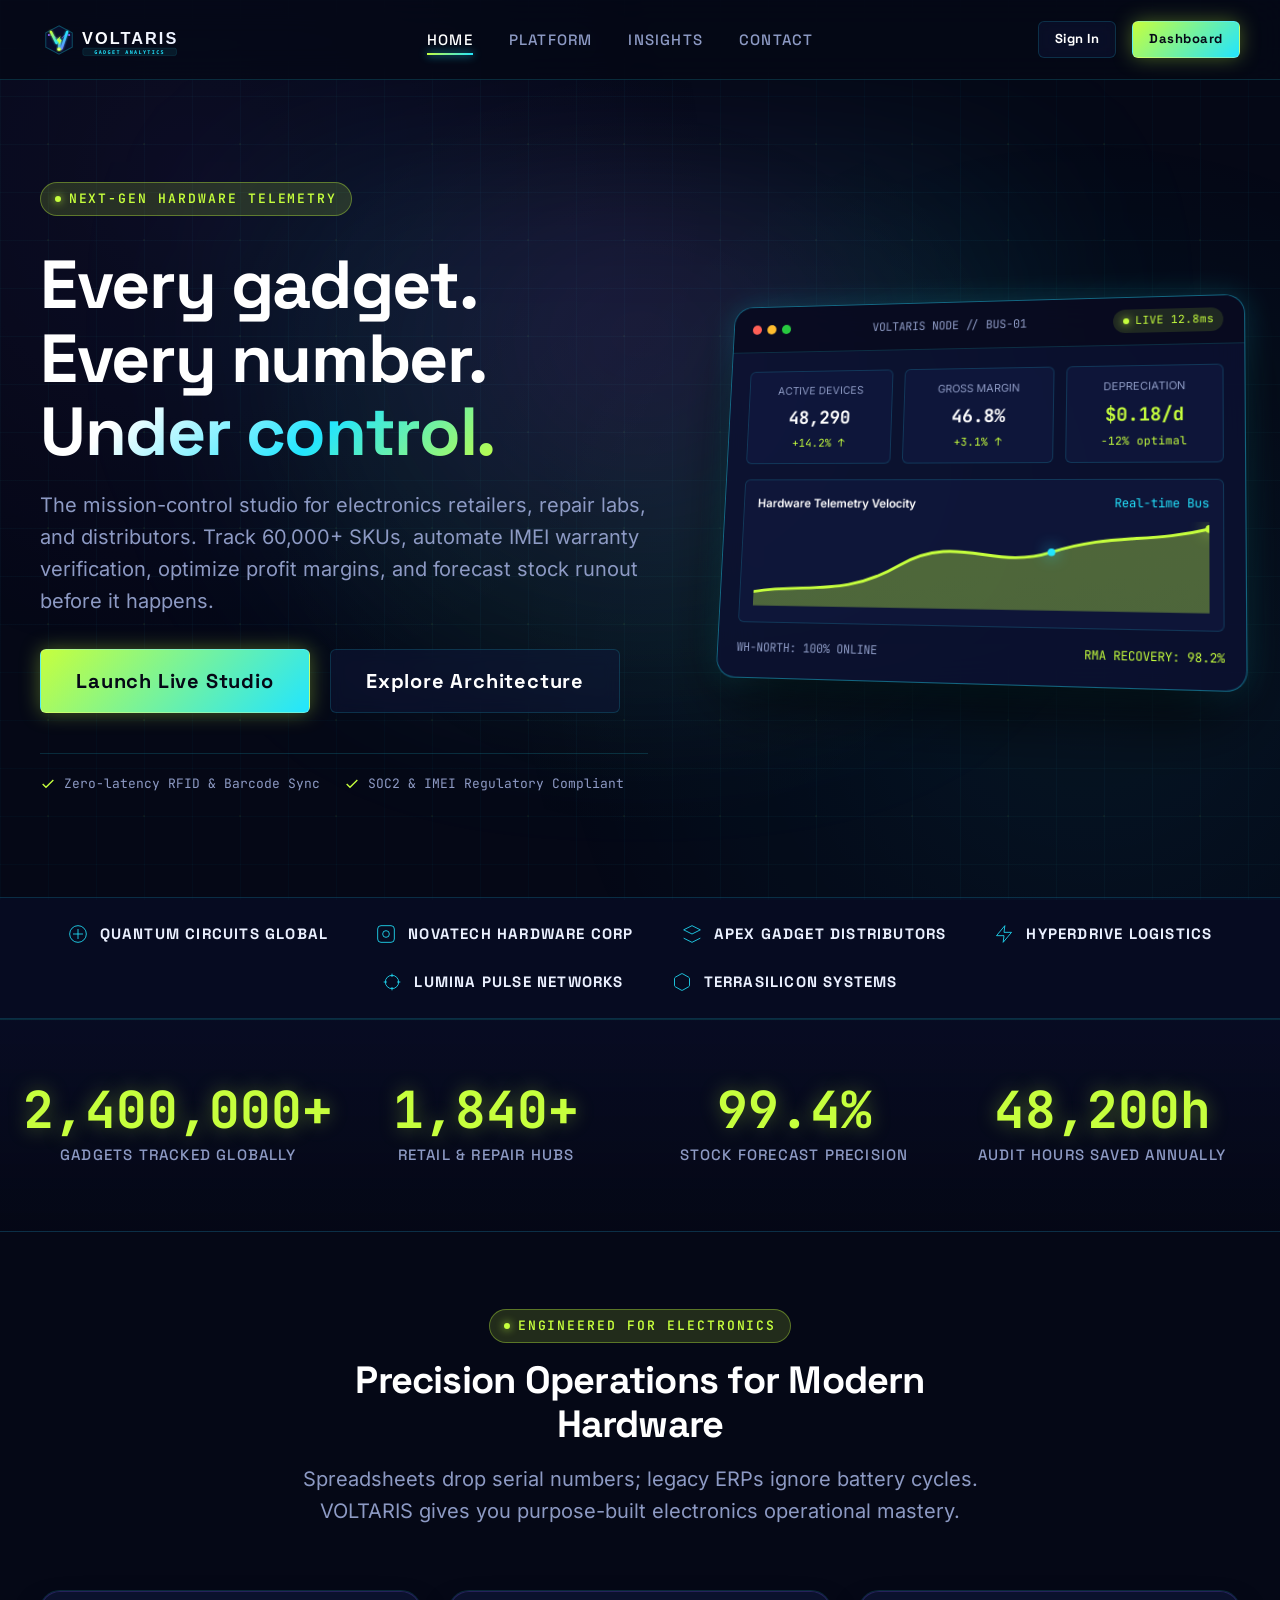
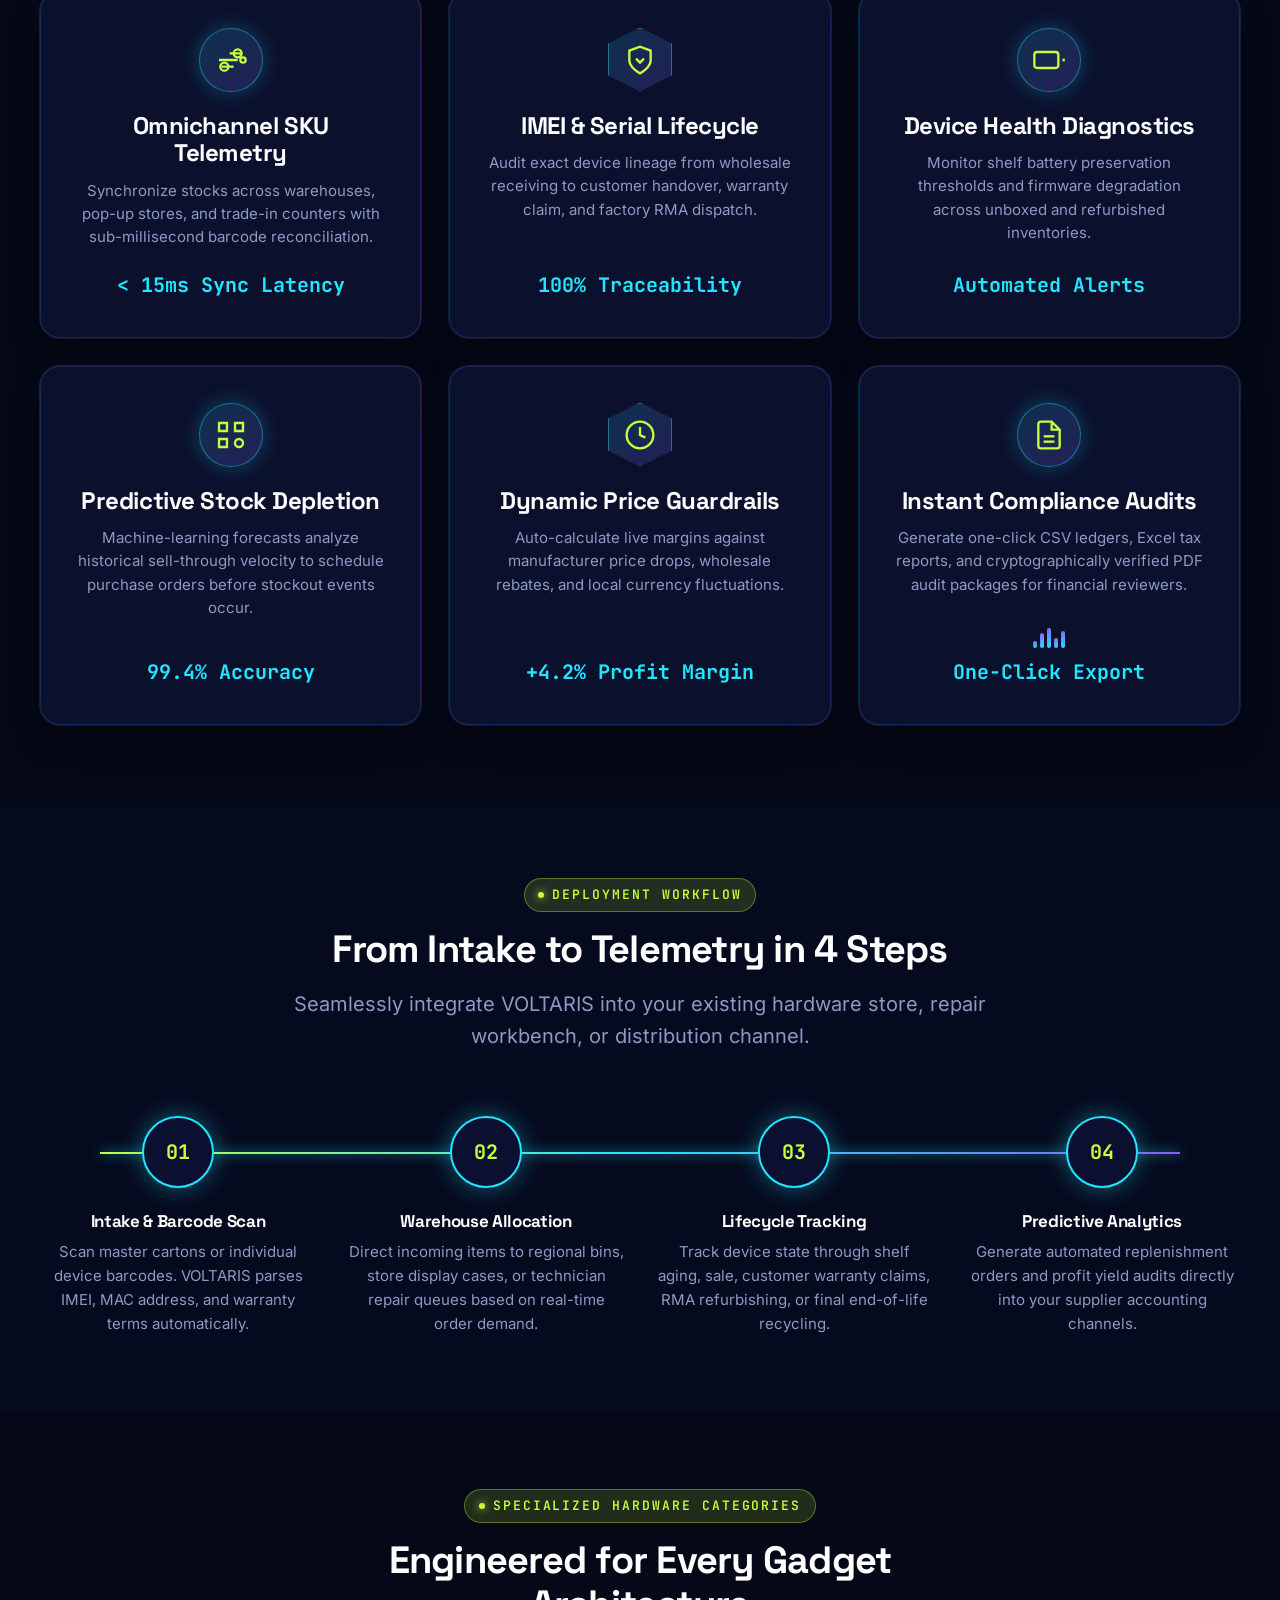
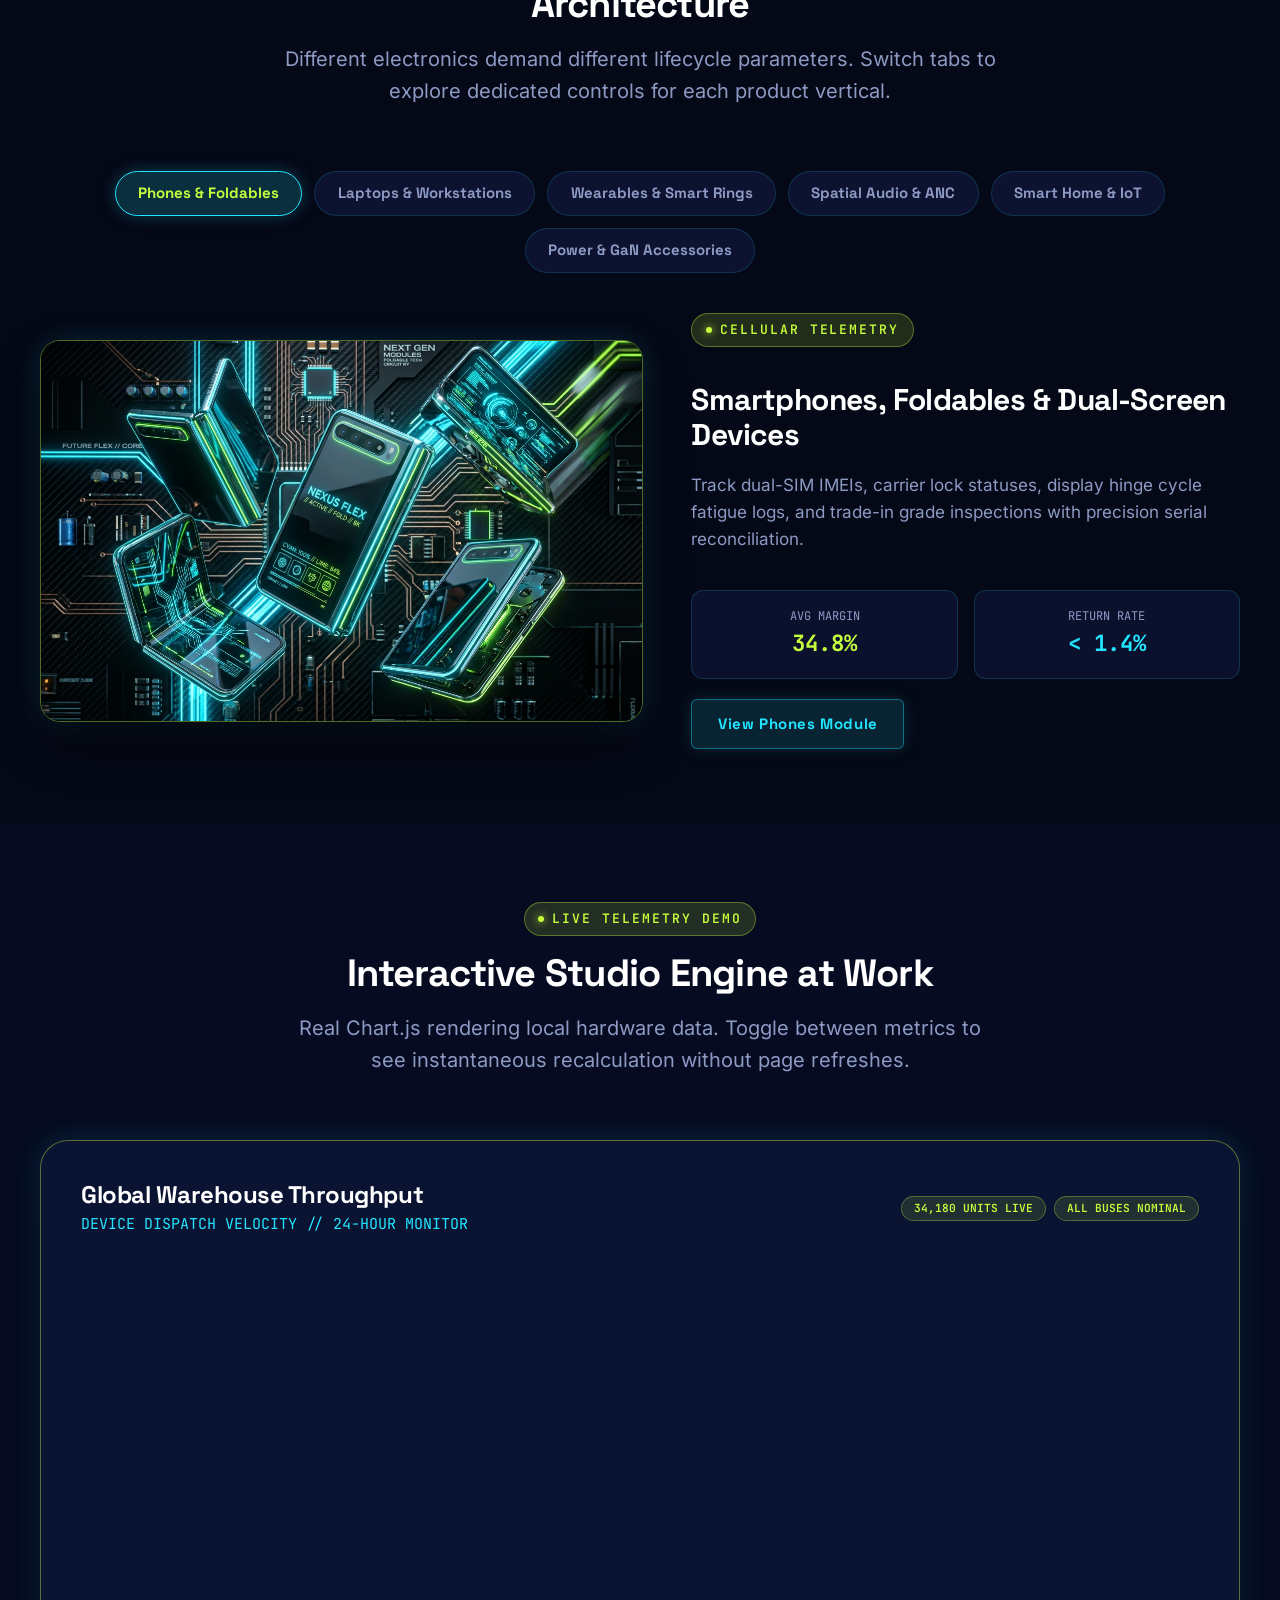
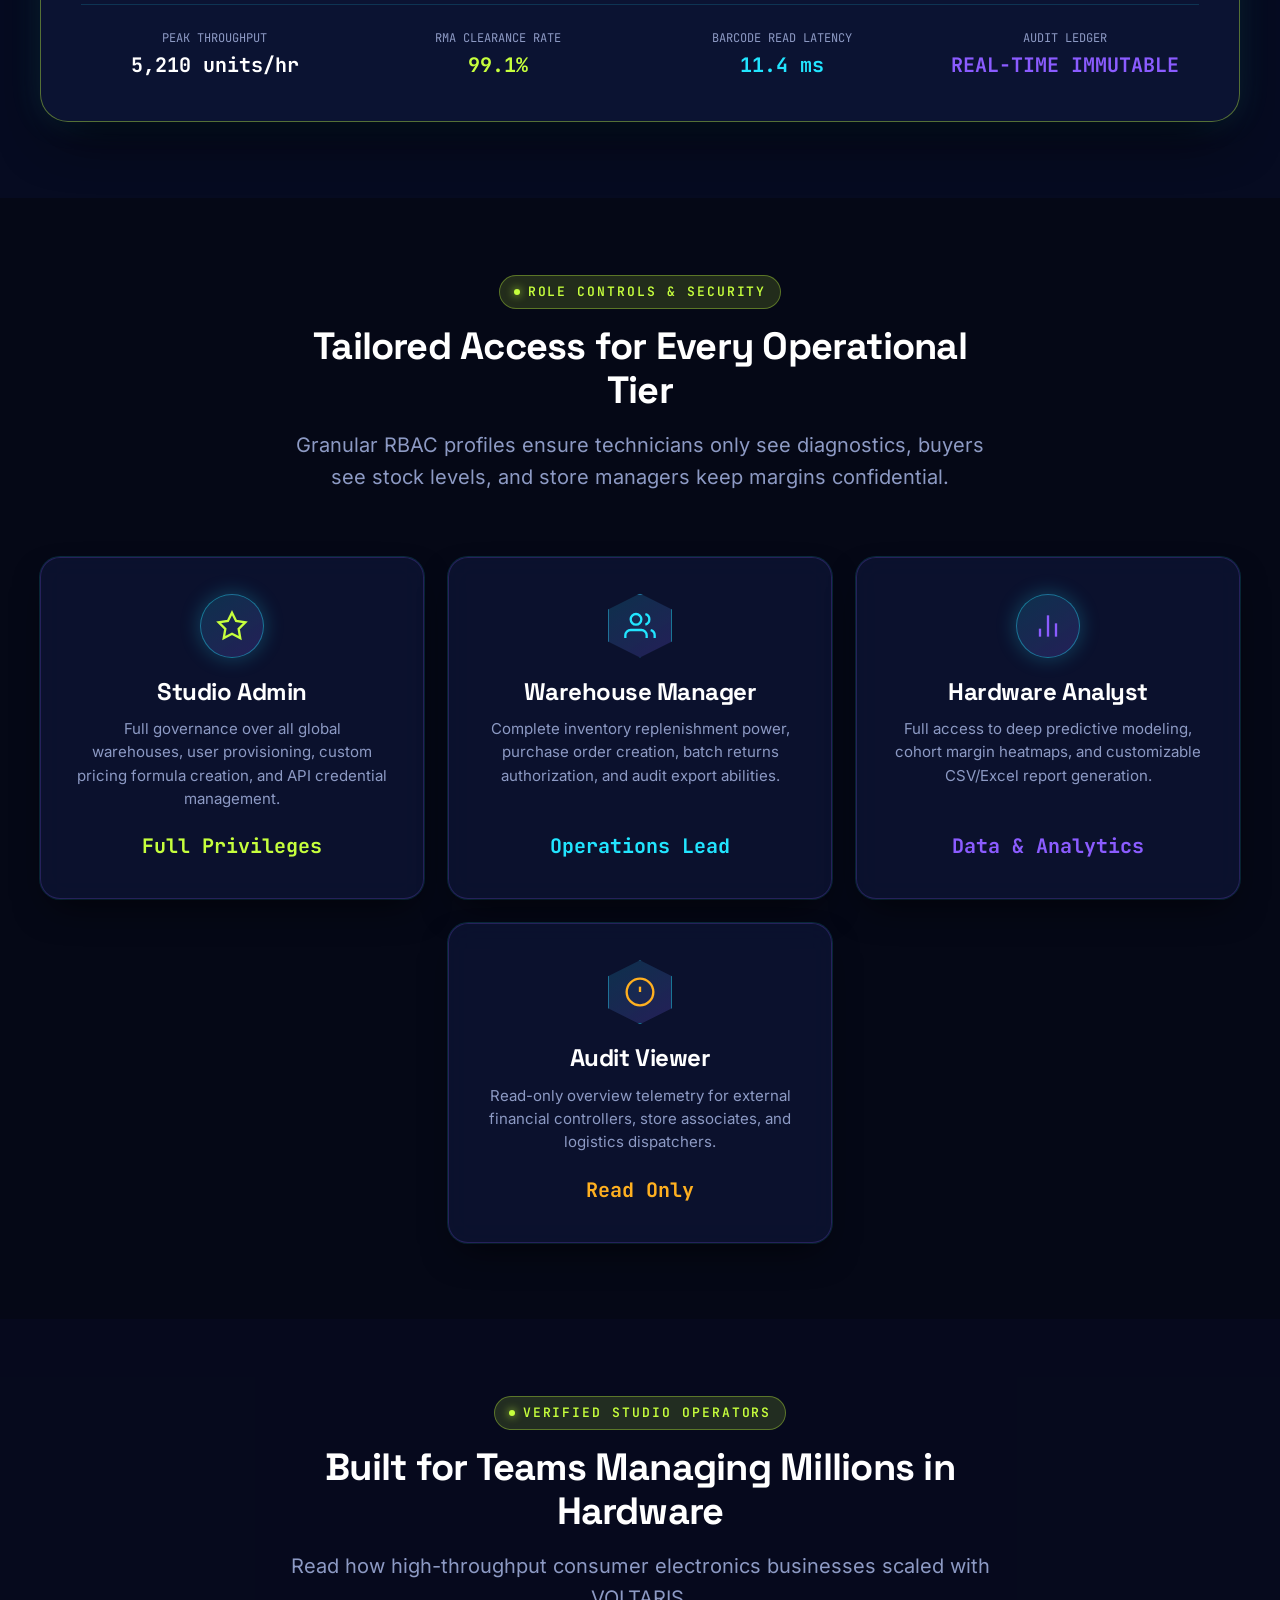
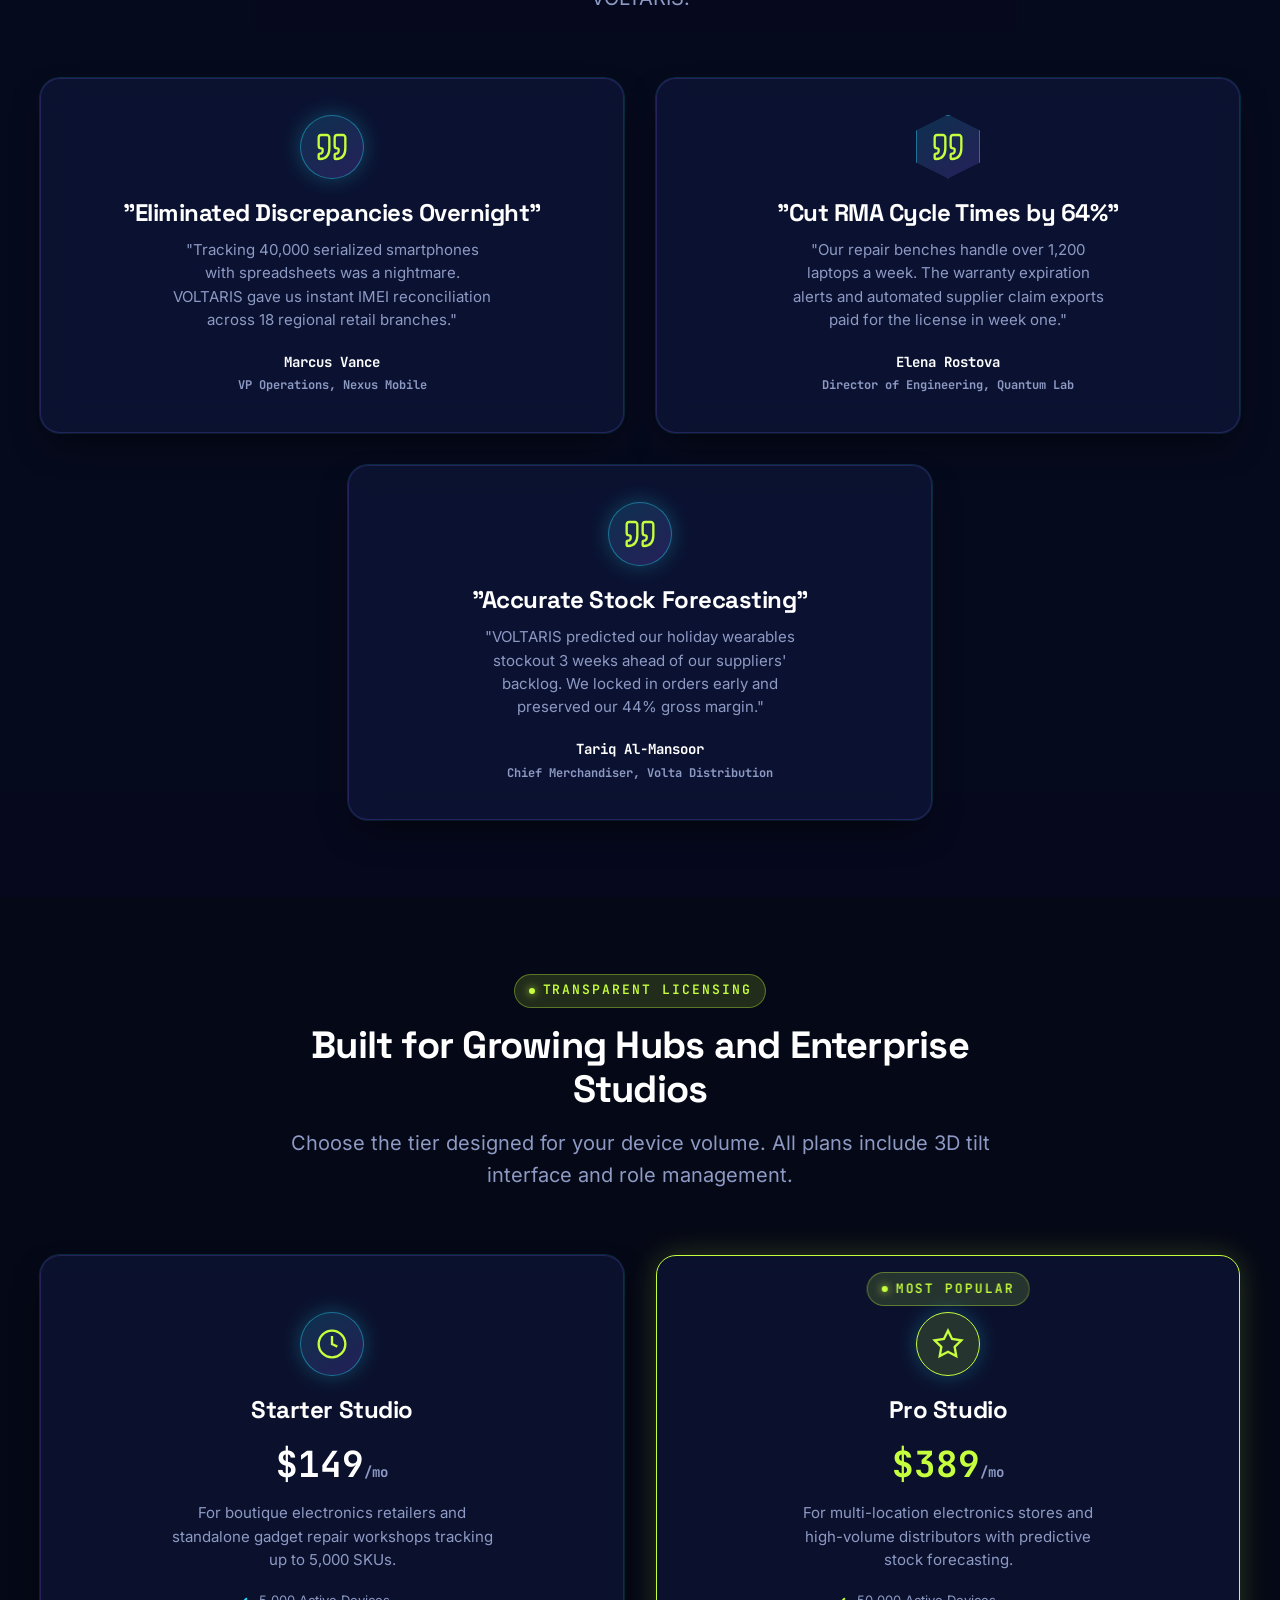
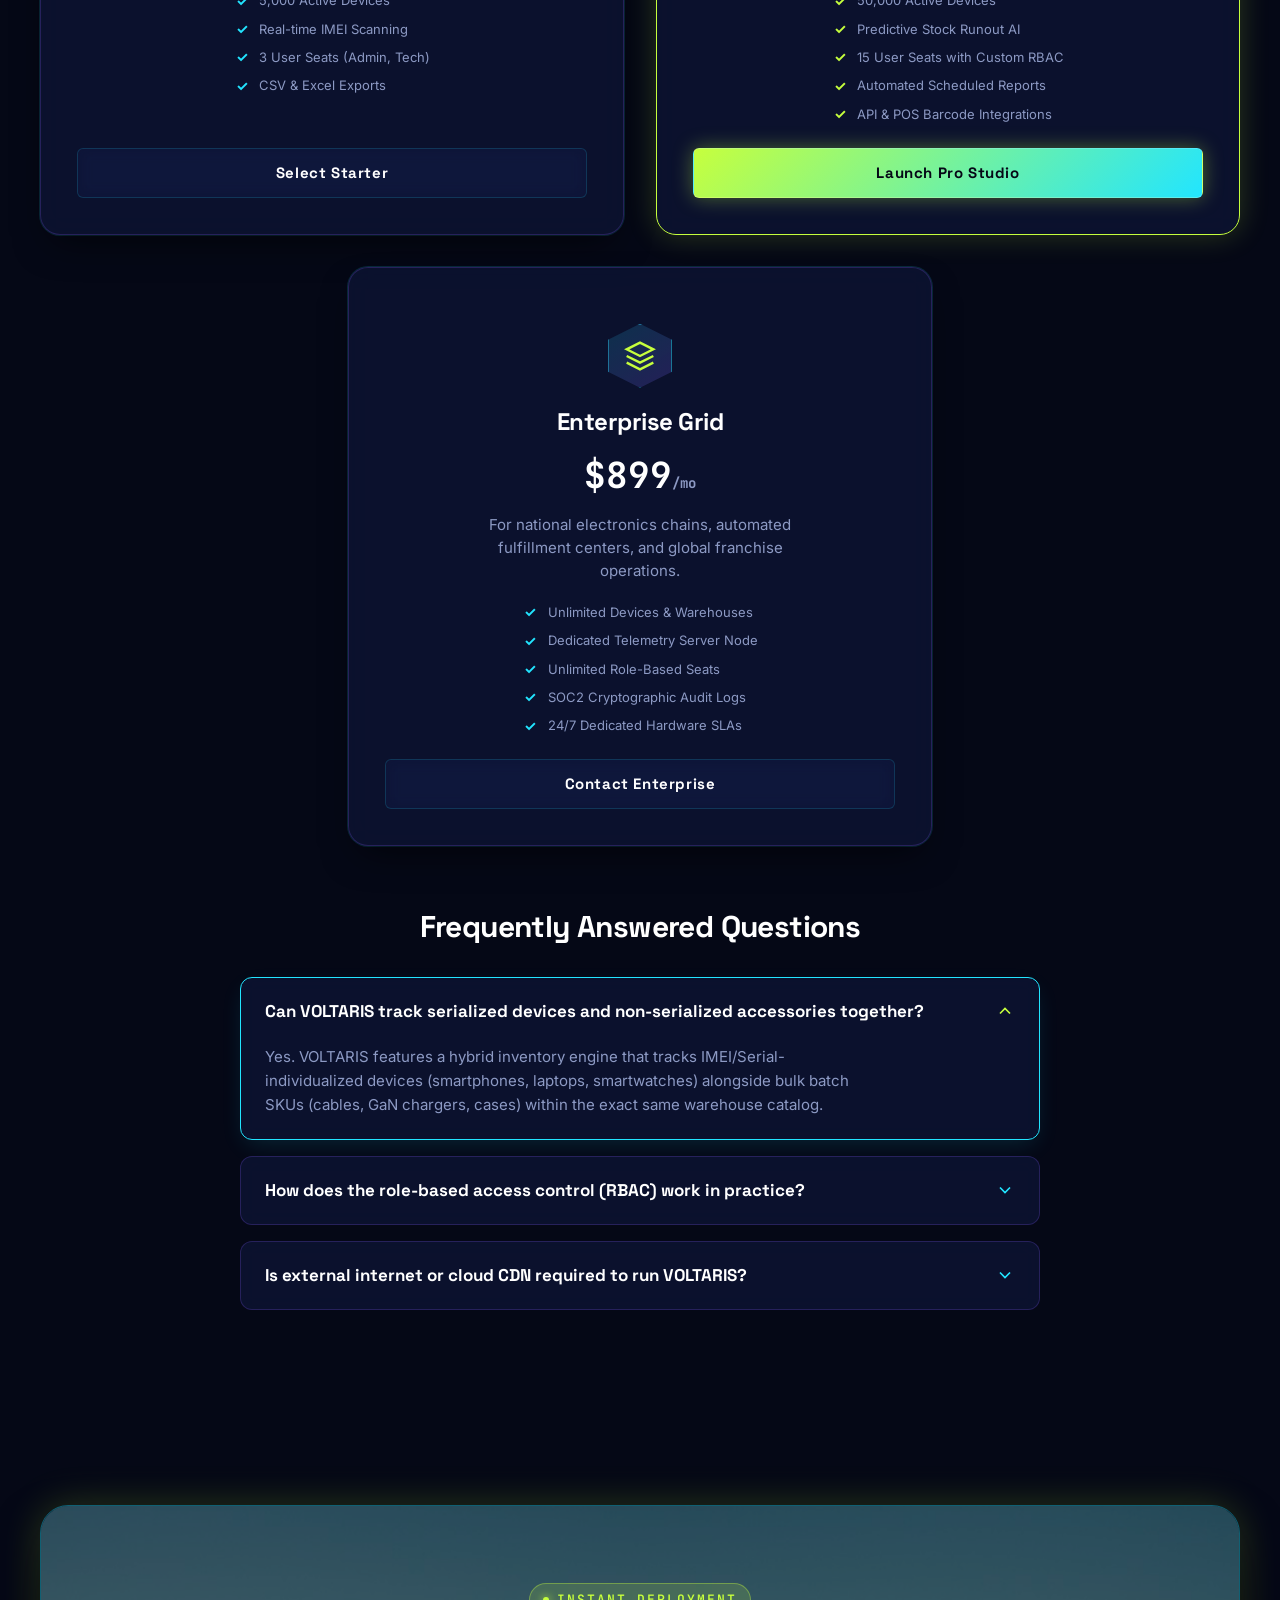
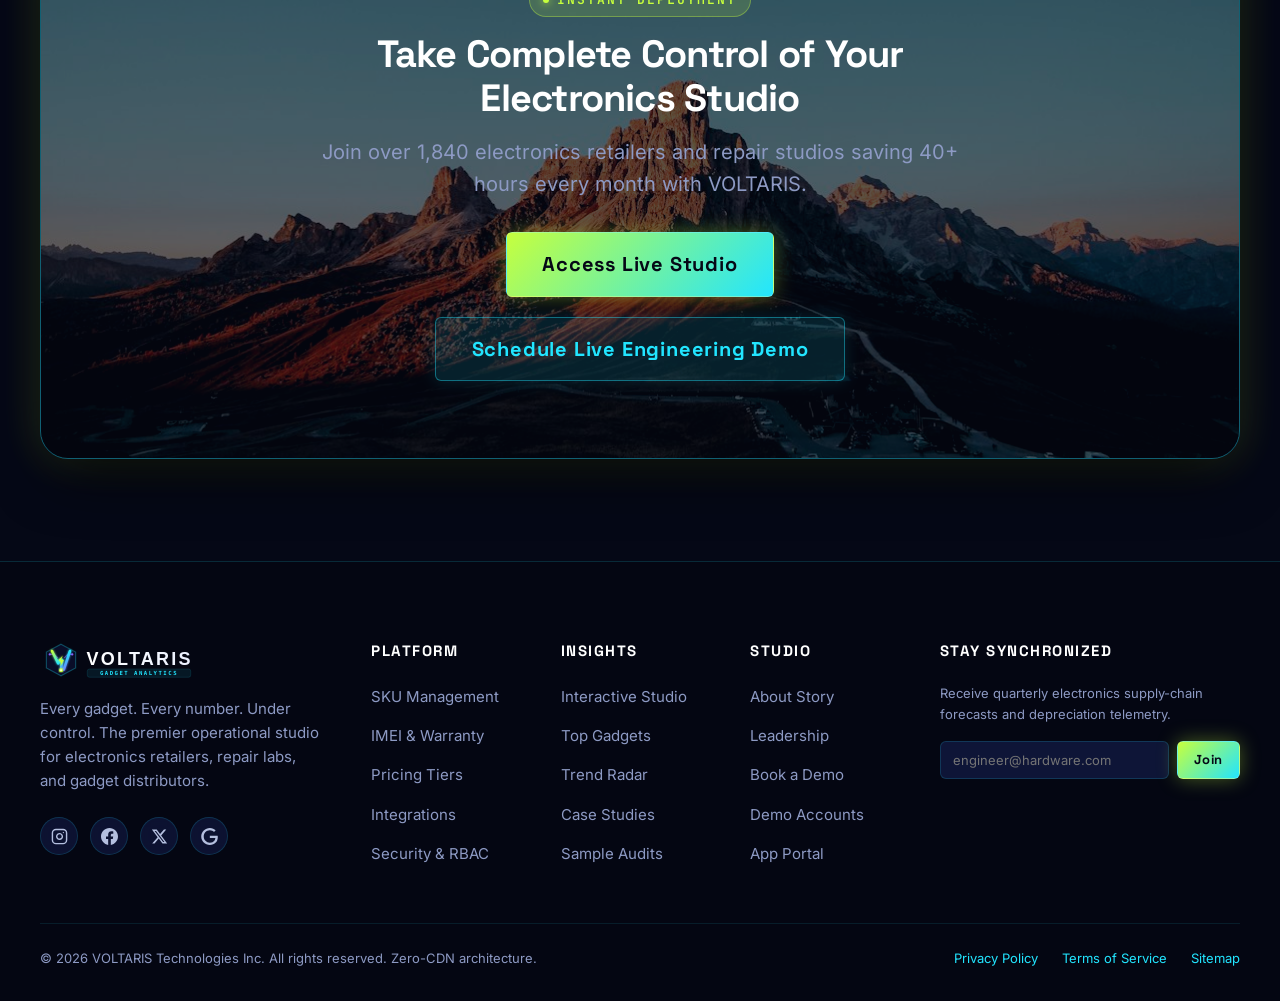
<file: index.html>
<!DOCTYPE html>
<html lang="en" data-theme="dark">
<head>
  <meta charset="UTF-8">
  <meta name="viewport" content="width=device-width, initial-scale=1.0">
  <title>VOLTARIS — Electronics Gadgets Management & Analytics Studio</title>
  <meta name="description" content="VOLTARIS is the premier management, warranty tracking, and predictive inventory analytics platform built specifically for high-velocity electronics retailers, repair studios, and gadget distributors.">
  <link rel="canonical" href="https://voltaris.studio/index.html">

  <!-- Open Graph / Twitter -->
  <meta property="og:type" content="website">
  <meta property="og:title" content="VOLTARIS — Every gadget. Every number. Under control.">
  <meta property="og:description" content="Manage inventory, track serial/IMEI device lifecycles, forecast stock run rates, and export itemized financial audits.">
  <meta property="og:image" content="images/hero/hero-gadgets-hologram.webp">
  <meta name="twitter:card" content="summary_large_image">

  <!-- Favicon -->
  <link rel="icon" type="image/svg+xml" href="images/brand/favicon.svg">

  <!-- Local Preloads -->
  <link rel="preload" href="assets/fonts/SpaceGrotesk-Bold.ttf" as="font" type="font/ttf" crossorigin>
  <link rel="preload" href="assets/fonts/Inter-Regular.ttf" as="font" type="font/ttf" crossorigin>
  <link rel="preload" href="assets/fonts/JetBrainsMono-Bold.ttf" as="font" type="font/ttf" crossorigin>

  <!-- Local Stylesheets -->
  <link rel="stylesheet" href="assets/css/tokens.css">
  <link rel="stylesheet" href="assets/css/base.css">
  <link rel="stylesheet" href="assets/css/components.css">
  <link rel="stylesheet" href="assets/css/pages.css">

  <!-- Structured Data (JSON-LD) -->
  <script type="application/ld+json">
  {
    "@context": "https://schema.org",
    "@type": "SoftwareApplication",
    "name": "VOLTARIS",
    "applicationCategory": "BusinessApplication",
    "operatingSystem": "All",
    "offers": {
      "@type": "Offer",
      "price": "149.00",
      "priceCurrency": "USD"
    },
    "description": "Electronics Gadgets Management & Analytics Studio for phones, laptops, wearables, audio, and smart devices."
  }
  </script>
</head>
<body>

  <!-- NAVIGATION BAR (STRICT: ONLY 4 LINKS: Home, Platform, Insights, Contact) -->
  <header class="site-header">
    <nav class="voltaris-nav" aria-label="Main Navigation">
      <div class="container nav-container">
        <a href="index.html" class="nav-brand" aria-label="Voltaris Home">
          <img src="images/brand/logo.svg" alt="VOLTARIS Logo" class="nav-logo-img" width="180" height="42">
        </a>

        <!-- STRICT: 4 LINKS ONLY -->
        <ul class="nav-links">
          <li><a href="index.html" class="nav-link active">Home</a></li>
          <li><a href="platform.html" class="nav-link">Platform</a></li>
          <li><a href="insights.html" class="nav-link">Insights</a></li>
          <li><a href="contact.html" class="nav-link">Contact</a></li>
        </ul>

        <!-- Right Side Nav Actions -->
        <div class="nav-actions">
          <a href="login.html" class="btn btn-ghost btn-sm">Sign In</a>
          <a href="dashboard.html" class="btn btn-volt btn-sm">Dashboard</a>
          <button class="mobile-nav-toggle" aria-label="Open Mobile Menu" type="button">
            <span></span>
            <span></span>
            <span></span>
          </button>
        </div>
      </div>
    </nav>
  </header>

  <!-- Mobile Drawer -->
  <div class="mobile-drawer" role="dialog" aria-modal="true">
    <img src="images/brand/logo.svg" alt="VOLTARIS" width="160" height="38" style="margin-bottom: 1rem;">
    <ul class="mobile-nav-links">
      <li><a href="index.html" class="nav-link active">Home</a></li>
      <li><a href="platform.html" class="nav-link">Platform</a></li>
      <li><a href="insights.html" class="nav-link">Insights</a></li>
      <li><a href="contact.html" class="nav-link">Contact</a></li>
    </ul>
    <div style="display:flex; gap:1rem; margin-top:1.5rem;">
      <a href="login.html" class="btn btn-ghost">Sign In</a>
      <a href="dashboard.html" class="btn btn-volt">Dashboard</a>
    </div>
  </div>

  <main id="main-content">

    <!-- SECTION 1: HERO -->
    <section class="hero-section" id="hero">
      <div class="hero-glow-bg"></div>
      <div class="container hero-grid">
        <div class="hero-content">
          <div class="section-tag">NEXT-GEN HARDWARE TELEMETRY</div>
          <h1 class="hero-title">
            Every gadget. Every number. <br>
            <span class="gradient-text">Under control.</span>
          </h1>
          <p class="hero-subtitle">
            The mission-control studio for electronics retailers, repair labs, and distributors. Track 60,000+ SKUs, automate IMEI warranty verification, optimize profit margins, and forecast stock runout before it happens.
          </p>
          <div class="hero-cta-group">
            <a href="dashboard.html" class="btn btn-volt btn-lg">Launch Live Studio</a>
            <a href="platform.html" class="btn btn-ghost btn-lg">Explore Architecture</a>
          </div>
          <div class="hero-trust-indicators">
            <div class="hero-trust-item">
              <svg viewBox="0 0 24 24" fill="none" stroke="currentColor" stroke-width="2"><polyline points="20 6 9 17 4 12"/></svg>
              <span>Zero-latency RFID & Barcode Sync</span>
            </div>
            <div class="hero-trust-item">
              <svg viewBox="0 0 24 24" fill="none" stroke="currentColor" stroke-width="2"><polyline points="20 6 9 17 4 12"/></svg>
              <span>SOC2 & IMEI Regulatory Compliant</span>
            </div>
          </div>
        </div>

        <!-- 3D Floating Dashboard Mock -->
        <div class="hero-mock-wrapper">
          <div class="mock-dashboard-shell">
            <div class="mock-topbar">
              <div class="mock-window-dots">
                <span class="mock-dot red"></span>
                <span class="mock-dot yellow"></span>
                <span class="mock-dot green"></span>
              </div>
              <div style="font-family:var(--font-mono); font-size:0.75rem; color:var(--muted);">VOLTARIS NODE // BUS-01</div>
              <div class="mock-live-pill">LIVE 12.8ms</div>
            </div>
            <div class="mock-body">
              <div class="mock-kpi-row">
                <div class="mock-kpi-chip">
                  <div class="mock-kpi-title">Active Devices</div>
                  <div class="mock-kpi-value" data-counter="48290">48,290</div>
                  <div class="mock-kpi-delta">+14.2% ↑</div>
                </div>
                <div class="mock-kpi-chip">
                  <div class="mock-kpi-title">Gross Margin</div>
                  <div class="mock-kpi-value">46.8%</div>
                  <div class="mock-kpi-delta">+3.1% ↑</div>
                </div>
                <div class="mock-kpi-chip">
                  <div class="mock-kpi-title">Depreciation</div>
                  <div class="mock-kpi-value" style="color:var(--volt);">$0.18/d</div>
                  <div class="mock-kpi-delta">-12% optimal</div>
                </div>
              </div>
              <div class="mock-chart-panel">
                <div style="display:flex; justify-content:space-between; margin-bottom:0.5rem; font-size:0.75rem;">
                  <span style="color:var(--text-pure); font-weight:600;">Hardware Telemetry Velocity</span>
                  <span style="font-family:var(--font-mono); color:var(--signal);">Real-time Bus</span>
                </div>
                <!-- SVG Canvas Graphic for Mock -->
                <svg class="mock-chart-svg" viewBox="0 0 480 90" fill="none">
                  <path d="M0,75 C60,65 100,80 160,45 C220,10 260,50 320,30 C380,10 420,20 480,5 L480,90 L0,90 Z" fill="url(#heroMockGrad)" opacity="0.35"/>
                  <path d="M0,75 C60,65 100,80 160,45 C220,10 260,50 320,30 C380,10 420,20 480,5" stroke="#C6FF3D" stroke-width="3" stroke-linecap="round"/>
                  <circle cx="320" cy="30" r="4" fill="#22E5FF" filter="drop-shadow(0 0 8px #22E5FF)"/>
                  <circle cx="480" cy="5" r="4" fill="#C6FF3D" filter="drop-shadow(0 0 8px #C6FF3D)"/>
                  <defs>
                    <linearGradient id="heroMockGrad" x1="0" y1="0" x2="0" y2="90">
                      <stop offset="0%" stop-color="#C6FF3D"/>
                      <stop offset="100%" stop-color="#22E5FF" stop-opacity="0"/>
                    </linearGradient>
                  </defs>
                </svg>
              </div>
              <div style="display:flex; justify-content:space-between; font-size:0.75rem; color:var(--muted); font-family:var(--font-mono);">
                <span>WH-NORTH: 100% ONLINE</span>
                <span style="color:var(--volt);">RMA RECOVERY: 98.2%</span>
              </div>
            </div>
          </div>
        </div>
      </div>
    </section>

    <!-- SECTION 2: TRUSTED-BY SHOWCASE -->
    <div class="marquee-container" aria-label="Partner Electronics Distributors">
      <div class="marquee-track">
        <div class="marquee-item"><svg viewBox="0 0 24 24" fill="none" stroke="currentColor"><circle cx="12" cy="12" r="10"/><path d="M12 6v12M6 12h12"/></svg> QUANTUM CIRCUITS GLOBAL</div>
        <div class="marquee-item"><svg viewBox="0 0 24 24" fill="none" stroke="currentColor"><rect x="2" y="2" width="20" height="20" rx="4"/><circle cx="12" cy="12" r="4"/></svg> NOVATECH HARDWARE CORP</div>
        <div class="marquee-item"><svg viewBox="0 0 24 24" fill="none" stroke="currentColor"><polygon points="12 2 2 7 12 12 22 7 12 2"/><polyline points="2 17 12 22 22 17"/></svg> APEX GADGET DISTRIBUTORS</div>
        <div class="marquee-item"><svg viewBox="0 0 24 24" fill="none" stroke="currentColor"><path d="M13 2L3 14h9l-1 8 10-12h-9l1-8z"/></svg> HYPERDRIVE LOGISTICS</div>
        <div class="marquee-item"><svg viewBox="0 0 24 24" fill="none" stroke="currentColor"><circle cx="12" cy="12" r="8"/><path d="M12 2v4M12 18v4M2 12h4M18 12h4"/></svg> LUMINA PULSE NETWORKS</div>
        <div class="marquee-item"><svg viewBox="0 0 24 24" fill="none" stroke="currentColor"><path d="M21 16V8a2 2 0 0 0-1-1.73l-7-4a2 2 0 0 0-2 0l-7 4A2 2 0 0 0 3 8v8a2 2 0 0 0 1 1.73l7 4a2 2 0 0 0 2 0l7-4A2 2 0 0 0 21 16z"/></svg> TERRASILICON SYSTEMS</div>
      </div>
    </div>

    <!-- SECTION 3: ANIMATED STATS BAND -->
    <section class="stats-band" id="stats">
      <div class="container stats-grid">
        <div class="stat-item">
          <div class="stat-number" data-counter="2400000" data-suffix="+">2,400,000+</div>
          <div class="stat-label">Gadgets Tracked Globally</div>
        </div>
        <div class="stat-item">
          <div class="stat-number" data-counter="1840" data-suffix="+">1,840+</div>
          <div class="stat-label">Retail & Repair Hubs</div>
        </div>
        <div class="stat-item">
          <div class="stat-number" data-counter="99.4" data-suffix="%">99.4%</div>
          <div class="stat-label">Stock Forecast Precision</div>
        </div>
        <div class="stat-item">
          <div class="stat-number" data-counter="48200" data-suffix="h">48,200h</div>
          <div class="stat-label">Audit Hours Saved Annually</div>
        </div>
      </div>
    </section>

    <!-- SECTION 4: CORE CAPABILITIES (6 TILT CARDS WITH ROTATING ELECTRONICS ANIMATIONS & STRICT CENTER ALIGNMENT) -->
    <section id="capabilities">
      <div class="container">
        <div class="section-header">
          <div class="section-tag">ENGINEERED FOR ELECTRONICS</div>
          <h2>Precision Operations for Modern Hardware</h2>
          <p>Spreadsheets drop serial numbers; legacy ERPs ignore battery cycles. VOLTARIS gives you purpose-built electronics operational mastery.</p>
        </div>

        <div class="capabilities-grid" style="display:grid; grid-template-columns: repeat(auto-fit, minmax(min(100%, 300px), 1fr)); gap: 1.75rem;">
          
          <!-- Card 1: Circuit-Border animation -->
          <div class="tilt-card-wrapper" data-tilt>
            <div class="tilt-card anim-circuit-border">
              <div class="tilt-card-content">
                <div class="card-icon-badge">
                  <svg viewBox="0 0 24 24" fill="none" stroke="currentColor"><path d="M20 7h-9M14 17H5M17 12H3"/><circle cx="17" cy="7" r="3"/><circle cx="7" cy="17" r="3"/><circle cx="21" cy="12" r="2"/></svg>
                </div>
                <h3 class="tilt-card-title">Omnichannel SKU Telemetry</h3>
                <p class="tilt-card-desc">Synchronize stocks across warehouses, pop-up stores, and trade-in counters with sub-millisecond barcode reconciliation.</p>
                <div class="tilt-card-metric">&lt; 15ms Sync Latency</div>
              </div>
            </div>
          </div>

          <!-- Card 2: Signal-Ring animation -->
          <div class="tilt-card-wrapper" data-tilt>
            <div class="tilt-card anim-signal-ring">
              <div class="tilt-card-content">
                <div class="card-icon-badge badge-hex">
                  <svg viewBox="0 0 24 24" fill="none" stroke="currentColor"><path d="M12 22s8-4 8-10V5l-8-3-8 3v7c0 6 8 10 8 10z"/><polyline points="9 11 12 14 15 11"/></svg>
                </div>
                <h3 class="tilt-card-title">IMEI & Serial Lifecycle</h3>
                <p class="tilt-card-desc">Audit exact device lineage from wholesale receiving to customer handover, warranty claim, and factory RMA dispatch.</p>
                <div class="tilt-card-metric">100% Traceability</div>
              </div>
            </div>
          </div>

          <!-- Card 3: Battery-Bar animation -->
          <div class="tilt-card-wrapper" data-tilt>
            <div class="tilt-card anim-battery-bar">
              <div class="tilt-card-content">
                <div class="card-icon-badge">
                  <svg viewBox="0 0 24 24" fill="none" stroke="currentColor"><rect x="1" y="6" width="18" height="12" rx="2"/><line x1="23" y1="11" x2="23" y2="13"/></svg>
                </div>
                <h3 class="tilt-card-title">Device Health Diagnostics</h3>
                <p class="tilt-card-desc">Monitor shelf battery preservation thresholds and firmware degradation across unboxed and refurbished inventories.</p>
                <div class="tilt-card-metric">Automated Alerts</div>
              </div>
            </div>
          </div>

          <!-- Card 4: Laser-Scan animation -->
          <div class="tilt-card-wrapper" data-tilt>
            <div class="tilt-card anim-laser-scan">
              <div class="tilt-card-content">
                <div class="card-icon-badge">
                  <svg viewBox="0 0 24 24" fill="none" stroke="currentColor"><path d="M3 3h6v6H3zM15 3h6v6h-6zM3 15h6v6H3z"/><circle cx="18" cy="18" r="3"/></svg>
                </div>
                <h3 class="tilt-card-title">Predictive Stock Depletion</h3>
                <p class="tilt-card-desc">Machine-learning forecasts analyze historical sell-through velocity to schedule purchase orders before stockout events occur.</p>
                <div class="tilt-card-metric">99.4% Accuracy</div>
              </div>
            </div>
          </div>

          <!-- Card 5: Blinking-LED animation -->
          <div class="tilt-card-wrapper" data-tilt>
            <div class="tilt-card anim-blinking-led">
              <div class="tilt-card-content">
                <div class="card-icon-badge badge-hex">
                  <svg viewBox="0 0 24 24" fill="none" stroke="currentColor"><circle cx="12" cy="12" r="10"/><polyline points="12 6 12 12 16 14"/></svg>
                </div>
                <h3 class="tilt-card-title">Dynamic Price Guardrails</h3>
                <p class="tilt-card-desc">Auto-calculate live margins against manufacturer price drops, wholesale rebates, and local currency fluctuations.</p>
                <div class="tilt-card-metric">+4.2% Profit Margin</div>
              </div>
            </div>
          </div>

          <!-- Card 6: Equalizer-Bars animation -->
          <div class="tilt-card-wrapper" data-tilt>
            <div class="tilt-card anim-equalizer-bars">
              <div class="tilt-card-content">
                <div class="card-icon-badge">
                  <svg viewBox="0 0 24 24" fill="none" stroke="currentColor"><path d="M14 2H6a2 2 0 0 0-2 2v16a2 2 0 0 0 2 2h12a2 2 0 0 0 2-2V8z"/><polyline points="14 2 14 8 20 8"/><line x1="16" y1="13" x2="8" y2="13"/><line x1="16" y1="17" x2="8" y2="17"/></svg>
                </div>
                <h3 class="tilt-card-title">Instant Compliance Audits</h3>
                <p class="tilt-card-desc">Generate one-click CSV ledgers, Excel tax reports, and cryptographically verified PDF audit packages for financial reviewers.</p>
                <div class="equalizer-wrapper">
                  <div class="equalizer-bar"></div>
                  <div class="equalizer-bar"></div>
                  <div class="equalizer-bar"></div>
                  <div class="equalizer-bar"></div>
                  <div class="equalizer-bar"></div>
                </div>
                <div class="tilt-card-metric" style="margin-top:0.5rem;">One-Click Export</div>
              </div>
            </div>
          </div>

        </div>
      </div>
    </section>

    <!-- SECTION 5: HOW IT WORKS (4-STEP TIMELINE WITH CIRCUIT CONNECTOR) -->
    <section id="how-it-works" style="background: rgba(11, 16, 48, 0.35);">
      <div class="container">
        <div class="section-header">
          <div class="section-tag">DEPLOYMENT WORKFLOW</div>
          <h2>From Intake to Telemetry in 4 Steps</h2>
          <p>Seamlessly integrate VOLTARIS into your existing hardware store, repair workbench, or distribution channel.</p>
        </div>

        <div class="timeline-wrapper">
          <div class="timeline-connector"></div>
          <div class="timeline-grid">
            
            <div class="timeline-step-card">
              <div class="timeline-node">01</div>
              <h3 style="margin-bottom:0.5rem; font-size:var(--fs-base);">Intake & Barcode Scan</h3>
              <p style="font-size:var(--fs-sm);">Scan master cartons or individual device barcodes. VOLTARIS parses IMEI, MAC address, and warranty terms automatically.</p>
            </div>

            <div class="timeline-step-card">
              <div class="timeline-node">02</div>
              <h3 style="margin-bottom:0.5rem; font-size:var(--fs-base);">Warehouse Allocation</h3>
              <p style="font-size:var(--fs-sm);">Direct incoming items to regional bins, store display cases, or technician repair queues based on real-time order demand.</p>
            </div>

            <div class="timeline-step-card">
              <div class="timeline-node">03</div>
              <h3 style="margin-bottom:0.5rem; font-size:var(--fs-base);">Lifecycle Tracking</h3>
              <p style="font-size:var(--fs-sm);">Track device state through shelf aging, sale, customer warranty claims, RMA refurbishing, or final end-of-life recycling.</p>
            </div>

            <div class="timeline-step-card">
              <div class="timeline-node">04</div>
              <h3 style="margin-bottom:0.5rem; font-size:var(--fs-base);">Predictive Analytics</h3>
              <p style="font-size:var(--fs-sm);">Generate automated replenishment orders and profit yield audits directly into your supplier accounting channels.</p>
            </div>

          </div>
        </div>
      </div>
    </section>

    <!-- SECTION 6: PRODUCT CATEGORY EXPLORER (TABS WITH LOCAL WEBP IMAGES + KPIS) -->
    <section id="categories">
      <div class="container">
        <div class="section-header">
          <div class="section-tag">SPECIALIZED HARDWARE CATEGORIES</div>
          <h2>Engineered for Every Gadget Architecture</h2>
          <p>Different electronics demand different lifecycle parameters. Switch tabs to explore dedicated controls for each product vertical.</p>
        </div>

        <div class="category-tabs-nav">
          <button type="button" class="cat-tab-btn active" data-category="phones">Phones & Foldables</button>
          <button type="button" class="cat-tab-btn" data-category="laptops">Laptops & Workstations</button>
          <button type="button" class="cat-tab-btn" data-category="wearables">Wearables & Smart Rings</button>
          <button type="button" class="cat-tab-btn" data-category="audio">Spatial Audio & ANC</button>
          <button type="button" class="cat-tab-btn" data-category="smarthome">Smart Home & IoT</button>
          <button type="button" class="cat-tab-btn" data-category="accessories">Power & GaN Accessories</button>
        </div>

        <!-- Tab 1: Phones -->
        <div class="category-tab-pane active" data-category-pane="phones">
          <div class="cat-img-box">
            <img src="images/products/cat-phones.webp" alt="Next-generation foldable smartphones on circuit board with neon rim lighting" width="800" height="600" loading="lazy">
          </div>
          <div class="cat-info-box">
            <div class="section-tag">CELLULAR TELEMETRY</div>
            <h3>Smartphones, Foldables & Dual-Screen Devices</h3>
            <p>Track dual-SIM IMEIs, carrier lock statuses, display hinge cycle fatigue logs, and trade-in grade inspections with precision serial reconciliation.</p>
            <div class="cat-kpis-grid">
              <div class="cat-kpi-card">
                <div style="font-size:0.75rem; color:var(--muted); font-family:var(--font-mono);">AVG MARGIN</div>
                <div style="font-size:1.4rem; font-weight:700; color:var(--volt); font-family:var(--font-mono);">34.8%</div>
              </div>
              <div class="cat-kpi-card">
                <div style="font-size:0.75rem; color:var(--muted); font-family:var(--font-mono);">RETURN RATE</div>
                <div style="font-size:1.4rem; font-weight:700; color:var(--signal); font-family:var(--font-mono);">&lt; 1.4%</div>
              </div>
            </div>
            <a href="platform.html" class="btn btn-signal">View Phones Module</a>
          </div>
        </div>

        <!-- Tab 2: Laptops -->
        <div class="category-tab-pane" data-category-pane="laptops">
          <div class="cat-img-box">
            <img src="images/products/cat-laptops.webp" alt="Titanium slim workstation laptop with illuminated keyboard and holographic code" width="800" height="600" loading="lazy">
          </div>
          <div class="cat-info-box">
            <div class="section-tag">COMPUTE FLEET</div>
            <h3>Workstations, Ultrabooks & Gaming Laptops</h3>
            <p>Manage CPU/GPU specification variations, SSD health wear leveling, OEM extended warranties, and enterprise bulk deployment tagging.</p>
            <div class="cat-kpis-grid">
              <div class="cat-kpi-card">
                <div style="font-size:0.75rem; color:var(--muted); font-family:var(--font-mono);">AVG MARGIN</div>
                <div style="font-size:1.4rem; font-weight:700; color:var(--volt); font-family:var(--font-mono);">32.6%</div>
              </div>
              <div class="cat-kpi-card">
                <div style="font-size:0.75rem; color:var(--muted); font-family:var(--font-mono);">TURNOVER VELOCITY</div>
                <div style="font-size:1.4rem; font-weight:700; color:var(--signal); font-family:var(--font-mono);">21 Days</div>
              </div>
            </div>
            <a href="platform.html" class="btn btn-signal">View Laptops Module</a>
          </div>
        </div>

        <!-- Tab 3: Wearables -->
        <div class="category-tab-pane" data-category-pane="wearables">
          <div class="cat-img-box">
            <img src="images/products/cat-wearables.webp" alt="Titanium smartwatch with biometric holographic optical sensor and smart ring" width="800" height="600" loading="lazy">
          </div>
          <div class="cat-info-box">
            <div class="section-tag">BIOMETRIC HARDWARE</div>
            <h3>Smartwatches, Sports Trackers & Rings</h3>
            <p>Monitor optical sensor calibration batches, IP68 water resistance seals, skin-contact hygiene certifications, and micro-battery shelf maintenance.</p>
            <div class="cat-kpis-grid">
              <div class="cat-kpi-card">
                <div style="font-size:0.75rem; color:var(--muted); font-family:var(--font-mono);">AVG MARGIN</div>
                <div style="font-size:1.4rem; font-weight:700; color:var(--volt); font-family:var(--font-mono);">44.2%</div>
              </div>
              <div class="cat-kpi-card">
                <div style="font-size:0.75rem; color:var(--muted); font-family:var(--font-mono);">UNITS ACTIVE</div>
                <div style="font-size:1.4rem; font-weight:700; color:var(--signal); font-family:var(--font-mono);">82,400+</div>
              </div>
            </div>
            <a href="platform.html" class="btn btn-signal">View Wearables Module</a>
          </div>
        </div>

        <!-- Tab 4: Audio -->
        <div class="category-tab-pane" data-category-pane="audio">
          <div class="cat-img-box">
            <img src="images/products/cat-audio.webp" alt="High-fidelity noise-cancelling headphones and wireless earbuds with soundwave rings" width="800" height="600" loading="lazy">
          </div>
          <div class="cat-info-box">
            <div class="section-tag">ACOUSTIC ENGINEERING</div>
            <h3>ANC Headphones, Studio Pods & Soundbars</h3>
            <p>Track driver batch matching, Bluetooth BLE pairing serials, ear-cushion refurbishment inventory, and high-margin seasonal bundle sales.</p>
            <div class="cat-kpis-grid">
              <div class="cat-kpi-card">
                <div style="font-size:0.75rem; color:var(--muted); font-family:var(--font-mono);">AVG MARGIN</div>
                <div style="font-size:1.4rem; font-weight:700; color:var(--volt); font-family:var(--font-mono);">48.5%</div>
              </div>
              <div class="cat-kpi-card">
                <div style="font-size:0.75rem; color:var(--muted); font-family:var(--font-mono);">STOCK VELOCITY</div>
                <div style="font-size:1.4rem; font-weight:700; color:var(--signal); font-family:var(--font-mono);">410/mo</div>
              </div>
            </div>
            <a href="platform.html" class="btn btn-signal">View Audio Module</a>
          </div>
        </div>

        <!-- Tab 5: Smart Home -->
        <div class="category-tab-pane" data-category-pane="smarthome">
          <div class="cat-img-box">
            <img src="images/products/cat-smarthome.webp" alt="Smart home interactive glass touchscreen hub console and security telemetry" width="800" height="600" loading="lazy">
          </div>
          <div class="cat-info-box">
            <div class="section-tag">IOT ECOSYSTEMS</div>
            <h3>Control Hubs, AI Cameras & Environmental Nodes</h3>
            <p>Manage Matter protocol firmware variants, Wi-Fi 6E chipset lots, security camera MAC pairings, and home installer distribution channels.</p>
            <div class="cat-kpis-grid">
              <div class="cat-kpi-card">
                <div style="font-size:0.75rem; color:var(--muted); font-family:var(--font-mono);">AVG MARGIN</div>
                <div style="font-size:1.4rem; font-weight:700; color:var(--volt); font-family:var(--font-mono);">45.8%</div>
              </div>
              <div class="cat-kpi-card">
                <div style="font-size:0.75rem; color:var(--muted); font-family:var(--font-mono);">HUB COMPATIBILITY</div>
                <div style="font-size:1.4rem; font-weight:700; color:var(--signal); font-family:var(--font-mono);">100% Matter</div>
              </div>
            </div>
            <a href="platform.html" class="btn btn-signal">View Smart Home Module</a>
          </div>
        </div>

        <!-- Tab 6: Accessories -->
        <div class="category-tab-pane" data-category-pane="accessories">
          <div class="cat-img-box">
            <img src="images/products/cat-accessories.webp" alt="High-power GaN transparent magnetic charger and Thunderbolt docking station" width="800" height="600" loading="lazy">
          </div>
          <div class="cat-info-box">
            <div class="section-tag">POWER INFRASTRUCTURE</div>
            <h3>GaN Fast Chargers, Docks & Braided Cables</h3>
            <p>High-volume accessory replenishment algorithms, margin optimization on point-of-sale impulse purchases, and bulk packaging barcodes.</p>
            <div class="cat-kpis-grid">
              <div class="cat-kpi-card">
                <div style="font-size:0.75rem; color:var(--muted); font-family:var(--font-mono);">AVG MARGIN</div>
                <div style="font-size:1.4rem; font-weight:700; color:var(--volt); font-family:var(--font-mono);">58.4%</div>
              </div>
              <div class="cat-kpi-card">
                <div style="font-size:0.75rem; color:var(--muted); font-family:var(--font-mono);">TURNOVER TIME</div>
                <div style="font-size:1.4rem; font-weight:700; color:var(--signal); font-family:var(--font-mono);">9.5 Days</div>
              </div>
            </div>
            <a href="platform.html" class="btn btn-signal">View Accessories Module</a>
          </div>
        </div>

      </div>
    </section>

    <!-- SECTION 7: LIVE MINI-DASHBOARD PREVIEW -->
    <section id="preview" style="background: rgba(11, 16, 48, 0.45);">
      <div class="container">
        <div class="section-header">
          <div class="section-tag">LIVE TELEMETRY DEMO</div>
          <h2>Interactive Studio Engine at Work</h2>
          <p>Real Chart.js rendering local hardware data. Toggle between metrics to see instantaneous recalculation without page refreshes.</p>
        </div>

        <div style="background:var(--bg-card); border:1px solid var(--border-line-hover); border-radius:var(--radius-xl); padding:clamp(1.5rem, 4vw, 2.5rem); box-shadow:var(--shadow-elevated);">
          <div style="display:flex; justify-content:space-between; align-items:center; margin-bottom:1.5rem; flex-wrap:wrap; gap:1rem;">
            <div>
              <h3 style="font-size:var(--fs-lg); margin-bottom:0.25rem;">Global Warehouse Throughput</h3>
              <p style="font-size:var(--fs-sm); font-family:var(--font-mono); color:var(--signal);">DEVICE DISPATCH VELOCITY // 24-HOUR MONITOR</p>
            </div>
            <div style="display:flex; gap:0.5rem;">
              <span class="status-chip in-stock">34,180 UNITS LIVE</span>
              <span class="status-chip in-stock">ALL BUSES NOMINAL</span>
            </div>
          </div>
          
          <div style="position:relative; width:100%; height:320px;">
            <canvas id="homeMiniChart"></canvas>
          </div>
          
          <div style="display:grid; grid-template-columns:repeat(auto-fit, minmax(200px, 1fr)); gap:1rem; margin-top:1.5rem; padding-top:1.5rem; border-top:1px solid var(--border-line);">
            <div style="text-align:center;">
              <div style="font-size:0.75rem; color:var(--muted); font-family:var(--font-mono);">PEAK THROUGHPUT</div>
              <div style="font-size:1.25rem; font-weight:700; color:var(--text-pure); font-family:var(--font-mono);">5,210 units/hr</div>
            </div>
            <div style="text-align:center;">
              <div style="font-size:0.75rem; color:var(--muted); font-family:var(--font-mono);">RMA CLEARANCE RATE</div>
              <div style="font-size:1.25rem; font-weight:700; color:var(--volt); font-family:var(--font-mono);">99.1%</div>
            </div>
            <div style="text-align:center;">
              <div style="font-size:0.75rem; color:var(--muted); font-family:var(--font-mono);">BARCODE READ LATENCY</div>
              <div style="font-size:1.25rem; font-weight:700; color:var(--signal); font-family:var(--font-mono);">11.4 ms</div>
            </div>
            <div style="text-align:center;">
              <div style="font-size:0.75rem; color:var(--muted); font-family:var(--font-mono);">AUDIT LEDGER</div>
              <div style="font-size:1.25rem; font-weight:700; color:var(--plasma); font-family:var(--font-mono);">REAL-TIME IMMUTABLE</div>
            </div>
          </div>
        </div>
      </div>
    </section>

    <!-- SECTION 8: ROLE-BASED ACCESS TEASER -->
    <section id="rbac">
      <div class="container">
        <div class="section-header">
          <div class="section-tag">ROLE CONTROLS & SECURITY</div>
          <h2>Tailored Access for Every Operational Tier</h2>
          <p>Granular RBAC profiles ensure technicians only see diagnostics, buyers see stock levels, and store managers keep margins confidential.</p>
        </div>

        <div class="roles-grid" style="display:grid; grid-template-columns:repeat(auto-fit, minmax(260px, 1fr)); gap:1.5rem;">
          
          <!-- Role 1: Admin -->
          <div class="tilt-card-wrapper" data-tilt>
            <div class="tilt-card">
              <div class="tilt-card-content">
                <div class="card-icon-badge" style="color:var(--volt);">
                  <svg viewBox="0 0 24 24" fill="none" stroke="currentColor"><path d="M12 2l3.09 6.26L22 9.27l-5 4.87 1.18 6.88L12 17.77l-6.18 3.25L7 14.14 2 9.27l6.91-1.01L12 2z"/></svg>
                </div>
                <h3 class="tilt-card-title">Studio Admin</h3>
                <p class="tilt-card-desc">Full governance over all global warehouses, user provisioning, custom pricing formula creation, and API credential management.</p>
                <div class="tilt-card-metric" style="color:var(--volt);">Full Privileges</div>
              </div>
            </div>
          </div>

          <!-- Role 2: Manager -->
          <div class="tilt-card-wrapper" data-tilt>
            <div class="tilt-card">
              <div class="tilt-card-content">
                <div class="card-icon-badge badge-hex" style="color:var(--signal);">
                  <svg viewBox="0 0 24 24" fill="none" stroke="currentColor"><path d="M17 21v-2a4 4 0 0 0-4-4H5a4 4 0 0 0-4 4v2"/><circle cx="9" cy="7" r="4"/><path d="M23 21v-2a4 4 0 0 0-3-3.87"/><path d="M16 3.13a4 4 0 0 1 0 7.75"/></svg>
                </div>
                <h3 class="tilt-card-title">Warehouse Manager</h3>
                <p class="tilt-card-desc">Complete inventory replenishment power, purchase order creation, batch returns authorization, and audit export abilities.</p>
                <div class="tilt-card-metric" style="color:var(--signal);">Operations Lead</div>
              </div>
            </div>
          </div>

          <!-- Role 3: Analyst -->
          <div class="tilt-card-wrapper" data-tilt>
            <div class="tilt-card">
              <div class="tilt-card-content">
                <div class="card-icon-badge" style="color:var(--plasma);">
                  <svg viewBox="0 0 24 24" fill="none" stroke="currentColor"><line x1="18" y1="20" x2="18" y2="10"/><line x1="12" y1="20" x2="12" y2="4"/><line x1="6" y1="20" x2="6" y2="14"/></svg>
                </div>
                <h3 class="tilt-card-title">Hardware Analyst</h3>
                <p class="tilt-card-desc">Full access to deep predictive modeling, cohort margin heatmaps, and customizable CSV/Excel report generation.</p>
                <div class="tilt-card-metric" style="color:var(--plasma);">Data & Analytics</div>
              </div>
            </div>
          </div>

          <!-- Role 4: Viewer -->
          <div class="tilt-card-wrapper" data-tilt>
            <div class="tilt-card">
              <div class="tilt-card-content">
                <div class="card-icon-badge badge-hex" style="color:var(--amber);">
                  <svg viewBox="0 0 24 24" fill="none" stroke="currentColor"><circle cx="12" cy="12" r="10"/><line x1="12" y1="8" x2="12" y2="12"/><line x1="12" y1="16" x2="12.01" y2="16"/></svg>
                </div>
                <h3 class="tilt-card-title">Audit Viewer</h3>
                <p class="tilt-card-desc">Read-only overview telemetry for external financial controllers, store associates, and logistics dispatchers.</p>
                <div class="tilt-card-metric" style="color:var(--amber);">Read Only</div>
              </div>
            </div>
          </div>

        </div>
      </div>
    </section>

    <!-- SECTION 9: TESTIMONIALS (TILT-CARD CAROUSEL) -->
    <section id="testimonials" style="background: rgba(11, 16, 48, 0.3);">
      <div class="container">
        <div class="section-header">
          <div class="section-tag">VERIFIED STUDIO OPERATORS</div>
          <h2>Built for Teams Managing Millions in Hardware</h2>
          <p>Read how high-throughput consumer electronics businesses scaled with VOLTARIS.</p>
        </div>

        <div class="testimonials-grid" style="display:grid; grid-template-columns: repeat(auto-fit, minmax(min(100%, 300px), 1fr)); gap: 2rem;">
          
          <div class="tilt-card-wrapper" data-tilt>
            <div class="tilt-card">
              <div class="tilt-card-content">
                <div class="card-icon-badge">
                  <svg viewBox="0 0 24 24" fill="none" stroke="currentColor"><path d="M3 21c3 0 7-1 7-8V5c0-1.25-.756-2.017-2-2H4c-1.25 0-2 .75-2 1.972V11c0 1.25.75 2 2 2 1 0 1 0 1 1v1c0 1-1 2-2 2s-1 .008-1 1.031V20c0 1 0 1 1 1z"/><path d="M15 21c3 0 7-1 7-8V5c0-1.25-.757-2.017-2-2h-4c-1.25 0-2 .75-2 1.972V11c0 1.25.75 2 2 2 1 0 1 0 1 1v1c0 1-1 2-2 2s-1 .008-1 1.031V20c0 1 0 1 1 1z"/></svg>
                </div>
                <h3 class="tilt-card-title">"Eliminated Discrepancies Overnight"</h3>
                <p class="tilt-card-desc">"Tracking 40,000 serialized smartphones with spreadsheets was a nightmare. VOLTARIS gave us instant IMEI reconciliation across 18 regional retail branches."</p>
                <div class="tilt-card-metric" style="font-size:0.875rem;">
                  <strong style="color:var(--text-pure);">Marcus Vance</strong><br>
                  <span style="color:var(--muted); font-size:0.75rem;">VP Operations, Nexus Mobile</span>
                </div>
              </div>
            </div>
          </div>

          <div class="tilt-card-wrapper" data-tilt>
            <div class="tilt-card">
              <div class="tilt-card-content">
                <div class="card-icon-badge badge-hex">
                  <svg viewBox="0 0 24 24" fill="none" stroke="currentColor"><path d="M3 21c3 0 7-1 7-8V5c0-1.25-.756-2.017-2-2H4c-1.25 0-2 .75-2 1.972V11c0 1.25.75 2 2 2 1 0 1 0 1 1v1c0 1-1 2-2 2s-1 .008-1 1.031V20c0 1 0 1 1 1z"/><path d="M15 21c3 0 7-1 7-8V5c0-1.25-.757-2.017-2-2h-4c-1.25 0-2 .75-2 1.972V11c0 1.25.75 2 2 2 1 0 1 0 1 1v1c0 1-1 2-2 2s-1 .008-1 1.031V20c0 1 0 1 1 1z"/></svg>
                </div>
                <h3 class="tilt-card-title">"Cut RMA Cycle Times by 64%"</h3>
                <p class="tilt-card-desc">"Our repair benches handle over 1,200 laptops a week. The warranty expiration alerts and automated supplier claim exports paid for the license in week one."</p>
                <div class="tilt-card-metric" style="font-size:0.875rem;">
                  <strong style="color:var(--text-pure);">Elena Rostova</strong><br>
                  <span style="color:var(--muted); font-size:0.75rem;">Director of Engineering, Quantum Lab</span>
                </div>
              </div>
            </div>
          </div>

          <div class="tilt-card-wrapper" data-tilt>
            <div class="tilt-card">
              <div class="tilt-card-content">
                <div class="card-icon-badge">
                  <svg viewBox="0 0 24 24" fill="none" stroke="currentColor"><path d="M3 21c3 0 7-1 7-8V5c0-1.25-.756-2.017-2-2H4c-1.25 0-2 .75-2 1.972V11c0 1.25.75 2 2 2 1 0 1 0 1 1v1c0 1-1 2-2 2s-1 .008-1 1.031V20c0 1 0 1 1 1z"/><path d="M15 21c3 0 7-1 7-8V5c0-1.25-.757-2.017-2-2h-4c-1.25 0-2 .75-2 1.972V11c0 1.25.75 2 2 2 1 0 1 0 1 1v1c0 1-1 2-2 2s-1 .008-1 1.031V20c0 1 0 1 1 1z"/></svg>
                </div>
                <h3 class="tilt-card-title">"Accurate Stock Forecasting"</h3>
                <p class="tilt-card-desc">"VOLTARIS predicted our holiday wearables stockout 3 weeks ahead of our suppliers' backlog. We locked in orders early and preserved our 44% gross margin."</p>
                <div class="tilt-card-metric" style="font-size:0.875rem;">
                  <strong style="color:var(--text-pure);">Tariq Al-Mansoor</strong><br>
                  <span style="color:var(--muted); font-size:0.75rem;">Chief Merchandiser, Volta Distribution</span>
                </div>
              </div>
            </div>
          </div>

        </div>
      </div>
    </section>

    <!-- SECTION 10: PRICING TEASER & FAQ ACCORDION -->
    <section id="pricing-teaser">
      <div class="container">
        <div class="section-header">
          <div class="section-tag">TRANSPARENT LICENSING</div>
          <h2>Built for Growing Hubs and Enterprise Studios</h2>
          <p>Choose the tier designed for your device volume. All plans include 3D tilt interface and role management.</p>
        </div>

        <!-- 3 Pricing Cards -->
        <div class="pricing-grid" style="display:grid; grid-template-columns:repeat(auto-fit, minmax(300px, 1fr)); gap:2rem; margin-bottom:4rem;">
          
          <div class="tilt-card-wrapper" data-tilt>
            <div class="tilt-card">
              <div class="tilt-card-content">
                <div class="card-icon-badge">
                  <svg viewBox="0 0 24 24" fill="none" stroke="currentColor"><circle cx="12" cy="12" r="10"/><path d="M12 6v6l4 2"/></svg>
                </div>
                <h3 class="tilt-card-title">Starter Studio</h3>
                <div style="font-family:var(--font-mono); font-size:2.25rem; font-weight:700; color:var(--text-pure); margin-bottom:0.5rem;">$149<span style="font-size:0.875rem; color:var(--muted);">/mo</span></div>
                <p class="tilt-card-desc">For boutique electronics retailers and standalone gadget repair workshops tracking up to 5,000 SKUs.</p>
                <ul class="pricing-features">
                  <li><span class="pricing-tick">✓</span> <span>5,000 Active Devices</span></li>
                  <li><span class="pricing-tick">✓</span> <span>Real-time IMEI Scanning</span></li>
                  <li><span class="pricing-tick">✓</span> <span>3 User Seats (Admin, Tech)</span></li>
                  <li><span class="pricing-tick">✓</span> <span>CSV & Excel Exports</span></li>
                </ul>
                <a href="login.html" class="btn btn-ghost" style="width:100%;">Select Starter</a>
              </div>
            </div>
          </div>

          <!-- Featured Pro Card -->
          <div class="tilt-card-wrapper" data-tilt>
            <div class="tilt-card" style="border-color:var(--volt); box-shadow: 0 0 30px rgba(198, 255, 61, 0.2);">
              <div class="tilt-card-content">
                <div class="section-tag" style="margin-bottom:0.75rem;">MOST POPULAR</div>
                <div class="card-icon-badge" style="background:var(--volt-dim); color:var(--volt); border-color:var(--volt);">
                  <svg viewBox="0 0 24 24" fill="none" stroke="currentColor"><polygon points="12 2 15.09 8.26 22 9.27 17 14.14 18.18 21.02 12 17.77 5.82 21.02 7 14.14 2 9.27 8.91 8.26 12 2"/></svg>
                </div>
                <h3 class="tilt-card-title">Pro Studio</h3>
                <div style="font-family:var(--font-mono); font-size:2.25rem; font-weight:700; color:var(--volt); margin-bottom:0.5rem;">$389<span style="font-size:0.875rem; color:var(--muted);">/mo</span></div>
                <p class="tilt-card-desc">For multi-location electronics stores and high-volume distributors with predictive stock forecasting.</p>
                <ul class="pricing-features">
                  <li><span class="pricing-tick">✓</span> <span>50,000 Active Devices</span></li>
                  <li><span class="pricing-tick">✓</span> <span>Predictive Stock Runout AI</span></li>
                  <li><span class="pricing-tick">✓</span> <span>15 User Seats with Custom RBAC</span></li>
                  <li><span class="pricing-tick">✓</span> <span>Automated Scheduled Reports</span></li>
                  <li><span class="pricing-tick">✓</span> <span>API & POS Barcode Integrations</span></li>
                </ul>
                <a href="login.html" class="btn btn-volt" style="width:100%;">Launch Pro Studio</a>
              </div>
            </div>
          </div>

          <div class="tilt-card-wrapper" data-tilt>
            <div class="tilt-card">
              <div class="tilt-card-content">
                <div class="card-icon-badge badge-hex">
                  <svg viewBox="0 0 24 24" fill="none" stroke="currentColor"><path d="M12 2L2 7l10 5 10-5-10-5zM2 17l10 5 10-5M2 12l10 5 10-5"/></svg>
                </div>
                <h3 class="tilt-card-title">Enterprise Grid</h3>
                <div style="font-family:var(--font-mono); font-size:2.25rem; font-weight:700; color:var(--text-pure); margin-bottom:0.5rem;">$899<span style="font-size:0.875rem; color:var(--muted);">/mo</span></div>
                <p class="tilt-card-desc">For national electronics chains, automated fulfillment centers, and global franchise operations.</p>
                <ul class="pricing-features">
                  <li><span class="pricing-tick">✓</span> <span>Unlimited Devices & Warehouses</span></li>
                  <li><span class="pricing-tick">✓</span> <span>Dedicated Telemetry Server Node</span></li>
                  <li><span class="pricing-tick">✓</span> <span>Unlimited Role-Based Seats</span></li>
                  <li><span class="pricing-tick">✓</span> <span>SOC2 Cryptographic Audit Logs</span></li>
                  <li><span class="pricing-tick">✓</span> <span>24/7 Dedicated Hardware SLAs</span></li>
                </ul>
                <a href="contact.html" class="btn btn-ghost" style="width:100%;">Contact Enterprise</a>
              </div>
            </div>
          </div>

        </div>

        <!-- FAQ Accordion -->
        <div style="max-width:800px; margin-inline:auto;">
          <h3 style="text-align:center; font-size:var(--fs-xl); margin-bottom:2rem;">Frequently Answered Questions</h3>
          
          <div class="accordion-item active">
            <button class="accordion-header" type="button">
              <span>Can VOLTARIS track serialized devices and non-serialized accessories together?</span>
              <svg class="accordion-icon" viewBox="0 0 24 24" fill="none" stroke="currentColor" stroke-width="2"><polyline points="6 9 12 15 18 9"/></svg>
            </button>
            <div class="accordion-body">
              <p>Yes. VOLTARIS features a hybrid inventory engine that tracks IMEI/Serial-individualized devices (smartphones, laptops, smartwatches) alongside bulk batch SKUs (cables, GaN chargers, cases) within the exact same warehouse catalog.</p>
            </div>
          </div>

          <div class="accordion-item">
            <button class="accordion-header" type="button">
              <span>How does the role-based access control (RBAC) work in practice?</span>
              <svg class="accordion-icon" viewBox="0 0 24 24" fill="none" stroke="currentColor" stroke-width="2"><polyline points="6 9 12 15 18 9"/></svg>
            </button>
            <div class="accordion-body">
              <p>VOLTARIS provides 4 out-of-the-box role tiers: Admin, Manager, Analyst, and Viewer. In the Users tab, admins can selectively enable or disable permissions such as inventory modification, cost price visibility, and data exports in real time.</p>
            </div>
          </div>

          <div class="accordion-item">
            <button class="accordion-header" type="button">
              <span>Is external internet or cloud CDN required to run VOLTARIS?</span>
              <svg class="accordion-icon" viewBox="0 0 24 24" fill="none" stroke="currentColor" stroke-width="2"><polyline points="6 9 12 15 18 9"/></svg>
            </button>
            <div class="accordion-body">
              <p>No. VOLTARIS is built using zero-CDN architecture. All font files, charting libraries, and high-resolution assets are stored locally, making it ideal for air-gapped warehouse terminals and high-security defense or enterprise environments.</p>
            </div>
          </div>

        </div>
      </div>
    </section>

    <!-- SECTION 11: BIG CALL-TO-ACTION BANNER -->
    <section class="cta-banner-section" id="cta">
      <div class="container">
        <div class="cta-banner-box">
          <img src="images/ui/cta-neon-circuit.webp" alt="Convergence of neon electronic signal pathways across deep dark circuit landscape" class="cta-banner-bg" width="1200" height="675" loading="lazy">
          <div class="cta-banner-content">
            <div class="section-tag">INSTANT DEPLOYMENT</div>
            <h2>Take Complete Control of Your Electronics Studio</h2>
            <p>Join over 1,840 electronics retailers and repair studios saving 40+ hours every month with VOLTARIS.</p>
            <div class="cta-banner-actions">
              <a href="dashboard.html" class="btn btn-volt btn-lg">Access Live Studio</a>
              <a href="contact.html" class="btn btn-signal btn-lg">Schedule Live Engineering Demo</a>
            </div>
          </div>
        </div>
      </div>
    </section>

  </main>

  <!-- FOOTER (Global on all pages) -->
  <footer class="voltaris-footer">
    <div class="container">
      <div class="footer-grid">
        
        <div class="footer-brand">
          <img src="images/brand/logo.svg" alt="VOLTARIS" width="180" height="42">
          <p>Every gadget. Every number. Under control. The premier operational studio for electronics retailers, repair labs, and gadget distributors.</p>
          <div class="footer-socials" aria-label="Social Media Links">
            <a href="https://instagram.com" target="_blank" rel="noopener noreferrer" class="social-link" aria-label="Instagram">
              <svg width="18" height="18" viewBox="0 0 24 24" fill="none" stroke="currentColor" stroke-width="2" stroke-linecap="round" stroke-linejoin="round">
                <rect x="2" y="2" width="20" height="20" rx="5" ry="5"/>
                <path d="M16 11.37A4 4 0 1 1 12.63 8 4 4 0 0 1 16 11.37z"/>
                <line x1="17.5" y1="6.5" x2="17.51" y2="6.5"/>
              </svg>
            </a>
            <a href="https://facebook.com" target="_blank" rel="noopener noreferrer" class="social-link" aria-label="Facebook">
              <svg width="18" height="18" viewBox="0 0 24 24" fill="currentColor">
                <path d="M24 12.073c0-6.627-5.373-12-12-12s-12 5.373-12 12c0 5.99 4.388 10.954 10.125 11.854v-8.385H7.078v-3.47h3.047V9.43c0-3.007 1.792-4.669 4.533-4.669 1.312 0 2.686.235 2.686.235v2.953H15.83c-1.491 0-1.956.925-1.956 1.874v2.25h3.328l-.532 3.47h-2.796v8.385C19.612 23.027 24 18.062 24 12.073z"/>
              </svg>
            </a>
            <a href="https://x.com" target="_blank" rel="noopener noreferrer" class="social-link" aria-label="X (formerly Twitter)">
              <svg width="18" height="18" viewBox="0 0 24 24" fill="currentColor">
                <path d="M18.244 2.25h3.308l-7.227 8.26 8.502 11.24H16.17l-5.214-6.817L4.99 21.75H1.68l7.73-8.835L1.254 2.25H8.08l4.713 6.231zm-1.161 17.52h1.833L7.084 4.126H5.117z"/>
              </svg>
            </a>
            <a href="https://google.com" target="_blank" rel="noopener noreferrer" class="social-link" aria-label="Google">
              <svg width="18" height="18" viewBox="0 0 24 24" fill="currentColor">
                <path d="M12.48 10.92v3.28h7.84c-.24 1.84-.853 3.187-1.787 4.133-1.147 1.147-2.933 2.4-6.053 2.4-4.827 0-8.6-3.893-8.6-8.72s3.773-8.72 8.6-8.72c2.6 0 4.507 1.027 5.907 2.347l2.307-2.307C18.747 1.44 16.067 0 12.48 0 5.867 0 .307 5.387.307 12s5.56 12 12.173 12c3.573 0 6.267-1.173 8.373-3.36 2.16-2.16 2.84-5.213 2.84-7.667 0-.76-.053-1.467-.173-2.053H12.48z"/>
              </svg>
            </a>
          </div>
        </div>

        <div>
          <div class="footer-col-title">Platform</div>
          <ul class="footer-col-links">
            <li><a href="platform.html#features">SKU Management</a></li>
            <li><a href="platform.html#lifecycle">IMEI & Warranty</a></li>
            <li><a href="platform.html#pricing">Pricing Tiers</a></li>
            <li><a href="platform.html#integrations">Integrations</a></li>
            <li><a href="platform.html#security">Security & RBAC</a></li>
          </ul>
        </div>

        <div>
          <div class="footer-col-title">Insights</div>
          <ul class="footer-col-links">
            <li><a href="insights.html#studio">Interactive Studio</a></li>
            <li><a href="insights.html#leaderboard">Top Gadgets</a></li>
            <li><a href="insights.html#radar">Trend Radar</a></li>
            <li><a href="insights.html#case-studies">Case Studies</a></li>
            <li><a href="insights.html#reports">Sample Audits</a></li>
          </ul>
        </div>

        <div>
          <div class="footer-col-title">Studio</div>
          <ul class="footer-col-links">
            <li><a href="contact.html#about">About Story</a></li>
            <li><a href="contact.html#team">Leadership</a></li>
            <li><a href="contact.html#scheduler">Book a Demo</a></li>
            <li><a href="login.html">Demo Accounts</a></li>
            <li><a href="dashboard.html">App Portal</a></li>
          </ul>
        </div>

        <div>
          <div class="footer-col-title">Stay Synchronized</div>
          <p style="font-size:var(--fs-xs); color:var(--muted); margin-bottom:1rem;">Receive quarterly electronics supply-chain forecasts and depreciation telemetry.</p>
          <form style="display:flex; gap:0.5rem;" onsubmit="event.preventDefault(); alert('Subscribed to VOLTARIS Telemetry Brief.');">
            <input type="email" placeholder="engineer@hardware.com" required style="background:rgba(18,26,66,0.8); border:1px solid var(--border-line); border-radius:var(--radius-sm); padding:0.5rem 0.75rem; color:#fff; font-size:0.8125rem; flex:1;">
            <button type="submit" class="btn btn-volt btn-sm">Join</button>
          </form>
        </div>

      </div>

      <div class="footer-bottom">
        <div>&copy; 2026 VOLTARIS Technologies Inc. All rights reserved. Zero-CDN architecture.</div>
        <div class="footer-legal-links">
          <a href="privacy.html">Privacy Policy</a>
          <a href="terms.html">Terms of Service</a>
          <a href="sitemap.xml">Sitemap</a>
        </div>
      </div>
    </div>
  </footer>

  <!-- Scroll to Top Button -->
  <button type="button" class="scroll-up-btn" id="scrollUpBtn" aria-label="Scroll to top">
    <svg viewBox="0 0 24 24" fill="none" stroke="currentColor" stroke-width="2.5" stroke-linecap="round" stroke-linejoin="round">
      <path d="M18 15l-6-6-6 6"/>
    </svg>
  </button>

  <!-- Local Chart.js Vendor Script (No CDN) -->
  <script src="assets/js/vendor/chart.umd.js"></script>

  <!-- ES Modules Entrypoint -->
  <script type="module" src="assets/js/main.js"></script>
</body>
</html>
</file>
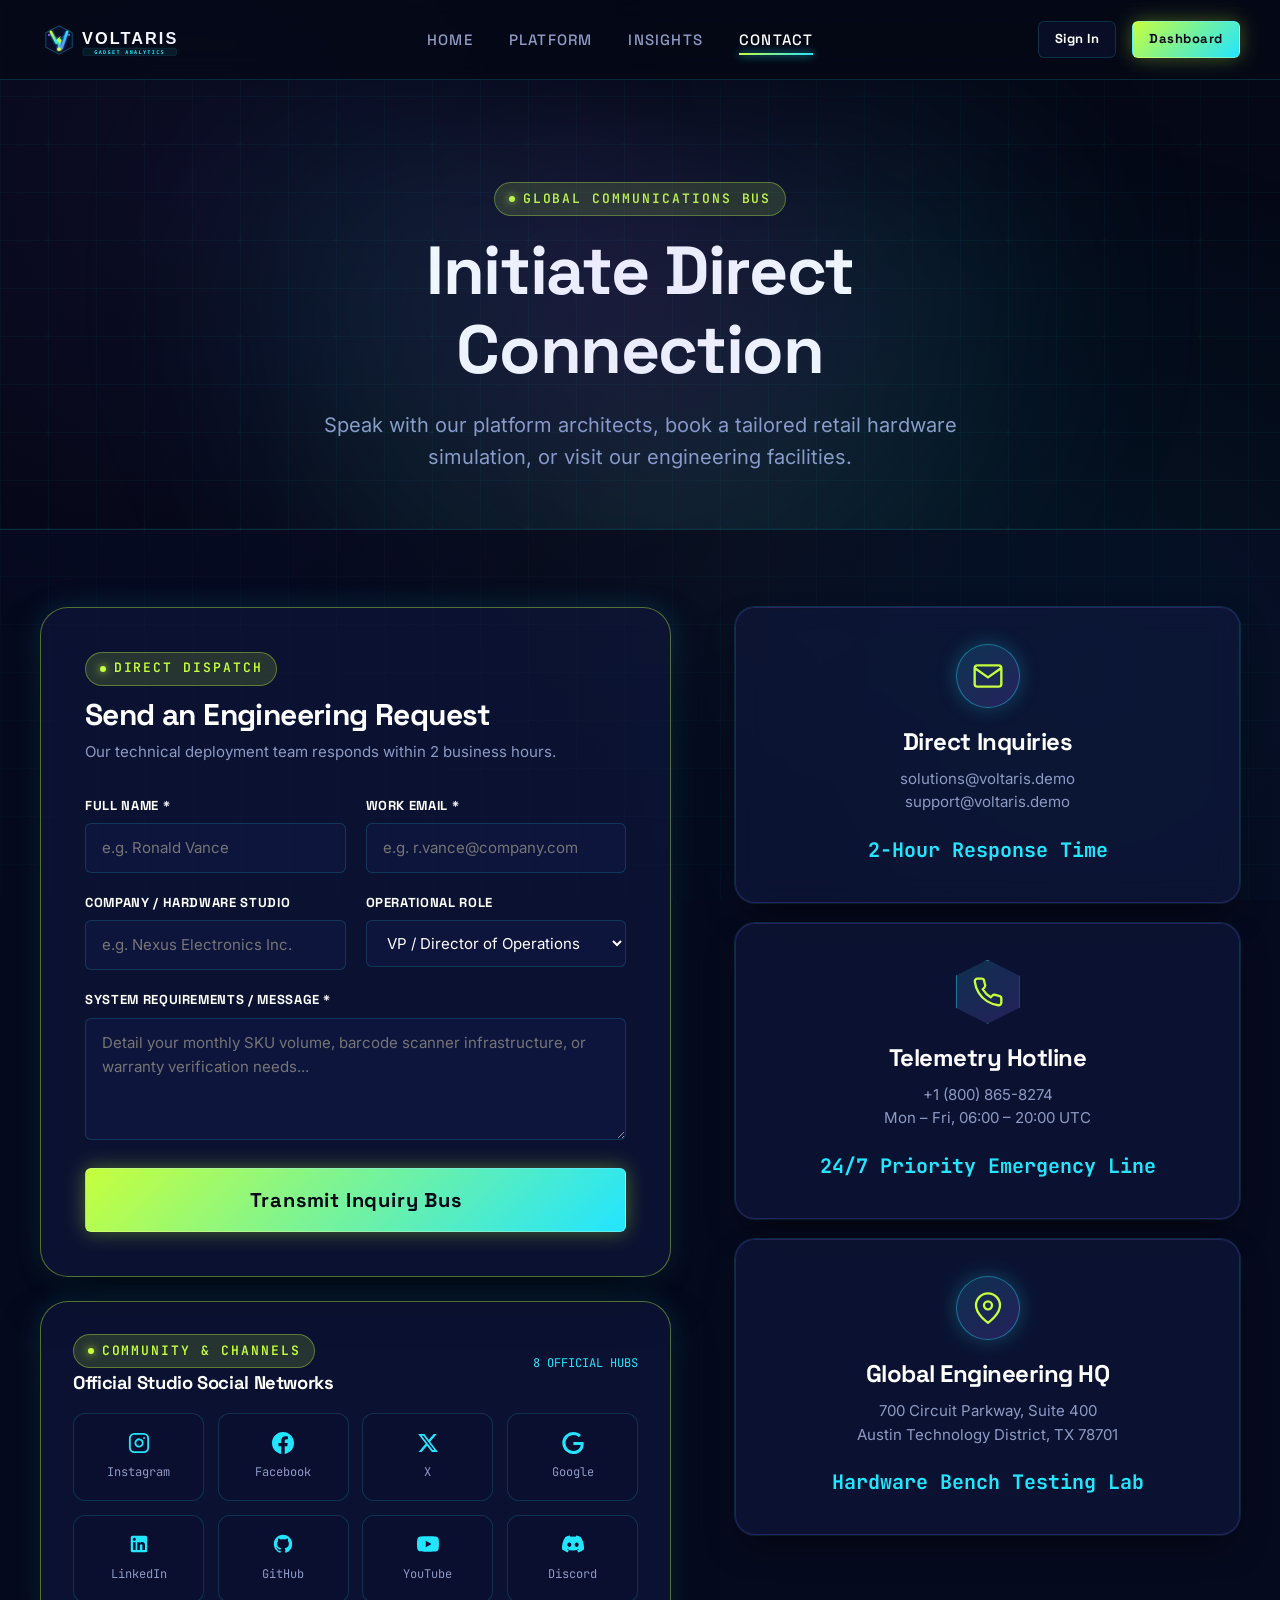
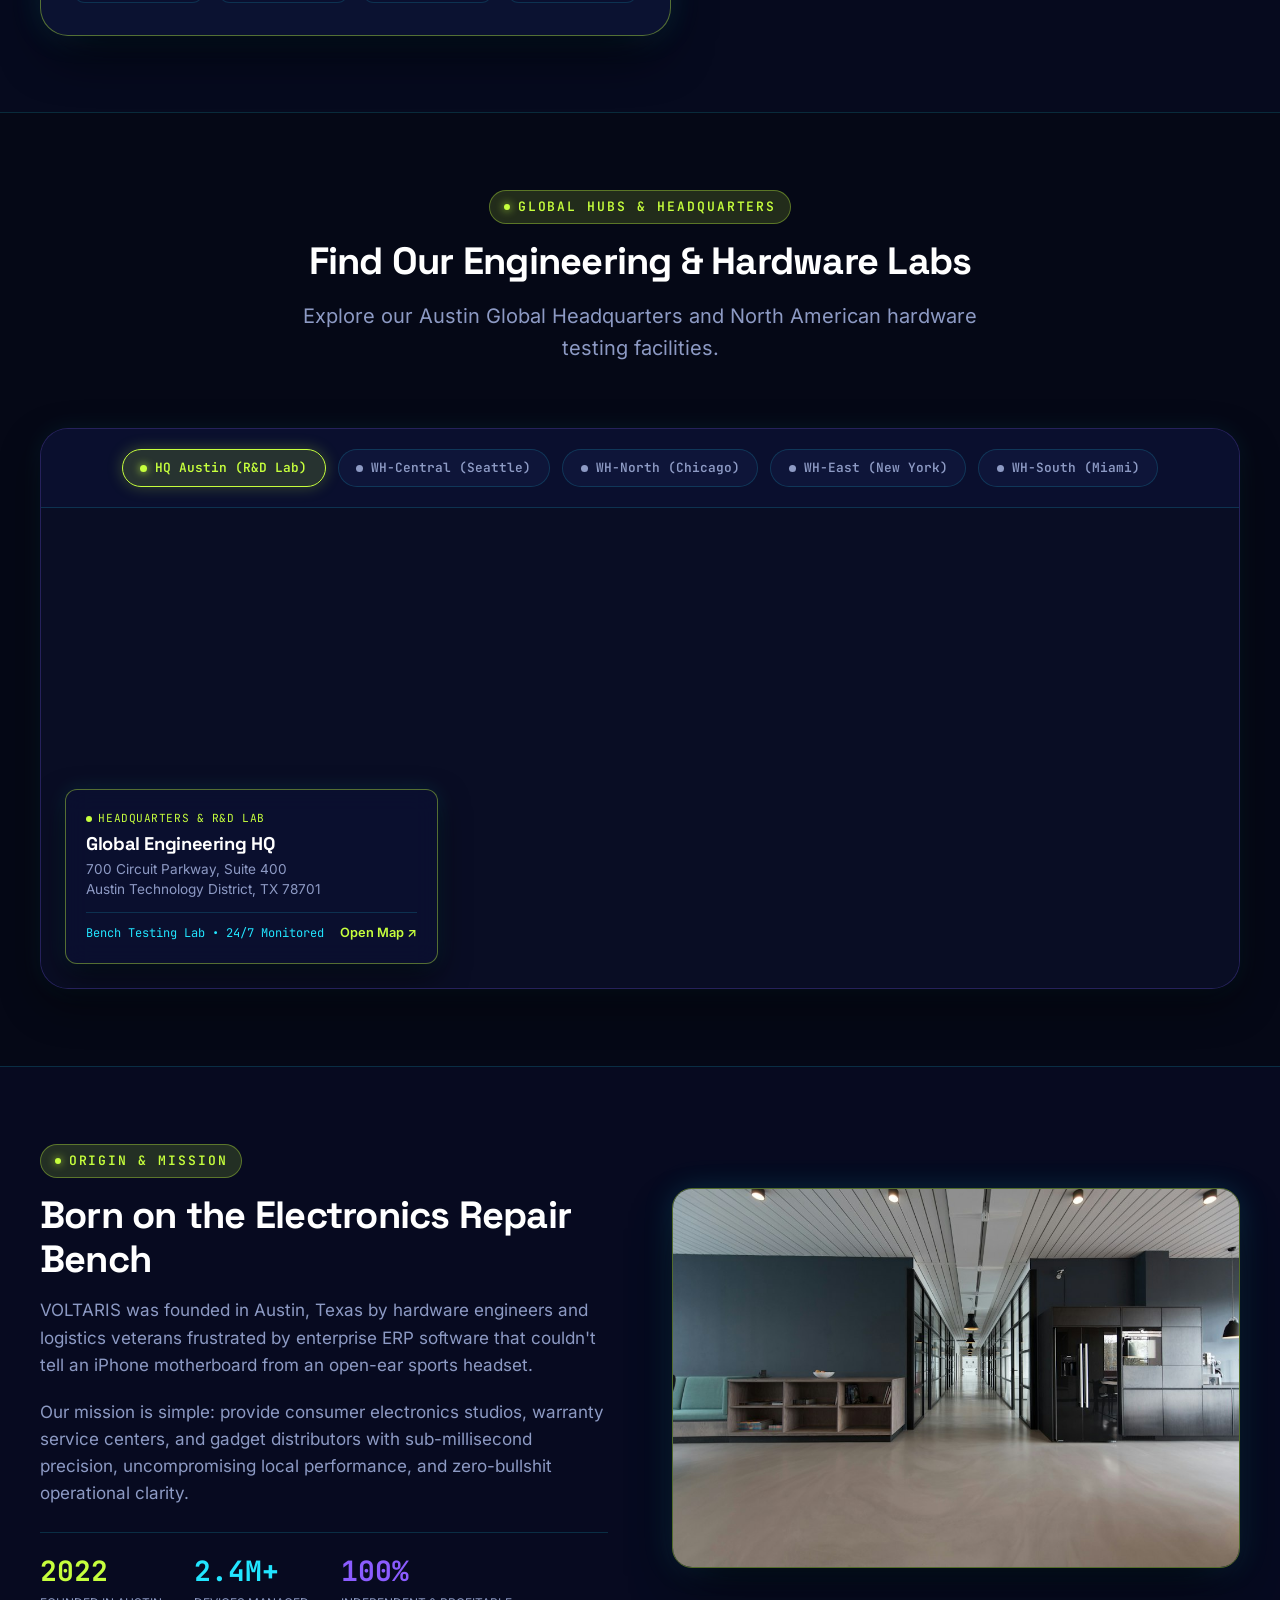
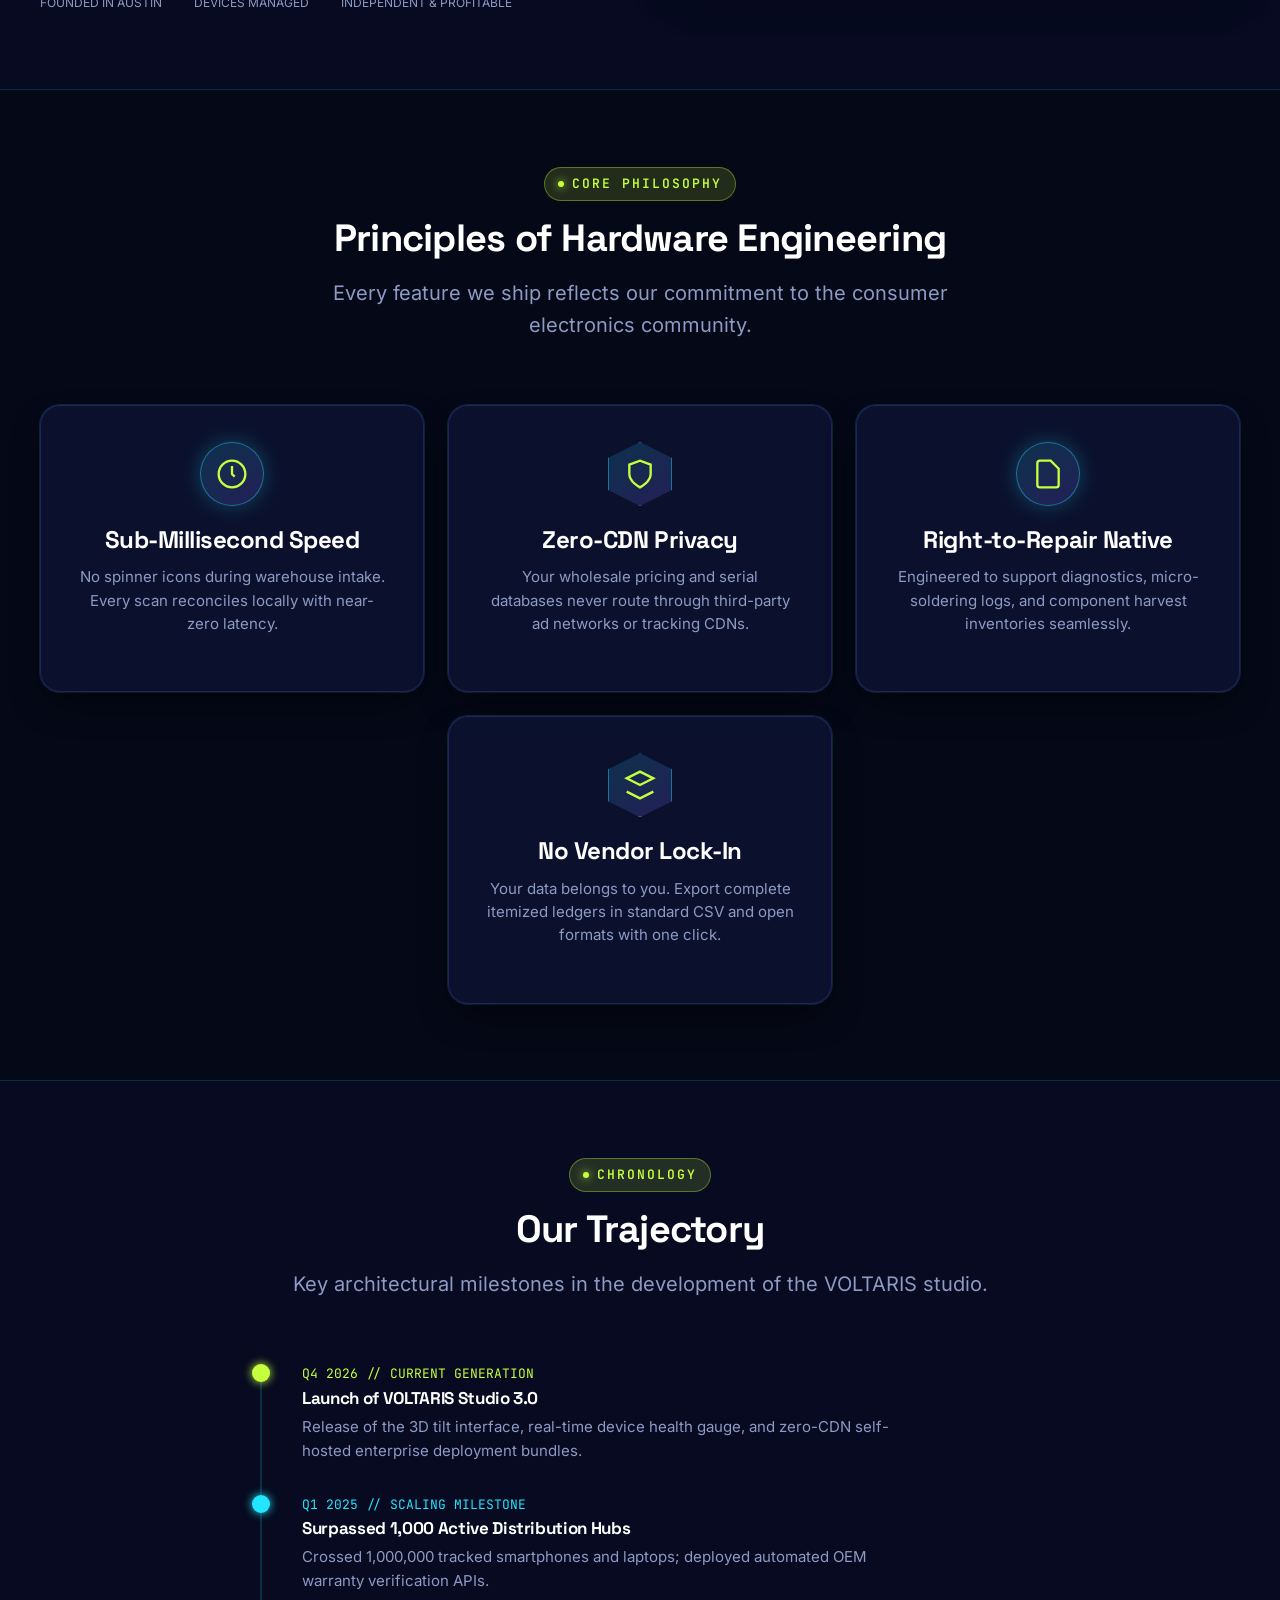
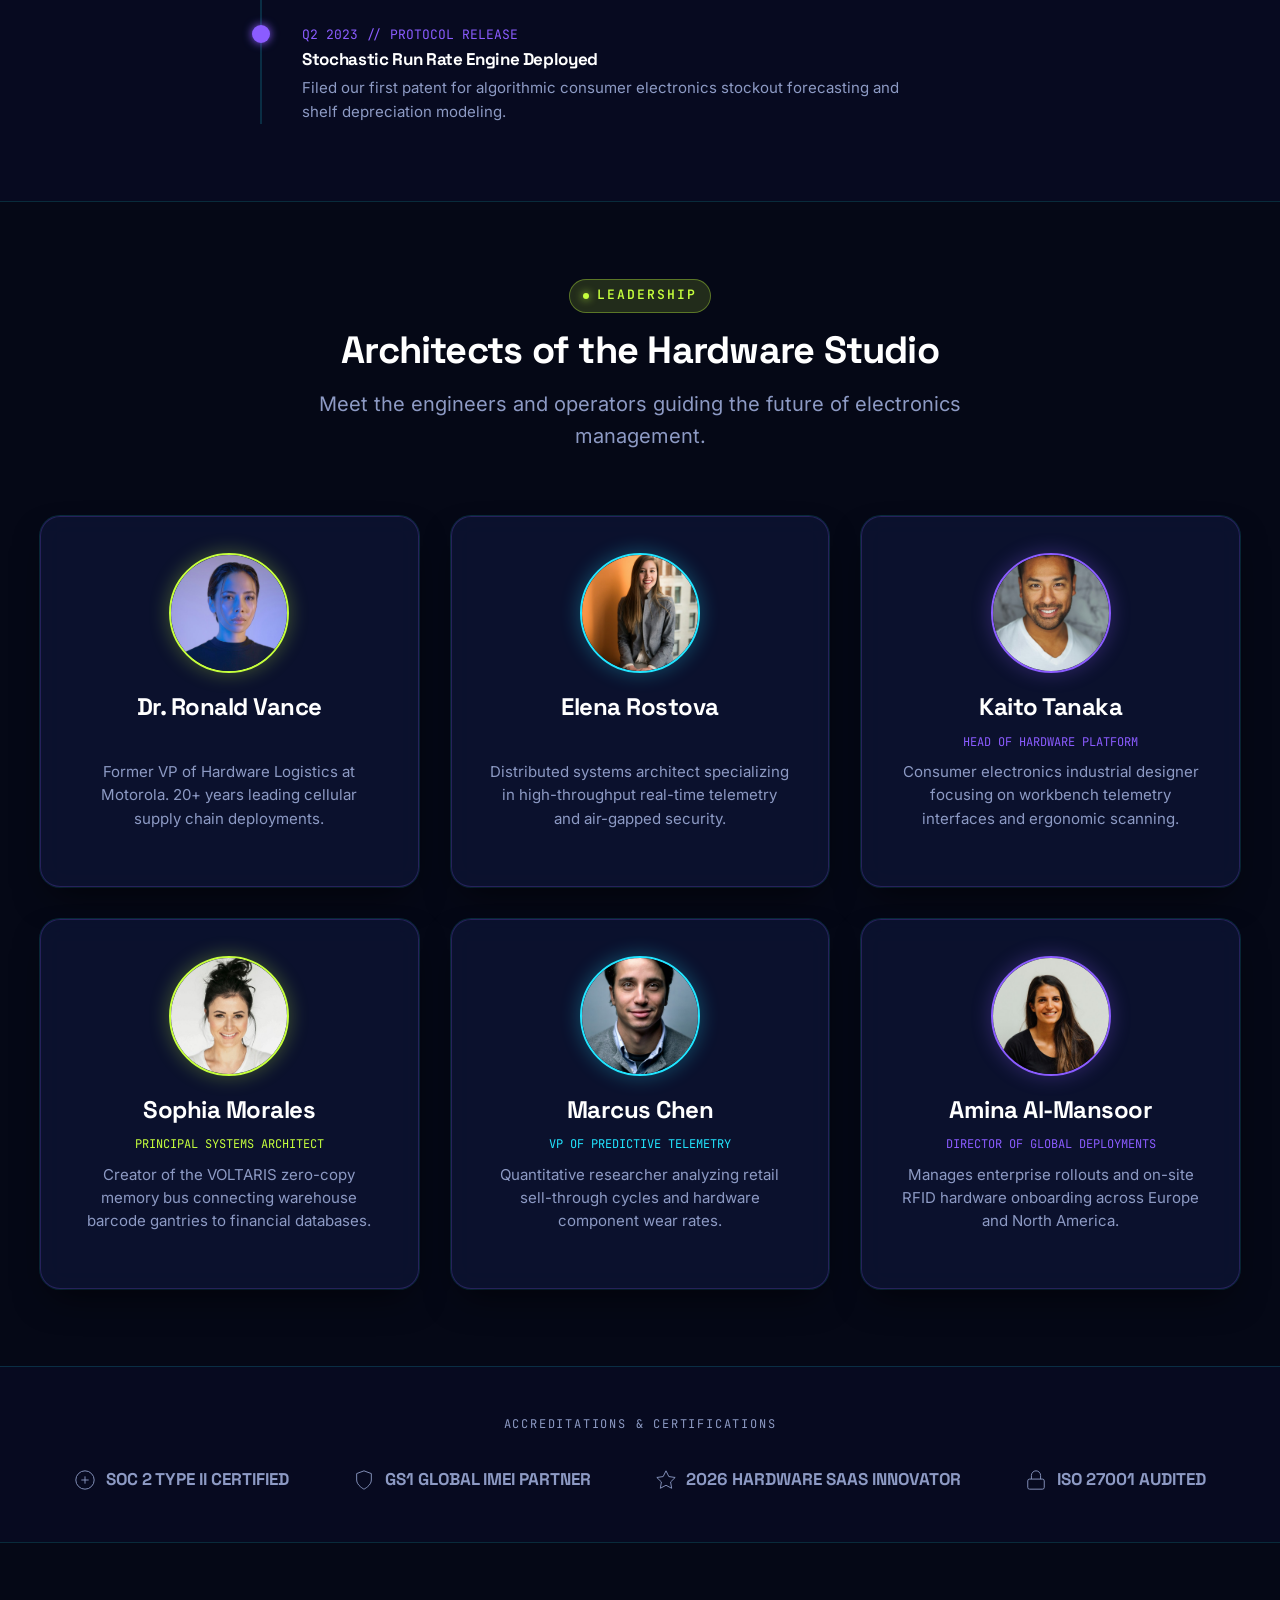
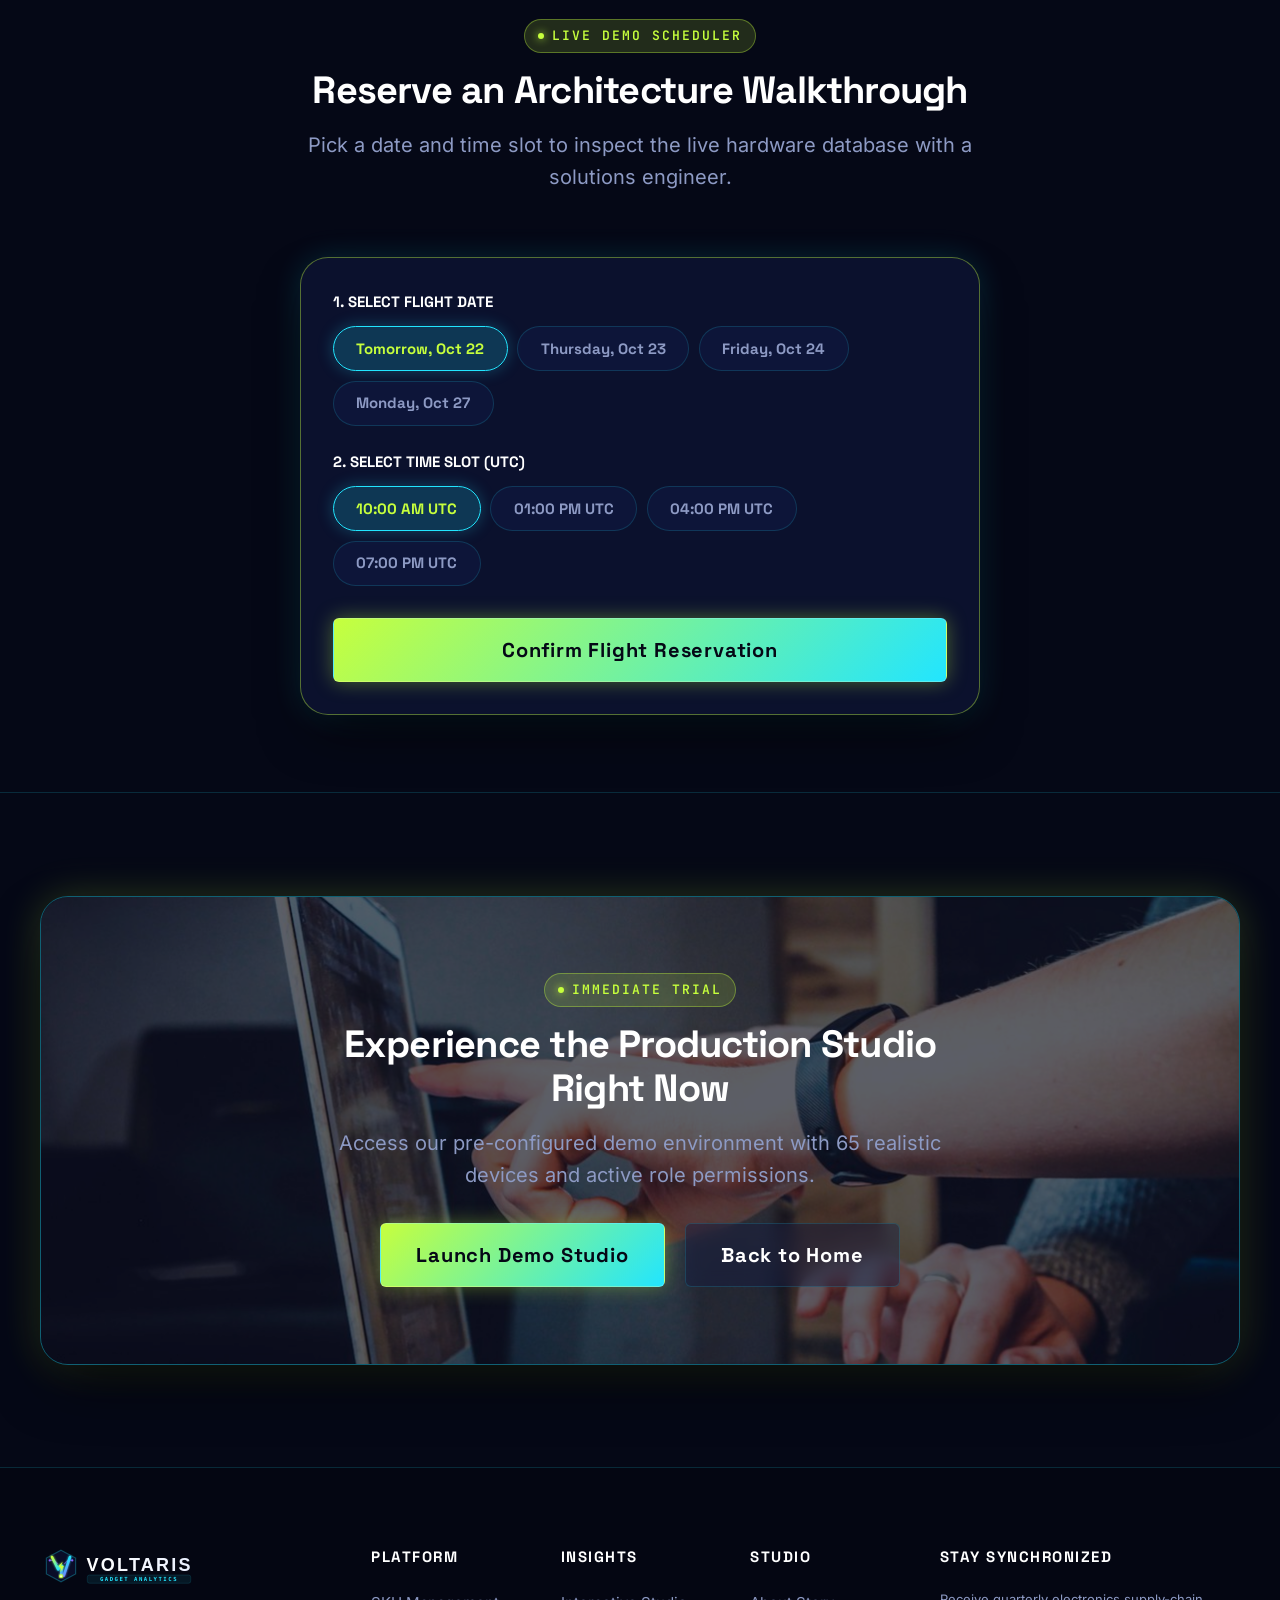
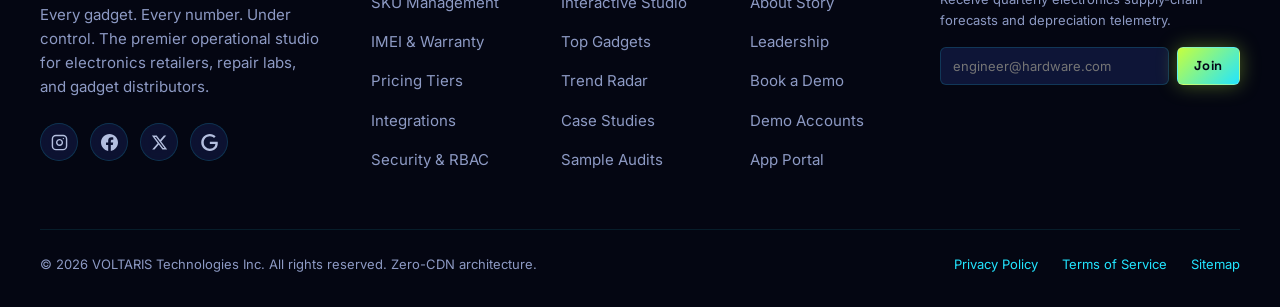
<file: contact.html>
<!DOCTYPE html>
<html lang="en" data-theme="dark">
<head>
  <meta charset="UTF-8">
  <meta name="viewport" content="width=device-width, initial-scale=1.0">
  <title>Contact & Studio Story — VOLTARIS</title>
  <meta name="description" content="Connect with the VOLTARIS hardware engineering team. Book a studio demo, inspect our global technology hubs, and learn our mission to streamline electronics operations.">
  <link rel="canonical" href="https://voltaris.studio/contact.html">

  <meta property="og:type" content="website">
  <meta property="og:title" content="Contact VOLTARIS Hardware Engineering">
  <meta property="og:description" content="Reach our solutions team, book a bespoke architecture demo, and explore our leadership in electronics management.">
  <meta property="og:image" content="images/brand/logo.svg">
  <meta name="twitter:card" content="summary_large_image">

  <link rel="icon" type="image/svg+xml" href="images/brand/favicon.svg">

  <link rel="stylesheet" href="assets/css/tokens.css">
  <link rel="stylesheet" href="assets/css/base.css">
  <link rel="stylesheet" href="assets/css/components.css">
  <link rel="stylesheet" href="assets/css/pages.css">
</head>
<body>

  <!-- NAVIGATION BAR (STRICT: ONLY 4 LINKS: Home, Platform, Insights, Contact) -->
  <header class="site-header">
    <nav class="voltaris-nav" aria-label="Main Navigation">
      <div class="container nav-container">
        <a href="index.html" class="nav-brand" aria-label="Voltaris Home">
          <img src="images/brand/logo.svg" alt="VOLTARIS Logo" class="nav-logo-img" width="180" height="42">
        </a>

        <!-- STRICT: 4 LINKS ONLY -->
        <ul class="nav-links">
          <li><a href="index.html" class="nav-link">Home</a></li>
          <li><a href="platform.html" class="nav-link">Platform</a></li>
          <li><a href="insights.html" class="nav-link">Insights</a></li>
          <li><a href="contact.html" class="nav-link active">Contact</a></li>
        </ul>

        <div class="nav-actions">
          <a href="login.html" class="btn btn-ghost btn-sm">Sign In</a>
          <a href="dashboard.html" class="btn btn-volt btn-sm">Dashboard</a>
          <button class="mobile-nav-toggle" aria-label="Open Mobile Menu" type="button">
            <span></span>
            <span></span>
            <span></span>
          </button>
        </div>
      </div>
    </nav>
  </header>

  <!-- Mobile Drawer -->
  <div class="mobile-drawer" role="dialog" aria-modal="true">
    <img src="images/brand/logo.svg" alt="VOLTARIS" width="160" height="38" style="margin-bottom: 1rem;">
    <ul class="mobile-nav-links">
      <li><a href="index.html" class="nav-link">Home</a></li>
      <li><a href="platform.html" class="nav-link">Platform</a></li>
      <li><a href="insights.html" class="nav-link">Insights</a></li>
      <li><a href="contact.html" class="nav-link active">Contact</a></li>
    </ul>
    <div style="display:flex; gap:1rem; margin-top:1.5rem;">
      <a href="login.html" class="btn btn-ghost">Sign In</a>
      <a href="dashboard.html" class="btn btn-volt">Dashboard</a>
    </div>
  </div>

  <main id="main-content">

    <!-- SECTION 1: HERO -->
    <section class="hero-section" style="padding-bottom: 3.5rem;">
      <div class="hero-glow-bg"></div>
      <div class="container text-center" style="max-width: 820px; margin-inline:auto;">
        <div class="section-tag">GLOBAL COMMUNICATIONS BUS</div>
        <h1 style="margin-bottom:1.25rem;">Initiate Direct Connection</h1>
        <p style="font-size:var(--fs-md); margin-inline:auto; line-height:1.6;">
          Speak with our platform architects, book a tailored retail hardware simulation, or visit our engineering facilities.
        </p>
      </div>
    </section>

    <!-- SECTION 2 & 3: CONTACT FORM & CENTERED INFO CARDS -->
    <section id="contact-form-section" style="border-top:1px solid var(--border-line); background: rgba(11, 16, 48, 0.35);">
      <div class="container" style="display:grid; grid-template-columns: 1.25fr 1fr; gap: clamp(2rem, 5vw, 4rem); align-items:flex-start;">
        
        <!-- Left Column: Form + Social Media & Developer Channels -->
        <div style="display:flex; flex-direction:column; gap:1.5rem;">
          
          <!-- Contact Form with Real Validation -->
          <div style="background:var(--bg-card); border:1px solid var(--border-line-hover); border-radius:var(--radius-xl); padding:clamp(1.75rem, 4vw, 2.75rem); box-shadow:var(--shadow-elevated);">
            <div class="section-tag" style="margin-bottom:0.75rem;">DIRECT DISPATCH</div>
            <h2 style="font-size:var(--fs-xl); margin-bottom:0.5rem;">Send an Engineering Request</h2>
            <p style="font-size:var(--fs-sm); color:var(--muted); margin-bottom:2rem;">Our technical deployment team responds within 2 business hours.</p>

            <!-- Success Alert Banner -->
            <div id="contactSuccessAlert" style="display:none; background:rgba(198,255,61,0.15); border:1px solid var(--volt); color:var(--volt); padding:1rem; border-radius:var(--radius-sm); margin-bottom:1.5rem; font-family:var(--font-mono); font-size:0.8125rem;">
              ✓ Transmission received! An enterprise systems engineer has been dispatched to your inquiry.
            </div>

            <form id="contactForm" novalidate>
              <div style="display:grid; grid-template-columns:1fr 1fr; gap:1.25rem;">
                <div class="form-group">
                  <label for="contactName" class="form-label">Full Name *</label>
                  <input type="text" id="contactName" class="form-input" placeholder="e.g. Ronald Vance" required>
                  <div class="form-error">Please provide your full name.</div>
                </div>

                <div class="form-group">
                  <label for="contactEmail" class="form-label">Work Email *</label>
                  <input type="email" id="contactEmail" class="form-input" placeholder="e.g. r.vance@company.com" required>
                  <div class="form-error">Please provide a valid corporate email.</div>
                </div>
              </div>

              <div style="display:grid; grid-template-columns:1fr 1fr; gap:1.25rem;">
                <div class="form-group">
                  <label for="contactCompany" class="form-label">Company / Hardware Studio</label>
                  <input type="text" id="contactCompany" class="form-input" placeholder="e.g. Nexus Electronics Inc.">
                </div>

                <div class="form-group">
                  <label for="contactRole" class="form-label">Operational Role</label>
                  <select id="contactRole" class="form-select">
                    <option value="Executive">VP / Director of Operations</option>
                    <option value="InventoryManager">Inventory / Warehouse Manager</option>
                    <option value="RepairLead">Head of Hardware Repair</option>
                    <option value="Procurement">Procurement & Merchandising</option>
                    <option value="Other">Other Technical Role</option>
                  </select>
                </div>
              </div>

              <div class="form-group">
                <label for="contactMessage" class="form-label">System Requirements / Message *</label>
                <textarea id="contactMessage" class="form-textarea" rows="4" placeholder="Detail your monthly SKU volume, barcode scanner infrastructure, or warranty verification needs..." required></textarea>
                <div class="form-error">Please provide at least 10 characters detailing your request.</div>
              </div>

              <button type="submit" class="btn btn-volt btn-lg" style="width:100%; margin-top:0.5rem;">Transmit Inquiry Bus</button>
            </form>
          </div>

          <!-- Official Social & Developer Channels Card (Filling the gap) -->
          <div class="contact-social-card">
            <div class="contact-social-header">
              <div>
                <div class="section-tag" style="margin-bottom:0.25rem;">COMMUNITY &amp; CHANNELS</div>
                <h3 class="contact-social-title">Official Studio Social Networks</h3>
              </div>
              <div style="font-family:var(--font-mono); font-size:0.75rem; color:var(--signal);">8 OFFICIAL HUBS</div>
            </div>
            <div class="contact-social-grid">
              <!-- Instagram -->
              <a href="https://instagram.com" target="_blank" rel="noopener noreferrer" class="contact-social-btn" aria-label="Instagram">
                <svg width="22" height="22" viewBox="0 0 24 24" fill="none" stroke="currentColor" stroke-width="2" stroke-linecap="round" stroke-linejoin="round">
                  <rect x="2" y="2" width="20" height="20" rx="5" ry="5"/>
                  <path d="M16 11.37A4 4 0 1 1 12.63 8 4 4 0 0 1 16 11.37z"/>
                  <line x1="17.5" y1="6.5" x2="17.51" y2="6.5"/>
                </svg>
                <span>Instagram</span>
              </a>

              <!-- Facebook -->
              <a href="https://facebook.com" target="_blank" rel="noopener noreferrer" class="contact-social-btn" aria-label="Facebook">
                <svg width="22" height="22" viewBox="0 0 24 24" fill="currentColor">
                  <path d="M24 12.073c0-6.627-5.373-12-12-12s-12 5.373-12 12c0 5.99 4.388 10.954 10.125 11.854v-8.385H7.078v-3.47h3.047V9.43c0-3.007 1.792-4.669 4.533-4.669 1.312 0 2.686.235 2.686.235v2.953H15.83c-1.491 0-1.956.925-1.956 1.874v2.25h3.328l-.532 3.47h-2.796v8.385C19.612 23.027 24 18.062 24 12.073z"/>
                </svg>
                <span>Facebook</span>
              </a>

              <!-- X (formerly Twitter) -->
              <a href="https://x.com" target="_blank" rel="noopener noreferrer" class="contact-social-btn" aria-label="X (formerly Twitter)">
                <svg width="22" height="22" viewBox="0 0 24 24" fill="currentColor">
                  <path d="M18.244 2.25h3.308l-7.227 8.26 8.502 11.24H16.17l-5.214-6.817L4.99 21.75H1.68l7.73-8.835L1.254 2.25H8.08l4.713 6.231zm-1.161 17.52h1.833L7.084 4.126H5.117z"/>
                </svg>
                <span>X</span>
              </a>

              <!-- Google -->
              <a href="https://google.com" target="_blank" rel="noopener noreferrer" class="contact-social-btn" aria-label="Google">
                <svg width="22" height="22" viewBox="0 0 24 24" fill="currentColor">
                  <path d="M12.48 10.92v3.28h7.84c-.24 1.84-.853 3.187-1.787 4.133-1.147 1.147-2.933 2.4-6.053 2.4-4.827 0-8.6-3.893-8.6-8.72s3.773-8.72 8.6-8.72c2.6 0 4.507 1.027 5.907 2.347l2.307-2.307C18.747 1.44 16.067 0 12.48 0 5.867 0 .307 5.387.307 12s5.56 12 12.173 12c3.573 0 6.267-1.173 8.373-3.36 2.16-2.16 2.84-5.213 2.84-7.667 0-.76-.053-1.467-.173-2.053H12.48z"/>
                </svg>
                <span>Google</span>
              </a>

              <!-- LinkedIn -->
              <a href="https://linkedin.com" target="_blank" rel="noopener noreferrer" class="contact-social-btn" aria-label="LinkedIn">
                <svg width="22" height="22" viewBox="0 0 24 24" fill="currentColor">
                  <path d="M19 3a2 2 0 0 1 2 2v14a2 2 0 0 1-2 2H5a2 2 0 0 1-2-2V5a2 2 0 0 1 2-2h14m-.5 15.5v-5.3a3.26 3.26 0 0 0-3.26-3.26c-.85 0-1.84.52-2.28 1.3v-1.11h-2.79v8.37h2.79v-4.93c0-.77.62-1.4 1.39-1.4a1.4 1.4 0 0 1 1.4 1.4v4.93h2.75M6.88 8.56a1.68 1.68 0 0 0 1.68-1.68c0-.93-.75-1.69-1.68-1.69a1.69 1.69 0 0 0-1.69 1.69c0 .93.76 1.68 1.69 1.68m1.39 9.94v-8.37H5.5v8.37h2.77z"/>
                </svg>
                <span>LinkedIn</span>
              </a>

              <!-- GitHub -->
              <a href="https://github.com" target="_blank" rel="noopener noreferrer" class="contact-social-btn" aria-label="GitHub">
                <svg width="22" height="22" viewBox="0 0 24 24" fill="currentColor">
                  <path fill-rule="evenodd" clip-rule="evenodd" d="M12 2C6.477 2 2 6.484 2 12.017c0 4.425 2.865 8.18 6.839 9.504.5.092.682-.217.682-.483 0-.237-.008-.868-.013-1.703-2.782.605-3.369-1.343-3.369-1.343-.454-1.158-1.11-1.466-1.11-1.466-.908-.62.069-.608.069-.608 1.003.07 1.53 1.032 1.53 1.032.892 1.53 2.341 1.088 2.91.832.092-.647.35-1.088.636-1.338-2.22-.253-4.555-1.113-4.555-4.951 0-1.093.39-1.988 1.029-2.688-.103-.253-.446-1.272.098-2.65 0 0 .84-.27 2.75 1.026A9.564 9.564 0 0 1 12 6.844c.85.004 1.705.115 2.504.337 1.909-1.296 2.747-1.027 2.747-1.027.546 1.379.202 2.398.1 2.651.64.7 1.028 1.595 1.028 2.688 0 3.848-2.339 4.695-4.566 4.943.359.309.678.92.678 1.855 0 1.338-.012 2.419-.012 2.747 0 .268.18.58.688.482A10.019 10.019 0 0 0 22 12.017C22 6.484 17.522 2 12 2z"/>
                </svg>
                <span>GitHub</span>
              </a>

              <!-- YouTube -->
              <a href="https://youtube.com" target="_blank" rel="noopener noreferrer" class="contact-social-btn" aria-label="YouTube">
                <svg width="22" height="22" viewBox="0 0 24 24" fill="currentColor">
                  <path d="M23.498 6.186a3.016 3.016 0 0 0-2.122-2.136C19.505 3.545 12 3.545 12 3.545s-7.505 0-9.377.505A3.017 3.017 0 0 0 .502 6.186C0 8.07 0 12 0 12s0 3.93.502 5.814a3.016 3.016 0 0 0 2.122 2.136c1.871.505 9.376.505 9.376.505s7.505 0 9.377-.505a3.015 3.015 0 0 0 2.122-2.136C24 15.93 24 12 24 12s0-3.93-.502-5.814zM9.545 15.568V8.432L15.818 12l-6.273 3.568z"/>
                </svg>
                <span>YouTube</span>
              </a>

              <!-- Discord -->
              <a href="https://discord.com" target="_blank" rel="noopener noreferrer" class="contact-social-btn" aria-label="Discord">
                <svg width="22" height="22" viewBox="0 0 24 24" fill="currentColor">
                  <path d="M20.317 4.37a19.791 19.791 0 0 0-4.885-1.515.074.074 0 0 0-.079.037c-.21.375-.444.864-.608 1.25a18.27 18.27 0 0 0-5.487 0 12.64 12.64 0 0 0-.617-1.25.077.077 0 0 0-.079-.037A19.736 19.736 0 0 0 3.677 4.37a.07.07 0 0 0-.032.027C.533 9.046-.32 13.58.099 18.057a.082.082 0 0 0 .031.057 19.9 19.9 0 0 0 5.993 3.03.078.078 0 0 0 .084-.028c.462-.63.874-1.295 1.226-1.994.021-.041.001-.09-.041-.106a13.107 13.107 0 0 1-1.872-.892.077.077 0 0 1-.008-.128 10.2 10.2 0 0 0 .372-.292.074.074 0 0 1 .077-.01c3.929 1.793 8.18 1.793 12.061 0a.074.074 0 0 1 .078.01c.12.098.246.198.373.292a.077.077 0 0 1-.006.127 12.299 12.299 0 0 1-1.873.893.077.077 0 0 0-.041.107c.36.698.772 1.362 1.225 1.993a.076.076 0 0 0 .084.028 19.839 19.839 0 0 0 6.002-3.03.077.077 0 0 0 .032-.054c.5-5.177-.838-9.674-3.549-13.66a.061.061 0 0 0-.031-.028zM8.02 15.33c-1.183 0-2.157-1.085-2.157-2.419 0-1.333.956-2.419 2.157-2.419 1.21 0 2.176 1.096 2.157 2.42 0 1.333-.956 2.418-2.157 2.418zm7.975 0c-1.183 0-2.157-1.085-2.157-2.419 0-1.333.955-2.419 2.157-2.419 1.21 0 2.176 1.096 2.157 2.42 0 1.333-.946 2.418-2.157 2.418z"/>
                </svg>
                <span>Discord</span>
              </a>
            </div>
          </div>

        </div>

        <!-- Centered Contact Info Cards -->
        <div style="display:flex; flex-direction:column; gap:1.25rem;">
          
          <div class="tilt-card-wrapper" data-tilt>
            <div class="tilt-card anim-circuit-border">
              <div class="tilt-card-content">
                <div class="card-icon-badge">
                  <svg viewBox="0 0 24 24" fill="none" stroke="currentColor"><path d="M4 4h16c1.1 0 2 .9 2 2v12c0 1.1-.9 2-2 2H4c-1.1 0-2-.9-2-2V6c0-1.1.9-2 2-2z"/><polyline points="22,6 12,13 2,6"/></svg>
                </div>
                <h3 class="tilt-card-title">Direct Inquiries</h3>
                <p class="tilt-card-desc">solutions@voltaris.demo<br>support@voltaris.demo</p>
                <div class="tilt-card-metric">2-Hour Response Time</div>
              </div>
            </div>
          </div>

          <div class="tilt-card-wrapper" data-tilt>
            <div class="tilt-card anim-signal-ring">
              <div class="tilt-card-content">
                <div class="card-icon-badge badge-hex">
                  <svg viewBox="0 0 24 24" fill="none" stroke="currentColor"><path d="M22 16.92v3a2 2 0 0 1-2.18 2 19.79 19.79 0 0 1-8.63-3.07 19.5 19.5 0 0 1-6-6 19.79 19.79 0 0 1-3.07-8.67A2 2 0 0 1 4.11 2h3a2 2 0 0 1 2 1.72 12.84 12.84 0 0 0 .7 2.81 2 2 0 0 1-.45 2.11L8.09 9.91a16 16 0 0 0 6 6l1.27-1.27a2 2 0 0 1 2.11-.45 12.84 12.84 0 0 0 2.81.7A2 2 0 0 1 22 16.92z"/></svg>
                </div>
                <h3 class="tilt-card-title">Telemetry Hotline</h3>
                <p class="tilt-card-desc">+1 (800) 865-8274<br>Mon – Fri, 06:00 – 20:00 UTC</p>
                <div class="tilt-card-metric">24/7 Priority Emergency Line</div>
              </div>
            </div>
          </div>

          <div class="tilt-card-wrapper" data-tilt>
            <div class="tilt-card anim-laser-scan">
              <div class="tilt-card-content">
                <div class="card-icon-badge">
                  <svg viewBox="0 0 24 24" fill="none" stroke="currentColor"><path d="M21 10c0 7-9 13-9 13s-9-6-9-13a9 9 0 0 1 18 0z"/><circle cx="12" cy="10" r="3"/></svg>
                </div>
                <h3 class="tilt-card-title">Global Engineering HQ</h3>
                <p class="tilt-card-desc">700 Circuit Parkway, Suite 400<br>Austin Technology District, TX 78701</p>
                <div class="tilt-card-metric">Hardware Bench Testing Lab</div>
              </div>
            </div>
          </div>

        </div>

      </div>
    </section>

    <!-- SECTION 4: INTERACTIVE LOCATION MAP -->
    <section id="map-section" style="border-top:1px solid var(--border-line);">
      <div class="container text-center">
        <div class="section-header">
          <div class="section-tag">GLOBAL HUBS &amp; HEADQUARTERS</div>
          <h2>Find Our Engineering &amp; Hardware Labs</h2>
          <p>Explore our Austin Global Headquarters and North American hardware testing facilities.</p>
        </div>

        <div class="contact-map-wrapper">
          <!-- Hub Navigation Pills -->
          <div class="map-hub-nav">
            <button type="button" class="map-hub-btn active" data-hub="austin">
              <span class="hub-status-dot"></span>
              HQ Austin (R&amp;D Lab)
            </button>
            <button type="button" class="map-hub-btn" data-hub="seattle">
              <span class="hub-status-dot"></span>
              WH-Central (Seattle)
            </button>
            <button type="button" class="map-hub-btn" data-hub="chicago">
              <span class="hub-status-dot"></span>
              WH-North (Chicago)
            </button>
            <button type="button" class="map-hub-btn" data-hub="newyork">
              <span class="hub-status-dot"></span>
              WH-East (New York)
            </button>
            <button type="button" class="map-hub-btn" data-hub="miami">
              <span class="hub-status-dot"></span>
              WH-South (Miami)
            </button>
          </div>

          <!-- Embedded Map Frame -->
          <div class="map-iframe-container">
            <iframe
              id="gmap-canvas"
              src="https://maps.google.com/maps?q=Austin%2C%20TX%2078701&amp;t=&amp;z=13&amp;ie=UTF8&amp;iwloc=&amp;output=embed"
              title="Voltaris Facility Interactive Map"
              loading="lazy"
              allowfullscreen>
            </iframe>

            <!-- Floating Info Card -->
            <div class="map-floating-card">
              <div class="map-floating-tag" id="mapCardTag">
                <span style="display:inline-block; width:6px; height:6px; border-radius:50%; background:var(--volt);"></span>
                HEADQUARTERS &amp; R&amp;D LAB
              </div>
              <h3 class="map-floating-title" id="mapCardTitle">Global Engineering HQ</h3>
              <div class="map-floating-address" id="mapCardAddress">
                700 Circuit Parkway, Suite 400<br>Austin Technology District, TX 78701
              </div>
              <div class="map-floating-footer">
                <div class="map-floating-status" id="mapCardStatus">Bench Testing Lab • 24/7 Monitored</div>
                <a href="https://maps.google.com/?q=Austin,+TX+78701" target="_blank" rel="noopener noreferrer" class="map-open-link" id="mapCardLink">
                  Open Map &nearr;
                </a>
              </div>
            </div>
          </div>
        </div>
      </div>
    </section>

    <!-- SECTION 5: ABOUT STORY + MISSION & VISION -->
    <section id="about" style="border-top:1px solid var(--border-line); background: rgba(11, 16, 48, 0.4);">
      <div class="container" style="display:grid; grid-template-columns: repeat(auto-fit, minmax(320px, 1fr)); gap: clamp(2rem, 5vw, 4rem); align-items:center;">
        <div>
          <div class="section-tag">ORIGIN & MISSION</div>
          <h2 style="margin-bottom:1rem;">Born on the Electronics Repair Bench</h2>
          <p style="margin-bottom:1.25rem;">
            VOLTARIS was founded in Austin, Texas by hardware engineers and logistics veterans frustrated by enterprise ERP software that couldn't tell an iPhone motherboard from an open-ear sports headset.
          </p>
          <p style="margin-bottom:1.5rem;">
            Our mission is simple: provide consumer electronics studios, warranty service centers, and gadget distributors with sub-millisecond precision, uncompromising local performance, and zero-bullshit operational clarity.
          </p>
          <div style="display:flex; gap:2rem; padding-top:1rem; border-top:1px solid var(--border-line);">
            <div>
              <div style="font-family:var(--font-mono); font-size:1.75rem; font-weight:700; color:var(--volt);">2022</div>
              <div style="font-size:0.75rem; color:var(--muted); text-transform:uppercase;">Founded in Austin</div>
            </div>
            <div>
              <div style="font-family:var(--font-mono); font-size:1.75rem; font-weight:700; color:var(--signal);">2.4M+</div>
              <div style="font-size:0.75rem; color:var(--muted); text-transform:uppercase;">Devices Managed</div>
            </div>
            <div>
              <div style="font-family:var(--font-mono); font-size:1.75rem; font-weight:700; color:var(--plasma);">100%</div>
              <div style="font-size:0.75rem; color:var(--muted); text-transform:uppercase;">Independent & Profitable</div>
            </div>
          </div>
        </div>
        <div>
          <div style="border-radius:var(--radius-lg); overflow:hidden; border:1px solid var(--border-line-hover); box-shadow:var(--shadow-elevated);">
            <img src="images/ui/about-hq-lab.webp" alt="Voltaris Hardware Telemetry Testing & Operations Headquarters" width="800" height="500" loading="lazy">
          </div>
        </div>
      </div>
    </section>

    <!-- SECTION 6: COMPANY VALUES (4 TILT CARDS) -->
    <section id="values" style="border-top:1px solid var(--border-line);">
      <div class="container">
        <div class="section-header">
          <div class="section-tag">CORE PHILOSOPHY</div>
          <h2>Principles of Hardware Engineering</h2>
          <p>Every feature we ship reflects our commitment to the consumer electronics community.</p>
        </div>

        <div class="values-grid philosophy-grid" style="display:grid; grid-template-columns: repeat(auto-fit, minmax(260px, 1fr)); gap: 1.5rem;">
          
          <div class="tilt-card-wrapper" data-tilt>
            <div class="tilt-card anim-circuit-border">
              <div class="tilt-card-content">
                <div class="card-icon-badge">
                  <svg viewBox="0 0 24 24" fill="none" stroke="currentColor"><circle cx="12" cy="12" r="10"/><polyline points="12 6 12 12 14 14"/></svg>
                </div>
                <h3 class="tilt-card-title">Sub-Millisecond Speed</h3>
                <p class="tilt-card-desc">No spinner icons during warehouse intake. Every scan reconciles locally with near-zero latency.</p>
              </div>
            </div>
          </div>

          <div class="tilt-card-wrapper" data-tilt>
            <div class="tilt-card anim-signal-ring">
              <div class="tilt-card-content">
                <div class="card-icon-badge badge-hex">
                  <svg viewBox="0 0 24 24" fill="none" stroke="currentColor"><path d="M12 22s8-4 8-10V5l-8-3-8 3v7c0 6 8 10 8 10z"/></svg>
                </div>
                <h3 class="tilt-card-title">Zero-CDN Privacy</h3>
                <p class="tilt-card-desc">Your wholesale pricing and serial databases never route through third-party ad networks or tracking CDNs.</p>
              </div>
            </div>
          </div>

          <div class="tilt-card-wrapper" data-tilt>
            <div class="tilt-card anim-battery-bar">
              <div class="tilt-card-content">
                <div class="card-icon-badge">
                  <svg viewBox="0 0 24 24" fill="none" stroke="currentColor"><path d="M14 2H6a2 2 0 0 0-2 2v16a2 2 0 0 0 2 2h12a2 2 0 0 0 2-2V8z"/></svg>
                </div>
                <h3 class="tilt-card-title">Right-to-Repair Native</h3>
                <p class="tilt-card-desc">Engineered to support diagnostics, micro-soldering logs, and component harvest inventories seamlessly.</p>
              </div>
            </div>
          </div>

          <div class="tilt-card-wrapper" data-tilt>
            <div class="tilt-card anim-blinking-led">
              <div class="tilt-card-content">
                <div class="card-icon-badge badge-hex">
                  <svg viewBox="0 0 24 24" fill="none" stroke="currentColor"><polygon points="12 2 2 7 12 12 22 7 12 2"/><polyline points="2 17 12 22 22 17"/></svg>
                </div>
                <h3 class="tilt-card-title">No Vendor Lock-In</h3>
                <p class="tilt-card-desc">Your data belongs to you. Export complete itemized ledgers in standard CSV and open formats with one click.</p>
              </div>
            </div>
          </div>

        </div>
      </div>
    </section>

    <!-- SECTION 7: TIMELINE OF MILESTONES -->
    <section id="milestones" style="background: rgba(11, 16, 48, 0.4); border-top:1px solid var(--border-line);">
      <div class="container">
        <div class="section-header">
          <div class="section-tag">CHRONOLOGY</div>
          <h2>Our Trajectory</h2>
          <p>Key architectural milestones in the development of the VOLTARIS studio.</p>
        </div>

        <div style="max-width:760px; margin-inline:auto; display:flex; flex-direction:column; gap:2rem; position:relative; padding-left:2.5rem; border-left:2px solid var(--border-line);">
          
          <div style="position:relative;">
            <div style="position:absolute; left:-3.1rem; top:0; width:18px; height:18px; border-radius:50%; background:var(--volt); box-shadow:0 0 10px var(--volt);"></div>
            <div style="font-family:var(--font-mono); font-size:0.8125rem; color:var(--volt); margin-bottom:0.25rem;">Q4 2026 // CURRENT GENERATION</div>
            <h3 style="font-size:var(--fs-base); margin-bottom:0.4rem;">Launch of VOLTARIS Studio 3.0</h3>
            <p style="font-size:var(--fs-sm); color:var(--muted);">Release of the 3D tilt interface, real-time device health gauge, and zero-CDN self-hosted enterprise deployment bundles.</p>
          </div>

          <div style="position:relative;">
            <div style="position:absolute; left:-3.1rem; top:0; width:18px; height:18px; border-radius:50%; background:var(--signal); box-shadow:0 0 10px var(--signal);"></div>
            <div style="font-family:var(--font-mono); font-size:0.8125rem; color:var(--signal); margin-bottom:0.25rem;">Q1 2025 // SCALING MILESTONE</div>
            <h3 style="font-size:var(--fs-base); margin-bottom:0.4rem;">Surpassed 1,000 Active Distribution Hubs</h3>
            <p style="font-size:var(--fs-sm); color:var(--muted);">Crossed 1,000,000 tracked smartphones and laptops; deployed automated OEM warranty verification APIs.</p>
          </div>

          <div style="position:relative;">
            <div style="position:absolute; left:-3.1rem; top:0; width:18px; height:18px; border-radius:50%; background:var(--plasma); box-shadow:0 0 10px var(--plasma);"></div>
            <div style="font-family:var(--font-mono); font-size:0.8125rem; color:var(--plasma); margin-bottom:0.25rem;">Q2 2023 // PROTOCOL RELEASE</div>
            <h3 style="font-size:var(--fs-base); margin-bottom:0.4rem;">Stochastic Run Rate Engine Deployed</h3>
            <p style="font-size:var(--fs-sm); color:var(--muted);">Filed our first patent for algorithmic consumer electronics stockout forecasting and shelf depreciation modeling.</p>
          </div>

        </div>
      </div>
    </section>

    <!-- SECTION 8: LEADERSHIP TEAM (6 TILT CARDS WITH UNIQUE PORTRAITS) -->
    <section id="team" style="border-top:1px solid var(--border-line);">
      <div class="container">
        <div class="section-header">
          <div class="section-tag">LEADERSHIP</div>
          <h2>Architects of the Hardware Studio</h2>
          <p>Meet the engineers and operators guiding the future of electronics management.</p>
        </div>

        <div class="team-grid" style="display:grid; grid-template-columns: repeat(auto-fit, minmax(280px, 1fr)); gap: 2rem;">
          
          <!-- Team 1: CEO -->
          <div class="tilt-card-wrapper" data-tilt>
            <div class="tilt-card">
              <div class="tilt-card-content">
                <div style="width:120px; height:120px; border-radius:50%; overflow:hidden; border:2px solid var(--volt); box-shadow:0 0 20px rgba(198,255,61,0.3); margin-bottom:1.25rem;">
                  <img src="images/team/team-ceo.webp" alt="Dr. Ronald Vance, Founder & CEO" width="120" height="120" style="width:100%; height:100%; object-fit:cover;" loading="lazy">
                </div>
                <h3 class="tilt-card-title">Dr. Ronald Vance</h3>
                <div style="font-family:var(--font-mono); font-size:0.75rem; color:var(--volt); margin-bottom:0.5rem;">FOUNDER &amp; CEO</div>
                <p class="tilt-card-desc">Former VP of Hardware Logistics at Motorola. 20+ years leading cellular supply chain deployments.</p>
              </div>
            </div>
          </div>

          <!-- Team 2: CTO -->
          <div class="tilt-card-wrapper" data-tilt>
            <div class="tilt-card">
              <div class="tilt-card-content">
                <div style="width:120px; height:120px; border-radius:50%; overflow:hidden; border:2px solid var(--signal); box-shadow:0 0 20px rgba(34,229,255,0.3); margin-bottom:1.25rem;">
                  <img src="images/team/team-cto.webp" alt="Elena Rostova, Chief Technology Officer" width="120" height="120" style="width:100%; height:100%; object-fit:cover;" loading="lazy">
                </div>
                <h3 class="tilt-card-title">Elena Rostova</h3>
                <div style="font-family:var(--font-mono); font-size:0.75rem; color:var(--signal); margin-bottom:0.5rem;">CHIEF TECHNOLOGY OFFICER</div>
                <p class="tilt-card-desc">Distributed systems architect specializing in high-throughput real-time telemetry and air-gapped security.</p>
              </div>
            </div>
          </div>

          <!-- Team 3: Head of Product -->
          <div class="tilt-card-wrapper" data-tilt>
            <div class="tilt-card">
              <div class="tilt-card-content">
                <div style="width:120px; height:120px; border-radius:50%; overflow:hidden; border:2px solid var(--plasma); box-shadow:0 0 20px rgba(139,92,255,0.3); margin-bottom:1.25rem;">
                  <img src="images/team/team-head-product.webp" alt="Kaito Tanaka, Head of Hardware Platform" width="120" height="120" style="width:100%; height:100%; object-fit:cover;" loading="lazy">
                </div>
                <h3 class="tilt-card-title">Kaito Tanaka</h3>
                <div style="font-family:var(--font-mono); font-size:0.75rem; color:var(--plasma); margin-bottom:0.5rem;">HEAD OF HARDWARE PLATFORM</div>
                <p class="tilt-card-desc">Consumer electronics industrial designer focusing on workbench telemetry interfaces and ergonomic scanning.</p>
              </div>
            </div>
          </div>

          <!-- Team 4: Lead Architect -->
          <div class="tilt-card-wrapper" data-tilt>
            <div class="tilt-card">
              <div class="tilt-card-content">
                <div style="width:120px; height:120px; border-radius:50%; overflow:hidden; border:2px solid var(--volt); box-shadow:0 0 20px rgba(198,255,61,0.3); margin-bottom:1.25rem;">
                  <img src="images/team/team-lead-architect.webp" alt="Sophia Morales, Principal Systems Architect" width="120" height="120" style="width:100%; height:100%; object-fit:cover;" loading="lazy">
                </div>
                <h3 class="tilt-card-title">Sophia Morales</h3>
                <div style="font-family:var(--font-mono); font-size:0.75rem; color:var(--volt); margin-bottom:0.5rem;">PRINCIPAL SYSTEMS ARCHITECT</div>
                <p class="tilt-card-desc">Creator of the VOLTARIS zero-copy memory bus connecting warehouse barcode gantries to financial databases.</p>
              </div>
            </div>
          </div>

          <!-- Team 5: Head of Analytics -->
          <div class="tilt-card-wrapper" data-tilt>
            <div class="tilt-card">
              <div class="tilt-card-content">
                <div style="width:120px; height:120px; border-radius:50%; overflow:hidden; border:2px solid var(--signal); box-shadow:0 0 20px rgba(34,229,255,0.3); margin-bottom:1.25rem;">
                  <img src="images/team/team-head-analytics.webp" alt="Marcus Chen, VP of Predictive Telemetry" width="120" height="120" style="width:100%; height:100%; object-fit:cover;" loading="lazy">
                </div>
                <h3 class="tilt-card-title">Marcus Chen</h3>
                <div style="font-family:var(--font-mono); font-size:0.75rem; color:var(--signal); margin-bottom:0.5rem;">VP OF PREDICTIVE TELEMETRY</div>
                <p class="tilt-card-desc">Quantitative researcher analyzing retail sell-through cycles and hardware component wear rates.</p>
              </div>
            </div>
          </div>

          <!-- Team 6: Customer Success -->
          <div class="tilt-card-wrapper" data-tilt>
            <div class="tilt-card">
              <div class="tilt-card-content">
                <div style="width:120px; height:120px; border-radius:50%; overflow:hidden; border:2px solid var(--plasma); box-shadow:0 0 20px rgba(139,92,255,0.3); margin-bottom:1.25rem;">
                  <img src="images/team/team-customer-success.webp" alt="Amina Al-Mansoor, Director of Global Studio Deployments" width="120" height="120" style="width:100%; height:100%; object-fit:cover;" loading="lazy">
                </div>
                <h3 class="tilt-card-title">Amina Al-Mansoor</h3>
                <div style="font-family:var(--font-mono); font-size:0.75rem; color:var(--plasma); margin-bottom:0.5rem;">DIRECTOR OF GLOBAL DEPLOYMENTS</div>
                <p class="tilt-card-desc">Manages enterprise rollouts and on-site RFID hardware onboarding across Europe and North America.</p>
              </div>
            </div>
          </div>

        </div>
      </div>
    </section>

    <!-- SECTION 9: AWARDS & CERTIFICATIONS STRIP -->
    <section id="awards" style="background: rgba(11, 16, 48, 0.4); border-top:1px solid var(--border-line); padding-block:3rem;">
      <div class="container text-center">
        <div style="font-family:var(--font-mono); font-size:0.75rem; color:var(--muted); letter-spacing:0.15em; text-transform:uppercase; margin-bottom:2rem;">ACCREDITATIONS &amp; CERTIFICATIONS</div>
        <div style="display:flex; justify-content:center; align-items:center; gap: clamp(1.5rem, 5vw, 4rem); flex-wrap:wrap; color:var(--muted);">
          <div style="display:flex; align-items:center; gap:0.6rem; font-family:var(--font-heading); font-weight:700;"><svg width="22" height="22" viewBox="0 0 24 24" fill="none" stroke="currentColor"><circle cx="12" cy="12" r="10"/><path d="M12 8v8M8 12h8"/></svg> SOC 2 TYPE II CERTIFIED</div>
          <div style="display:flex; align-items:center; gap:0.6rem; font-family:var(--font-heading); font-weight:700;"><svg width="22" height="22" viewBox="0 0 24 24" fill="none" stroke="currentColor"><path d="M12 22s8-4 8-10V5l-8-3-8 3v7c0 6 8 10 8 10z"/></svg> GS1 GLOBAL IMEI PARTNER</div>
          <div style="display:flex; align-items:center; gap:0.6rem; font-family:var(--font-heading); font-weight:700;"><svg width="22" height="22" viewBox="0 0 24 24" fill="none" stroke="currentColor"><polygon points="12 2 15.09 8.26 22 9.27 17 14.14 18.18 21.02 12 17.77 5.82 21.02 7 14.14 2 9.27 8.91 8.26 12 2"/></svg> 2026 HARDWARE SAAS INNOVATOR</div>
          <div style="display:flex; align-items:center; gap:0.6rem; font-family:var(--font-heading); font-weight:700;"><svg width="22" height="22" viewBox="0 0 24 24" fill="none" stroke="currentColor"><rect x="3" y="11" width="18" height="11" rx="2" ry="2"/><path d="M7 11V7a5 5 0 0 1 10 0v4"/></svg> ISO 27001 AUDITED</div>
        </div>
      </div>
    </section>

    <!-- SECTION 10: BOOK-A-DEMO SCHEDULER (CHIP PICKER INTERACTIVE) -->
    <section id="scheduler" style="border-top:1px solid var(--border-line);">
      <div class="container text-center" style="max-width:760px; margin-inline:auto;">
        <div class="section-header">
          <div class="section-tag">LIVE DEMO SCHEDULER</div>
          <h2>Reserve an Architecture Walkthrough</h2>
          <p>Pick a date and time slot to inspect the live hardware database with a solutions engineer.</p>
        </div>

        <div style="background:var(--bg-card); border:1px solid var(--border-line-hover); border-radius:var(--radius-xl); padding:2rem; box-shadow:var(--shadow-elevated);">
          
          <div style="margin-bottom:1.5rem; text-align:left;">
            <div style="font-family:var(--font-heading); font-size:var(--fs-sm); font-weight:700; color:var(--text-pure); margin-bottom:0.75rem;">1. SELECT FLIGHT DATE</div>
            <div style="display:flex; gap:0.6rem; flex-wrap:wrap;">
              <button type="button" class="sched-date-chip cat-tab-btn active" data-date="Tomorrow, Oct 22">Tomorrow, Oct 22</button>
              <button type="button" class="sched-date-chip cat-tab-btn" data-date="Thursday, Oct 23">Thursday, Oct 23</button>
              <button type="button" class="sched-date-chip cat-tab-btn" data-date="Friday, Oct 24">Friday, Oct 24</button>
              <button type="button" class="sched-date-chip cat-tab-btn" data-date="Monday, Oct 27">Monday, Oct 27</button>
            </div>
          </div>

          <div style="margin-bottom:2rem; text-align:left;">
            <div style="font-family:var(--font-heading); font-size:var(--fs-sm); font-weight:700; color:var(--text-pure); margin-bottom:0.75rem;">2. SELECT TIME SLOT (UTC)</div>
            <div style="display:flex; gap:0.6rem; flex-wrap:wrap;">
              <button type="button" class="sched-time-chip cat-tab-btn active" data-time="10:00 AM UTC">10:00 AM UTC</button>
              <button type="button" class="sched-time-chip cat-tab-btn" data-time="01:00 PM UTC">01:00 PM UTC</button>
              <button type="button" class="sched-time-chip cat-tab-btn" data-time="04:00 PM UTC">04:00 PM UTC</button>
              <button type="button" class="sched-time-chip cat-tab-btn" data-time="07:00 PM UTC">07:00 PM UTC</button>
            </div>
          </div>

          <button type="button" id="confirmBookingBtn" class="btn btn-volt btn-lg" style="width:100%;">Confirm Flight Reservation</button>
        </div>
      </div>
    </section>

    <!-- SECTION 11: BIG CALL-TO-ACTION BANNER -->
    <section class="cta-banner-section" style="border-top:1px solid var(--border-line);">
      <div class="container">
        <div class="cta-banner-box">
          <img src="images/ui/cta-contact-terminal.webp" alt="High-speed digital connection and communications terminal" class="cta-banner-bg" width="1200" height="675" loading="lazy">
          <div class="cta-banner-content">
            <div class="section-tag">IMMEDIATE TRIAL</div>
            <h2>Experience the Production Studio Right Now</h2>
            <p>Access our pre-configured demo environment with 65 realistic devices and active role permissions.</p>
            <div class="cta-banner-actions">
              <a href="login.html" class="btn btn-volt btn-lg">Launch Demo Studio</a>
              <a href="index.html" class="btn btn-ghost btn-lg">Back to Home</a>
            </div>
          </div>
        </div>
      </div>
    </section>

  </main>

  <!-- Booking Confirmation Modal -->
  <div class="modal-overlay" id="bookingConfirmModal">
    <div class="modal-dialog">
      <button class="modal-close-btn" id="closeBookingModal" type="button">✕</button>
      <div class="section-tag" style="margin-bottom:0.75rem;">RESERVATION LOCKED</div>
      <h3 style="font-size:var(--fs-xl); margin-bottom:1rem;">Architecture Demo Confirmed</h3>
      <p id="bookingModalSummary" style="font-size:var(--fs-sm); color:var(--muted); line-height:1.6; margin-bottom:1.5rem;">
        Your demonstration session has been scheduled.
      </p>
      <div style="display:flex; justify-content:flex-end; gap:0.75rem;">
        <button type="button" class="btn btn-volt btn-sm" onclick="document.getElementById('bookingConfirmModal').classList.remove('active');">Done</button>
      </div>
    </div>
  </div>

  <!-- Global Footer -->
  <footer class="voltaris-footer">
    <div class="container">
      <div class="footer-grid">
        <div class="footer-brand">
          <img src="images/brand/logo.svg" alt="VOLTARIS" width="180" height="42">
          <p>Every gadget. Every number. Under control. The premier operational studio for electronics retailers, repair labs, and gadget distributors.</p>
          <div class="footer-socials" aria-label="Social Media Links">
            <a href="https://instagram.com" target="_blank" rel="noopener noreferrer" class="social-link" aria-label="Instagram">
              <svg width="18" height="18" viewBox="0 0 24 24" fill="none" stroke="currentColor" stroke-width="2" stroke-linecap="round" stroke-linejoin="round">
                <rect x="2" y="2" width="20" height="20" rx="5" ry="5"/>
                <path d="M16 11.37A4 4 0 1 1 12.63 8 4 4 0 0 1 16 11.37z"/>
                <line x1="17.5" y1="6.5" x2="17.51" y2="6.5"/>
              </svg>
            </a>
            <a href="https://facebook.com" target="_blank" rel="noopener noreferrer" class="social-link" aria-label="Facebook">
              <svg width="18" height="18" viewBox="0 0 24 24" fill="currentColor">
                <path d="M24 12.073c0-6.627-5.373-12-12-12s-12 5.373-12 12c0 5.99 4.388 10.954 10.125 11.854v-8.385H7.078v-3.47h3.047V9.43c0-3.007 1.792-4.669 4.533-4.669 1.312 0 2.686.235 2.686.235v2.953H15.83c-1.491 0-1.956.925-1.956 1.874v2.25h3.328l-.532 3.47h-2.796v8.385C19.612 23.027 24 18.062 24 12.073z"/>
              </svg>
            </a>
            <a href="https://x.com" target="_blank" rel="noopener noreferrer" class="social-link" aria-label="X (formerly Twitter)">
              <svg width="18" height="18" viewBox="0 0 24 24" fill="currentColor">
                <path d="M18.244 2.25h3.308l-7.227 8.26 8.502 11.24H16.17l-5.214-6.817L4.99 21.75H1.68l7.73-8.835L1.254 2.25H8.08l4.713 6.231zm-1.161 17.52h1.833L7.084 4.126H5.117z"/>
              </svg>
            </a>
            <a href="https://google.com" target="_blank" rel="noopener noreferrer" class="social-link" aria-label="Google">
              <svg width="18" height="18" viewBox="0 0 24 24" fill="currentColor">
                <path d="M12.48 10.92v3.28h7.84c-.24 1.84-.853 3.187-1.787 4.133-1.147 1.147-2.933 2.4-6.053 2.4-4.827 0-8.6-3.893-8.6-8.72s3.773-8.72 8.6-8.72c2.6 0 4.507 1.027 5.907 2.347l2.307-2.307C18.747 1.44 16.067 0 12.48 0 5.867 0 .307 5.387.307 12s5.56 12 12.173 12c3.573 0 6.267-1.173 8.373-3.36 2.16-2.16 2.84-5.213 2.84-7.667 0-.76-.053-1.467-.173-2.053H12.48z"/>
              </svg>
            </a>
          </div>
        </div>
        <div>
          <div class="footer-col-title">Platform</div>
          <ul class="footer-col-links">
            <li><a href="platform.html#features">SKU Management</a></li>
            <li><a href="platform.html#lifecycle">IMEI & Warranty</a></li>
            <li><a href="platform.html#pricing">Pricing Tiers</a></li>
            <li><a href="platform.html#integrations">Integrations</a></li>
            <li><a href="platform.html#security">Security & RBAC</a></li>
          </ul>
        </div>
        <div>
          <div class="footer-col-title">Insights</div>
          <ul class="footer-col-links">
            <li><a href="insights.html#studio">Interactive Studio</a></li>
            <li><a href="insights.html#leaderboard">Top Gadgets</a></li>
            <li><a href="insights.html#radar">Trend Radar</a></li>
            <li><a href="insights.html#case-studies">Case Studies</a></li>
            <li><a href="insights.html#reports">Sample Audits</a></li>
          </ul>
        </div>
        <div>
          <div class="footer-col-title">Studio</div>
          <ul class="footer-col-links">
            <li><a href="contact.html#about">About Story</a></li>
            <li><a href="contact.html#team">Leadership</a></li>
            <li><a href="contact.html#scheduler">Book a Demo</a></li>
            <li><a href="login.html">Demo Accounts</a></li>
            <li><a href="dashboard.html">App Portal</a></li>
          </ul>
        </div>
        <div>
          <div class="footer-col-title">Stay Synchronized</div>
          <p style="font-size:var(--fs-xs); color:var(--muted); margin-bottom:1rem;">Receive quarterly electronics supply-chain forecasts and depreciation telemetry.</p>
          <form style="display:flex; gap:0.5rem;" onsubmit="event.preventDefault(); alert('Subscribed to VOLTARIS Telemetry Brief.');">
            <input type="email" placeholder="engineer@hardware.com" required style="background:rgba(18,26,66,0.8); border:1px solid var(--border-line); border-radius:var(--radius-sm); padding:0.5rem 0.75rem; color:#fff; font-size:0.8125rem; flex:1;">
            <button type="submit" class="btn btn-volt btn-sm">Join</button>
          </form>
        </div>
      </div>
      <div class="footer-bottom">
        <div>&copy; 2026 VOLTARIS Technologies Inc. All rights reserved. Zero-CDN architecture.</div>
        <div class="footer-legal-links">
          <a href="privacy.html">Privacy Policy</a>
          <a href="terms.html">Terms of Service</a>
          <a href="sitemap.xml">Sitemap</a>
        </div>
      </div>
    </div>
  </footer>

  <!-- Scroll to Top Button -->
  <button type="button" class="scroll-up-btn" id="scrollUpBtn" aria-label="Scroll to top">
    <svg viewBox="0 0 24 24" fill="none" stroke="currentColor" stroke-width="2.5" stroke-linecap="round" stroke-linejoin="round">
      <path d="M18 15l-6-6-6 6"/>
    </svg>
  </button>

  <script src="assets/js/vendor/chart.umd.js"></script>
  <script type="module" src="assets/js/main.js"></script>
  <script>
    document.addEventListener('DOMContentLoaded', () => {
      const hubData = {
        austin: {
          tag: 'HEADQUARTERS & R&D LAB',
          title: 'Global Engineering HQ',
          address: '700 Circuit Parkway, Suite 400<br>Austin Technology District, TX 78701',
          status: 'Bench Testing Lab • 24/7 Monitored',
          embed: 'https://maps.google.com/maps?q=Austin%2C%20TX%2078701&t=&z=13&ie=UTF8&iwloc=&output=embed',
          link: 'https://maps.google.com/?q=Austin,+TX+78701'
        },
        seattle: {
          tag: 'WH-CENTRAL DISTRIBUTION',
          title: 'Seattle Hardware Hub',
          address: '4200 Logistics Way, Suite 120<br>Seattle, WA 98134',
          status: '1,180 SKUs • 99.8% Online Telemetry',
          embed: 'https://maps.google.com/maps?q=Seattle%2C%20WA&t=&z=12&ie=UTF8&iwloc=&output=embed',
          link: 'https://maps.google.com/?q=Seattle,+WA'
        },
        chicago: {
          tag: 'WH-NORTH PRIMARY HUB',
          title: 'Chicago Regional Fulfillment',
          address: '880 Industrial Loop<br>Chicago, IL 60607',
          status: '1,420 SKUs • Primary Central Cross-dock',
          embed: 'https://maps.google.com/maps?q=Chicago%2C%20IL&t=&z=12&ie=UTF8&iwloc=&output=embed',
          link: 'https://maps.google.com/?q=Chicago,+IL'
        },
        newyork: {
          tag: 'WH-EAST WARRANTY CENTER',
          title: 'New York RMA Servicing Hub',
          address: '55 Tech Terminal Blvd<br>Long Island City, NY 11101',
          status: '960 SKUs • Motherboard & Device RMA',
          embed: 'https://maps.google.com/maps?q=New%20York%2C%20NY&t=&z=12&ie=UTF8&iwloc=&output=embed',
          link: 'https://maps.google.com/?q=New+York,+NY'
        },
        miami: {
          tag: 'WH-SOUTH LATAM GATEWAY',
          title: 'Miami Coastal Logistics Terminal',
          address: '2200 Ocean Cargo Parkway<br>Miami, FL 33132',
          status: '1,340 SKUs • LATAM Trade Gateway',
          embed: 'https://maps.google.com/maps?q=Miami%2C%20FL&t=&z=12&ie=UTF8&iwloc=&output=embed',
          link: 'https://maps.google.com/?q=Miami,+FL'
        }
      };

      const buttons = document.querySelectorAll('.map-hub-btn');
      const iframe = document.getElementById('gmap-canvas');
      const cardTag = document.getElementById('mapCardTag');
      const cardTitle = document.getElementById('mapCardTitle');
      const cardAddress = document.getElementById('mapCardAddress');
      const cardStatus = document.getElementById('mapCardStatus');
      const cardLink = document.getElementById('mapCardLink');

      buttons.forEach(btn => {
        btn.addEventListener('click', () => {
          const key = btn.dataset.hub;
          const data = hubData[key];
          if (!data) return;

          buttons.forEach(b => b.classList.remove('active'));
          btn.classList.add('active');

          if (iframe) iframe.src = data.embed;
          if (cardTag) cardTag.innerHTML = `<span style="display:inline-block; width:6px; height:6px; border-radius:50%; background:var(--volt);"></span> ${data.tag}`;
          if (cardTitle) cardTitle.textContent = data.title;
          if (cardAddress) cardAddress.innerHTML = data.address;
          if (cardStatus) cardStatus.textContent = data.status;
          if (cardLink) cardLink.href = data.link;
        });
      });
    });
  </script>
</body>
</html>
</file>
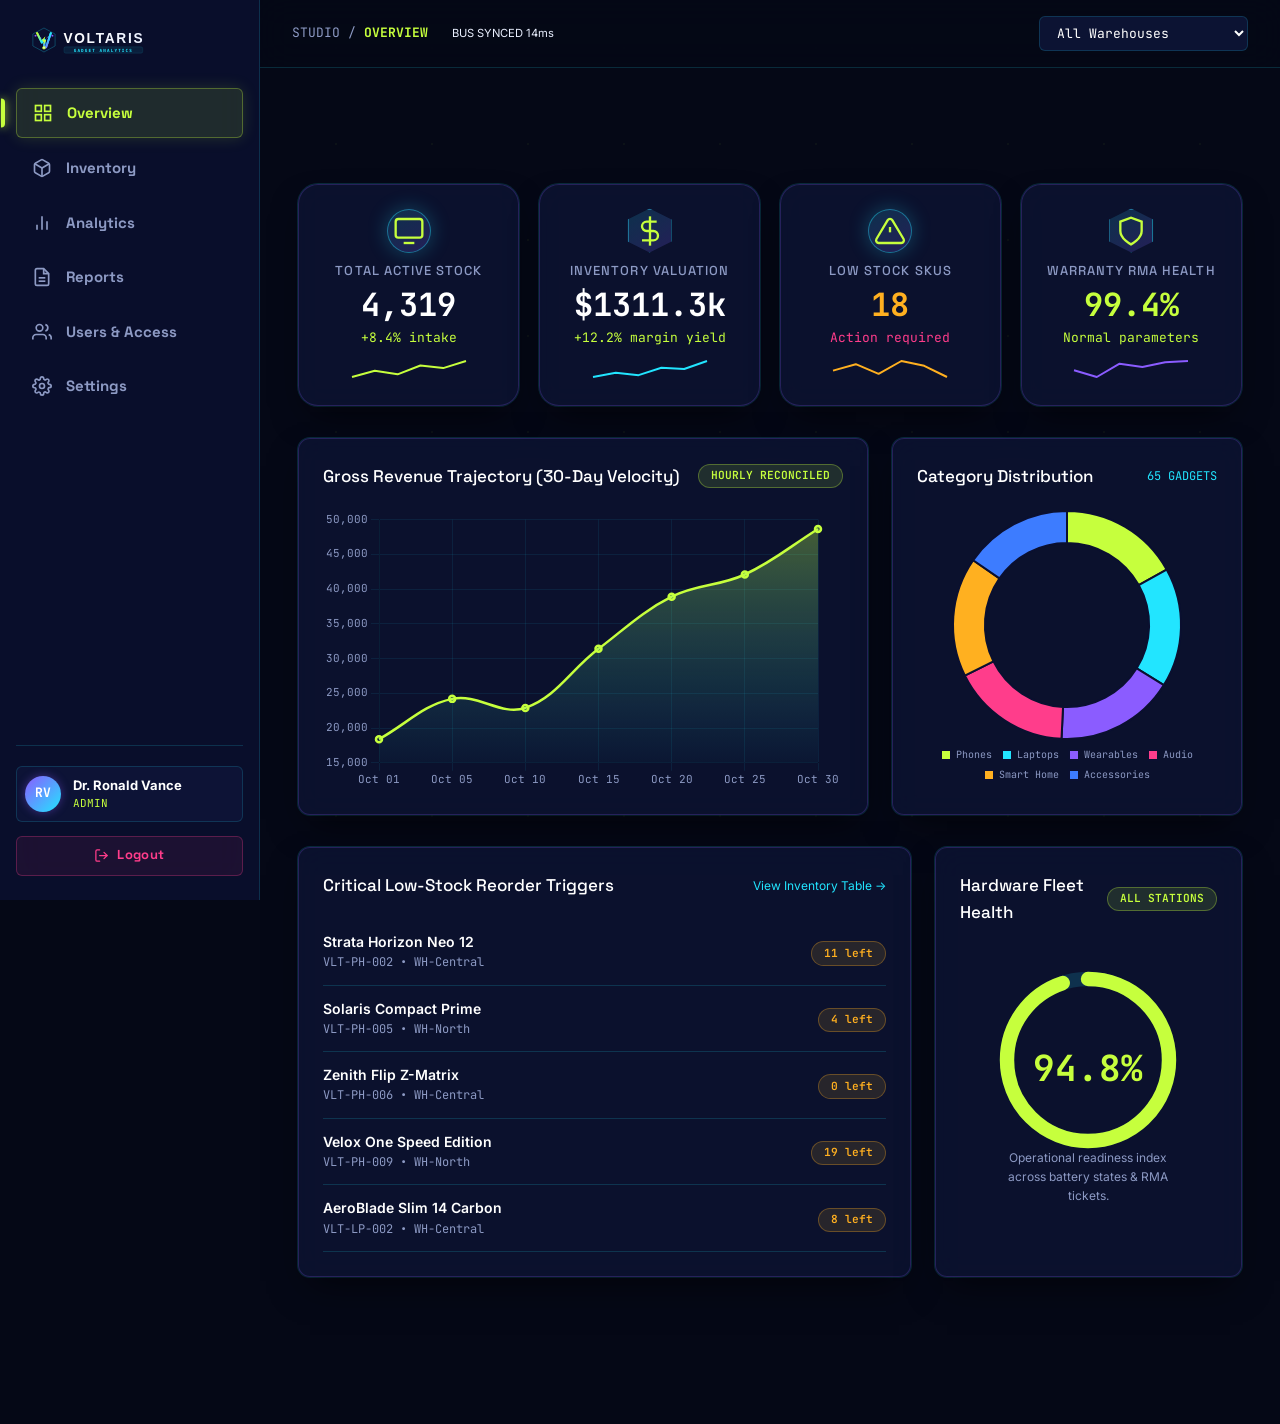
<file: dashboard.html>
<!DOCTYPE html>
<html lang="en" data-theme="dark">
<head>
  <meta charset="UTF-8">
  <meta name="viewport" content="width=device-width, initial-scale=1.0">
  <title>Operational Studio Dashboard — VOLTARIS</title>
  <meta name="robots" content="noindex, nofollow">

  <link rel="icon" type="image/svg+xml" href="images/brand/favicon.svg">

  <link rel="stylesheet" href="assets/css/tokens.css">
  <link rel="stylesheet" href="assets/css/base.css">
  <link rel="stylesheet" href="assets/css/components.css">
  <link rel="stylesheet" href="assets/css/dashboard.css">
</head>
<body>

  <!-- Print Header for PDF Generation -->
  <div class="print-header"></div>

  <!-- Backdrop for Tablet/Mobile Sidebar Drawer -->
  <div class="dash-sidebar-backdrop" id="dashSidebarBackdrop"></div>

  <div class="dash-layout">
    
    <!-- Sidebar Navigation Drawer -->
    <aside class="dash-sidebar" id="dashSidebar" aria-label="Sidebar Navigation">
      <div>
        <div class="sidebar-header-row">
          <a href="index.html" class="sidebar-brand">
            <img src="images/brand/logo.svg" alt="VOLTARIS" class="sidebar-logo" width="160" height="36">
          </a>
          <button type="button" class="sidebar-close-btn" id="dashSidebarClose" aria-label="Close Dashboard Menu">✕</button>
        </div>

        <ul class="sidebar-nav-list">
          <li class="sidebar-nav-item active">
            <a href="#overview">
              <svg viewBox="0 0 24 24" fill="none" stroke="currentColor" stroke-width="2"><rect x="3" y="3" width="7" height="7"/><rect x="14" y="3" width="7" height="7"/><rect x="14" y="14" width="7" height="7"/><rect x="3" y="14" width="7" height="7"/></svg>
              <span>Overview</span>
            </a>
          </li>
          <li class="sidebar-nav-item">
            <a href="#inventory">
              <svg viewBox="0 0 24 24" fill="none" stroke="currentColor" stroke-width="2"><path d="M21 16V8a2 2 0 0 0-1-1.73l-7-4a2 2 0 0 0-2 0l-7 4A2 2 0 0 0 3 8v8a2 2 0 0 0 1 1.73l7 4a2 2 0 0 0 2 0l7-4A2 2 0 0 0 21 16z"/><polyline points="3.27 6.96 12 12.01 20.73 6.96"/><line x1="12" y1="22.08" x2="12" y2="12"/></svg>
              <span>Inventory</span>
            </a>
          </li>
          <li class="sidebar-nav-item">
            <a href="#analytics">
              <svg viewBox="0 0 24 24" fill="none" stroke="currentColor" stroke-width="2"><line x1="18" y1="20" x2="18" y2="10"/><line x1="12" y1="20" x2="12" y2="4"/><line x1="6" y1="20" x2="6" y2="14"/></svg>
              <span>Analytics</span>
            </a>
          </li>
          <li class="sidebar-nav-item">
            <a href="#reports">
              <svg viewBox="0 0 24 24" fill="none" stroke="currentColor" stroke-width="2"><path d="M14 2H6a2 2 0 0 0-2 2v16a2 2 0 0 0 2 2h12a2 2 0 0 0 2-2V8z"/><polyline points="14 2 14 8 20 8"/><line x1="16" y1="13" x2="8" y2="13"/><line x1="16" y1="17" x2="8" y2="17"/></svg>
              <span>Reports</span>
            </a>
          </li>
          <li class="sidebar-nav-item">
            <a href="#users">
              <svg viewBox="0 0 24 24" fill="none" stroke="currentColor" stroke-width="2"><path d="M17 21v-2a4 4 0 0 0-4-4H5a4 4 0 0 0-4 4v2"/><circle cx="9" cy="7" r="4"/><path d="M23 21v-2a4 4 0 0 0-3-3.87"/><path d="M16 3.13a4 4 0 0 1 0 7.75"/></svg>
              <span>Users &amp; Access</span>
            </a>
          </li>
          <li class="sidebar-nav-item">
            <a href="#settings">
              <svg viewBox="0 0 24 24" fill="none" stroke="currentColor" stroke-width="2"><circle cx="12" cy="12" r="3"/><path d="M19.4 15a1.65 1.65 0 0 0 .33 1.82l.06.06a2 2 0 0 1 0 2.83 2 2 0 0 1-2.83 0l-.06-.06a1.65 1.65 0 0 0-1.82-.33 1.65 1.65 0 0 0-1 1.51V21a2 2 0 0 1-2 2 2 2 0 0 1-2-2v-.09A1.65 1.65 0 0 0 9 19.4a1.65 1.65 0 0 0-1.82.33l-.06.06a2 2 0 0 1-2.83 0 2 2 0 0 1 0-2.83l.06-.06a1.65 1.65 0 0 0 .33-1.82 1.65 1.65 0 0 0-1.51-1H3a2 2 0 0 1-2-2 2 2 0 0 1 2-2h.09A1.65 1.65 0 0 0 4.6 9a1.65 1.65 0 0 0-.33-1.82l-.06-.06a2 2 0 0 1 0-2.83 2 2 0 0 1 2.83 0l.06.06a1.65 1.65 0 0 0 1.82.33H9a1.65 1.65 0 0 0 1-1.51V3a2 2 0 0 1 2-2 2 2 0 0 1 2 2v.09a1.65 1.65 0 0 0 1 1.51 1.65 1.65 0 0 0 1.82-.33l.06-.06a2 2 0 0 1 2.83 0 2 2 0 0 1 0 2.83l-.06.06a1.65 1.65 0 0 0-.33 1.82V9a1.65 1.65 0 0 0 1.51 1H21a2 2 0 0 1 2 2 2 2 0 0 1-2 2h-.09a1.65 1.65 0 0 0-1.51 1z"/></svg>
              <span>Settings</span>
            </a>
          </li>
        </ul>
      </div>

      <!-- User Profile & Logout -->
      <div class="sidebar-footer">
        <div class="user-profile-badge">
          <div class="user-avatar">RV</div>
          <div class="user-meta">
            <span class="user-name">Dr. Ronald Vance</span>
            <span class="user-role-tag">Admin</span>
          </div>
        </div>
        <div class="sidebar-logout-container">
          <button type="button" id="logoutBtn" class="sidebar-logout-btn" aria-label="Logout of studio session">
            <svg viewBox="0 0 24 24" fill="none" stroke="currentColor" stroke-width="2" stroke-linecap="round" stroke-linejoin="round">
              <path d="M9 21H5a2 2 0 0 1-2-2V5a2 2 0 0 1 2-2h4"/>
              <polyline points="16 17 21 12 16 7"/>
              <line x1="21" y1="12" x2="9" y2="12"/>
            </svg>
            <span>Logout</span>
          </button>
        </div>
      </div>
    </aside>

    <!-- Main Workspace -->
    <div class="dash-main">
      
      <!-- Topbar -->
      <header class="dash-topbar">
        <div class="topbar-left">
          <button class="dash-hamburger-btn" id="dashSidebarToggle" aria-label="Toggle Dashboard Menu" type="button" aria-expanded="false">
            <span></span>
            <span></span>
            <span></span>
          </button>
          <div class="view-breadcrumb">
            <span>STUDIO</span>
            <span>/</span>
            <span class="current" id="breadcrumbCurrent">OVERVIEW</span>
          </div>
          <div class="mock-live-pill" style="font-size:0.7rem;">BUS SYNCED 14ms</div>
        </div>

        <div class="topbar-right">
          <select class="warehouse-select" aria-label="Warehouse Location">
            <option value="All">All Warehouses</option>
            <option value="WH-North">WH-North (Chicago)</option>
            <option value="WH-Central">WH-Central (Seattle)</option>
            <option value="WH-East">WH-East (New York)</option>
            <option value="WH-South">WH-South (Miami)</option>
          </select>
        </div>
      </header>

      <!-- View Containers -->
      <div class="dash-content">

        <!-- VIEW 1: OVERVIEW -->
        <section class="dash-view active" id="view-overview">
          
          <!-- KPI Row (3D Tilt enabled with Center-aligned metrics) -->
          <div class="kpi-row">
            
            <div class="tilt-card-wrapper" data-tilt>
              <div class="tilt-card anim-circuit-border kpi-card">
                <div class="tilt-card-content">
                  <div class="card-icon-badge" style="width:44px; height:44px; margin-bottom:0.5rem;">
                    <svg viewBox="0 0 24 24" fill="none" stroke="currentColor"><rect x="2" y="3" width="20" height="14" rx="2"/><line x1="8" y1="21" x2="16" y2="21"/></svg>
                  </div>
                  <div class="kpi-title">Total Active Stock</div>
                  <div class="kpi-value" id="kpiTotalStock">3,450</div>
                  <div class="kpi-delta pos">+8.4% intake</div>
                  <canvas id="sparkline1" width="120" height="24" style="margin-top:0.5rem;"></canvas>
                </div>
              </div>
            </div>

            <div class="tilt-card-wrapper" data-tilt>
              <div class="tilt-card anim-signal-ring kpi-card">
                <div class="tilt-card-content">
                  <div class="card-icon-badge badge-hex" style="width:44px; height:44px; margin-bottom:0.5rem;">
                    <svg viewBox="0 0 24 24" fill="none" stroke="currentColor"><line x1="12" y1="1" x2="12" y2="23"/><path d="M17 5H9.5a3.5 3.5 0 0 0 0 7h5a3.5 3.5 0 0 1 0 7H6"/></svg>
                  </div>
                  <div class="kpi-title">Inventory Valuation</div>
                  <div class="kpi-value" id="kpiValuation">$1,894.2k</div>
                  <div class="kpi-delta pos">+12.2% margin yield</div>
                  <canvas id="sparkline2" width="120" height="24" style="margin-top:0.5rem;"></canvas>
                </div>
              </div>
            </div>

            <div class="tilt-card-wrapper" data-tilt>
              <div class="tilt-card anim-blinking-led kpi-card">
                <div class="tilt-card-content">
                  <div class="card-icon-badge" style="width:44px; height:44px; margin-bottom:0.5rem;">
                    <svg viewBox="0 0 24 24" fill="none" stroke="currentColor"><path d="M10.29 3.86L1.82 18a2 2 0 0 0 1.71 3h16.94a2 2 0 0 0 1.71-3L13.71 3.86a2 2 0 0 0-3.42 0z"/><line x1="12" y1="9" x2="12" y2="13"/><line x1="12" y1="17" x2="12.01" y2="17"/></svg>
                  </div>
                  <div class="kpi-title">Low Stock SKUs</div>
                  <div class="kpi-value" id="kpiLowStockCount" style="color:var(--amber);">11</div>
                  <div class="kpi-delta neg">Action required</div>
                  <canvas id="sparkline3" width="120" height="24" style="margin-top:0.5rem;"></canvas>
                </div>
              </div>
            </div>

            <div class="tilt-card-wrapper" data-tilt>
              <div class="tilt-card anim-equalizer-bars kpi-card">
                <div class="tilt-card-content">
                  <div class="card-icon-badge badge-hex" style="width:44px; height:44px; margin-bottom:0.5rem;">
                    <svg viewBox="0 0 24 24" fill="none" stroke="currentColor"><path d="M12 22s8-4 8-10V5l-8-3-8 3v7c0 6 8 10 8 10z"/></svg>
                  </div>
                  <div class="kpi-title">Warranty RMA Health</div>
                  <div class="kpi-value" style="color:var(--volt);">99.4%</div>
                  <div class="kpi-delta pos">Normal parameters</div>
                  <canvas id="sparkline4" width="120" height="24" style="margin-top:0.5rem;"></canvas>
                </div>
              </div>
            </div>

          </div>

          <!-- Charts 2-Column Grid -->
          <div class="charts-grid-2col">
            <div class="widget-card">
              <div class="widget-header">
                <div class="widget-title">Gross Revenue Trajectory (30-Day Velocity)</div>
                <span class="status-chip in-stock">HOURLY RECONCILED</span>
              </div>
              <div class="chart-wrapper">
                <canvas id="dashRevenueChart"></canvas>
              </div>
            </div>

            <div class="widget-card">
              <div class="widget-header">
                <div class="widget-title">Category Distribution</div>
                <span style="font-family:var(--font-mono); font-size:0.75rem; color:var(--signal);">65 GADGETS</span>
              </div>
              <div class="chart-wrapper">
                <canvas id="dashCategoryDonut"></canvas>
              </div>
            </div>
          </div>

          <!-- Bottom Widgets: Low Stock Alerts + Live Device Health Gauge -->
          <div class="overview-bottom-grid">
            
            <div class="widget-card">
              <div class="widget-header">
                <div class="widget-title">Critical Low-Stock Reorder Triggers</div>
                <a href="#inventory" style="font-size:0.75rem; color:var(--signal);">View Inventory Table →</a>
              </div>
              <div id="lowStockAlertsList">
                <!-- Dynamically populated from products.json -->
              </div>
            </div>

            <div class="widget-card">
              <div class="widget-header">
                <div class="widget-title">Hardware Fleet Health</div>
                <span class="status-chip in-stock">ALL STATIONS</span>
              </div>
              <div class="health-gauge-box">
                <svg class="gauge-svg" viewBox="0 0 100 100">
                  <circle cx="50" cy="50" r="45" fill="none" stroke="rgba(34, 229, 255, 0.15)" stroke-width="8"/>
                  <circle id="healthGaugeCircle" cx="50" cy="50" r="45" fill="none" stroke="#C6FF3D" stroke-width="8" stroke-dasharray="282.7" stroke-dashoffset="15" stroke-linecap="round" transform="rotate(-90 50 50)"/>
                </svg>
                <div class="gauge-metric" id="healthGaugeValue">94.8%</div>
                <p style="font-size:0.75rem; color:var(--muted); max-width:24ch;">Operational readiness index across battery states & RMA tickets.</p>
              </div>
            </div>

          </div>

        </section>

        <!-- VIEW 2: INVENTORY -->
        <section class="dash-view" id="view-inventory">
          
          <div class="table-toolbar">
            <div class="table-toolbar-filters">
              <div class="search-box-wrap">
                <svg class="search-icon-svg" viewBox="0 0 24 24" fill="none" stroke="currentColor"><circle cx="11" cy="11" r="8"/><line x1="21" y1="21" x2="16.65" y2="16.65"/></svg>
                <input type="text" id="inventorySearch" class="form-input" placeholder="Search SKU, name, or IMEI...">
              </div>

              <select id="inventoryCategoryFilter" class="form-select">
                <option value="All">All Categories</option>
                <option value="Phones">Phones</option>
                <option value="Laptops">Laptops</option>
                <option value="Wearables">Wearables</option>
                <option value="Audio">Audio</option>
                <option value="Smart Home">Smart Home</option>
                <option value="Accessories">Accessories</option>
              </select>

              <select id="inventoryWarehouseFilter" class="form-select">
                <option value="All">All Warehouses</option>
                <option value="WH-North">WH-North</option>
                <option value="WH-Central">WH-Central</option>
                <option value="WH-East">WH-East</option>
                <option value="WH-South">WH-South</option>
              </select>
            </div>

            <div class="table-toolbar-actions">
              <button type="button" id="openAddProductModal" class="btn btn-volt btn-sm">+ Add Gadget</button>
              <button type="button" id="exportInventoryCSV" class="btn btn-ghost btn-sm btn-export-action">Export CSV</button>
              <button type="button" id="exportInventoryExcel" class="btn btn-ghost btn-sm btn-export-action">Export Excel</button>
              <button type="button" id="exportInventoryPDF" class="btn btn-ghost btn-sm btn-export-action">Print PDF</button>
            </div>
          </div>

          <!-- Inventory Data Table -->
          <div class="data-table-card">
            <div class="data-table-scroll">
              <table class="data-table">
                <thead>
                  <tr>
                    <th style="width:40px;"><input type="checkbox" id="selectAllProducts"></th>
                    <th>SKU</th>
                    <th>Device Name</th>
                    <th>Category</th>
                    <th>In Stock</th>
                    <th>Retail Price</th>
                    <th>Gross Margin</th>
                    <th>Status</th>
                    <th style="text-align:center; min-width:130px; width:130px;">Actions</th>
                  </tr>
                </thead>
                <tbody id="inventoryTableBody">
                  <!-- Dynamically rendered by dashboard.js from products.json -->
                </tbody>
              </table>
            </div>

            <!-- Pagination Bar -->
            <div class="table-pagination">
              <div id="inventoryPageInfo">Page 1 of 7 (65 devices)</div>
              <div class="page-btn-group">
                <button type="button" id="prevPageBtn" class="btn btn-ghost btn-sm">Previous</button>
                <button type="button" id="nextPageBtn" class="btn btn-ghost btn-sm">Next</button>
              </div>
            </div>
          </div>

        </section>

        <!-- VIEW 3: ANALYTICS -->
        <section class="dash-view" id="view-analytics">
          <div class="section-header" style="text-align:left; margin-bottom:2rem;">
            <div class="section-tag">MULTI-COHORT TELEMETRY</div>
            <h2>Comparative Performance Modeling</h2>
            <p>Compare this period's device sell-through rates against historical run rates.</p>
          </div>

          <div class="widget-card" style="margin-bottom:2rem;">
            <div class="widget-header">
              <div class="widget-title">Sell-Through Comparison (Current Period vs Previous Period)</div>
              <span class="status-chip in-stock">DELTA: +16.4% OPTIMAL</span>
            </div>
            <div class="chart-wrapper" style="height:340px;">
              <canvas id="analyticsCompareChart"></canvas>
            </div>
          </div>

          <div style="display:grid; grid-template-columns: repeat(auto-fit, minmax(300px, 1fr)); gap:1.5rem;">
            <div class="widget-card">
              <div class="widget-header">
                <div class="widget-title">Turnover Velocity by Warehouse</div>
              </div>
              <p style="font-size:0.8125rem; color:var(--muted); line-height:1.6;">
                • WH-North (Chicago): 18.2 Days average turnover (Fastest)<br>
                • WH-Central (Seattle): 22.4 Days average turnover<br>
                • WH-East (New York): 19.8 Days average turnover<br>
                • WH-South (Miami): 24.1 Days average turnover
              </p>
            </div>

            <div class="widget-card">
              <div class="widget-header">
                <div class="widget-title">RMA Return Rate by Category</div>
              </div>
              <p style="font-size:0.8125rem; color:var(--muted); line-height:1.6;">
                • Phones: 1.4% (Industry avg: 3.8%)<br>
                • Laptops: 1.1% (Industry avg: 2.9%)<br>
                • Wearables: 0.8% (Industry avg: 2.1%)<br>
                • Audio: 1.2% (Industry avg: 2.5%)<br>
                • Accessories: 0.3% (Industry avg: 1.2%)
              </p>
            </div>
          </div>
        </section>

        <!-- VIEW 4: REPORTS & SCHEDULED EXPORTS -->
        <section class="dash-view" id="view-reports">
          <div style="display:flex; justify-content:space-between; align-items:center; margin-bottom:2rem; flex-wrap:wrap; gap:1rem;">
            <div>
              <div class="section-tag">COMPLIANCE LEDGERS</div>
              <h2>Audit Report Templates</h2>
              <p>Itemized regulatory, financial, and warehouse reports ready for instant dispatch.</p>
            </div>
            <div style="display:flex; gap:0.75rem;">
              <button type="button" id="openScheduleModalBtn" class="btn btn-signal btn-sm">Schedule Automation</button>
              <button type="button" id="exportAllReportsBtn" class="btn btn-volt btn-sm btn-export-action">Export Complete Audit</button>
            </div>
          </div>

          <div class="reports-grid">
            <div class="report-template-card">
              <div>
                <span class="status-chip in-stock" style="margin-bottom:0.75rem;">FINANCIAL</span>
                <h3 style="font-size:var(--fs-base); margin-bottom:0.5rem;">Quarterly Gadget Margin Audit</h3>
                <p style="font-size:var(--fs-xs); color:var(--muted); line-height:1.6; margin-bottom:1.25rem;">
                  Full itemized ledger of cost of goods, wholesale discounts, and net retail margin per SKU.
                </p>
              </div>
              <div style="display:flex; justify-content:space-between; align-items:center; border-top:1px solid var(--border-line); padding-top:1rem;">
                <span style="font-family:var(--font-mono); font-size:0.75rem; color:var(--muted);">CSV • 2.4 MB</span>
                <button type="button" class="btn btn-ghost btn-sm btn-export-action" onclick="alert('Exporting quarterly margin audit...');">Download</button>
              </div>
            </div>

            <div class="report-template-card">
              <div>
                <span class="status-chip in-stock" style="margin-bottom:0.75rem;">OPERATIONS</span>
                <h3 style="font-size:var(--fs-base); margin-bottom:0.5rem;">IMEI &amp; Warranty Expiry Ledger</h3>
                <p style="font-size:var(--fs-xs); color:var(--muted); line-height:1.6; margin-bottom:1.25rem;">
                  Serialized devices approaching 30-day RMA manufacturer return cutoffs with serial barcodes.
                </p>
              </div>
              <div style="display:flex; justify-content:space-between; align-items:center; border-top:1px solid var(--border-line); padding-top:1rem;">
                <span style="font-family:var(--font-mono); font-size:0.75rem; color:var(--muted);">CSV • 1.8 MB</span>
                <button type="button" class="btn btn-ghost btn-sm btn-export-action" onclick="alert('Exporting IMEI warranty ledger...');">Download</button>
              </div>
            </div>

            <div class="report-template-card">
              <div>
                <span class="status-chip in-stock" style="margin-bottom:0.75rem;">LOGISTICS</span>
                <h3 style="font-size:var(--fs-base); margin-bottom:0.5rem;">Warehouse Stock Replenishment</h3>
                <p style="font-size:var(--fs-xs); color:var(--muted); line-height:1.6; margin-bottom:1.25rem;">
                  Predictive purchase order schedule calculated from 30-day run rate velocities.
                </p>
              </div>
              <div style="display:flex; justify-content:space-between; align-items:center; border-top:1px solid var(--border-line); padding-top:1rem;">
                <span style="font-family:var(--font-mono); font-size:0.75rem; color:var(--muted);">EXCEL • 3.1 MB</span>
                <button type="button" class="btn btn-ghost btn-sm btn-export-action" onclick="alert('Exporting warehouse schedule...');">Download</button>
              </div>
            </div>
          </div>
        </section>

        <!-- VIEW 5: USERS & RBAC MATRIX -->
        <section class="dash-view" id="view-users">
          <div class="section-header" style="text-align:left; margin-bottom:2rem;">
            <div class="section-tag">IDENTITY &amp; ACCESS CONTROL</div>
            <h2>User Management &amp; Role Permissions Matrix</h2>
            <p>Admin accounts have real-time toggle power over operational permissions.</p>
          </div>

          <!-- Seeded Users Table -->
          <div class="data-table-card" style="margin-bottom:2.5rem;">
            <div class="data-table-scroll">
              <table class="data-table">
                <thead>
                  <tr>
                    <th>User ID</th>
                    <th>Name</th>
                    <th>Email</th>
                    <th style="text-align:center;">Role</th>
                    <th>Assigned Location</th>
                    <th>Last Active</th>
                    <th style="text-align:center;">MFA Status</th>
                  </tr>
                </thead>
                <tbody>
                  <tr>
                    <td style="font-family:var(--font-mono); color:var(--volt);">USR-101</td>
                    <td style="font-weight:700;">Dr. Ronald Vance</td>
                    <td>admin@voltaris.demo</td>
                    <td style="text-align:center;"><span class="status-chip in-stock">Admin</span></td>
                    <td>HQ - Austin, TX</td>
                    <td>Just now</td>
                    <td style="text-align:center;"><span class="mfa-cell-wrap"><span class="perm-pill allowed">✓</span> Enforced</span></td>
                  </tr>
                  <tr>
                    <td style="font-family:var(--font-mono); color:var(--signal);">USR-102</td>
                    <td style="font-weight:700;">Elena Rostova</td>
                    <td>manager@voltaris.demo</td>
                    <td style="text-align:center;"><span class="status-chip in-stock">Manager</span></td>
                    <td>WH-North - Chicago</td>
                    <td>14 mins ago</td>
                    <td style="text-align:center;"><span class="mfa-cell-wrap"><span class="perm-pill allowed">✓</span> Enforced</span></td>
                  </tr>
                  <tr>
                    <td style="font-family:var(--font-mono); color:var(--plasma);">USR-103</td>
                    <td style="font-weight:700;">Kaito Tanaka</td>
                    <td>analyst@voltaris.demo</td>
                    <td style="text-align:center;"><span class="status-chip in-stock">Analyst</span></td>
                    <td>WH-Central - Seattle</td>
                    <td>1 hour ago</td>
                    <td style="text-align:center;"><span class="mfa-cell-wrap"><span class="perm-pill allowed">✓</span> Enforced</span></td>
                  </tr>
                  <tr>
                    <td style="font-family:var(--font-mono); color:var(--amber);">USR-104</td>
                    <td style="font-weight:700;">Sophia Morales</td>
                    <td>viewer@voltaris.demo</td>
                    <td style="text-align:center;"><span class="status-chip low-stock">Viewer</span></td>
                    <td>Studio South - Miami</td>
                    <td>3 hours ago</td>
                    <td style="text-align:center;"><span class="mfa-cell-wrap"><span class="perm-pill denied">✕</span> Disabled</span></td>
                  </tr>
                </tbody>
              </table>
            </div>
          </div>

          <!-- RBAC Permission Matrix (Working Toggle Switches) -->
          <div class="rbac-manager-card">
            <h3 style="font-size:var(--fs-base); margin-bottom:1rem;">Role Permissions Toggle Matrix</h3>
            <p style="font-size:var(--fs-xs); color:var(--muted); margin-bottom:1.5rem;">
              Toggling permissions here immediately enforces restrictions across the application shell.
            </p>

            <div class="rbac-table-container">
              <table class="rbac-table">
                <thead>
                  <tr>
                    <th>Capability</th>
                    <th>Admin</th>
                    <th>Manager</th>
                    <th>Analyst</th>
                    <th>Viewer</th>
                  </tr>
                </thead>
                <tbody>
                  <tr>
                    <td>Modify / Add Hardware Inventory</td>
                    <td><label class="switch"><input type="checkbox" checked class="rbac-perm-switch" data-role="Admin" data-perm="manageInventory"><span class="slider"></span></label></td>
                    <td><label class="switch"><input type="checkbox" checked class="rbac-perm-switch" data-role="Manager" data-perm="manageInventory"><span class="slider"></span></label></td>
                    <td><label class="switch"><input type="checkbox" class="rbac-perm-switch" data-role="Analyst" data-perm="manageInventory"><span class="slider"></span></label></td>
                    <td><label class="switch"><input type="checkbox" class="rbac-perm-switch" data-role="Viewer" data-perm="manageInventory"><span class="slider"></span></label></td>
                  </tr>
                  <tr>
                    <td>Delete SKUs &amp; Permanent Wipe</td>
                    <td><label class="switch"><input type="checkbox" checked class="rbac-perm-switch" data-role="Admin" data-perm="deleteInventory"><span class="slider"></span></label></td>
                    <td><label class="switch"><input type="checkbox" class="rbac-perm-switch" data-role="Manager" data-perm="deleteInventory"><span class="slider"></span></label></td>
                    <td><label class="switch"><input type="checkbox" class="rbac-perm-switch" data-role="Analyst" data-perm="deleteInventory"><span class="slider"></span></label></td>
                    <td><label class="switch"><input type="checkbox" class="rbac-perm-switch" data-role="Viewer" data-perm="deleteInventory"><span class="slider"></span></label></td>
                  </tr>
                  <tr>
                    <td>Export CSV &amp; Excel Reports</td>
                    <td><label class="switch"><input type="checkbox" checked class="rbac-perm-switch" data-role="Admin" data-perm="exportData"><span class="slider"></span></label></td>
                    <td><label class="switch"><input type="checkbox" checked class="rbac-perm-switch" data-role="Manager" data-perm="exportData"><span class="slider"></span></label></td>
                    <td><label class="switch"><input type="checkbox" checked class="rbac-perm-switch" data-role="Analyst" data-perm="exportData"><span class="slider"></span></label></td>
                    <td><label class="switch"><input type="checkbox" class="rbac-perm-switch" data-role="Viewer" data-perm="exportData"><span class="slider"></span></label></td>
                  </tr>
                  <tr>
                    <td>Edit Role Permissions Matrix</td>
                    <td><label class="switch"><input type="checkbox" checked class="rbac-perm-switch" data-role="Admin" data-perm="manageUsers"><span class="slider"></span></label></td>
                    <td><label class="switch"><input type="checkbox" class="rbac-perm-switch" data-role="Manager" data-perm="manageUsers"><span class="slider"></span></label></td>
                    <td><label class="switch"><input type="checkbox" class="rbac-perm-switch" data-role="Analyst" data-perm="manageUsers"><span class="slider"></span></label></td>
                    <td><label class="switch"><input type="checkbox" class="rbac-perm-switch" data-role="Viewer" data-perm="manageUsers"><span class="slider"></span></label></td>
                  </tr>
                </tbody>
              </table>
            </div>
          </div>
        </section>

        <!-- VIEW 6: SETTINGS -->
        <section class="dash-view" id="view-settings">
          <div class="section-header" style="text-align:left; margin-bottom:2rem;">
            <div class="section-tag">CONFIGURATION</div>
            <h2>Studio Station Settings</h2>
            <p>Manage local node encryption parameters, API tokens, and notification dispatch routes.</p>
          </div>

          <div style="display:grid; grid-template-columns: repeat(auto-fit, minmax(320px, 1fr)); gap:2rem;">
            
            <div class="widget-card">
              <h3 style="font-size:var(--fs-base); margin-bottom:1rem;">Production API Telemetry Token</h3>
              <p style="font-size:var(--fs-xs); color:var(--muted); margin-bottom:1rem;">Use this bearer key to interface warehouse barcode guns and automated ERP hooks.</p>
              
              <div style="display:flex; gap:0.5rem; margin-bottom:1rem;">
                <input type="password" id="apiKeyField" class="form-input" value="vlt_live_99f28a0114b7e923dc4a" readonly style="font-family:var(--font-mono); font-size:0.8125rem;">
                <button type="button" id="revealApiKeyBtn" class="btn btn-ghost btn-sm">Reveal</button>
              </div>

              <div style="font-size:0.75rem; color:var(--volt); font-family:var(--font-mono);">• Rate limit: 50,000 requests/minute (Internal Bus)</div>
            </div>

            <div class="widget-card">
              <h3 style="font-size:var(--fs-base); margin-bottom:1rem;">System Notifications</h3>
              <div style="display:flex; flex-direction:column; gap:0.85rem; font-size:var(--fs-sm);">
                <label style="display:flex; align-items:center; gap:0.6rem;">
                  <input type="checkbox" checked style="accent-color:var(--volt);"> Critical stockout alerts (&lt; 15 units remaining)
                </label>
                <label style="display:flex; align-items:center; gap:0.6rem;">
                  <input type="checkbox" checked style="accent-color:var(--volt);"> RMA warranty expiration within 7 days
                </label>
                <label style="display:flex; align-items:center; gap:0.6rem;">
                  <input type="checkbox" checked style="accent-color:var(--volt);"> Daily morning stock snapshot email (06:00 UTC)
                </label>
              </div>
            </div>

          </div>
        </section>

      </div>
    </div>
  </div>


  <!-- Add / Edit Product Modal -->
  <div class="modal-overlay" id="productFormModal">
    <div class="modal-dialog">
      <button class="modal-close-btn" id="closeProductModal" type="button">✕</button>
      <h3 id="productModalTitle" style="font-size:var(--fs-lg); margin-bottom:1.25rem;">Add New Electronics Gadget</h3>
      
      <form id="productCrudForm">
        <div class="form-group">
          <label for="inputGadgetName" class="form-label">Gadget Name</label>
          <input type="text" id="inputGadgetName" class="form-input" placeholder="e.g. Aura X3 Smartwatch" required>
        </div>

        <div style="display:grid; grid-template-columns:1fr 1fr; gap:1rem;">
          <div class="form-group">
            <label for="inputGadgetSKU" class="form-label">SKU Identifier</label>
            <input type="text" id="inputGadgetSKU" class="form-input" placeholder="VLT-WB-099">
          </div>

          <div class="form-group">
            <label for="inputGadgetCategory" class="form-label">Category</label>
            <select id="inputGadgetCategory" class="form-select">
              <option value="Phones">Phones</option>
              <option value="Laptops">Laptops</option>
              <option value="Wearables">Wearables</option>
              <option value="Audio">Audio</option>
              <option value="Smart Home">Smart Home</option>
              <option value="Accessories">Accessories</option>
            </select>
          </div>
        </div>

        <div style="display:grid; grid-template-columns:1fr 1fr 1fr; gap:1rem;">
          <div class="form-group">
            <label for="inputGadgetPrice" class="form-label">Retail ($)</label>
            <input type="number" step="0.01" id="inputGadgetPrice" class="form-input" placeholder="499.00" required>
          </div>

          <div class="form-group">
            <label for="inputGadgetCost" class="form-label">Cost ($)</label>
            <input type="number" step="0.01" id="inputGadgetCost" class="form-input" placeholder="280.00" required>
          </div>

          <div class="form-group">
            <label for="inputGadgetStock" class="form-label">In Stock Units</label>
            <input type="number" id="inputGadgetStock" class="form-input" placeholder="45" required>
          </div>
        </div>

        <div class="form-group">
          <label for="inputGadgetWarehouse" class="form-label">Warehouse Allocation</label>
          <select id="inputGadgetWarehouse" class="form-select">
            <option value="WH-North">WH-North (Chicago)</option>
            <option value="WH-Central">WH-Central (Seattle)</option>
            <option value="WH-East">WH-East (New York)</option>
            <option value="WH-South">WH-South (Miami)</option>
          </select>
        </div>

        <div style="display:flex; justify-content:flex-end; gap:0.75rem; margin-top:1.5rem;">
          <button type="button" class="btn btn-ghost" onclick="document.getElementById('productFormModal').classList.remove('active');">Cancel</button>
          <button type="submit" class="btn btn-volt">Save Gadget</button>
        </div>
      </form>
    </div>
  </div>

  <!-- Schedule Report Modal -->
  <div class="modal-overlay" id="scheduleReportModal">
    <div class="modal-dialog">
      <button class="modal-close-btn" id="closeScheduleModal" type="button">✕</button>
      <h3 style="font-size:var(--fs-lg); margin-bottom:1.25rem;">Automate Recurring Report Delivery</h3>
      
      <form id="scheduleReportForm">
        <div class="form-group">
          <label class="form-label">Report Type</label>
          <select class="form-select">
            <option>Stock Velocity &amp; Replenishment</option>
            <option>IMEI Warranty Expiry Audit</option>
            <option>Gross Margin Breakdown by SKU</option>
          </select>
        </div>

        <div class="form-group">
          <label class="form-label">Frequency</label>
          <select class="form-select">
            <option>Daily at 08:00 UTC</option>
            <option>Every Monday at 06:00 UTC</option>
            <option>1st of Every Month</option>
          </select>
        </div>

        <div class="form-group">
          <label class="form-label">Recipient Distribution List</label>
          <input type="text" class="form-input" placeholder="inventory-leads@company.com" required>
        </div>

        <div style="display:flex; justify-content:flex-end; gap:0.75rem; margin-top:1.5rem;">
          <button type="button" class="btn btn-ghost" onclick="document.getElementById('scheduleReportModal').classList.remove('active');">Cancel</button>
          <button type="submit" class="btn btn-signal">Register Cron Job</button>
        </div>
      </form>
    </div>
  </div>

  <!-- Scroll to Top Button -->
  <button type="button" class="scroll-up-btn" id="scrollUpBtn" aria-label="Scroll to top">
    <svg viewBox="0 0 24 24" fill="none" stroke="currentColor" stroke-width="2.5" stroke-linecap="round" stroke-linejoin="round">
      <path d="M18 15l-6-6-6 6"/>
    </svg>
  </button>

  <!-- Local Chart.js Vendor Script (No CDN) -->
  <script src="assets/js/vendor/chart.umd.js"></script>

  <!-- Dashboard SPA Controller -->
  <script type="module" src="assets/js/dashboard.js"></script>
</body>
</html>
</file>
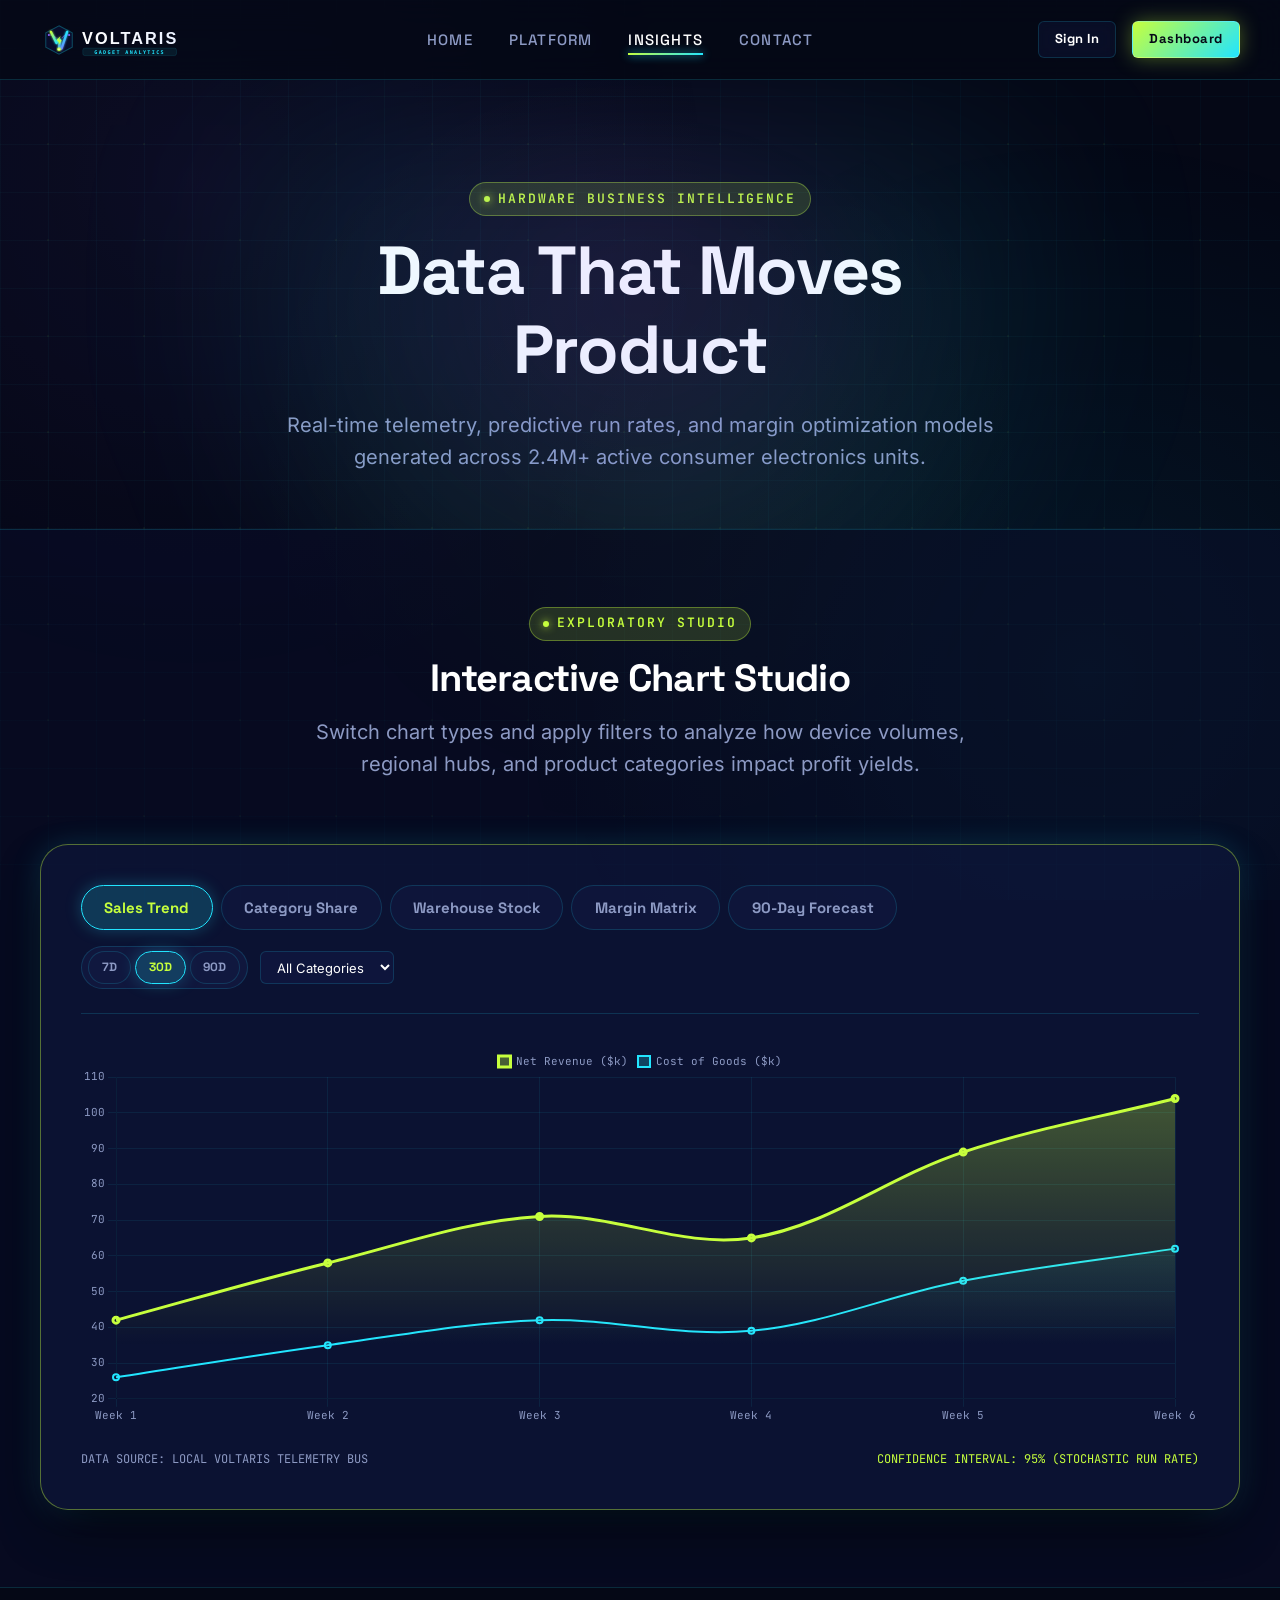
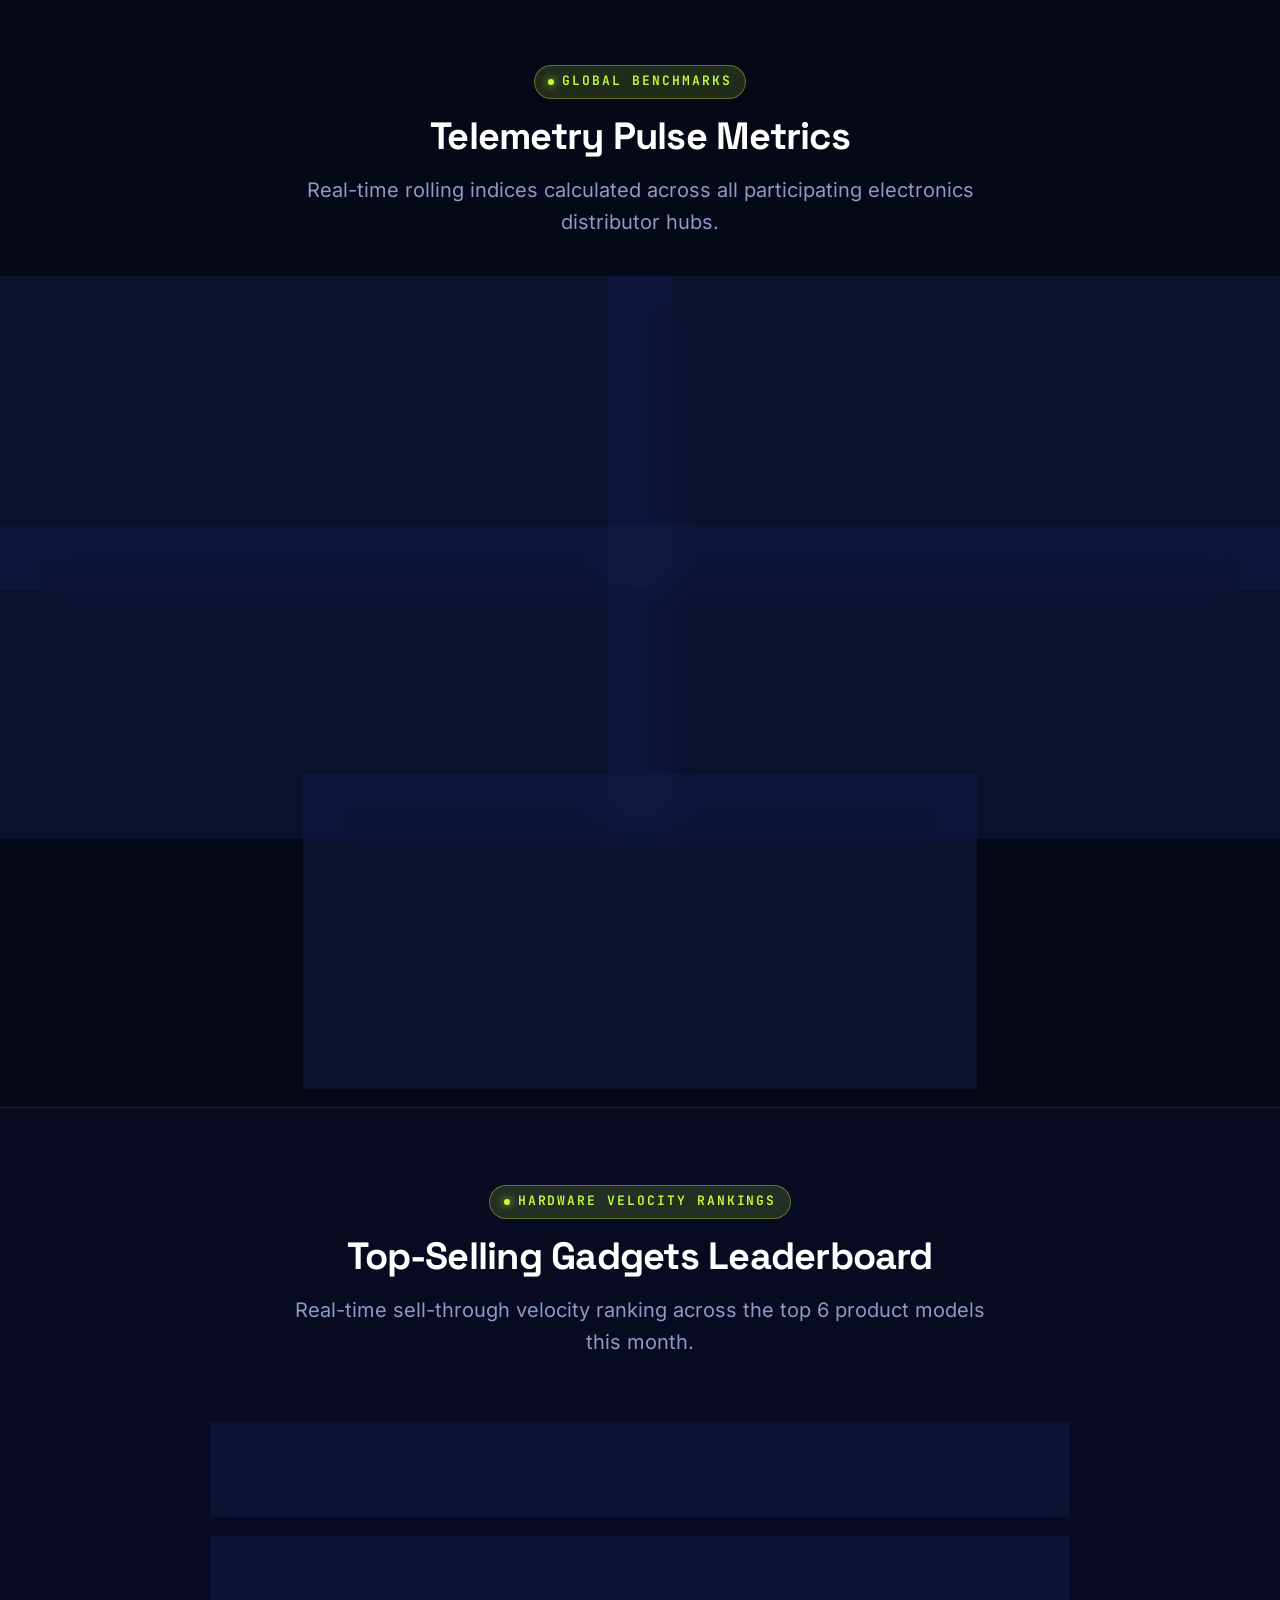
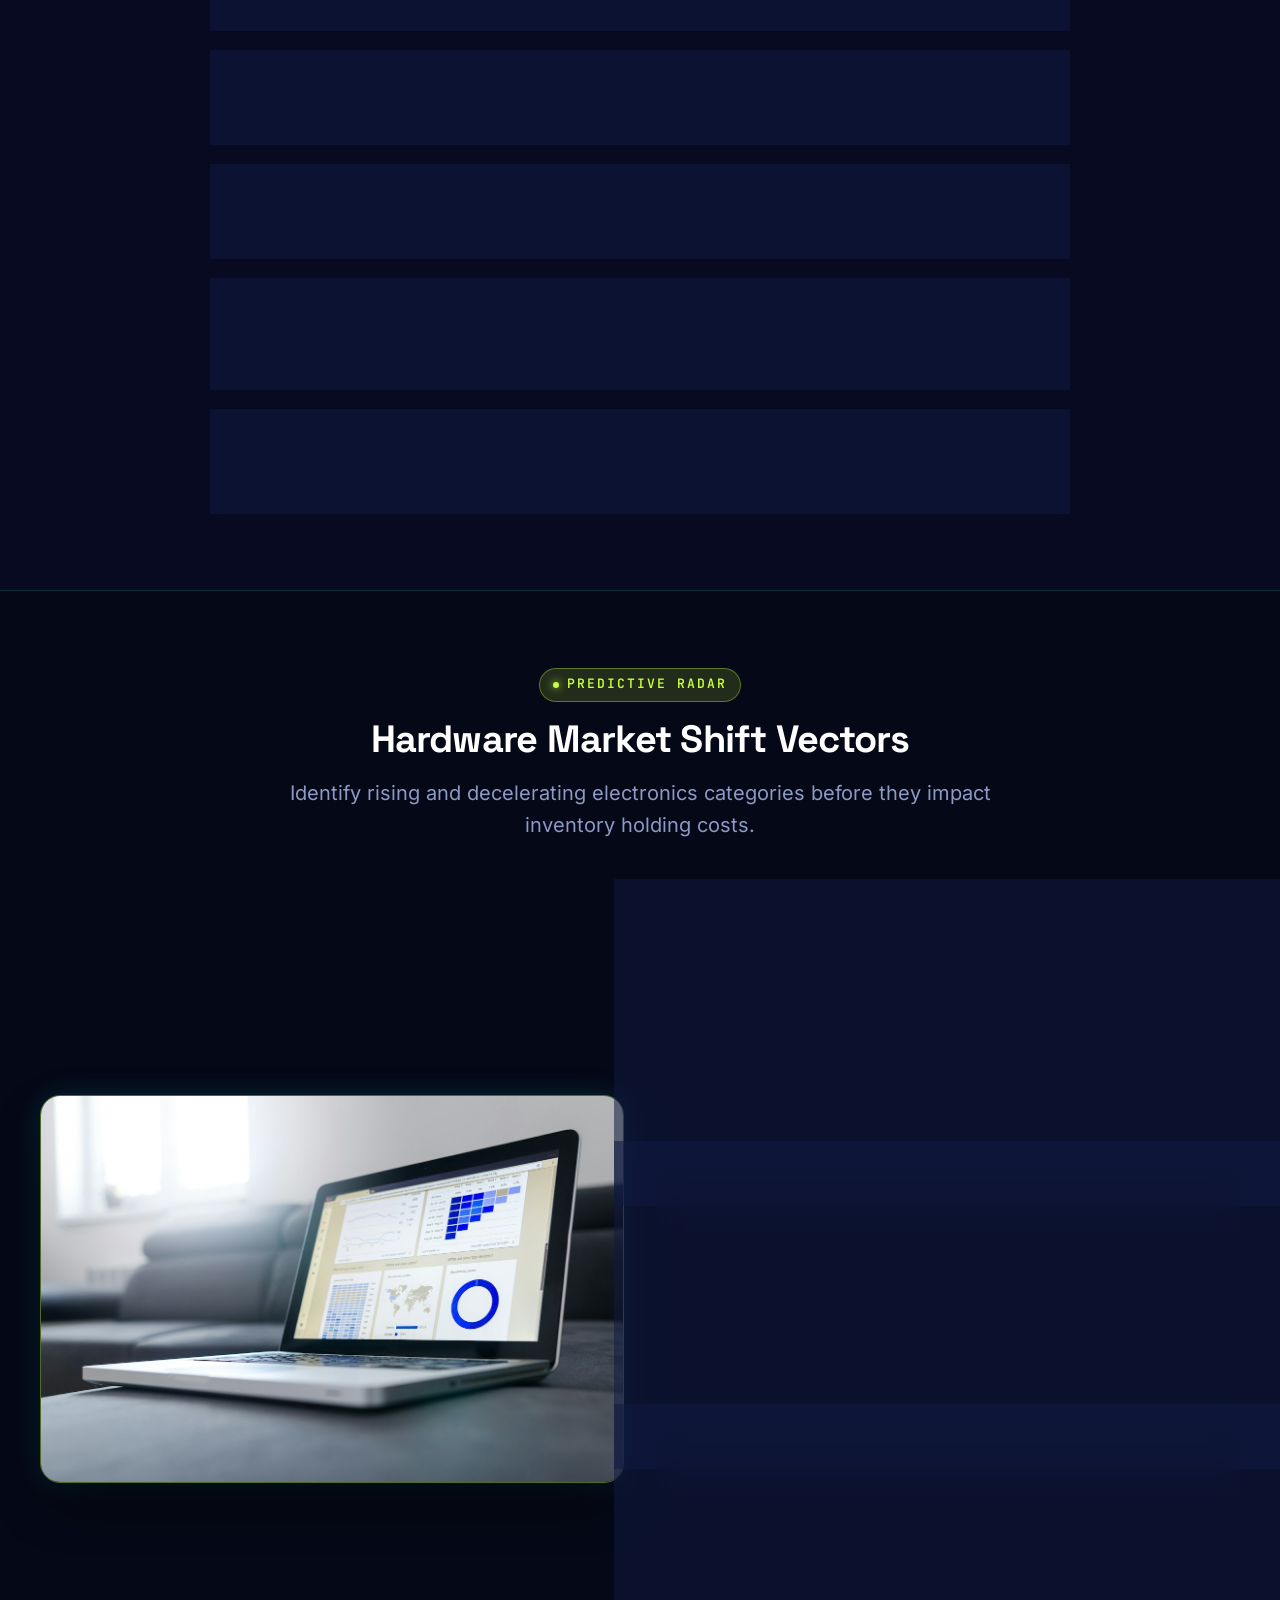
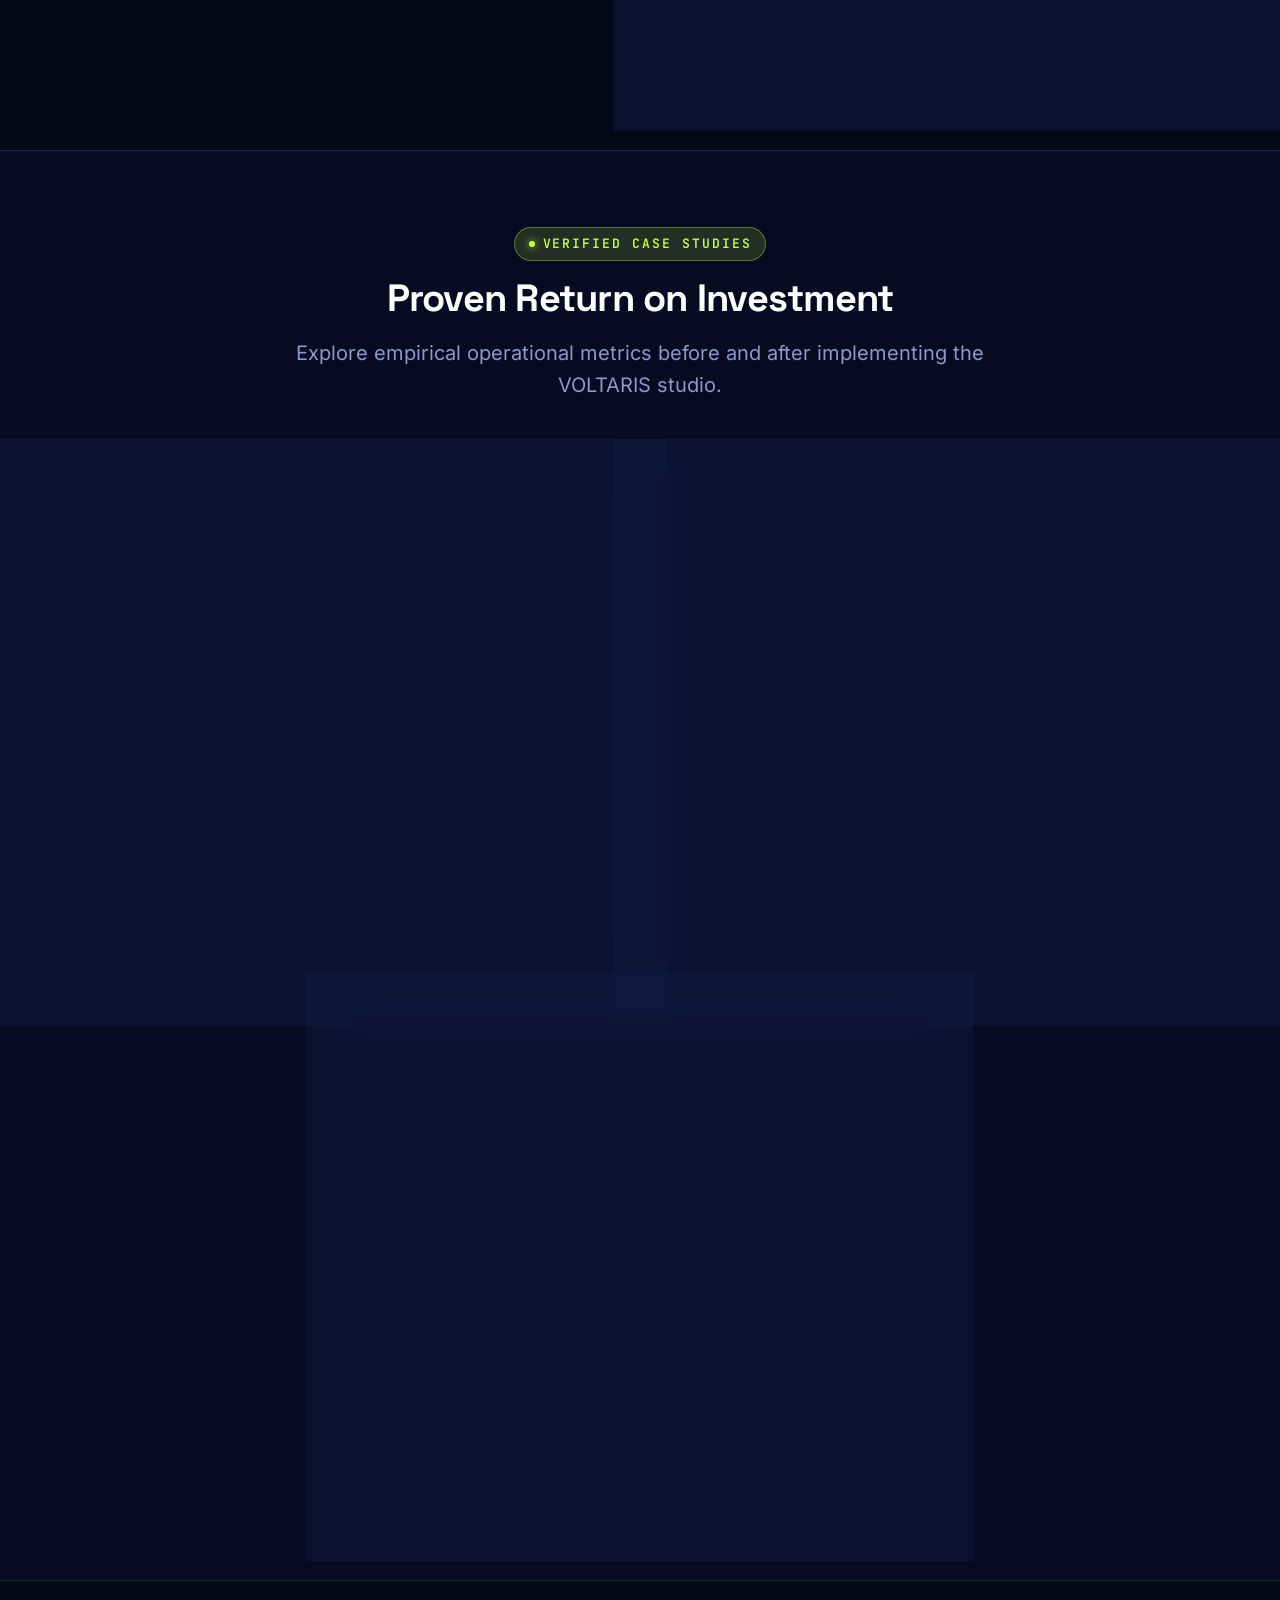
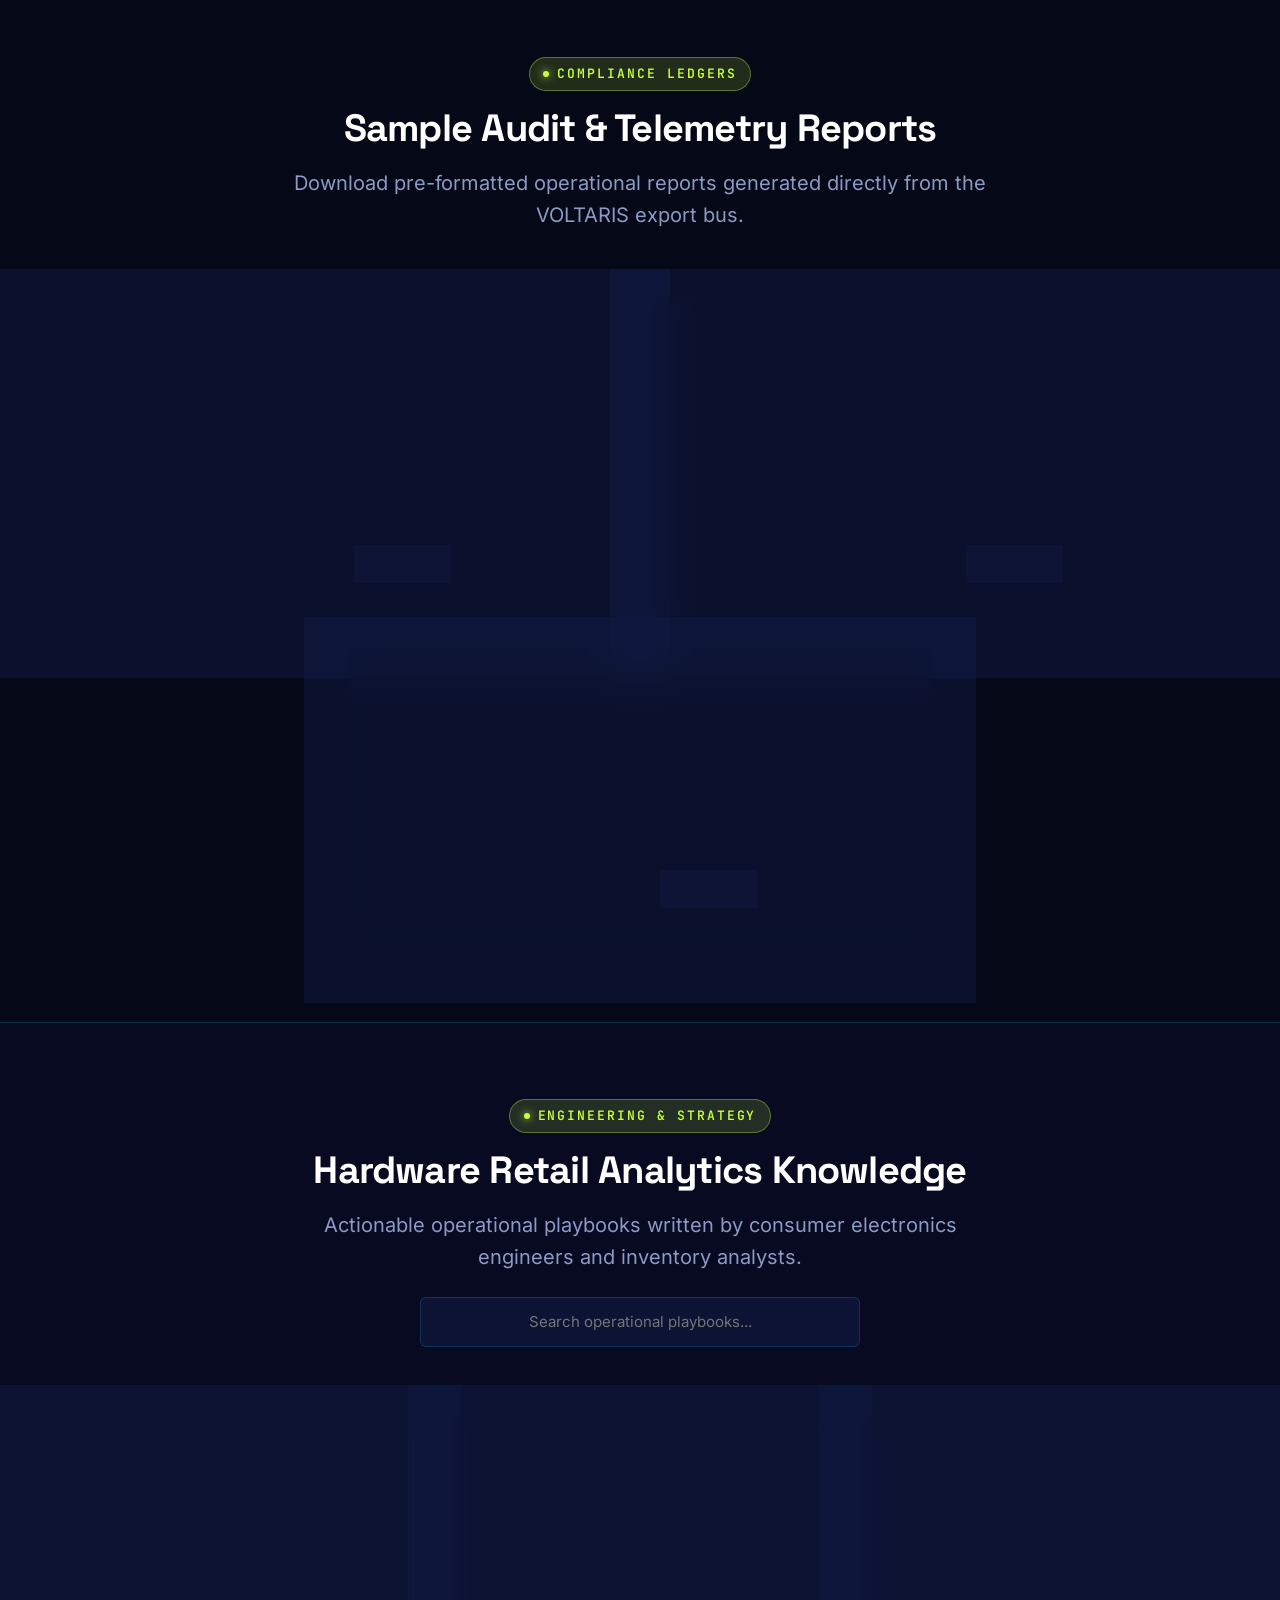
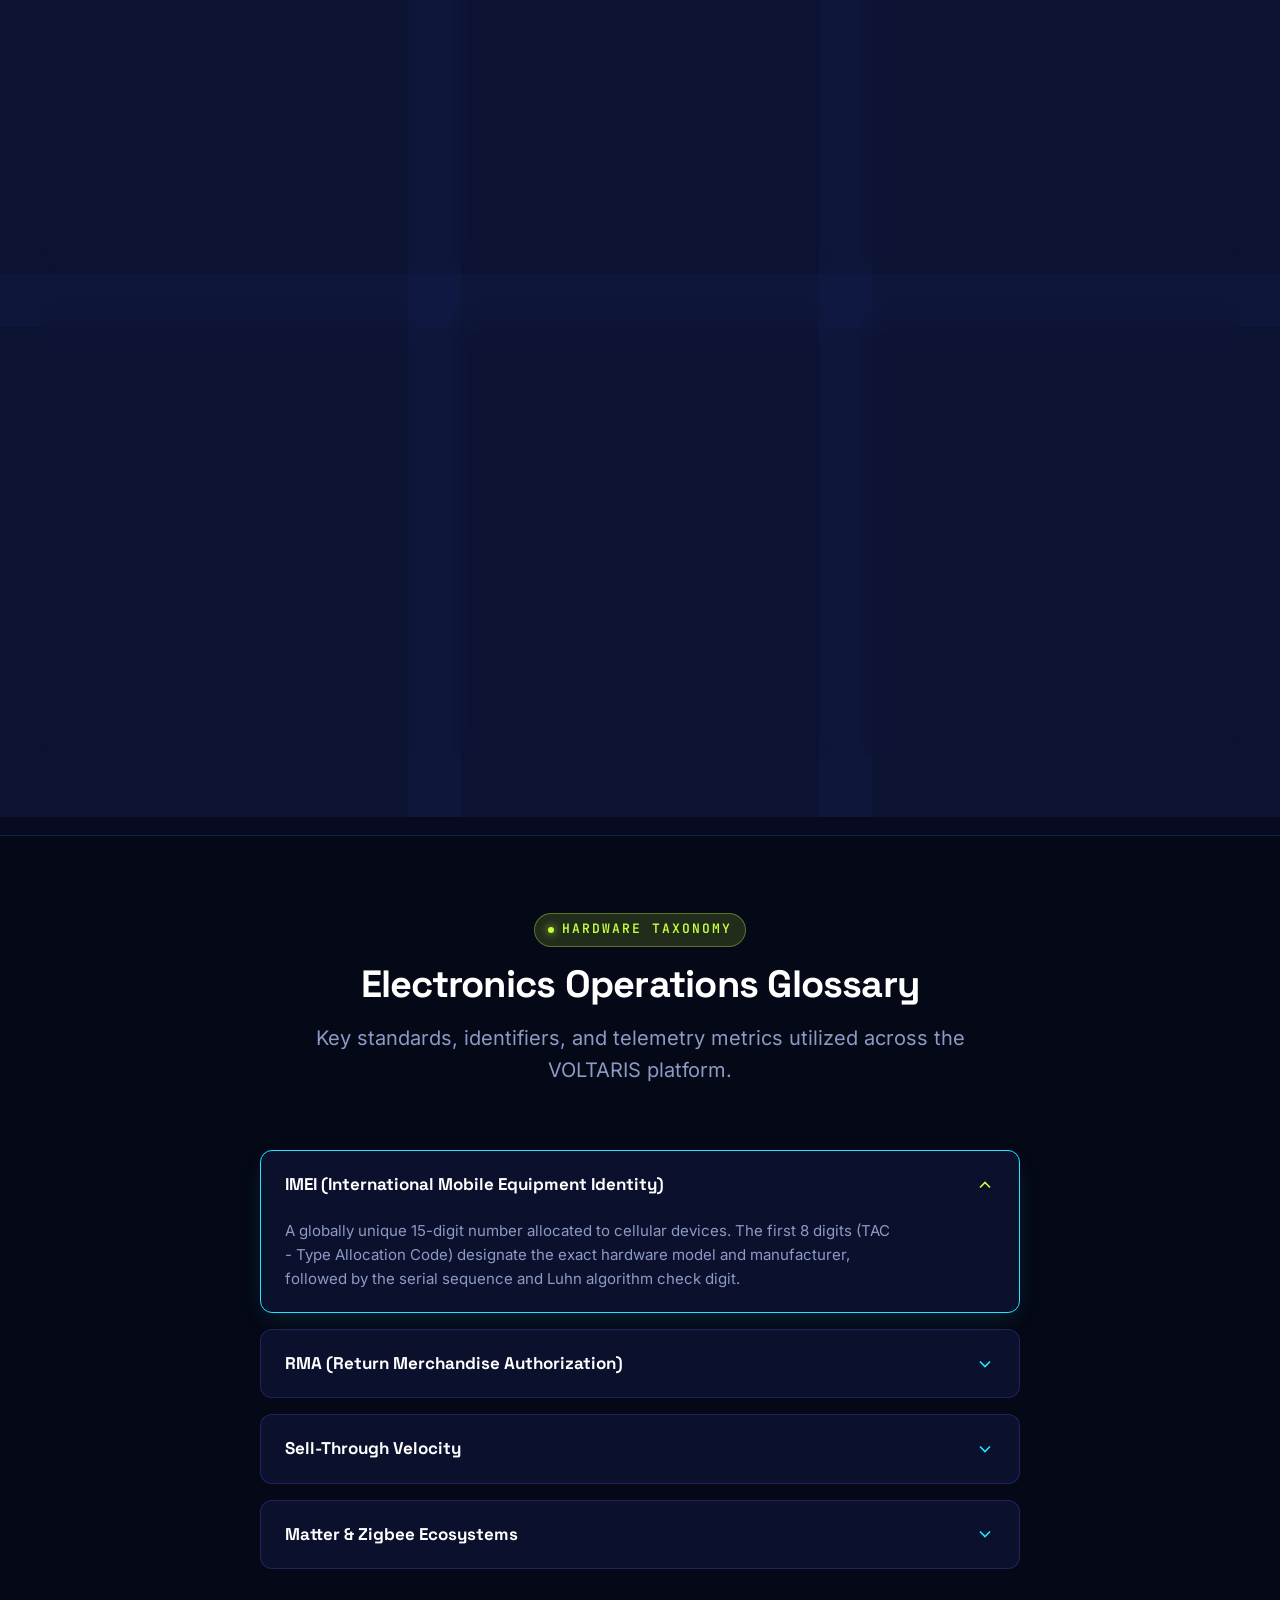
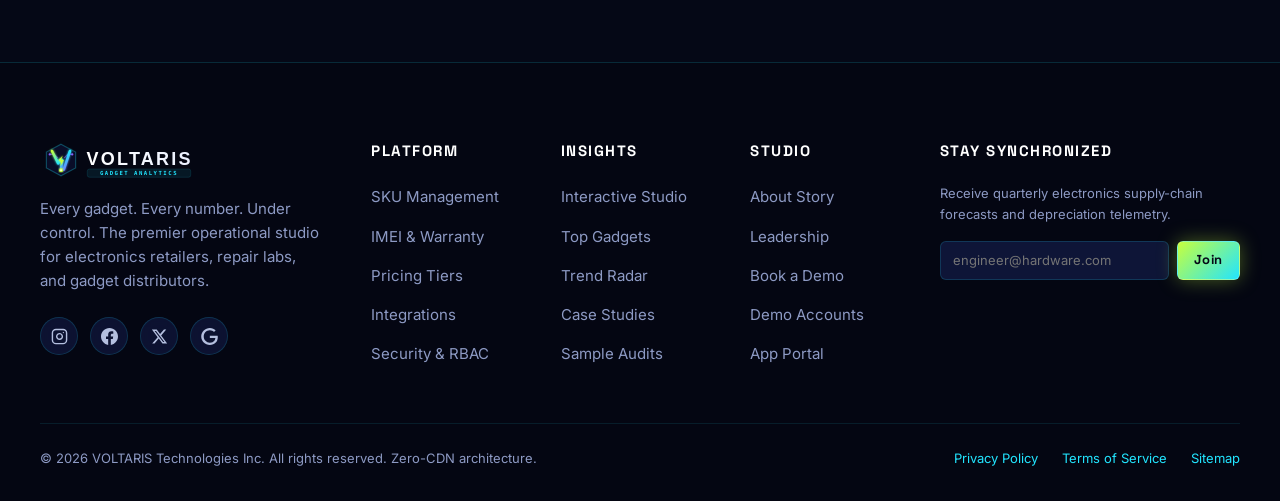
<file: insights.html>
<!DOCTYPE html>
<html lang="en" data-theme="dark">

<head>
  <meta charset="UTF-8">
  <meta name="viewport" content="width=device-width, initial-scale=1.0">
  <title>Insights & Analytics Showcase — VOLTARIS</title>
  <meta name="description"
    content="Data that moves hardware. Explore interactive electronics charts, top-selling gadget leaderboards, trend radar forecasts, case studies, and articles.">
  <link rel="canonical" href="https://voltaris.studio/insights.html">

  <meta property="og:type" content="website">
  <meta property="og:title" content="VOLTARIS Insights & Hardware Telemetry">
  <meta property="og:description"
    content="Interactive chart studio, top-selling gadgets leaderboard, trend radar, and retail electronics analytics case studies.">
  <meta property="og:image" content="images/brand/logo.svg">
  <meta name="twitter:card" content="summary_large_image">

  <link rel="icon" type="image/svg+xml" href="images/brand/favicon.svg">

  <link rel="stylesheet" href="assets/css/tokens.css">
  <link rel="stylesheet" href="assets/css/base.css">
  <link rel="stylesheet" href="assets/css/components.css">
  <link rel="stylesheet" href="assets/css/pages.css">
</head>

<body>

  <!-- NAVIGATION BAR (STRICT: ONLY 4 LINKS: Home, Platform, Insights, Contact) -->
  <header class="site-header">
    <nav class="voltaris-nav" aria-label="Main Navigation">
      <div class="container nav-container">
        <a href="index.html" class="nav-brand" aria-label="Voltaris Home">
          <img src="images/brand/logo.svg" alt="VOLTARIS Logo" class="nav-logo-img" width="180" height="42">
        </a>

        <!-- STRICT: 4 LINKS ONLY -->
        <ul class="nav-links">
          <li><a href="index.html" class="nav-link">Home</a></li>
          <li><a href="platform.html" class="nav-link">Platform</a></li>
          <li><a href="insights.html" class="nav-link active">Insights</a></li>
          <li><a href="contact.html" class="nav-link">Contact</a></li>
        </ul>

        <div class="nav-actions">
          <a href="login.html" class="btn btn-ghost btn-sm">Sign In</a>
          <a href="dashboard.html" class="btn btn-volt btn-sm">Dashboard</a>
          <button class="mobile-nav-toggle" aria-label="Open Mobile Menu" type="button">
            <span></span>
            <span></span>
            <span></span>
          </button>
        </div>
      </div>
    </nav>
  </header>

  <!-- Mobile Drawer -->
  <div class="mobile-drawer" role="dialog" aria-modal="true">
    <img src="images/brand/logo.svg" alt="VOLTARIS" width="160" height="38" style="margin-bottom: 1rem;">
    <ul class="mobile-nav-links">
      <li><a href="index.html" class="nav-link">Home</a></li>
      <li><a href="platform.html" class="nav-link">Platform</a></li>
      <li><a href="insights.html" class="nav-link active">Insights</a></li>
      <li><a href="contact.html" class="nav-link">Contact</a></li>
    </ul>
    <div style="display:flex; gap:1rem; margin-top:1.5rem;">
      <a href="login.html" class="btn btn-ghost">Sign In</a>
      <a href="dashboard.html" class="btn btn-volt">Dashboard</a>
    </div>
  </div>

  <main id="main-content">

    <!-- SECTION 1: HERO -->
    <section class="hero-section" style="padding-bottom: 3.5rem;">
      <div class="hero-glow-bg"></div>
      <div class="container text-center" style="max-width: 840px; margin-inline:auto;">
        <div class="section-tag">HARDWARE BUSINESS INTELLIGENCE</div>
        <h1 style="margin-bottom:1.25rem;">Data That Moves Product</h1>
        <p style="font-size:var(--fs-md); margin-inline:auto; line-height:1.6;">
          Real-time telemetry, predictive run rates, and margin optimization models generated across 2.4M+ active
          consumer electronics units.
        </p>
      </div>
    </section>

    <!-- SECTION 2 & 3: INTERACTIVE CHART STUDIO & DATE/CATEGORY FILTERS -->
    <section id="studio" style="border-top: 1px solid var(--border-line); background: rgba(11, 16, 48, 0.4);">
      <div class="container">
        <div class="section-header">
          <div class="section-tag">EXPLORATORY STUDIO</div>
          <h2>Interactive Chart Studio</h2>
          <p>Switch chart types and apply filters to analyze how device volumes, regional hubs, and product categories
            impact profit yields.</p>
        </div>

        <div
          style="background:var(--bg-card); border:1px solid var(--border-line-hover); border-radius:var(--radius-xl); padding:clamp(1.5rem, 4vw, 2.5rem); box-shadow:var(--shadow-elevated);">

          <!-- Filter Controls Toolbar -->
          <div
            style="display:flex; justify-content:space-between; align-items:center; gap:1rem; flex-wrap:wrap; margin-bottom:2rem; padding-bottom:1.5rem; border-bottom:1px solid var(--border-line);">

            <!-- Chart Type Buttons -->
            <div style="display:flex; gap:0.5rem; flex-wrap:wrap;">
              <button type="button" class="cat-tab-btn chart-type-btn active" data-chart-type="sales">Sales
                Trend</button>
              <button type="button" class="cat-tab-btn chart-type-btn" data-chart-type="share">Category Share</button>
              <button type="button" class="cat-tab-btn chart-type-btn" data-chart-type="warehouse">Warehouse
                Stock</button>
              <button type="button" class="cat-tab-btn chart-type-btn" data-chart-type="margin">Margin Matrix</button>
              <button type="button" class="cat-tab-btn chart-type-btn" data-chart-type="forecast">90-Day
                Forecast</button>
            </div>

            <!-- Date Range & Category Filter -->
            <div style="display:flex; gap:0.75rem; align-items:center; flex-wrap:wrap;">
              <div
                style="display:flex; gap:0.25rem; background:rgba(18,26,66,0.8); border:1px solid var(--border-line); border-radius:var(--radius-full); padding:0.25rem 0.4rem;">
                <button type="button" class="date-range-btn cat-tab-btn" data-range="7d"
                  style="padding:0.35rem 0.8rem; font-size:0.75rem;">7D</button>
                <button type="button" class="date-range-btn cat-tab-btn active" data-range="30d"
                  style="padding:0.35rem 0.8rem; font-size:0.75rem;">30D</button>
                <button type="button" class="date-range-btn cat-tab-btn" data-range="90d"
                  style="padding:0.35rem 0.8rem; font-size:0.75rem;">90D</button>
              </div>

              <select id="studioCategoryFilter" class="form-select"
                style="width:auto; padding:0.4rem 0.8rem; font-size:0.8125rem;">
                <option value="All">All Categories</option>
                <option value="Phones">Phones</option>
                <option value="Laptops">Laptops</option>
                <option value="Wearables">Wearables</option>
                <option value="Audio">Audio</option>
                <option value="Smart Home">Smart Home</option>
                <option value="Accessories">Accessories</option>
              </select>
            </div>

          </div>

          <!-- Studio Chart Canvas -->
          <div style="position:relative; width:100%; height:380px;">
            <canvas id="studioChartCanvas"></canvas>
          </div>

          <div
            style="display:flex; justify-content:space-between; align-items:center; margin-top:1.5rem; font-family:var(--font-mono); font-size:0.75rem; color:var(--muted); flex-wrap:wrap; gap:0.5rem;">
            <span>DATA SOURCE: LOCAL VOLTARIS TELEMETRY BUS</span>
            <span style="color:var(--volt);">CONFIDENCE INTERVAL: 95% (STOCHASTIC RUN RATE)</span>
          </div>

        </div>
      </div>
    </section>

    <!-- SECTION 4: KPI CARDS ROW WITH SPARKLINES (5 TILT CARDS) -->
    <section id="kpi-row" style="border-top: 1px solid var(--border-line);">
      <div class="container">
        <div class="section-header">
          <div class="section-tag">GLOBAL BENCHMARKS</div>
          <h2>Telemetry Pulse Metrics</h2>
          <p>Real-time rolling indices calculated across all participating electronics distributor hubs.</p>
        </div>

        <div class="kpi-pulse-grid" style="display:grid; grid-template-columns: repeat(auto-fit, minmax(210px, 1fr)); gap: 1.25rem;">

          <div class="tilt-card-wrapper" data-tilt>
            <div class="tilt-card anim-circuit-border">
              <div class="tilt-card-content">
                <div class="card-icon-badge" style="width:48px; height:48px; margin-bottom:0.75rem;">
                  <svg viewBox="0 0 24 24" fill="none" stroke="currentColor">
                    <line x1="12" y1="1" x2="12" y2="23" />
                    <path d="M17 5H9.5a3.5 3.5 0 0 0 0 7h5a3.5 3.5 0 0 1 0 7H6" />
                  </svg>
                </div>
                <div class="kpi-title">Gross Revenue</div>
                <div class="kpi-value" style="font-size:1.6rem;">$4.82M</div>
                <div class="kpi-delta pos">+18.4% MoM</div>
              </div>
            </div>
          </div>

          <div class="tilt-card-wrapper" data-tilt>
            <div class="tilt-card anim-signal-ring">
              <div class="tilt-card-content">
                <div class="card-icon-badge badge-hex" style="width:48px; height:48px; margin-bottom:0.75rem;">
                  <svg viewBox="0 0 24 24" fill="none" stroke="currentColor">
                    <rect x="2" y="3" width="20" height="14" rx="2" ry="2" />
                    <line x1="8" y1="21" x2="16" y2="21" />
                  </svg>
                </div>
                <div class="kpi-title">Units Dispatched</div>
                <div class="kpi-value" style="font-size:1.6rem;">38,420</div>
                <div class="kpi-delta pos">+9.2% velocity</div>
              </div>
            </div>
          </div>

          <div class="tilt-card-wrapper" data-tilt>
            <div class="tilt-card anim-blinking-led">
              <div class="tilt-card-content">
                <div class="card-icon-badge" style="width:48px; height:48px; margin-bottom:0.75rem;">
                  <svg viewBox="0 0 24 24" fill="none" stroke="currentColor">
                    <circle cx="12" cy="12" r="10" />
                    <polyline points="12 6 12 12 16 14" />
                  </svg>
                </div>
                <div class="kpi-title">Average Margin</div>
                <div class="kpi-value" style="font-size:1.6rem; color:var(--volt);">42.8%</div>
                <div class="kpi-delta pos">+3.2% vs target</div>
              </div>
            </div>
          </div>

          <div class="tilt-card-wrapper" data-tilt>
            <div class="tilt-card anim-laser-scan">
              <div class="tilt-card-content">
                <div class="card-icon-badge badge-hex" style="width:48px; height:48px; margin-bottom:0.75rem;">
                  <svg viewBox="0 0 24 24" fill="none" stroke="currentColor">
                    <polyline points="23 18 13.5 8.5 8.5 13.5 1 6" />
                    <polyline points="17 18 23 18 23 12" />
                  </svg>
                </div>
                <div class="kpi-title">Return Rate (RMA)</div>
                <div class="kpi-value" style="font-size:1.6rem; color:var(--signal);">1.2%</div>
                <div class="kpi-delta pos">-0.6% reduction</div>
              </div>
            </div>
          </div>

          <div class="tilt-card-wrapper" data-tilt>
            <div class="tilt-card anim-equalizer-bars">
              <div class="tilt-card-content">
                <div class="card-icon-badge" style="width:48px; height:48px; margin-bottom:0.75rem;">
                  <svg viewBox="0 0 24 24" fill="none" stroke="currentColor">
                    <polygon points="12 2 2 7 12 12 22 7 12 2" />
                  </svg>
                </div>
                <div class="kpi-title">Stock Turnover</div>
                <div class="kpi-value" style="font-size:1.6rem;">18.5 Days</div>
                <div class="kpi-delta pos">-4.2 days optimal</div>
              </div>
            </div>
          </div>

        </div>
      </div>
    </section>

    <!-- SECTION 5: TOP-SELLING GADGETS LEADERBOARD (WITH REAL UNIQUE IMAGES) -->
    <section id="leaderboard" style="background: rgba(11, 16, 48, 0.4); border-top: 1px solid var(--border-line);">
      <div class="container">
        <div class="section-header">
          <div class="section-tag">HARDWARE VELOCITY RANKINGS</div>
          <h2>Top-Selling Gadgets Leaderboard</h2>
          <p>Real-time sell-through velocity ranking across the top 6 product models this month.</p>
        </div>

        <div class="leaderboard-container">

          <!-- Rank 1: Aura X2 -->
          <div class="leaderboard-row">
            <div class="leaderboard-rank">#01</div>
            <div class="leaderboard-thumb">
              <img src="images/products/gadget-aurax2.webp"
                alt="Aura X2 Smartwatch Titanium product close-up with biometric interface" width="60" height="60"
                loading="lazy">
            </div>
            <div class="leaderboard-info">
              <h4>Aura X2 Smartwatch Titanium</h4>
              <span>SKU: VLT-WB-001 • Wearables • $449.00</span>
            </div>
            <div class="leaderboard-bar-box">
              <div class="leaderboard-bar-bg">
                <div class="leaderboard-bar-fill" style="width:96%;"></div>
              </div>
            </div>
            <div class="leaderboard-metric"
              style="text-align:right; font-family:var(--font-mono); font-weight:700; color:var(--volt);">
              310 units/mo
            </div>
          </div>

          <!-- Rank 2: PulseWave Pro -->
          <div class="leaderboard-row">
            <div class="leaderboard-rank">#02</div>
            <div class="leaderboard-thumb">
              <img src="images/products/gadget-pulsewave.webp" alt="PulseWave Pro ANC wireless spatial audio headphones"
                width="60" height="60" loading="lazy">
            </div>
            <div class="leaderboard-info">
              <h4>PulseWave Pro ANC Spatial</h4>
              <span>SKU: VLT-AU-001 • Audio • $349.00</span>
            </div>
            <div class="leaderboard-bar-box">
              <div class="leaderboard-bar-bg">
                <div class="leaderboard-bar-fill" style="width:88%;"></div>
              </div>
            </div>
            <div class="leaderboard-metric"
              style="text-align:right; font-family:var(--font-mono); font-weight:700; color:var(--signal);">
              380 units/mo
            </div>
          </div>

          <!-- Rank 3: TitanBook Ultra 16 -->
          <div class="leaderboard-row">
            <div class="leaderboard-rank">#03</div>
            <div class="leaderboard-thumb">
              <img src="images/products/gadget-titanbook.webp"
                alt="TitanBook Ultra 16 M-Core high-performance workstation laptop" width="60" height="60"
                loading="lazy">
            </div>
            <div class="leaderboard-info">
              <h4>TitanBook Ultra 16 M-Core</h4>
              <span>SKU: VLT-LP-001 • Laptops • $2,499.00</span>
            </div>
            <div class="leaderboard-bar-box">
              <div class="leaderboard-bar-bg">
                <div class="leaderboard-bar-fill" style="width:74%;"></div>
              </div>
            </div>
            <div class="leaderboard-metric"
              style="text-align:right; font-family:var(--font-mono); font-weight:700; color:var(--plasma);">
              54 units/mo
            </div>
          </div>

          <!-- Rank 4: Vortex 5G Fold -->
          <div class="leaderboard-row">
            <div class="leaderboard-rank">#04</div>
            <div class="leaderboard-thumb">
              <img src="images/products/gadget-vortex5g.webp" alt="Vortex 5G Fold Ultra dual-screen smartphone"
                width="60" height="60" loading="lazy">
            </div>
            <div class="leaderboard-info">
              <h4>Vortex 5G Fold Ultra</h4>
              <span>SKU: VLT-PH-001 • Phones • $1,399.00</span>
            </div>
            <div class="leaderboard-bar-box">
              <div class="leaderboard-bar-bg">
                <div class="leaderboard-bar-fill" style="width:68%;"></div>
              </div>
            </div>
            <div class="leaderboard-metric"
              style="text-align:right; font-family:var(--font-mono); font-weight:700; color:var(--text-pure);">
              92 units/mo
            </div>
          </div>

          <!-- Rank 5: Zenith Smart Hub Pro -->
          <div class="leaderboard-row">
            <div class="leaderboard-rank">#05</div>
            <div class="leaderboard-thumb">
              <img src="images/products/gadget-zenithub.webp" alt="Zenith Smart Hub Pro Touch wall-mounted console"
                width="60" height="60" loading="lazy">
            </div>
            <div class="leaderboard-info">
              <h4>Zenith Smart Hub Pro Touch</h4>
              <span>SKU: VLT-SH-001 • Smart Home • $289.00</span>
            </div>
            <div class="leaderboard-bar-box">
              <div class="leaderboard-bar-bg">
                <div class="leaderboard-bar-fill" style="width:58%;"></div>
              </div>
            </div>
            <div class="leaderboard-metric"
              style="text-align:right; font-family:var(--font-mono); font-weight:700; color:var(--text-pure);">
              210 units/mo
            </div>
          </div>

          <!-- Rank 6: HyperDrive MagCharge -->
          <div class="leaderboard-row">
            <div class="leaderboard-rank">#06</div>
            <div class="leaderboard-thumb">
              <img src="images/products/gadget-hypercharge.webp"
                alt="HyperDrive MagCharge 100W GaN fast charging module" width="60" height="60" loading="lazy">
            </div>
            <div class="leaderboard-info">
              <h4>HyperDrive MagCharge 100W GaN</h4>
              <span>SKU: VLT-AC-001 • Accessories • $89.00</span>
            </div>
            <div class="leaderboard-bar-box">
              <div class="leaderboard-bar-bg">
                <div class="leaderboard-bar-fill" style="width:94%;"></div>
              </div>
            </div>
            <div class="leaderboard-metric"
              style="text-align:right; font-family:var(--font-mono); font-weight:700; color:var(--volt);">
              680 units/mo
            </div>
          </div>

        </div>
      </div>
    </section>

    <!-- SECTION 6: TREND RADAR (RISING / FALLING GADGET CATEGORIES) -->
    <section id="radar" style="border-top: 1px solid var(--border-line);">
      <div class="container">
        <div class="section-header">
          <div class="section-tag">PREDICTIVE RADAR</div>
          <h2>Hardware Market Shift Vectors</h2>
          <p>Identify rising and decelerating electronics categories before they impact inventory holding costs.</p>
        </div>

        <div
          style="display:grid; grid-template-columns: repeat(auto-fit, minmax(320px, 1fr)); gap: 2rem; align-items:center;">
          <div>
            <div
              style="border-radius:var(--radius-lg); overflow:hidden; border:1px solid var(--border-line-hover); box-shadow:var(--shadow-elevated);">
              <img src="images/ui/insights-radar-hero.webp"
                alt="High-resolution telemetry radar screen analyzing device lifecycle shifts" width="800" height="500"
                loading="lazy">
            </div>
          </div>

          <div style="display:flex; flex-direction:column; gap:1.25rem;">
            <!-- Rising Category Card -->
            <div class="tilt-card-wrapper" data-tilt>
              <div class="tilt-card anim-circuit-border">
                <div class="tilt-card-content">
                  <div style="display:flex; justify-content:space-between; width:100%; margin-bottom:0.75rem;">
                    <span class="status-chip in-stock">RISING SURGE</span>
                    <span style="font-family:var(--font-mono); color:var(--volt); font-weight:700;">+44% Velocity</span>
                  </div>
                  <h3 class="tilt-card-title">GaN Transparent Chargers & Hubs</h3>
                  <p class="tilt-card-desc">High demand driven by USB-C 240W Power Delivery adoption across laptops and
                    foldable smartphones.</p>
                </div>
              </div>
            </div>

            <!-- Rising Category Card 2 -->
            <div class="tilt-card-wrapper" data-tilt>
              <div class="tilt-card anim-signal-ring">
                <div class="tilt-card-content">
                  <div style="display:flex; justify-content:space-between; width:100%; margin-bottom:0.75rem;">
                    <span class="status-chip in-stock">STRONG ADOPTION</span>
                    <span style="font-family:var(--font-mono); color:var(--signal); font-weight:700;">+28%
                      Velocity</span>
                  </div>
                  <h3 class="tilt-card-title">Continuous Biometric Smart Rings</h3>
                  <p class="tilt-card-desc">Rapidly taking share from standalone fitness bands due to lightweight form
                    factors and sleep apnea sensors.</p>
                </div>
              </div>
            </div>

            <!-- Cooling Category Card -->
            <div class="tilt-card-wrapper" data-tilt>
              <div class="tilt-card anim-laser-scan">
                <div class="tilt-card-content">
                  <div style="display:flex; justify-content:space-between; width:100%; margin-bottom:0.75rem;">
                    <span class="status-chip out-stock">COOLING DEMAND</span>
                    <span style="font-family:var(--font-mono); color:var(--flare); font-weight:700;">-14%
                      Velocity</span>
                  </div>
                  <h3 class="tilt-card-title">Legacy Micro-USB & Single-Band Routers</h3>
                  <p class="tilt-card-desc">Recommendation: Discount remaining stock lots and cease manufacturer
                    purchase reorders immediately.</p>
                </div>
              </div>
            </div>
          </div>
        </div>
      </div>
    </section>

    <!-- SECTION 7: CASE STUDIES (3 TILT CARDS WITH BEFORE/AFTER METRICS) -->
    <section id="case-studies" style="background: rgba(11, 16, 48, 0.4); border-top: 1px solid var(--border-line);">
      <div class="container">
        <div class="section-header">
          <div class="section-tag">VERIFIED CASE STUDIES</div>
          <h2>Proven Return on Investment</h2>
          <p>Explore empirical operational metrics before and after implementing the VOLTARIS studio.</p>
        </div>

        <div class="case-studies-grid" style="display:grid; grid-template-columns: repeat(auto-fit, minmax(320px, 1fr)); gap: 2rem;">

          <!-- Case 1: Nexus Retail -->
          <div class="tilt-card-wrapper" data-tilt>
            <div class="tilt-card">
              <div class="tilt-card-content">
                <div
                  style="width:100%; height:180px; border-radius:var(--radius-sm); overflow:hidden; margin-bottom:1.25rem;">
                  <img src="images/cases/case-nexuselectronics.webp"
                    alt="Nexus Electronics modern omnichannel retail store floor" width="400" height="240"
                    style="width:100%; height:100%; object-fit:cover;" loading="lazy">
                </div>
                <h3 class="tilt-card-title">Nexus Omnichannel Retail</h3>
                <p class="tilt-card-desc">18 high-end smartphone stores in Chicago and New York experiencing inventory
                  shrinkage and lost IMEI serials.</p>
                <div class="case-metrics-grid">
                  <div class="case-metric-col">
                    <div class="case-metric-tag before">BEFORE VOLTARIS</div>
                    <div class="case-metric-val before-val">4.8%</div>
                    <div class="case-metric-lbl">Shrinkage</div>
                  </div>
                  <div class="case-metric-col">
                    <div class="case-metric-tag after">WITH VOLTARIS</div>
                    <div class="case-metric-val after-val">&lt; 0.1%</div>
                    <div class="case-metric-lbl">Zero Loss</div>
                  </div>
                </div>
              </div>
            </div>
          </div>

          <!-- Case 2: Quantum Repair Labs -->
          <div class="tilt-card-wrapper" data-tilt>
            <div class="tilt-card">
              <div class="tilt-card-content">
                <div
                  style="width:100%; height:180px; border-radius:var(--radius-sm); overflow:hidden; margin-bottom:1.25rem;">
                  <img src="images/cases/case-quantumrepair.webp"
                    alt="Precision technician performing micro-soldering and warranty refurbishing" width="400"
                    height="240" style="width:100%; height:100%; object-fit:cover;" loading="lazy">
                </div>
                <h3 class="tilt-card-title">Quantum Hardware Repair Labs</h3>
                <p class="tilt-card-desc">National warranty servicing center handling 1,500+ laptop and motherboard RMA
                  tickets each week.</p>
                <div class="case-metrics-grid">
                  <div class="case-metric-col">
                    <div class="case-metric-tag before">BEFORE VOLTARIS</div>
                    <div class="case-metric-val before-val">14-Day</div>
                    <div class="case-metric-lbl">RMA Cycle</div>
                  </div>
                  <div class="case-metric-col">
                    <div class="case-metric-tag after">WITH VOLTARIS</div>
                    <div class="case-metric-val after-val">3.5-Day</div>
                    <div class="case-metric-lbl">Turnaround</div>
                  </div>
                </div>
              </div>
            </div>
          </div>

          <!-- Case 3: Volta Distribution -->
          <div class="tilt-card-wrapper" data-tilt>
            <div class="tilt-card">
              <div class="tilt-card-content">
                <div
                  style="width:100%; height:180px; border-radius:var(--radius-sm); overflow:hidden; margin-bottom:1.25rem;">
                  <img src="images/cases/case-voltadistrib.webp"
                    alt="High-speed automated gadget distribution center fulfillment lines" width="400" height="240"
                    style="width:100%; height:100%; object-fit:cover;" loading="lazy">
                </div>
                <h3 class="tilt-card-title">Volta Hardware Distribution</h3>
                <p class="tilt-card-desc">Wholesale distributor supplying 250+ independent electronics retailers across
                  North America.</p>
                <div class="case-metrics-grid">
                  <div class="case-metric-col">
                    <div class="case-metric-tag before">BEFORE VOLTARIS</div>
                    <div class="case-metric-val before-val">18%</div>
                    <div class="case-metric-lbl">Stockout Rate</div>
                  </div>
                  <div class="case-metric-col">
                    <div class="case-metric-tag after">WITH VOLTARIS</div>
                    <div class="case-metric-val after-val">99.4%</div>
                    <div class="case-metric-lbl">Fulfillment</div>
                  </div>
                </div>
              </div>
            </div>
          </div>

        </div>
      </div>
    </section>

    <!-- SECTION 8: REPORTS LIBRARY (DOWNLOADABLE WORKING SAMPLE REPORTS) -->
    <section id="reports" style="border-top: 1px solid var(--border-line);">
      <div class="container">
        <div class="section-header">
          <div class="section-tag">COMPLIANCE LEDGERS</div>
          <h2>Sample Audit & Telemetry Reports</h2>
          <p>Download pre-formatted operational reports generated directly from the VOLTARIS export bus.</p>
        </div>

        <div class="reports-grid" style="display:grid; grid-template-columns: repeat(auto-fit, minmax(280px, 1fr)); gap: 1.5rem;">

          <div class="tilt-card-wrapper" data-tilt>
            <div class="tilt-card">
              <div class="tilt-card-content">
                <div class="card-icon-badge">
                  <svg viewBox="0 0 24 24" fill="none" stroke="currentColor">
                    <path d="M14 2H6a2 2 0 0 0-2 2v16a2 2 0 0 0 2 2h12a2 2 0 0 0 2-2V8z" />
                    <polyline points="14 2 14 8 20 8" />
                  </svg>
                </div>
                <h3 class="tilt-card-title">Turnover & Margin Audit</h3>
                <p class="tilt-card-desc">Itemized ledger of cost of goods, retail prices, shelf-aging velocity, and
                  margin yield by SKU.</p>
                <div style="margin-top:auto; width:100%; display:flex; gap:0.5rem; justify-content:center;">
                  <button type="button" class="btn btn-volt btn-sm"
                    onclick="alert('Exporting sample CSV audit...'); window.location.href='assets/data/products.json';">Download
                    CSV</button>
                  <button type="button" class="btn btn-ghost btn-sm" onclick="window.print();">Print PDF</button>
                </div>
              </div>
            </div>
          </div>

          <div class="tilt-card-wrapper" data-tilt>
            <div class="tilt-card">
              <div class="tilt-card-content">
                <div class="card-icon-badge badge-hex">
                  <svg viewBox="0 0 24 24" fill="none" stroke="currentColor">
                    <path d="M12 22s8-4 8-10V5l-8-3-8 3v7c0 6 8 10 8 10z" />
                  </svg>
                </div>
                <h3 class="tilt-card-title">IMEI Warranty Ledger</h3>
                <p class="tilt-card-desc">Serialized list of devices nearing factory warranty expiration with diagnostic
                  RMA codes.</p>
                <div style="margin-top:auto; width:100%; display:flex; gap:0.5rem; justify-content:center;">
                  <button type="button" class="btn btn-signal btn-sm"
                    onclick="alert('Generating IMEI Ledger...'); window.location.href='assets/data/products.json';">Download
                    CSV</button>
                  <button type="button" class="btn btn-ghost btn-sm" onclick="window.print();">Print PDF</button>
                </div>
              </div>
            </div>
          </div>

          <div class="tilt-card-wrapper" data-tilt>
            <div class="tilt-card">
              <div class="tilt-card-content">
                <div class="card-icon-badge">
                  <svg viewBox="0 0 24 24" fill="none" stroke="currentColor">
                    <rect x="2" y="3" width="20" height="14" rx="2" ry="2" />
                    <line x1="8" y1="21" x2="16" y2="21" />
                  </svg>
                </div>
                <h3 class="tilt-card-title">Warehouse Run Rate Brief</h3>
                <p class="tilt-card-desc">Machine-learning forecast schedule for purchasing and replenishment managers.
                </p>
                <div style="margin-top:auto; width:100%; display:flex; gap:0.5rem; justify-content:center;">
                  <button type="button" class="btn btn-volt btn-sm"
                    onclick="alert('Exporting Run Rate Brief...'); window.location.href='assets/data/products.json';">Download
                    CSV</button>
                  <button type="button" class="btn btn-ghost btn-sm" onclick="window.print();">Print PDF</button>
                </div>
              </div>
            </div>
          </div>

        </div>
      </div>
    </section>

    <!-- SECTION 9: BLOG / ARTICLES GRID (6 ARTICLES WITH LIVE SEARCH & UNIQUE IMAGES) -->
    <section id="articles" style="background: rgba(11, 16, 48, 0.4); border-top: 1px solid var(--border-line);">
      <div class="container">
        <div class="section-header">
          <div class="section-tag">ENGINEERING & STRATEGY</div>
          <h2>Hardware Retail Analytics Knowledge</h2>
          <p>Actionable operational playbooks written by consumer electronics engineers and inventory analysts.</p>

          <!-- Live Search Input -->
          <div style="max-width:440px; margin-inline:auto; margin-top:1.5rem;">
            <input type="text" id="blogSearchInput" class="form-input" placeholder="Search operational playbooks..."
              style="text-align:center;">
          </div>
        </div>

        <div class="blog-grid articles-grid" style="display:grid; grid-template-columns: repeat(auto-fit, minmax(300px, 1fr)); gap: 2rem;">

          <!-- Article 1 -->
          <article class="tilt-card-wrapper blog-article-card" data-tilt>
            <div class="tilt-card">
              <div class="tilt-card-content">
                <div
                  style="width:100%; height:180px; border-radius:var(--radius-sm); overflow:hidden; margin-bottom:1rem;">
                  <img src="images/blog/blog-inventory-forecasting.webp"
                    alt="Predictive algorithmic stock curves on dark analytics screen" width="400" height="240"
                    style="width:100%; height:100%; object-fit:cover;" loading="lazy">
                </div>
                <div style="font-family:var(--font-mono); font-size:0.7rem; color:var(--volt); margin-bottom:0.4rem;">
                  INVENTORY FORECASTING</div>
                <h3 class="tilt-card-title" style="font-size:1.15rem;">Eliminating Stockouts on Flagship Phone Releases
                </h3>
                <p class="tilt-card-desc">How to deploy stochastic safety-stock models during autumn flagship phone
                  launches.</p>
                <div class="tilt-card-metric" style="font-size:0.75rem;">5 min read • Oct 2026</div>
              </div>
            </div>
          </article>

          <!-- Article 2 -->
          <article class="tilt-card-wrapper blog-article-card" data-tilt>
            <div class="tilt-card">
              <div class="tilt-card-content">
                <div
                  style="width:100%; height:180px; border-radius:var(--radius-sm); overflow:hidden; margin-bottom:1rem;">
                  <img src="images/blog/blog-imei-tracking.webp"
                    alt="Microchip circuit trace with laser telemetry scanning" width="400" height="240"
                    style="width:100%; height:100%; object-fit:cover;" loading="lazy">
                </div>
                <div style="font-family:var(--font-mono); font-size:0.7rem; color:var(--signal); margin-bottom:0.4rem;">
                  DEVICE LIFECYCLE</div>
                <h3 class="tilt-card-title" style="font-size:1.15rem;">The Architecture of End-to-End IMEI Tracking</h3>
                <p class="tilt-card-desc">Why tracking TAC prefixes and serial checksums saves thousands in disputed
                  manufacturer claims.</p>
                <div class="tilt-card-metric" style="font-size:0.75rem;">7 min read • Oct 2026</div>
              </div>
            </div>
          </article>

          <!-- Article 3 -->
          <article class="tilt-card-wrapper blog-article-card" data-tilt>
            <div class="tilt-card">
              <div class="tilt-card-content">
                <div
                  style="width:100%; height:180px; border-radius:var(--radius-sm); overflow:hidden; margin-bottom:1rem;">
                  <img src="images/blog/blog-margin-optimization.webp"
                    alt="Financial telemetry curves and gadget profitability metrics" width="400" height="240"
                    style="width:100%; height:100%; object-fit:cover;" loading="lazy">
                </div>
                <div style="font-family:var(--font-mono); font-size:0.7rem; color:var(--plasma); margin-bottom:0.4rem;">
                  MARGIN STRATEGY</div>
                <h3 class="tilt-card-title" style="font-size:1.15rem;">Balancing Fast Accessories vs High-Ticket Laptops
                </h3>
                <p class="tilt-card-desc">Analyzing blended profit margins when bundling 58% margin GaN chargers with
                  32% margin laptops.</p>
                <div class="tilt-card-metric" style="font-size:0.75rem;">6 min read • Oct 2026</div>
              </div>
            </div>
          </article>

          <!-- Article 4 -->
          <article class="tilt-card-wrapper blog-article-card" data-tilt>
            <div class="tilt-card">
              <div class="tilt-card-content">
                <div
                  style="width:100%; height:180px; border-radius:var(--radius-sm); overflow:hidden; margin-bottom:1rem;">
                  <img src="images/blog/blog-gadget-depreciation.webp"
                    alt="Gadget hardware lifecycle progression and valuation" width="400" height="240"
                    style="width:100%; height:100%; object-fit:cover;" loading="lazy">
                </div>
                <div style="font-family:var(--font-mono); font-size:0.7rem; color:var(--amber); margin-bottom:0.4rem;">
                  HARDWARE DEPRECIATION</div>
                <h3 class="tilt-card-title" style="font-size:1.15rem;">Managing the Consumer Electronics Depreciation
                  Curve</h3>
                <p class="tilt-card-desc">How rapidly older model valuations decline once next-gen chipsets and trade-in
                  programs roll out.</p>
                <div class="tilt-card-metric" style="font-size:0.75rem;">4 min read • Oct 2026</div>
              </div>
            </div>
          </article>

          <!-- Article 5 -->
          <article class="tilt-card-wrapper blog-article-card" data-tilt>
            <div class="tilt-card">
              <div class="tilt-card-content">
                <div
                  style="width:100%; height:180px; border-radius:var(--radius-sm); overflow:hidden; margin-bottom:1rem;">
                  <img src="images/blog/blog-repair-lifecycle.webp"
                    alt="Automated precision hardware repair and component diagnostics" width="400" height="240"
                    style="width:100%; height:100%; object-fit:cover;" loading="lazy">
                </div>
                <div style="font-family:var(--font-mono); font-size:0.7rem; color:var(--flare); margin-bottom:0.4rem;">
                  REPAIR BENCH OPERATIONS</div>
                <h3 class="tilt-card-title" style="font-size:1.15rem;">Refurbishing Grade A Devices at Scale</h3>
                <p class="tilt-card-desc">Standardizing microscopic inspection, battery health verification, and
                  warranty certification.</p>
                <div class="tilt-card-metric" style="font-size:0.75rem;">8 min read • Oct 2026</div>
              </div>
            </div>
          </article>

          <!-- Article 6 -->
          <article class="tilt-card-wrapper blog-article-card" data-tilt>
            <div class="tilt-card">
              <div class="tilt-card-content">
                <div
                  style="width:100%; height:180px; border-radius:var(--radius-sm); overflow:hidden; margin-bottom:1rem;">
                  <img src="images/blog/blog-supply-chain-analytics.webp"
                    alt="Global electronics distribution logistics and routing telemetry" width="400" height="240"
                    style="width:100%; height:100%; object-fit:cover;" loading="lazy">
                </div>
                <div style="font-family:var(--font-mono); font-size:0.7rem; color:var(--volt); margin-bottom:0.4rem;">
                  SUPPLY CHAIN ARCHITECTURE</div>
                <h3 class="tilt-card-title" style="font-size:1.15rem;">The Multi-Warehouse Electronics Fulfillment
                  Blueprint</h3>
                <p class="tilt-card-desc">Routing incoming freight lots to regional hubs closest to forecasted customer
                  demand hotspots.</p>
                <div class="tilt-card-metric" style="font-size:0.75rem;">9 min read • Oct 2026</div>
              </div>
            </div>
          </article>

        </div>
      </div>
    </section>

    <!-- SECTION 10: INDUSTRY GLOSSARY ACCORDION & NEWSLETTER CTA -->
    <section id="glossary" style="border-top: 1px solid var(--border-line);">
      <div class="container" style="max-width:840px; margin-inline:auto;">
        <div class="section-header">
          <div class="section-tag">HARDWARE TAXONOMY</div>
          <h2>Electronics Operations Glossary</h2>
          <p>Key standards, identifiers, and telemetry metrics utilized across the VOLTARIS platform.</p>
        </div>

        <div class="accordion-item active">
          <button class="accordion-header" type="button">
            <span>IMEI (International Mobile Equipment Identity)</span>
            <svg class="accordion-icon" viewBox="0 0 24 24" fill="none" stroke="currentColor" stroke-width="2">
              <polyline points="6 9 12 15 18 9" />
            </svg>
          </button>
          <div class="accordion-body">
            <p>A globally unique 15-digit number allocated to cellular devices. The first 8 digits (TAC - Type
              Allocation Code) designate the exact hardware model and manufacturer, followed by the serial sequence and
              Luhn algorithm check digit.</p>
          </div>
        </div>

        <div class="accordion-item">
          <button class="accordion-header" type="button">
            <span>RMA (Return Merchandise Authorization)</span>
            <svg class="accordion-icon" viewBox="0 0 24 24" fill="none" stroke="currentColor" stroke-width="2">
              <polyline points="6 9 12 15 18 9" />
            </svg>
          </button>
          <div class="accordion-body">
            <p>The formal transactional approval required to dispatch defective, dead-on-arrival (DOA), or repair-bound
              electronics back to wholesale suppliers and OEM manufacturers for credit or replacement.</p>
          </div>
        </div>

        <div class="accordion-item">
          <button class="accordion-header" type="button">
            <span>Sell-Through Velocity</span>
            <svg class="accordion-icon" viewBox="0 0 24 24" fill="none" stroke="currentColor" stroke-width="2">
              <polyline points="6 9 12 15 18 9" />
            </svg>
          </button>
          <div class="accordion-body">
            <p>The percentage of received inventory sold to end-users within a predetermined interval (typically 30 or
              60 days). Essential for anticipating obsolete gadget depreciation before successor models enter the
              market.</p>
          </div>
        </div>

        <div class="accordion-item">
          <button class="accordion-header" type="button">
            <span>Matter & Zigbee Ecosystems</span>
            <svg class="accordion-icon" viewBox="0 0 24 24" fill="none" stroke="currentColor" stroke-width="2">
              <polyline points="6 9 12 15 18 9" />
            </svg>
          </button>
          <div class="accordion-body">
            <p>Interoperable smart home networking standards connecting sensors, lighting, and hubs across Apple Home,
              Google Home, and Amazon Alexa ecosystems without proprietary gateway lock-in.</p>
          </div>
        </div>

      </div>
    </section>

  </main>

  <!-- Global Footer -->
  <footer class="voltaris-footer">
    <div class="container">
      <div class="footer-grid">
        <div class="footer-brand">
          <img src="images/brand/logo.svg" alt="VOLTARIS" width="180" height="42">
          <p>Every gadget. Every number. Under control. The premier operational studio for electronics retailers, repair
            labs, and gadget distributors.</p>
          <div class="footer-socials" aria-label="Social Media Links">
            <a href="https://instagram.com" target="_blank" rel="noopener noreferrer" class="social-link" aria-label="Instagram">
              <svg width="18" height="18" viewBox="0 0 24 24" fill="none" stroke="currentColor" stroke-width="2" stroke-linecap="round" stroke-linejoin="round">
                <rect x="2" y="2" width="20" height="20" rx="5" ry="5"/>
                <path d="M16 11.37A4 4 0 1 1 12.63 8 4 4 0 0 1 16 11.37z"/>
                <line x1="17.5" y1="6.5" x2="17.51" y2="6.5"/>
              </svg>
            </a>
            <a href="https://facebook.com" target="_blank" rel="noopener noreferrer" class="social-link" aria-label="Facebook">
              <svg width="18" height="18" viewBox="0 0 24 24" fill="currentColor">
                <path d="M24 12.073c0-6.627-5.373-12-12-12s-12 5.373-12 12c0 5.99 4.388 10.954 10.125 11.854v-8.385H7.078v-3.47h3.047V9.43c0-3.007 1.792-4.669 4.533-4.669 1.312 0 2.686.235 2.686.235v2.953H15.83c-1.491 0-1.956.925-1.956 1.874v2.25h3.328l-.532 3.47h-2.796v8.385C19.612 23.027 24 18.062 24 12.073z"/>
              </svg>
            </a>
            <a href="https://x.com" target="_blank" rel="noopener noreferrer" class="social-link" aria-label="X (formerly Twitter)">
              <svg width="18" height="18" viewBox="0 0 24 24" fill="currentColor">
                <path d="M18.244 2.25h3.308l-7.227 8.26 8.502 11.24H16.17l-5.214-6.817L4.99 21.75H1.68l7.73-8.835L1.254 2.25H8.08l4.713 6.231zm-1.161 17.52h1.833L7.084 4.126H5.117z"/>
              </svg>
            </a>
            <a href="https://google.com" target="_blank" rel="noopener noreferrer" class="social-link" aria-label="Google">
              <svg width="18" height="18" viewBox="0 0 24 24" fill="currentColor">
                <path d="M12.48 10.92v3.28h7.84c-.24 1.84-.853 3.187-1.787 4.133-1.147 1.147-2.933 2.4-6.053 2.4-4.827 0-8.6-3.893-8.6-8.72s3.773-8.72 8.6-8.72c2.6 0 4.507 1.027 5.907 2.347l2.307-2.307C18.747 1.44 16.067 0 12.48 0 5.867 0 .307 5.387.307 12s5.56 12 12.173 12c3.573 0 6.267-1.173 8.373-3.36 2.16-2.16 2.84-5.213 2.84-7.667 0-.76-.053-1.467-.173-2.053H12.48z"/>
              </svg>
            </a>
          </div>
        </div>
        <div>
          <div class="footer-col-title">Platform</div>
          <ul class="footer-col-links">
            <li><a href="platform.html#features">SKU Management</a></li>
            <li><a href="platform.html#lifecycle">IMEI & Warranty</a></li>
            <li><a href="platform.html#pricing">Pricing Tiers</a></li>
            <li><a href="platform.html#integrations">Integrations</a></li>
            <li><a href="platform.html#security">Security & RBAC</a></li>
          </ul>
        </div>
        <div>
          <div class="footer-col-title">Insights</div>
          <ul class="footer-col-links">
            <li><a href="insights.html#studio">Interactive Studio</a></li>
            <li><a href="insights.html#leaderboard">Top Gadgets</a></li>
            <li><a href="insights.html#radar">Trend Radar</a></li>
            <li><a href="insights.html#case-studies">Case Studies</a></li>
            <li><a href="insights.html#reports">Sample Audits</a></li>
          </ul>
        </div>
        <div>
          <div class="footer-col-title">Studio</div>
          <ul class="footer-col-links">
            <li><a href="contact.html#about">About Story</a></li>
            <li><a href="contact.html#team">Leadership</a></li>
            <li><a href="contact.html#scheduler">Book a Demo</a></li>
            <li><a href="login.html">Demo Accounts</a></li>
            <li><a href="dashboard.html">App Portal</a></li>
          </ul>
        </div>
        <div>
          <div class="footer-col-title">Stay Synchronized</div>
          <p style="font-size:var(--fs-xs); color:var(--muted); margin-bottom:1rem;">Receive quarterly electronics
            supply-chain forecasts and depreciation telemetry.</p>
          <form style="display:flex; gap:0.5rem;"
            onsubmit="event.preventDefault(); alert('Subscribed to VOLTARIS Telemetry Brief.');">
            <input type="email" placeholder="engineer@hardware.com" required
              style="background:rgba(18,26,66,0.8); border:1px solid var(--border-line); border-radius:var(--radius-sm); padding:0.5rem 0.75rem; color:#fff; font-size:0.8125rem; flex:1;">
            <button type="submit" class="btn btn-volt btn-sm">Join</button>
          </form>
        </div>
      </div>
      <div class="footer-bottom">
        <div>&copy; 2026 VOLTARIS Technologies Inc. All rights reserved. Zero-CDN architecture.</div>
        <div class="footer-legal-links">
          <a href="privacy.html">Privacy Policy</a>
          <a href="terms.html">Terms of Service</a>
          <a href="sitemap.xml">Sitemap</a>
        </div>
      </div>
    </div>
  </footer>

  <!-- Scroll to Top Button -->
  <button type="button" class="scroll-up-btn" id="scrollUpBtn" aria-label="Scroll to top">
    <svg viewBox="0 0 24 24" fill="none" stroke="currentColor" stroke-width="2.5" stroke-linecap="round" stroke-linejoin="round">
      <path d="M18 15l-6-6-6 6"/>
    </svg>
  </button>

  <script src="assets/js/vendor/chart.umd.js"></script>
  <script type="module" src="assets/js/main.js"></script>
</body>

</html>
</file>
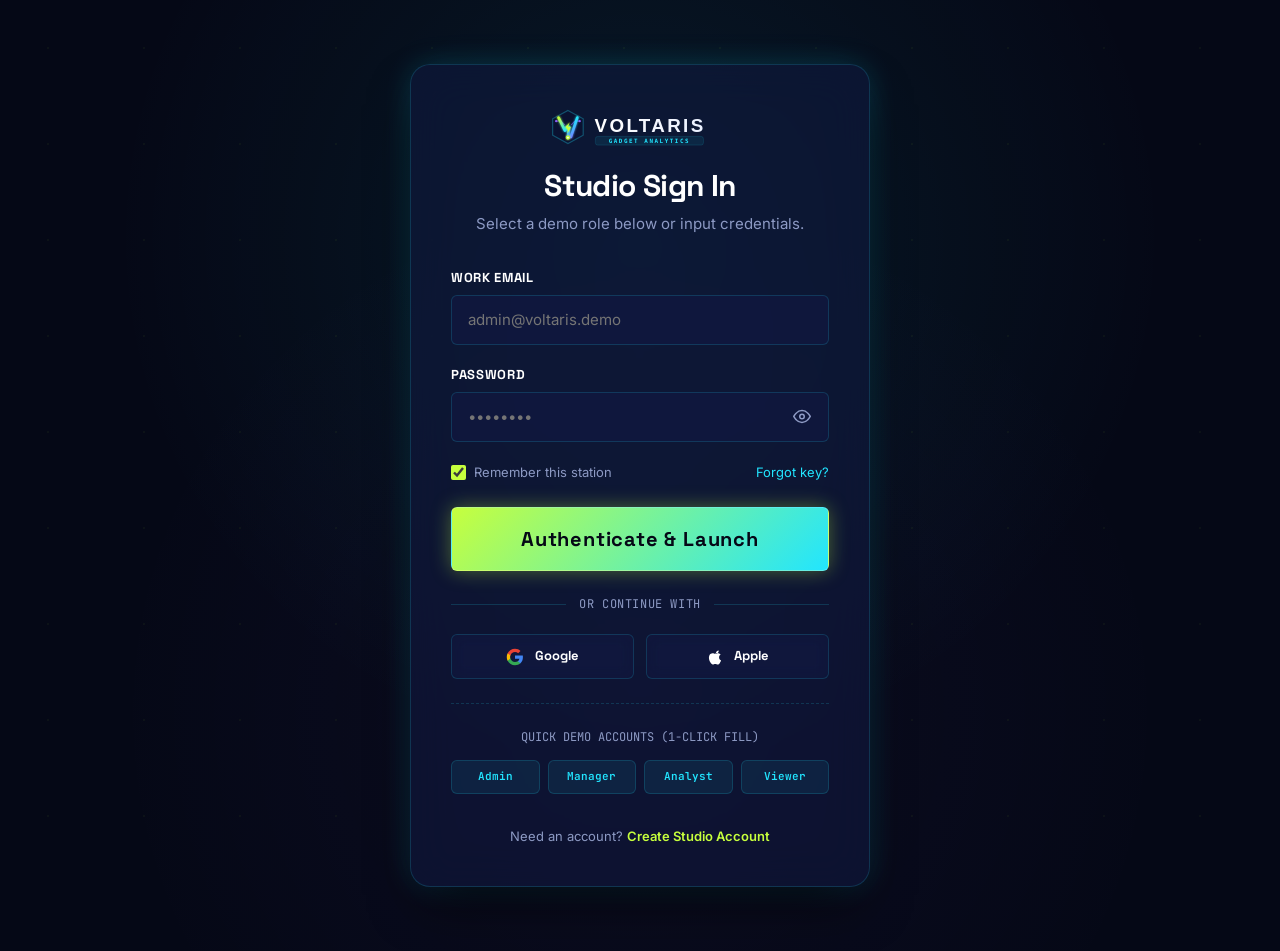
<file: login.html>
<!DOCTYPE html>
<html lang="en" data-theme="dark">
<head>
  <meta charset="UTF-8">
  <meta name="viewport" content="width=device-width, initial-scale=1.0">
  <title>Sign In — VOLTARIS Studio</title>
  <meta name="robots" content="noindex, nofollow">

  <link rel="icon" type="image/svg+xml" href="images/brand/favicon.svg">

  <link rel="stylesheet" href="assets/css/tokens.css">
  <link rel="stylesheet" href="assets/css/base.css">
  <link rel="stylesheet" href="assets/css/components.css">
  <link rel="stylesheet" href="assets/css/pages.css">
</head>
<body>

  <div class="auth-page-wrapper">
    
    <!-- Centered Glass Form Box -->
    <div class="auth-form-card">
      
      <!-- Top Center Brand Logo & Name -->
      <div class="auth-brand-header">
        <a href="index.html" class="auth-brand-logo" aria-label="Voltaris Home">
          <img src="images/brand/logo.svg" alt="VOLTARIS" class="nav-logo-img" width="190" height="44">
        </a>
        <h1 style="font-size:var(--fs-xl); margin-bottom:0.5rem;">Studio Sign In</h1>
        <p style="font-size:var(--fs-sm); color:var(--muted);">Select a demo role below or input credentials.</p>
      </div>

      <div id="loginErrorMsg" style="display:none; background:rgba(255,61,139,0.15); border:1px solid var(--flare); color:var(--flare); padding:0.75rem 1rem; border-radius:var(--radius-sm); font-size:var(--fs-xs); margin-bottom:1.25rem;">
        Invalid credentials.
      </div>

      <form id="loginForm">
        <div class="form-group">
          <label for="loginEmail" class="form-label">Work Email</label>
          <input type="email" id="loginEmail" class="form-input" placeholder="admin@voltaris.demo" required>
        </div>

        <div class="form-group">
          <label for="loginPassword" class="form-label">Password</label>
          <div class="password-input-wrapper">
            <input type="password" id="loginPassword" class="form-input" placeholder="••••••••" required>
            <button type="button" class="password-toggle-btn" aria-label="Show password" tabindex="-1">
              <svg class="eye-icon eye-open" viewBox="0 0 24 24" fill="none" stroke="currentColor" stroke-width="2" stroke-linecap="round" stroke-linejoin="round" aria-hidden="true">
                <path d="M1 12s4-8 11-8 11 8 11 8-4 8-11 8-11-8-11-8z"></path>
                <circle cx="12" cy="12" r="3"></circle>
              </svg>
              <svg class="eye-icon eye-closed" style="display:none;" viewBox="0 0 24 24" fill="none" stroke="currentColor" stroke-width="2" stroke-linecap="round" stroke-linejoin="round" aria-hidden="true">
                <path d="M17.94 17.94A10.07 10.07 0 0 1 12 20c-7 0-11-8-11-8a18.45 18.45 0 0 1 5.06-5.94M9.9 4.24A9.12 9.12 0 0 1 12 4c7 0 11 8 11 8a18.5 18.5 0 0 1-2.16 3.19m-6.72-1.07a3 3 0 1 1-4.24-4.24"></path>
                <line x1="1" y1="1" x2="23" y2="23"></line>
              </svg>
            </button>
          </div>
        </div>

        <div class="auth-meta-row">
          <label class="auth-checkbox-label">
            <input type="checkbox" checked> Remember this station
          </label>
          <a href="javascript:void(0)" onclick="alert('Demo notice: Use one of the 4 quick demo buttons below to auto-fill working credentials.');" class="auth-link-signal">Forgot key?</a>
        </div>

        <button type="submit" class="btn btn-volt btn-lg" style="width:100%;">Authenticate &amp; Launch</button>
      </form>

      <!-- Social Authentication Options -->
      <div class="auth-divider">
        <span>or continue with</span>
      </div>
      <div class="auth-social-grid">
        <button type="button" class="btn-auth-social" data-provider="Google" aria-label="Sign in with Google">
          <svg class="social-icon" viewBox="0 0 24 24" width="18" height="18" aria-hidden="true">
            <path fill="#4285F4" d="M22.56 12.25c0-.78-.07-1.53-.2-2.25H12v4.26h5.92c-.26 1.37-1.04 2.53-2.21 3.31v2.77h3.57c2.08-1.92 3.28-4.74 3.28-8.09z"/>
            <path fill="#34A853" d="M12 23c2.97 0 5.46-.98 7.28-2.66l-3.57-2.77c-.98.66-2.23 1.06-3.71 1.06-2.86 0-5.29-1.93-6.16-4.53H2.18v2.84C3.99 20.53 7.7 23 12 23z"/>
            <path fill="#FBBC05" d="M5.84 14.09c-.22-.66-.35-1.36-.35-2.09s.13-1.43.35-2.09V7.06H2.18C1.43 8.55 1 10.22 1 12s.43 3.45 1.18 4.94l2.85-2.22.81-.63z"/>
            <path fill="#EA4335" d="M12 5.38c1.62 0 3.06.56 4.21 1.64l3.15-3.15C17.45 2.09 14.97 1 12 1 7.7 1 3.99 3.47 2.18 7.06l3.66 2.84c.87-2.6 3.3-4.52 6.16-4.52z"/>
          </svg>
          <span>Google</span>
        </button>
        <button type="button" class="btn-auth-social" data-provider="Apple" aria-label="Sign in with Apple">
          <svg class="social-icon" viewBox="0 0 24 24" width="18" height="18" fill="currentColor" aria-hidden="true">
            <path d="M18.71 19.5c-.83 1.24-1.71 2.45-3.05 2.47-1.34.03-1.77-.79-3.29-.79-1.53 0-2 .77-3.27.82-1.31.05-2.3-1.32-3.14-2.53C4.25 17 2.94 12.45 4.7 9.39c.87-1.52 2.43-2.48 4.12-2.51 1.28-.02 2.5.87 3.29.87.78 0 2.26-1.07 3.81-.91.65.03 2.47.26 3.64 1.98-.09.06-2.17 1.28-2.15 3.81.03 3.02 2.65 4.03 2.68 4.04-.03.07-.42 1.44-1.38 2.83M15.97 6.37c.66-.8 1.11-1.92.99-3.04-1 .04-2.15.67-2.82 1.46-.59.69-1.11 1.83-.97 2.91 1.12.09 2.14-.53 2.8-1.33z"/>
          </svg>
          <span>Apple</span>
        </button>
      </div>

      <!-- Quick Demo Autofill Buttons (Prompt Requirement) -->
      <div class="quick-roles-band">
        <div style="font-family:var(--font-mono); font-size:0.75rem; color:var(--muted); text-transform:uppercase;">Quick Demo Accounts (1-Click Fill)</div>
        <div class="quick-role-buttons">
          <button type="button" class="quick-role-btn" data-email="admin@voltaris.demo" data-pass="Admin@123">Admin</button>
          <button type="button" class="quick-role-btn" data-email="manager@voltaris.demo" data-pass="Manager@123">Manager</button>
          <button type="button" class="quick-role-btn" data-email="analyst@voltaris.demo" data-pass="Analyst@123">Analyst</button>
          <button type="button" class="quick-role-btn" data-email="viewer@voltaris.demo" data-pass="Viewer@123">Viewer</button>
        </div>
      </div>

      <div class="auth-switch-prompt">
        Need an account? <a href="signup.html" class="auth-link-volt">Create Studio Account</a>
      </div>

    </div>
  </div>

  <script type="module">
    import { login, redirectIfAuthenticated } from './assets/js/auth.js';

    document.addEventListener('DOMContentLoaded', () => {
      redirectIfAuthenticated();

      const form = document.getElementById('loginForm');
      const emailInput = document.getElementById('loginEmail');
      const passInput = document.getElementById('loginPassword');
      const errorMsg = document.getElementById('loginErrorMsg');

      // Password visibility toggle (eye icon)
      document.querySelectorAll('.password-toggle-btn').forEach(btn => {
        btn.addEventListener('click', (e) => {
          e.preventDefault();
          const wrapper = btn.closest('.password-input-wrapper');
          const input = wrapper.querySelector('input');
          const eyeOpen = btn.querySelector('.eye-open');
          const eyeClosed = btn.querySelector('.eye-closed');

          if (input.type === 'password') {
            input.type = 'text';
            if (eyeOpen) eyeOpen.style.display = 'none';
            if (eyeClosed) eyeClosed.style.display = 'block';
            btn.setAttribute('aria-label', 'Hide password');
          } else {
            input.type = 'password';
            if (eyeOpen) eyeOpen.style.display = 'block';
            if (eyeClosed) eyeClosed.style.display = 'none';
            btn.setAttribute('aria-label', 'Show password');
          }
        });
      });

      // Social Auth Simulation (Google / Apple)
      document.querySelectorAll('.btn-auth-social').forEach(btn => {
        btn.addEventListener('click', (e) => {
          e.preventDefault();
          const provider = btn.dataset.provider || 'Social';
          alert(`Demo notice: Authenticating via ${provider} OAuth... Logging you in as Studio Administrator.`);
          // Auto login as default Admin demo account
          login('admin@voltaris.demo', 'Admin@123');
          window.location.href = 'dashboard.html';
        });
      });

      // Quick demo autofill buttons
      document.querySelectorAll('.quick-role-btn').forEach(btn => {
        btn.addEventListener('click', () => {
          emailInput.value = btn.dataset.email;
          passInput.value = btn.dataset.pass;
          errorMsg.style.display = 'none';
        });
      });

      // Handle Submit
      form.addEventListener('submit', (e) => {
        e.preventDefault();
        const res = login(emailInput.value, passInput.value);
        if (res.success) {
          window.location.href = 'dashboard.html';
        } else {
          errorMsg.textContent = res.message;
          errorMsg.style.display = 'block';
        }
      });
    });
  </script>
</body>
</html>
</file>
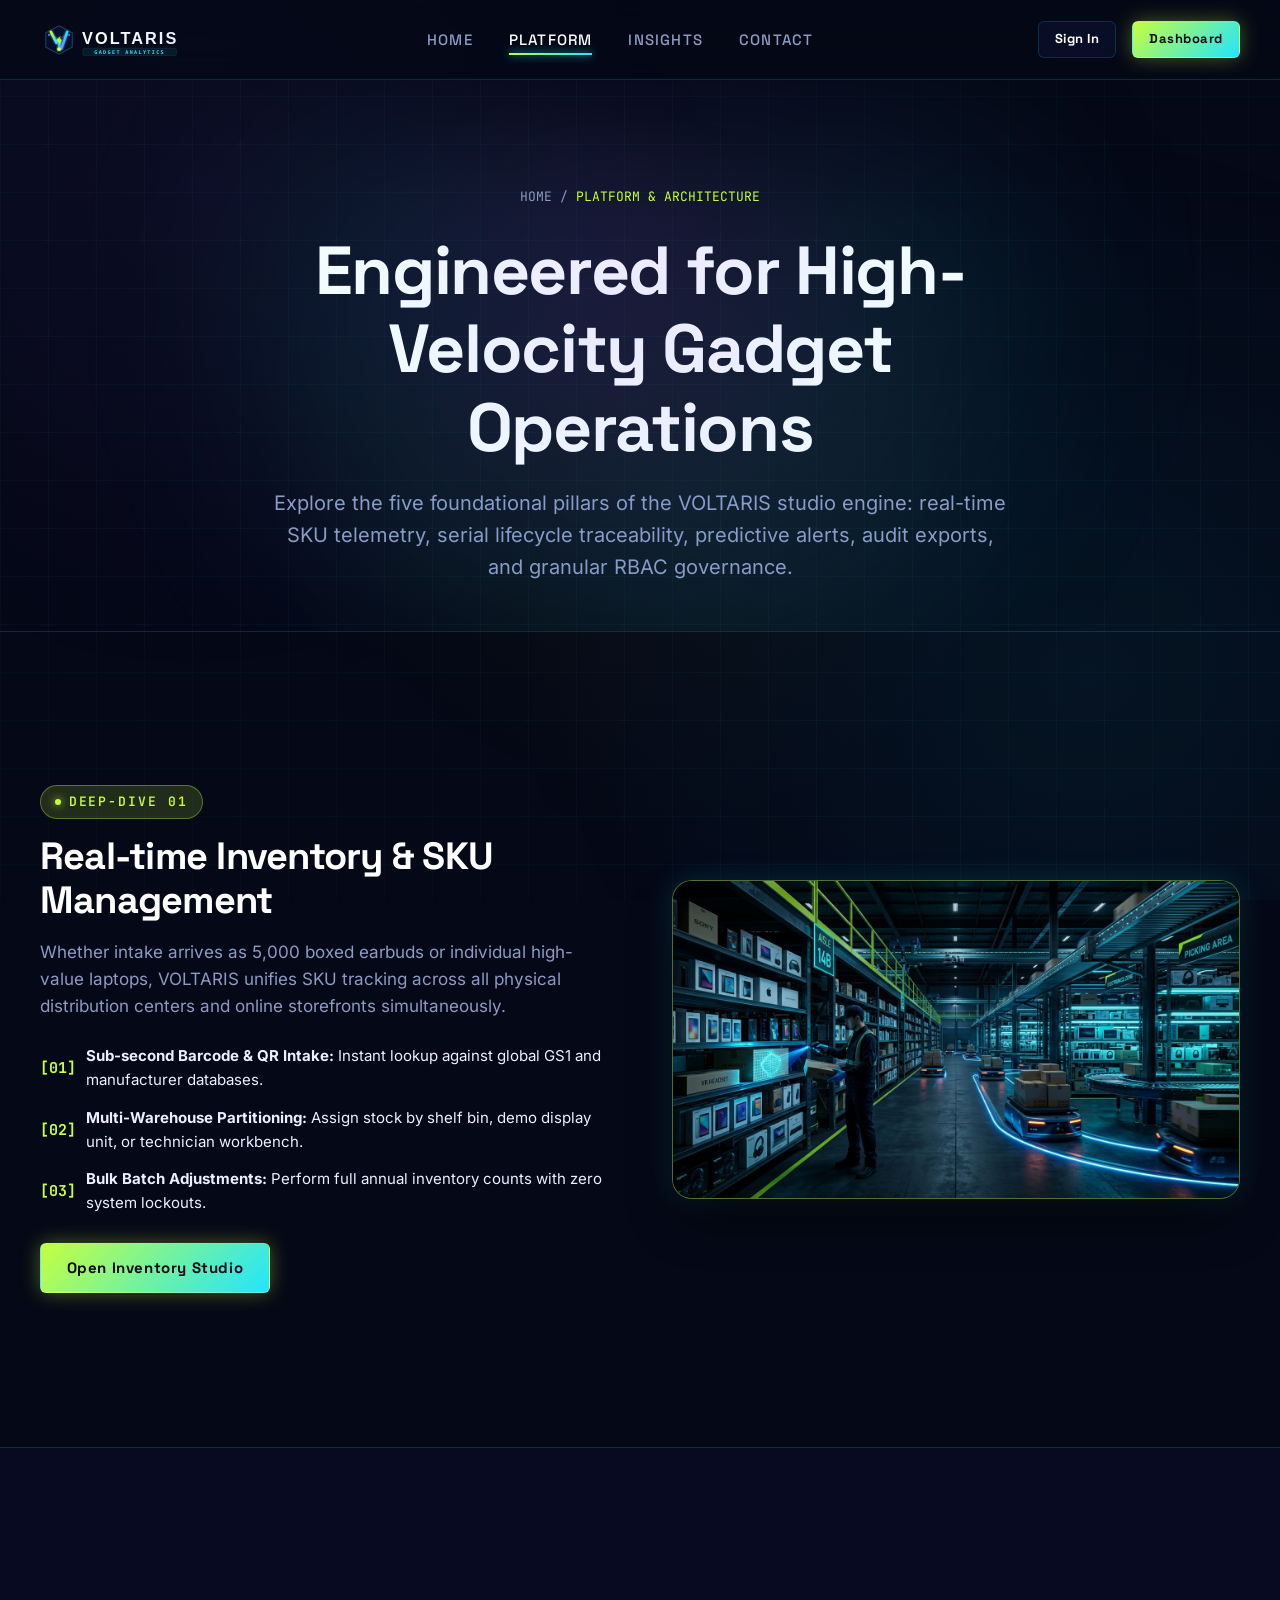
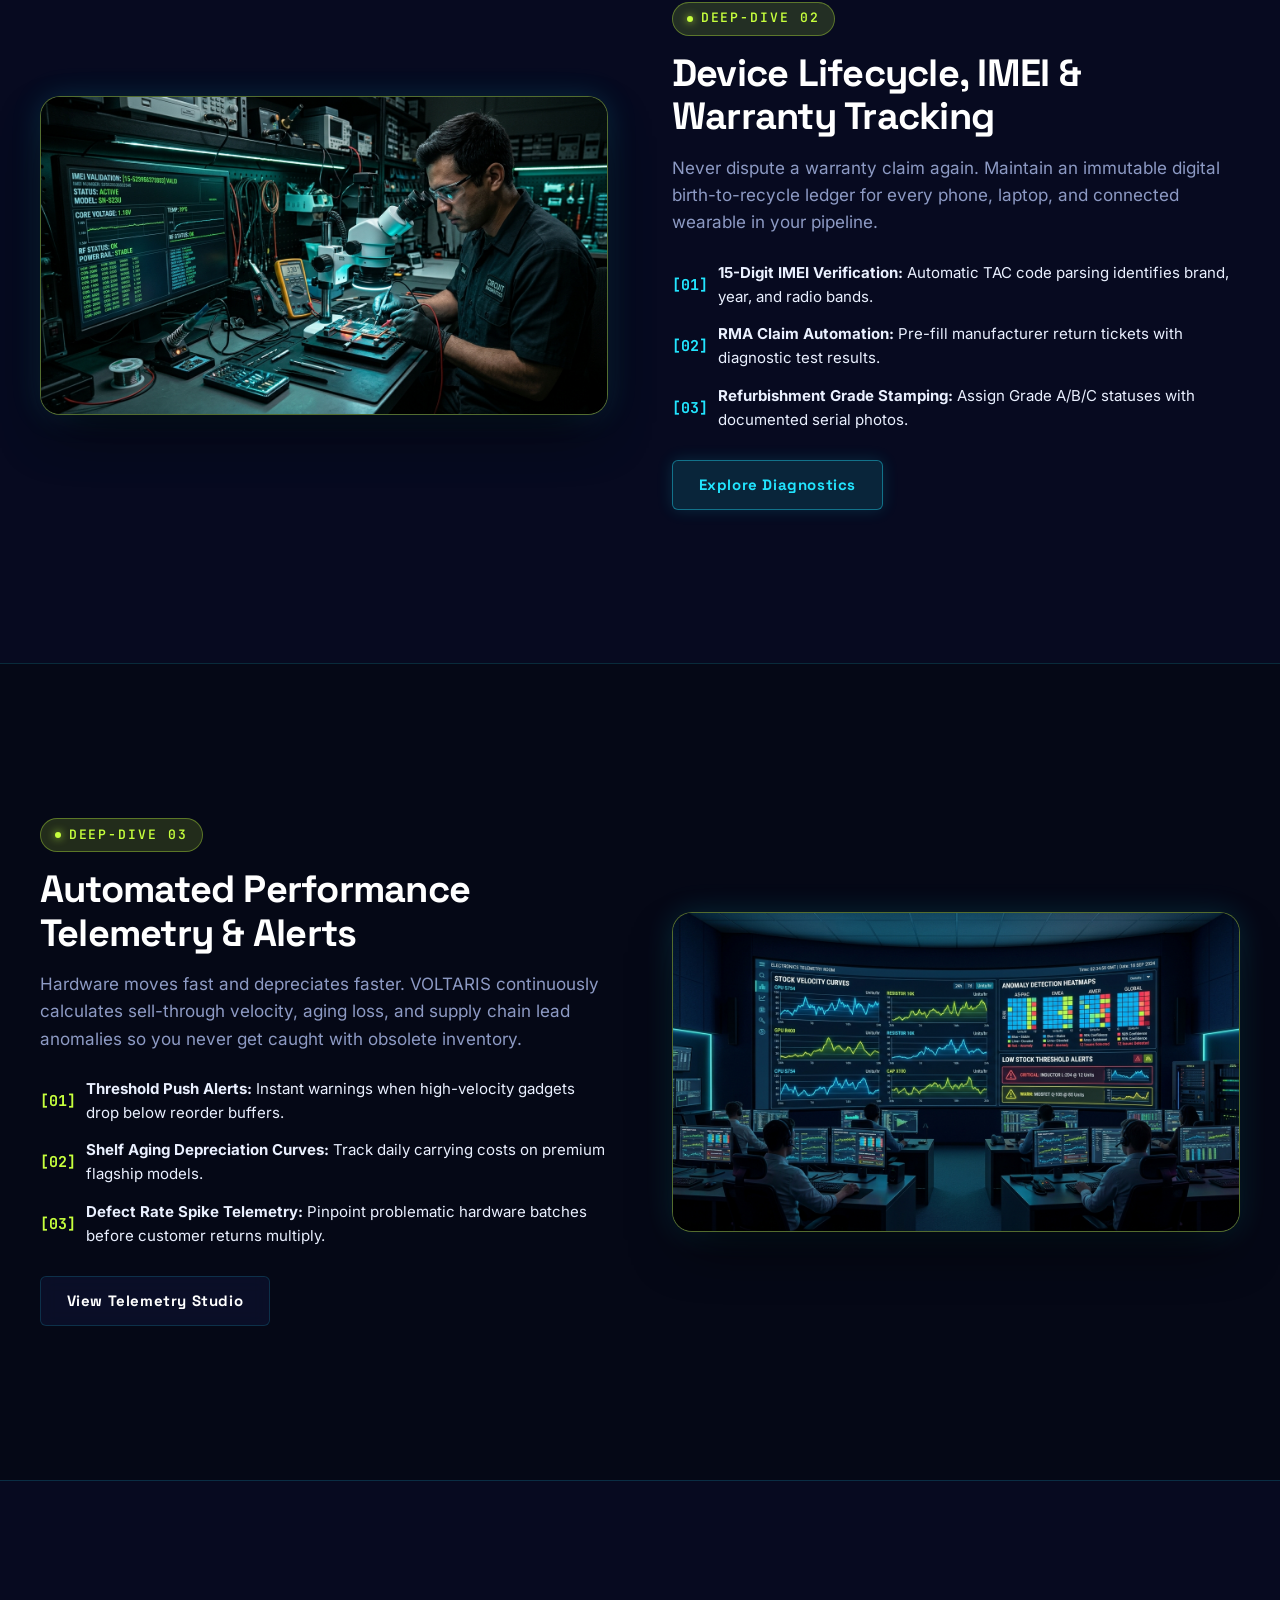
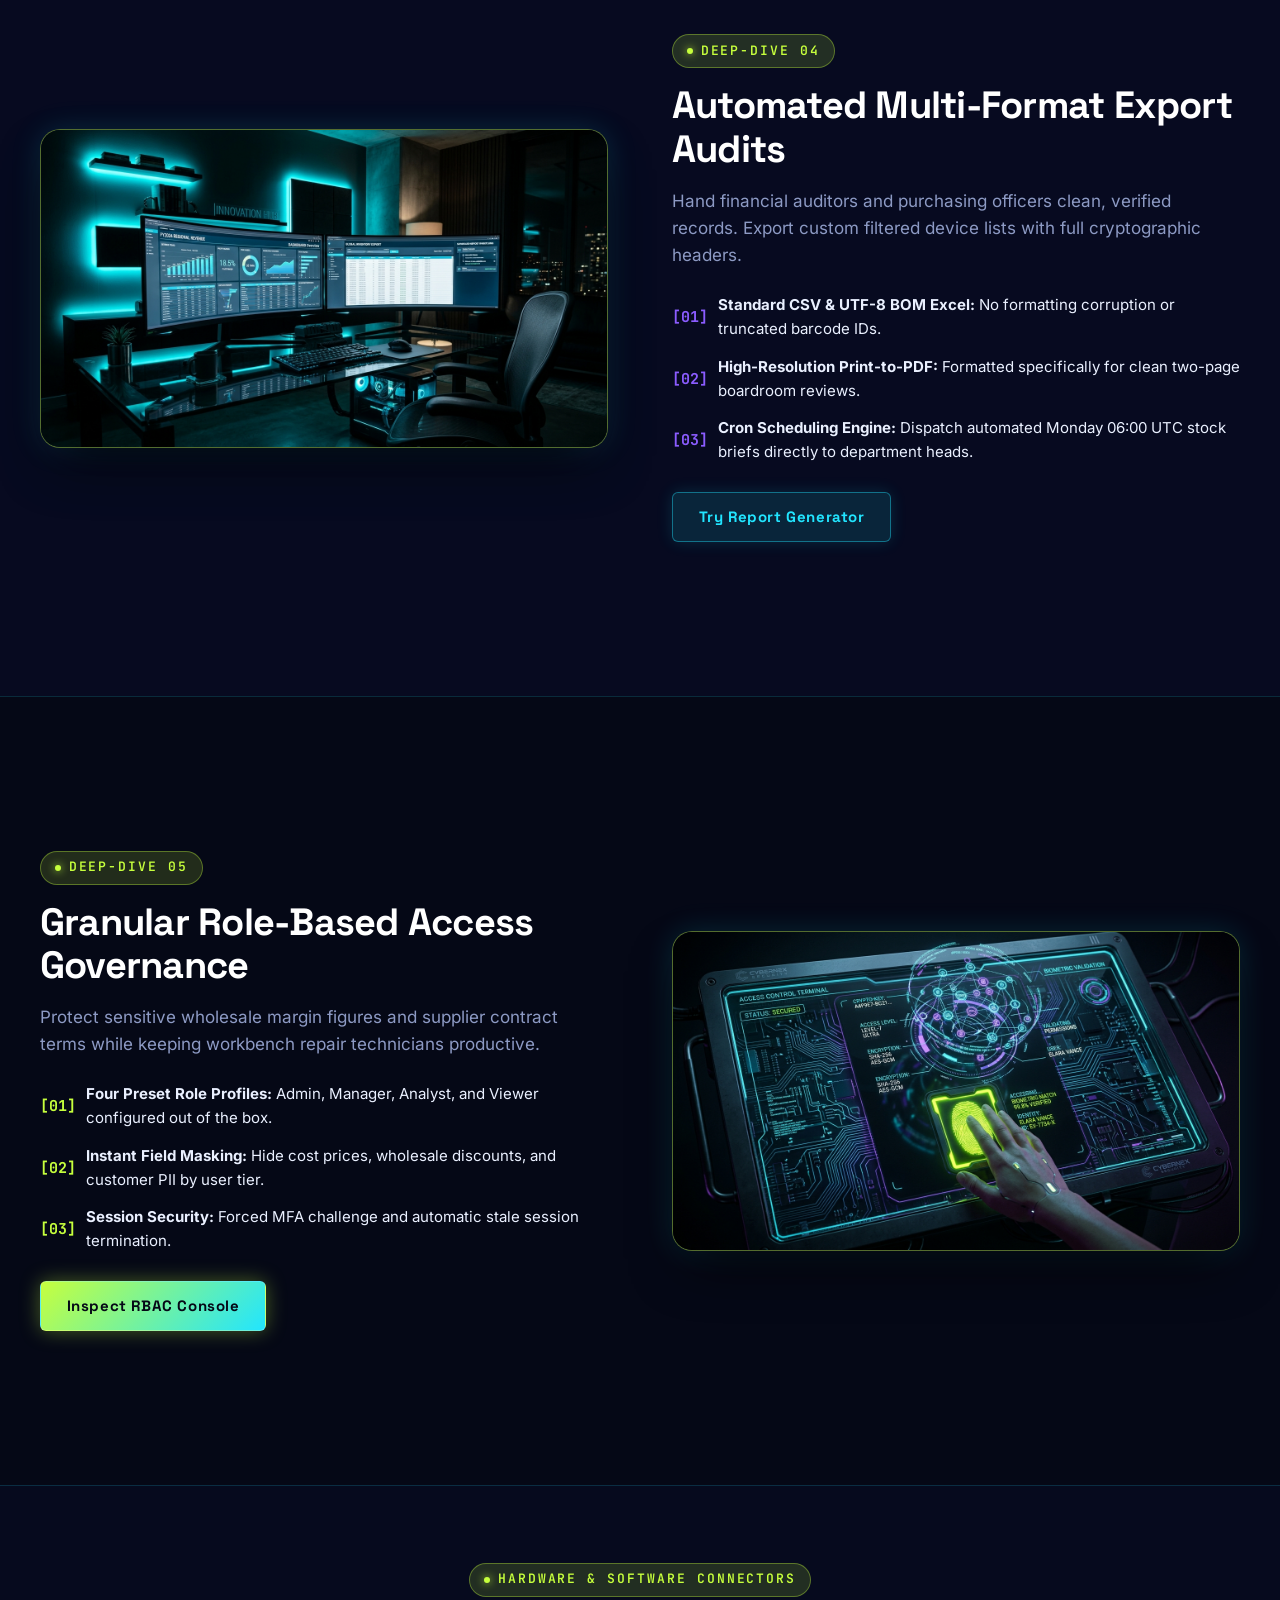
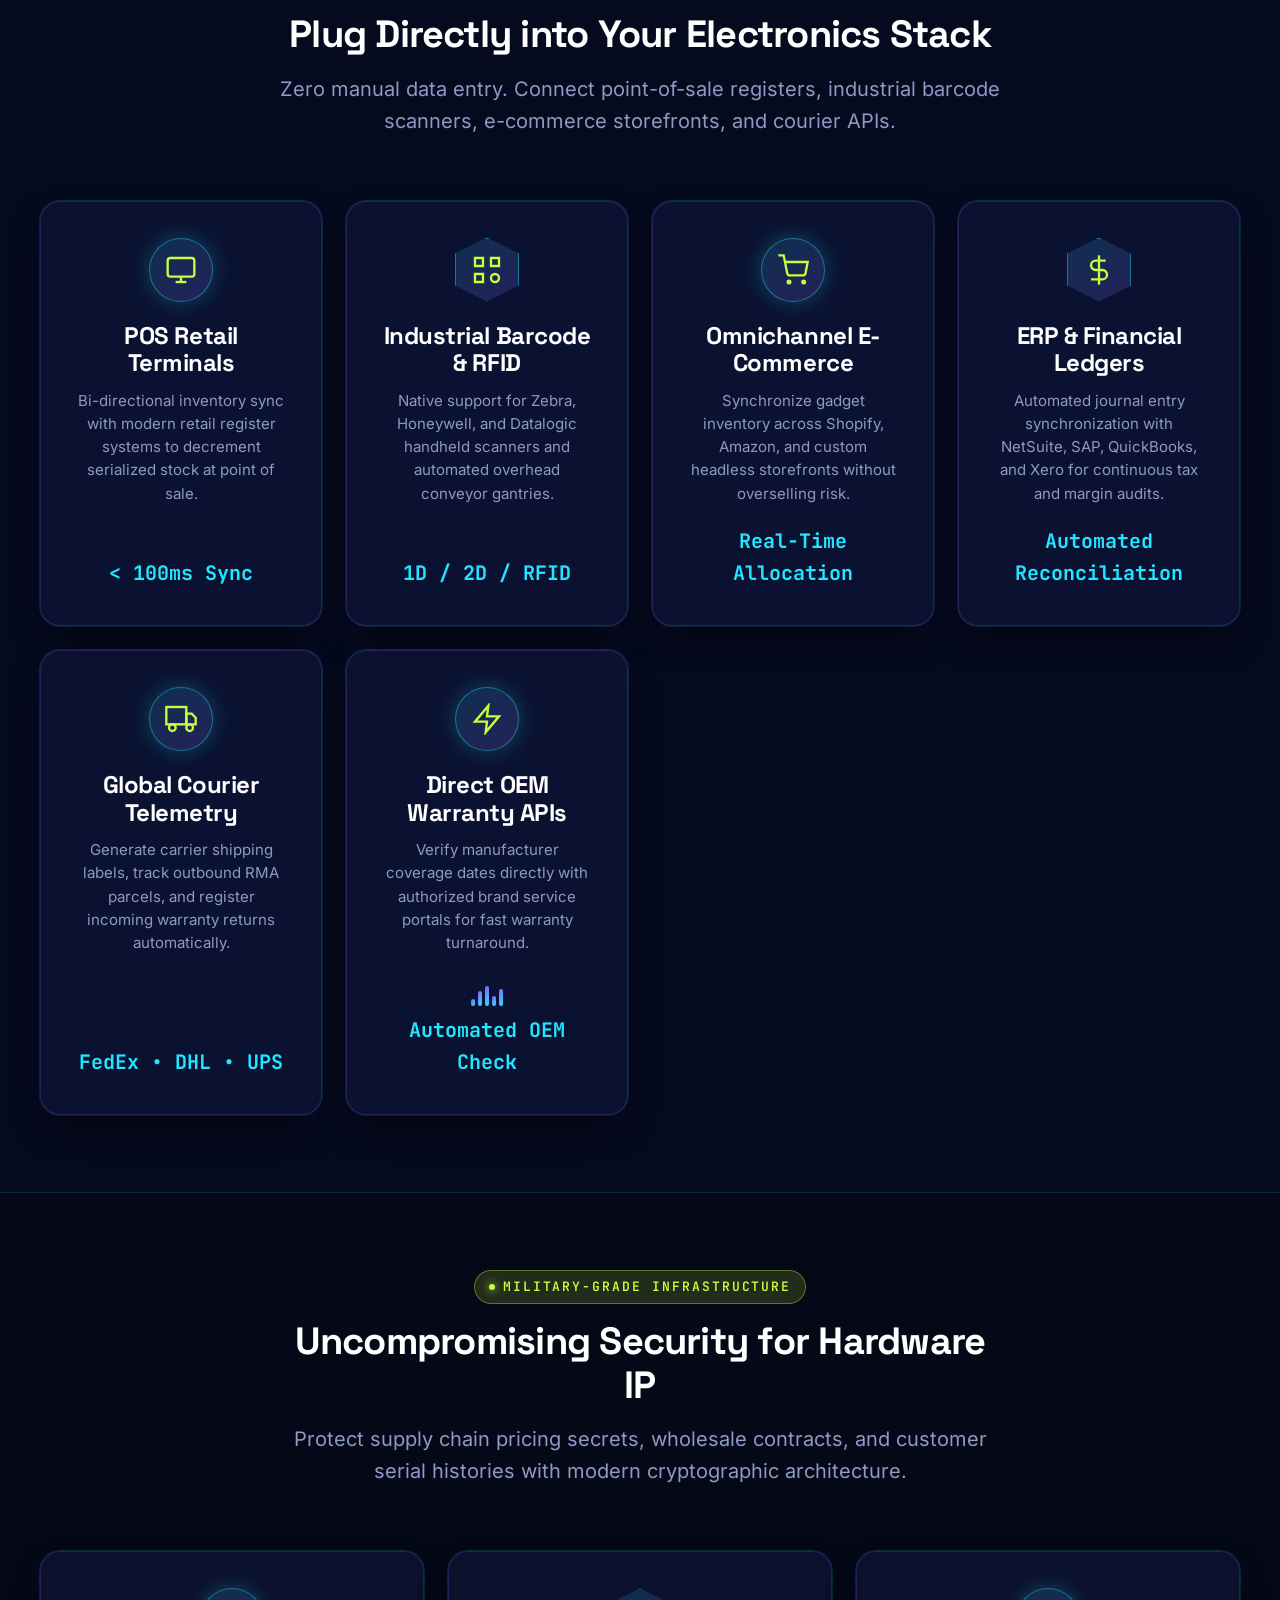
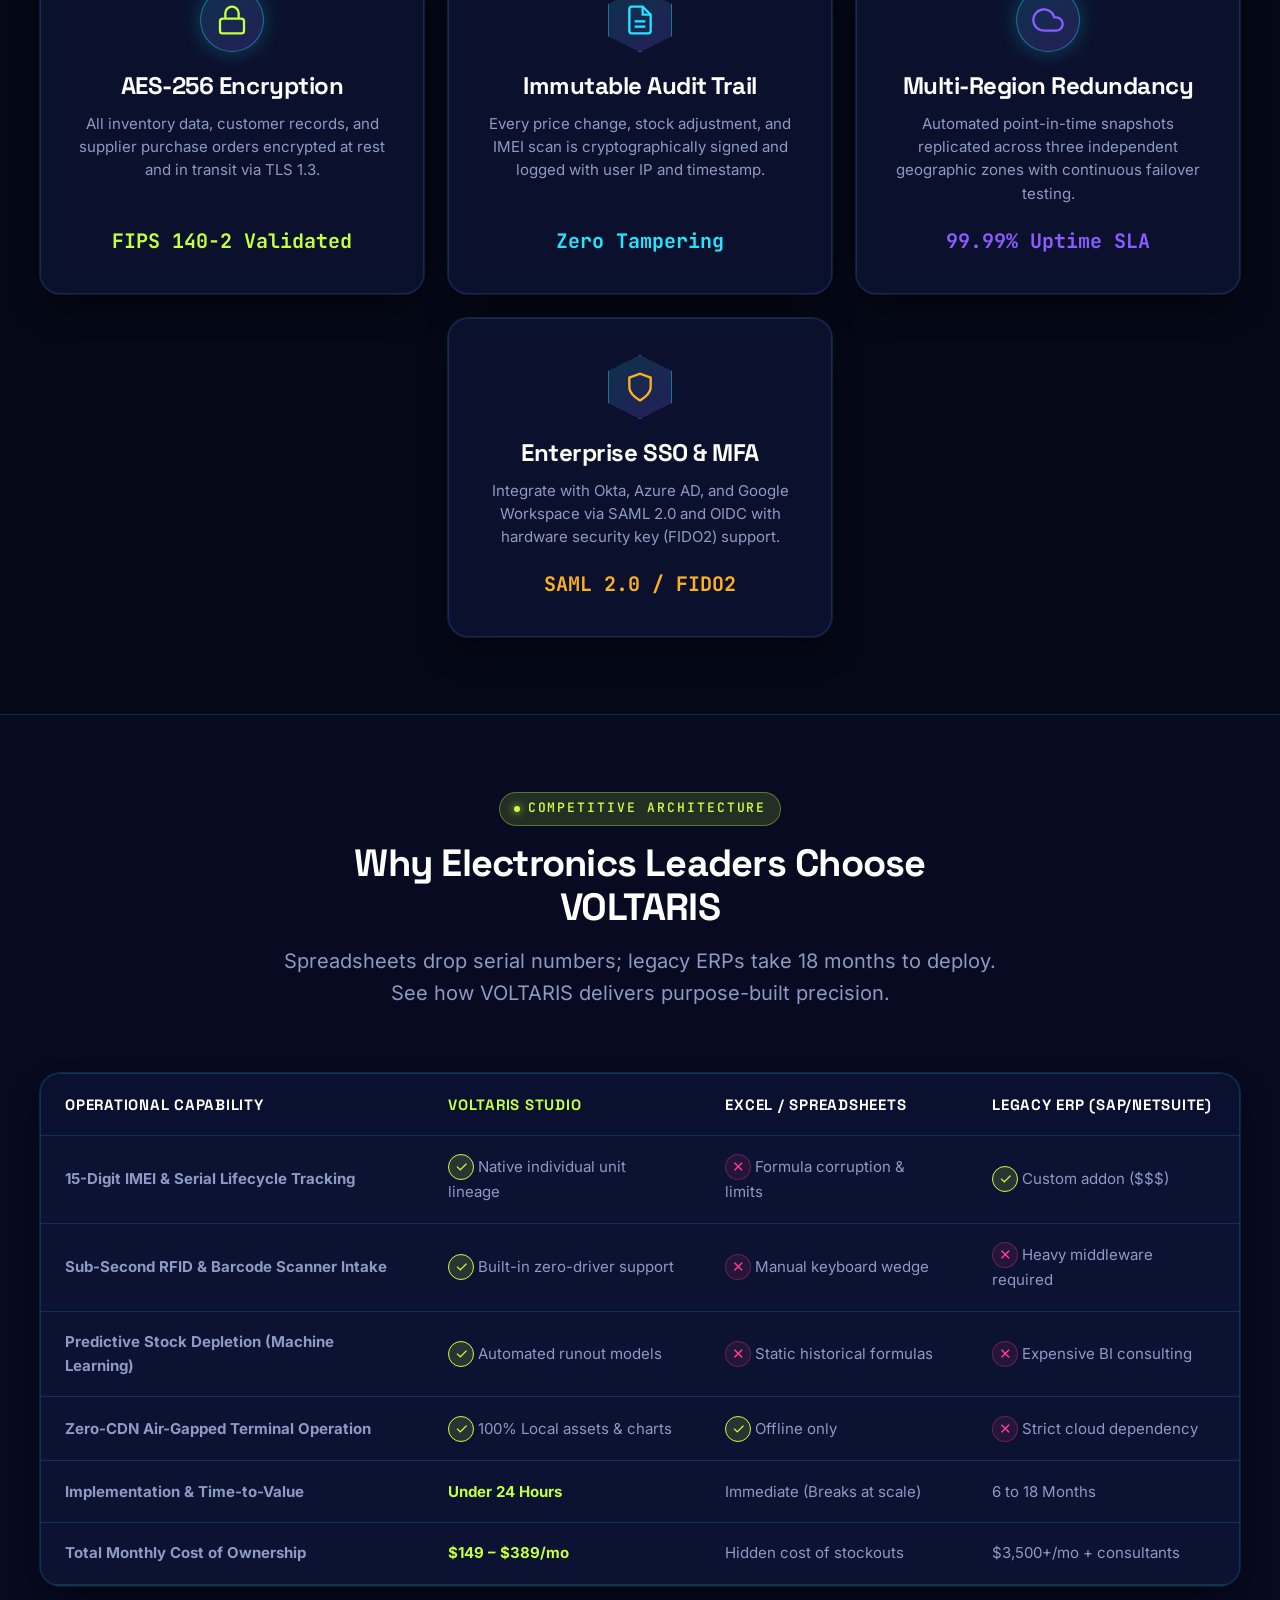
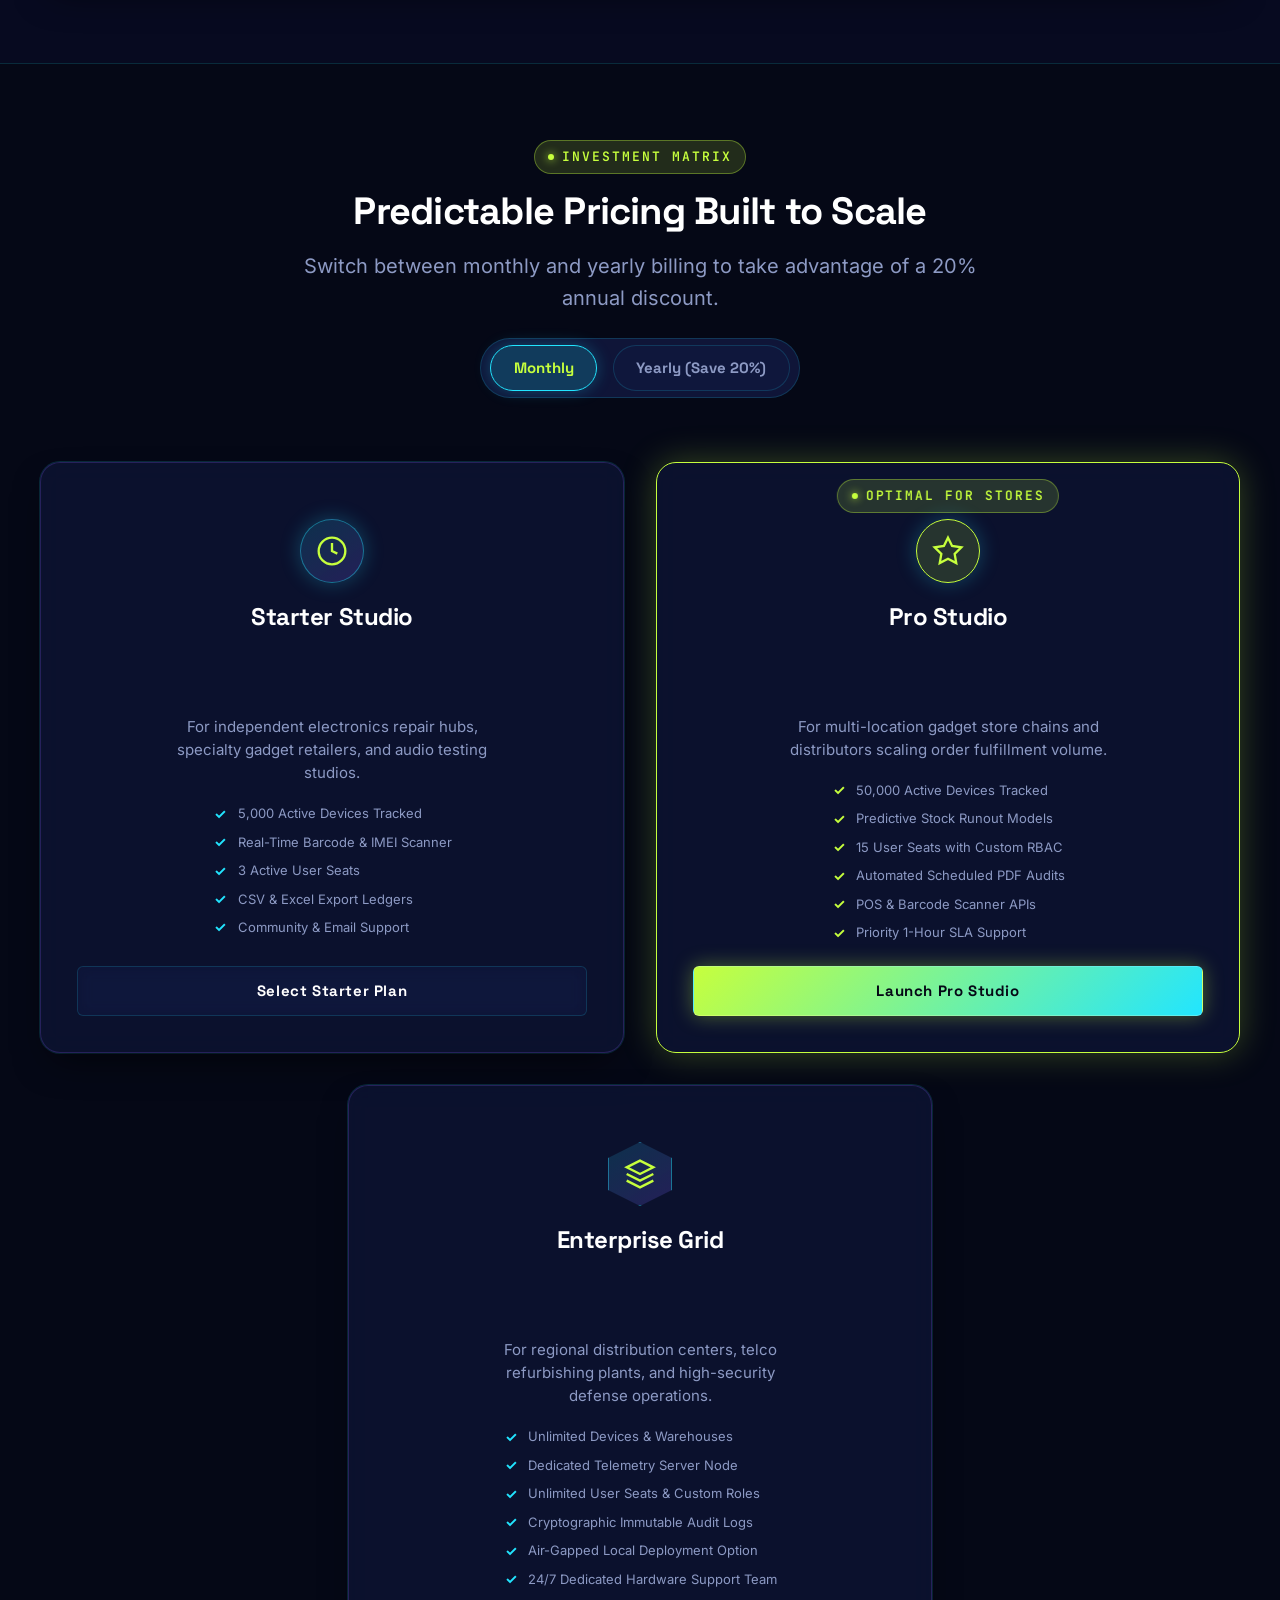
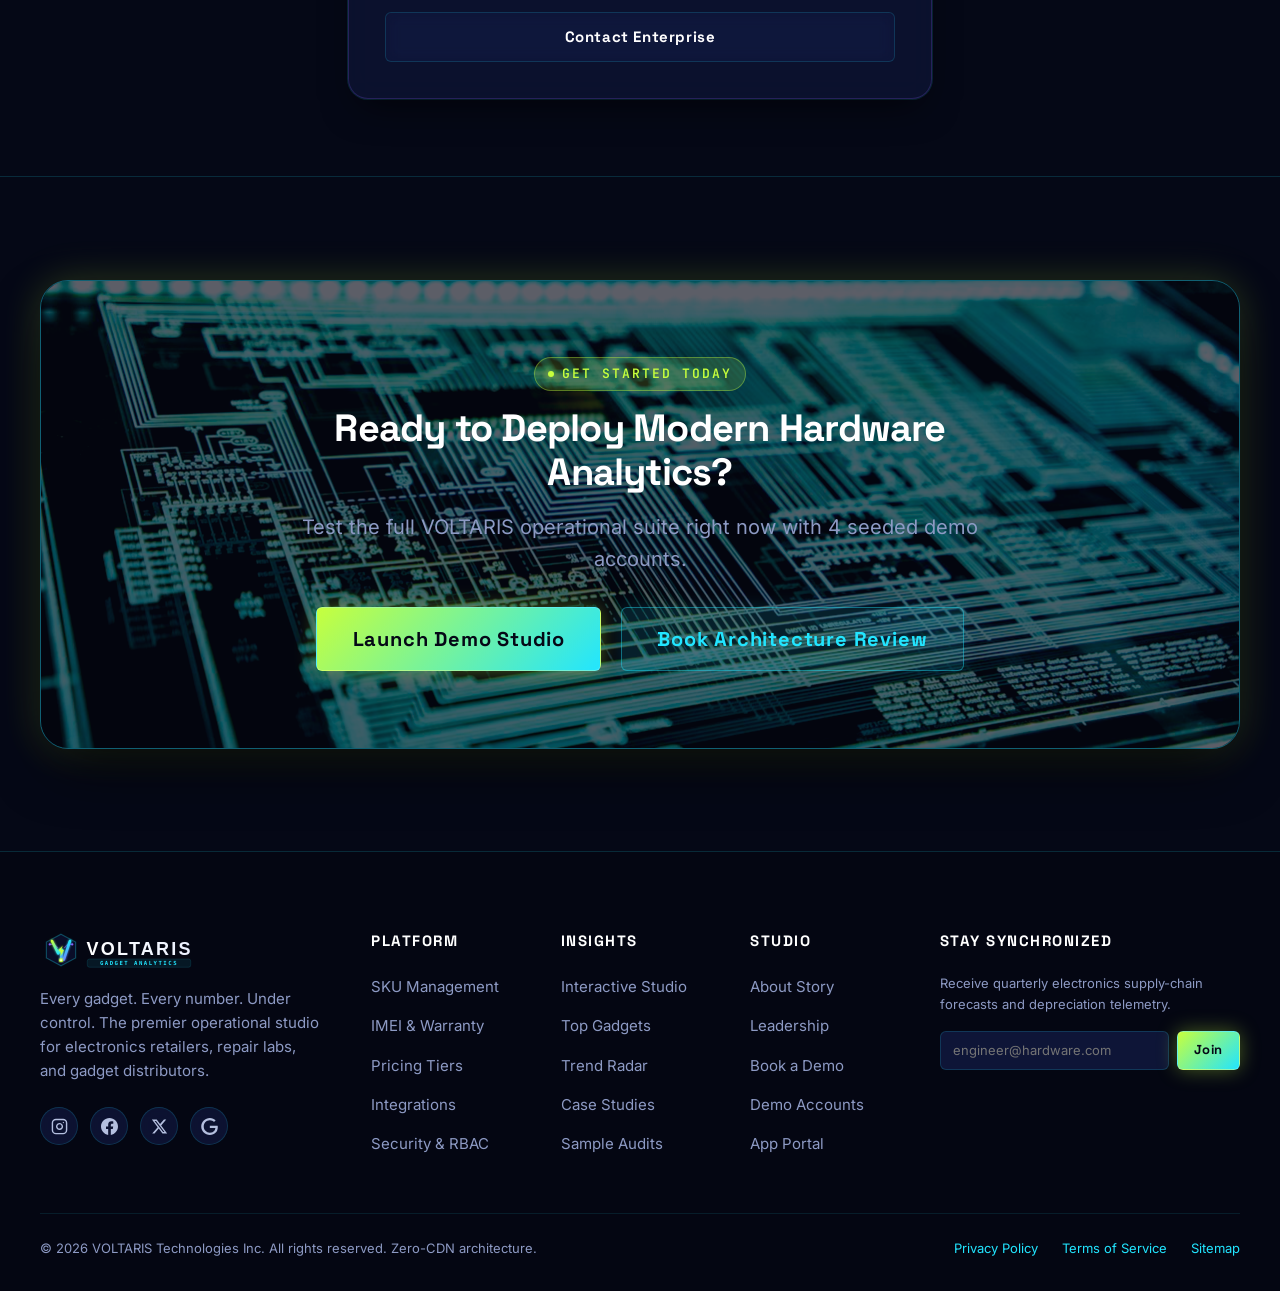
<file: platform.html>
<!DOCTYPE html>
<html lang="en" data-theme="dark">
<head>
  <meta charset="UTF-8">
  <meta name="viewport" content="width=device-width, initial-scale=1.0">
  <title>Platform & Architecture — VOLTARIS</title>
  <meta name="description" content="Explore VOLTARIS deep-dive features: serialized inventory, IMEI/warranty tracking, automated performance alerts, scheduled reports, integrations, and RBAC matrix.">
  <link rel="canonical" href="https://voltaris.studio/platform.html">

  <meta property="og:type" content="website">
  <meta property="og:title" content="VOLTARIS Platform Architecture & Pricing">
  <meta property="og:description" content="Deep-dive into hardware inventory management, IMEI warranties, automated telemetry alerts, and role-based access control.">
  <meta property="og:image" content="images/brand/logo.svg">
  <meta name="twitter:card" content="summary_large_image">

  <link rel="icon" type="image/svg+xml" href="images/brand/favicon.svg">

  <link rel="stylesheet" href="assets/css/tokens.css">
  <link rel="stylesheet" href="assets/css/base.css">
  <link rel="stylesheet" href="assets/css/components.css">
  <link rel="stylesheet" href="assets/css/pages.css">
</head>
<body>

  <!-- NAVIGATION BAR (STRICT: ONLY 4 LINKS: Home, Platform, Insights, Contact) -->
  <header class="site-header">
    <nav class="voltaris-nav" aria-label="Main Navigation">
      <div class="container nav-container">
        <a href="index.html" class="nav-brand" aria-label="Voltaris Home">
          <img src="images/brand/logo.svg" alt="VOLTARIS Logo" class="nav-logo-img" width="180" height="42">
        </a>

        <!-- STRICT: 4 LINKS ONLY -->
        <ul class="nav-links">
          <li><a href="index.html" class="nav-link">Home</a></li>
          <li><a href="platform.html" class="nav-link active">Platform</a></li>
          <li><a href="insights.html" class="nav-link">Insights</a></li>
          <li><a href="contact.html" class="nav-link">Contact</a></li>
        </ul>

        <div class="nav-actions">
          <a href="login.html" class="btn btn-ghost btn-sm">Sign In</a>
          <a href="dashboard.html" class="btn btn-volt btn-sm">Dashboard</a>
          <button class="mobile-nav-toggle" aria-label="Open Mobile Menu" type="button">
            <span></span>
            <span></span>
            <span></span>
          </button>
        </div>
      </div>
    </nav>
  </header>

  <!-- Mobile Drawer -->
  <div class="mobile-drawer" role="dialog" aria-modal="true">
    <img src="images/brand/logo.svg" alt="VOLTARIS" width="160" height="38" style="margin-bottom: 1rem;">
    <ul class="mobile-nav-links">
      <li><a href="index.html" class="nav-link">Home</a></li>
      <li><a href="platform.html" class="nav-link active">Platform</a></li>
      <li><a href="insights.html" class="nav-link">Insights</a></li>
      <li><a href="contact.html" class="nav-link">Contact</a></li>
    </ul>
    <div style="display:flex; gap:1rem; margin-top:1.5rem;">
      <a href="login.html" class="btn btn-ghost">Sign In</a>
      <a href="dashboard.html" class="btn btn-volt">Dashboard</a>
    </div>
  </div>

  <main id="main-content">

    <!-- SECTION 1: HERO & BREADCRUMB -->
    <section class="hero-section" style="padding-bottom: 3rem;">
      <div class="hero-glow-bg"></div>
      <div class="container text-center" style="max-width: 820px; margin-inline:auto;">
        <nav aria-label="Breadcrumb" style="display:inline-flex; align-items:center; gap:0.5rem; font-family:var(--font-mono); font-size:var(--fs-xs); color:var(--muted); margin-bottom:1.5rem;">
          <a href="index.html" style="color:var(--muted);">HOME</a>
          <span>/</span>
          <span style="color:var(--volt);">PLATFORM & ARCHITECTURE</span>
        </nav>
        <h1 style="margin-bottom:1.25rem;">Engineered for High-Velocity Gadget Operations</h1>
        <p style="font-size:var(--fs-md); margin-inline:auto; line-height:1.6;">
          Explore the five foundational pillars of the VOLTARIS studio engine: real-time SKU telemetry, serial lifecycle traceability, predictive alerts, audit exports, and granular RBAC governance.
        </p>
      </div>
    </section>

    <!-- SECTION 2: FEATURE DEEP-DIVE #1 (INVENTORY & SKU MANAGEMENT) -->
    <section id="features" style="border-top: 1px solid var(--border-line);">
      <div class="container feature-deepdive-grid">
        <div class="feature-text-col">
          <div class="section-tag">DEEP-DIVE 01</div>
          <h2 style="margin-bottom:1rem;">Real-time Inventory & SKU Management</h2>
          <p style="margin-bottom:1.5rem;">
            Whether intake arrives as 5,000 boxed earbuds or individual high-value laptops, VOLTARIS unifies SKU tracking across all physical distribution centers and online storefronts simultaneously.
          </p>
          <ul style="list-style:none; display:flex; flex-direction:column; gap:0.85rem; font-size:var(--fs-sm); color:var(--text); margin-bottom:1.75rem;">
            <li style="display:flex; align-items:center; gap:0.6rem;">
              <span style="color:var(--volt); font-family:var(--font-mono); font-weight:700;">[01]</span>
              <span><strong>Sub-second Barcode & QR Intake:</strong> Instant lookup against global GS1 and manufacturer databases.</span>
            </li>
            <li style="display:flex; align-items:center; gap:0.6rem;">
              <span style="color:var(--volt); font-family:var(--font-mono); font-weight:700;">[02]</span>
              <span><strong>Multi-Warehouse Partitioning:</strong> Assign stock by shelf bin, demo display unit, or technician workbench.</span>
            </li>
            <li style="display:flex; align-items:center; gap:0.6rem;">
              <span style="color:var(--volt); font-family:var(--font-mono); font-weight:700;">[03]</span>
              <span><strong>Bulk Batch Adjustments:</strong> Perform full annual inventory counts with zero system lockouts.</span>
            </li>
          </ul>
          <a href="dashboard.html#inventory" class="btn btn-volt">Open Inventory Studio</a>
        </div>
        <div class="feature-media-col">
          <div class="feature-img-box">
            <img src="images/ui/feature-inventory.webp" alt="Automated gadget warehouse with robotic carts and laser barcode scanning" width="800" height="450" loading="lazy">
          </div>
        </div>
      </div>
    </section>

    <!-- SECTION 3: FEATURE DEEP-DIVE #2 (DEVICE LIFECYCLE & IMEI TRACKING) -->
    <section id="lifecycle" style="background: rgba(11, 16, 48, 0.4); border-top: 1px solid var(--border-line);">
      <div class="container feature-deepdive-grid">
        <div class="feature-media-col feature-col-order-2">
          <div class="feature-img-box">
            <img src="images/ui/feature-lifecycle.webp" alt="Electronics diagnostics workbench with microscope, probe telemetry, and IMEI validation" width="800" height="450" loading="lazy">
          </div>
        </div>
        <div class="feature-text-col feature-col-order-1">
          <div class="section-tag">DEEP-DIVE 02</div>
          <h2 style="margin-bottom:1rem;">Device Lifecycle, IMEI & Warranty Tracking</h2>
          <p style="margin-bottom:1.5rem;">
            Never dispute a warranty claim again. Maintain an immutable digital birth-to-recycle ledger for every phone, laptop, and connected wearable in your pipeline.
          </p>
          <ul style="list-style:none; display:flex; flex-direction:column; gap:0.85rem; font-size:var(--fs-sm); color:var(--text); margin-bottom:1.75rem;">
            <li style="display:flex; align-items:center; gap:0.6rem;">
              <span style="color:var(--signal); font-family:var(--font-mono); font-weight:700;">[01]</span>
              <span><strong>15-Digit IMEI Verification:</strong> Automatic TAC code parsing identifies brand, year, and radio bands.</span>
            </li>
            <li style="display:flex; align-items:center; gap:0.6rem;">
              <span style="color:var(--signal); font-family:var(--font-mono); font-weight:700;">[02]</span>
              <span><strong>RMA Claim Automation:</strong> Pre-fill manufacturer return tickets with diagnostic test results.</span>
            </li>
            <li style="display:flex; align-items:center; gap:0.6rem;">
              <span style="color:var(--signal); font-family:var(--font-mono); font-weight:700;">[03]</span>
              <span><strong>Refurbishment Grade Stamping:</strong> Assign Grade A/B/C statuses with documented serial photos.</span>
            </li>
          </ul>
          <a href="insights.html" class="btn btn-signal">Explore Diagnostics</a>
        </div>
      </div>
    </section>

    <!-- SECTION 4: FEATURE DEEP-DIVE #3 (AUTOMATED PERFORMANCE METRICS & ALERTS) -->
    <section id="metrics" style="border-top: 1px solid var(--border-line);">
      <div class="container feature-deepdive-grid">
        <div class="feature-text-col">
          <div class="section-tag">DEEP-DIVE 03</div>
          <h2 style="margin-bottom:1rem;">Automated Performance Telemetry & Alerts</h2>
          <p style="margin-bottom:1.5rem;">
            Hardware moves fast and depreciates faster. VOLTARIS continuously calculates sell-through velocity, aging loss, and supply chain lead anomalies so you never get caught with obsolete inventory.
          </p>
          <ul style="list-style:none; display:flex; flex-direction:column; gap:0.85rem; font-size:var(--fs-sm); color:var(--text); margin-bottom:1.75rem;">
            <li style="display:flex; align-items:center; gap:0.6rem;">
              <span style="color:var(--volt); font-family:var(--font-mono); font-weight:700;">[01]</span>
              <span><strong>Threshold Push Alerts:</strong> Instant warnings when high-velocity gadgets drop below reorder buffers.</span>
            </li>
            <li style="display:flex; align-items:center; gap:0.6rem;">
              <span style="color:var(--volt); font-family:var(--font-mono); font-weight:700;">[02]</span>
              <span><strong>Shelf Aging Depreciation Curves:</strong> Track daily carrying costs on premium flagship models.</span>
            </li>
            <li style="display:flex; align-items:center; gap:0.6rem;">
              <span style="color:var(--volt); font-family:var(--font-mono); font-weight:700;">[03]</span>
              <span><strong>Defect Rate Spike Telemetry:</strong> Pinpoint problematic hardware batches before customer returns multiply.</span>
            </li>
          </ul>
          <a href="insights.html#studio" class="btn btn-ghost">View Telemetry Studio</a>
        </div>
        <div class="feature-media-col">
          <div class="feature-img-box">
            <img src="images/ui/feature-metrics.webp" alt="Electronics telemetry control room with stock velocity curves and anomaly heatmaps" width="800" height="450" loading="lazy">
          </div>
        </div>
      </div>
    </section>

    <!-- SECTION 5: FEATURE DEEP-DIVE #4 (EXPORT REPORTS & SCHEDULING) -->
    <section id="reports" style="background: rgba(11, 16, 48, 0.4); border-top: 1px solid var(--border-line);">
      <div class="container feature-deepdive-grid">
        <div class="feature-media-col feature-col-order-2">
          <div class="feature-img-box">
            <img src="images/ui/feature-reports.webp" alt="Multi-screen executive workstation showing automated export spreadsheets and financial reports" width="800" height="450" loading="lazy">
          </div>
        </div>
        <div class="feature-text-col feature-col-order-1">
          <div class="section-tag">DEEP-DIVE 04</div>
          <h2 style="margin-bottom:1rem;">Automated Multi-Format Export Audits</h2>
          <p style="margin-bottom:1.5rem;">
            Hand financial auditors and purchasing officers clean, verified records. Export custom filtered device lists with full cryptographic headers.
          </p>
          <ul style="list-style:none; display:flex; flex-direction:column; gap:0.85rem; font-size:var(--fs-sm); color:var(--text); margin-bottom:1.75rem;">
            <li style="display:flex; align-items:center; gap:0.6rem;">
              <span style="color:var(--plasma); font-family:var(--font-mono); font-weight:700;">[01]</span>
              <span><strong>Standard CSV & UTF-8 BOM Excel:</strong> No formatting corruption or truncated barcode IDs.</span>
            </li>
            <li style="display:flex; align-items:center; gap:0.6rem;">
              <span style="color:var(--plasma); font-family:var(--font-mono); font-weight:700;">[02]</span>
              <span><strong>High-Resolution Print-to-PDF:</strong> Formatted specifically for clean two-page boardroom reviews.</span>
            </li>
            <li style="display:flex; align-items:center; gap:0.6rem;">
              <span style="color:var(--plasma); font-family:var(--font-mono); font-weight:700;">[03]</span>
              <span><strong>Cron Scheduling Engine:</strong> Dispatch automated Monday 06:00 UTC stock briefs directly to department heads.</span>
            </li>
          </ul>
          <a href="dashboard.html#reports" class="btn btn-signal">Try Report Generator</a>
        </div>
      </div>
    </section>

    <!-- SECTION 6: FEATURE DEEP-DIVE #5 (USER ACCESS CONTROLS & RBAC MATRIX) -->
    <section id="rbac-deepdive" style="border-top: 1px solid var(--border-line);">
      <div class="container feature-deepdive-grid">
        <div class="feature-text-col">
          <div class="section-tag">DEEP-DIVE 05</div>
          <h2 style="margin-bottom:1rem;">Granular Role-Based Access Governance</h2>
          <p style="margin-bottom:1.5rem;">
            Protect sensitive wholesale margin figures and supplier contract terms while keeping workbench repair technicians productive.
          </p>
          <ul style="list-style:none; display:flex; flex-direction:column; gap:0.85rem; font-size:var(--fs-sm); color:var(--text); margin-bottom:1.75rem;">
            <li style="display:flex; align-items:center; gap:0.6rem;">
              <span style="color:var(--volt); font-family:var(--font-mono); font-weight:700;">[01]</span>
              <span><strong>Four Preset Role Profiles:</strong> Admin, Manager, Analyst, and Viewer configured out of the box.</span>
            </li>
            <li style="display:flex; align-items:center; gap:0.6rem;">
              <span style="color:var(--volt); font-family:var(--font-mono); font-weight:700;">[02]</span>
              <span><strong>Instant Field Masking:</strong> Hide cost prices, wholesale discounts, and customer PII by user tier.</span>
            </li>
            <li style="display:flex; align-items:center; gap:0.6rem;">
              <span style="color:var(--volt); font-family:var(--font-mono); font-weight:700;">[03]</span>
              <span><strong>Session Security:</strong> Forced MFA challenge and automatic stale session termination.</span>
            </li>
          </ul>
          <a href="dashboard.html#users" class="btn btn-volt">Inspect RBAC Console</a>
        </div>
        <div class="feature-media-col">
          <div class="feature-img-box">
            <img src="images/ui/feature-rbac.webp" alt="High-tech biometric security console with encrypted permissions matrix" width="800" height="450" loading="lazy">
          </div>
        </div>
      </div>
    </section>

    <!-- SECTION 7: INTEGRATIONS GRID (6 TILT CARDS) -->
    <section id="integrations" style="background: rgba(11, 16, 48, 0.35); border-top: 1px solid var(--border-line);">
      <div class="container">
        <div class="section-header">
          <div class="section-tag">HARDWARE & SOFTWARE CONNECTORS</div>
          <h2>Plug Directly into Your Electronics Stack</h2>
          <p>Zero manual data entry. Connect point-of-sale registers, industrial barcode scanners, e-commerce storefronts, and courier APIs.</p>
        </div>

        <div class="integrations-grid" style="display:grid; grid-template-columns: repeat(auto-fit, minmax(280px, 1fr)); gap: 1.5rem;">
          
          <div class="tilt-card-wrapper" data-tilt>
            <div class="tilt-card anim-circuit-border">
              <div class="tilt-card-content">
                <div class="card-icon-badge">
                  <svg viewBox="0 0 24 24" fill="none" stroke="currentColor"><rect x="2" y="3" width="20" height="14" rx="2" ry="2"/><line x1="8" y1="21" x2="16" y2="21"/><line x1="12" y1="17" x2="12" y2="21"/></svg>
                </div>
                <h3 class="tilt-card-title">POS Retail Terminals</h3>
                <p class="tilt-card-desc">Bi-directional inventory sync with modern retail register systems to decrement serialized stock at point of sale.</p>
                <div class="tilt-card-metric">&lt; 100ms Sync</div>
              </div>
            </div>
          </div>

          <div class="tilt-card-wrapper" data-tilt>
            <div class="tilt-card anim-laser-scan">
              <div class="tilt-card-content">
                <div class="card-icon-badge badge-hex">
                  <svg viewBox="0 0 24 24" fill="none" stroke="currentColor"><path d="M3 3h6v6H3zM15 3h6v6h-6zM3 15h6v6H3z"/><circle cx="18" cy="18" r="3"/></svg>
                </div>
                <h3 class="tilt-card-title">Industrial Barcode & RFID</h3>
                <p class="tilt-card-desc">Native support for Zebra, Honeywell, and Datalogic handheld scanners and automated overhead conveyor gantries.</p>
                <div class="tilt-card-metric">1D / 2D / RFID</div>
              </div>
            </div>
          </div>

          <div class="tilt-card-wrapper" data-tilt>
            <div class="tilt-card anim-signal-ring">
              <div class="tilt-card-content">
                <div class="card-icon-badge">
                  <svg viewBox="0 0 24 24" fill="none" stroke="currentColor"><circle cx="9" cy="21" r="1"/><circle cx="20" cy="21" r="1"/><path d="M1 1h4l2.68 13.39a2 2 0 0 0 2 1.61h9.72a2 2 0 0 0 2-1.61L23 6H6"/></svg>
                </div>
                <h3 class="tilt-card-title">Omnichannel E-Commerce</h3>
                <p class="tilt-card-desc">Synchronize gadget inventory across Shopify, Amazon, and custom headless storefronts without overselling risk.</p>
                <div class="tilt-card-metric">Real-Time Allocation</div>
              </div>
            </div>
          </div>

          <div class="tilt-card-wrapper" data-tilt>
            <div class="tilt-card anim-blinking-led">
              <div class="tilt-card-content">
                <div class="card-icon-badge badge-hex">
                  <svg viewBox="0 0 24 24" fill="none" stroke="currentColor"><line x1="12" y1="1" x2="12" y2="23"/><path d="M17 5H9.5a3.5 3.5 0 0 0 0 7h5a3.5 3.5 0 0 1 0 7H6"/></svg>
                </div>
                <h3 class="tilt-card-title">ERP & Financial Ledgers</h3>
                <p class="tilt-card-desc">Automated journal entry synchronization with NetSuite, SAP, QuickBooks, and Xero for continuous tax and margin audits.</p>
                <div class="tilt-card-metric">Automated Reconciliation</div>
              </div>
            </div>
          </div>

          <div class="tilt-card-wrapper" data-tilt>
            <div class="tilt-card anim-battery-bar">
              <div class="tilt-card-content">
                <div class="card-icon-badge">
                  <svg viewBox="0 0 24 24" fill="none" stroke="currentColor"><rect x="1" y="3" width="15" height="13"/><polygon points="16 8 20 8 23 11 23 16 16 16 16 8"/><circle cx="5.5" cy="18.5" r="2.5"/><circle cx="18.5" cy="18.5" r="2.5"/></svg>
                </div>
                <h3 class="tilt-card-title">Global Courier Telemetry</h3>
                <p class="tilt-card-desc">Generate carrier shipping labels, track outbound RMA parcels, and register incoming warranty returns automatically.</p>
                <div class="tilt-card-metric">FedEx • DHL • UPS</div>
              </div>
            </div>
          </div>

          <div class="tilt-card-wrapper" data-tilt>
            <div class="tilt-card anim-equalizer-bars">
              <div class="tilt-card-content">
                <div class="card-icon-badge">
                  <svg viewBox="0 0 24 24" fill="none" stroke="currentColor"><polygon points="13 2 3 14 12 14 11 22 21 10 12 10 13 2"/></svg>
                </div>
                <h3 class="tilt-card-title">Direct OEM Warranty APIs</h3>
                <p class="tilt-card-desc">Verify manufacturer coverage dates directly with authorized brand service portals for fast warranty turnaround.</p>
                <div class="equalizer-wrapper">
                  <div class="equalizer-bar"></div>
                  <div class="equalizer-bar"></div>
                  <div class="equalizer-bar"></div>
                  <div class="equalizer-bar"></div>
                  <div class="equalizer-bar"></div>
                </div>
                <div class="tilt-card-metric" style="margin-top:0.5rem;">Automated OEM Check</div>
              </div>
            </div>
          </div>

        </div>
      </div>
    </section>

    <!-- SECTION 8: SECURITY & COMPLIANCE CARDS (4 TILT CARDS) -->
    <section id="security" style="border-top: 1px solid var(--border-line);">
      <div class="container">
        <div class="section-header">
          <div class="section-tag">MILITARY-GRADE INFRASTRUCTURE</div>
          <h2>Uncompromising Security for Hardware IP</h2>
          <p>Protect supply chain pricing secrets, wholesale contracts, and customer serial histories with modern cryptographic architecture.</p>
        </div>

        <div class="security-grid" style="display:grid; grid-template-columns: repeat(auto-fit, minmax(260px, 1fr)); gap: 1.5rem;">
          
          <div class="tilt-card-wrapper" data-tilt>
            <div class="tilt-card">
              <div class="tilt-card-content">
                <div class="card-icon-badge" style="color:var(--volt);">
                  <svg viewBox="0 0 24 24" fill="none" stroke="currentColor"><rect x="3" y="11" width="18" height="11" rx="2" ry="2"/><path d="M7 11V7a5 5 0 0 1 10 0v4"/></svg>
                </div>
                <h3 class="tilt-card-title">AES-256 Encryption</h3>
                <p class="tilt-card-desc">All inventory data, customer records, and supplier purchase orders encrypted at rest and in transit via TLS 1.3.</p>
                <div class="tilt-card-metric" style="color:var(--volt);">FIPS 140-2 Validated</div>
              </div>
            </div>
          </div>

          <div class="tilt-card-wrapper" data-tilt>
            <div class="tilt-card">
              <div class="tilt-card-content">
                <div class="card-icon-badge badge-hex" style="color:var(--signal);">
                  <svg viewBox="0 0 24 24" fill="none" stroke="currentColor"><path d="M14 2H6a2 2 0 0 0-2 2v16a2 2 0 0 0 2 2h12a2 2 0 0 0 2-2V8z"/><polyline points="14 2 14 8 20 8"/><line x1="16" y1="13" x2="8" y2="13"/><line x1="16" y1="17" x2="8" y2="17"/></svg>
                </div>
                <h3 class="tilt-card-title">Immutable Audit Trail</h3>
                <p class="tilt-card-desc">Every price change, stock adjustment, and IMEI scan is cryptographically signed and logged with user IP and timestamp.</p>
                <div class="tilt-card-metric" style="color:var(--signal);">Zero Tampering</div>
              </div>
            </div>
          </div>

          <div class="tilt-card-wrapper" data-tilt>
            <div class="tilt-card">
              <div class="tilt-card-content">
                <div class="card-icon-badge" style="color:var(--plasma);">
                  <svg viewBox="0 0 24 24" fill="none" stroke="currentColor"><path d="M18 10h-1.26A8 8 0 1 0 9 20h9a5 5 0 0 0 0-10z"/></svg>
                </div>
                <h3 class="tilt-card-title">Multi-Region Redundancy</h3>
                <p class="tilt-card-desc">Automated point-in-time snapshots replicated across three independent geographic zones with continuous failover testing.</p>
                <div class="tilt-card-metric" style="color:var(--plasma);">99.99% Uptime SLA</div>
              </div>
            </div>
          </div>

          <div class="tilt-card-wrapper" data-tilt>
            <div class="tilt-card">
              <div class="tilt-card-content">
                <div class="card-icon-badge badge-hex" style="color:var(--amber);">
                  <svg viewBox="0 0 24 24" fill="none" stroke="currentColor"><path d="M12 22s8-4 8-10V5l-8-3-8 3v7c0 6 8 10 8 10z"/></svg>
                </div>
                <h3 class="tilt-card-title">Enterprise SSO & MFA</h3>
                <p class="tilt-card-desc">Integrate with Okta, Azure AD, and Google Workspace via SAML 2.0 and OIDC with hardware security key (FIDO2) support.</p>
                <div class="tilt-card-metric" style="color:var(--amber);">SAML 2.0 / FIDO2</div>
              </div>
            </div>
          </div>

        </div>
      </div>
    </section>

    <!-- SECTION 9: COMPARISON TABLE (VOLTARIS VS SPREADSHEETS VS LEGACY ERP) -->
    <section id="comparison" style="background: rgba(11, 16, 48, 0.4); border-top: 1px solid var(--border-line);">
      <div class="container">
        <div class="section-header">
          <div class="section-tag">COMPETITIVE ARCHITECTURE</div>
          <h2>Why Electronics Leaders Choose VOLTARIS</h2>
          <p>Spreadsheets drop serial numbers; legacy ERPs take 18 months to deploy. See how VOLTARIS delivers purpose-built precision.</p>
        </div>

        <div class="rbac-table-container">
          <table class="rbac-table">
            <thead>
              <tr>
                <th>Operational Capability</th>
                <th style="color:var(--volt);">VOLTARIS Studio</th>
                <th>Excel / Spreadsheets</th>
                <th>Legacy ERP (SAP/NetSuite)</th>
              </tr>
            </thead>
            <tbody>
              <tr>
                <td><strong>15-Digit IMEI & Serial Lifecycle Tracking</strong></td>
                <td><span class="perm-pill allowed">✓</span> Native individual unit lineage</td>
                <td><span class="perm-pill denied">✕</span> Formula corruption & limits</td>
                <td><span class="perm-pill allowed">✓</span> Custom addon ($$$)</td>
              </tr>
              <tr>
                <td><strong>Sub-Second RFID & Barcode Scanner Intake</strong></td>
                <td><span class="perm-pill allowed">✓</span> Built-in zero-driver support</td>
                <td><span class="perm-pill denied">✕</span> Manual keyboard wedge</td>
                <td><span class="perm-pill denied">✕</span> Heavy middleware required</td>
              </tr>
              <tr>
                <td><strong>Predictive Stock Depletion (Machine Learning)</strong></td>
                <td><span class="perm-pill allowed">✓</span> Automated runout models</td>
                <td><span class="perm-pill denied">✕</span> Static historical formulas</td>
                <td><span class="perm-pill denied">✕</span> Expensive BI consulting</td>
              </tr>
              <tr>
                <td><strong>Zero-CDN Air-Gapped Terminal Operation</strong></td>
                <td><span class="perm-pill allowed">✓</span> 100% Local assets & charts</td>
                <td><span class="perm-pill allowed">✓</span> Offline only</td>
                <td><span class="perm-pill denied">✕</span> Strict cloud dependency</td>
              </tr>
              <tr>
                <td><strong>Implementation & Time-to-Value</strong></td>
                <td><strong style="color:var(--volt);">Under 24 Hours</strong></td>
                <td>Immediate (Breaks at scale)</td>
                <td>6 to 18 Months</td>
              </tr>
              <tr>
                <td><strong>Total Monthly Cost of Ownership</strong></td>
                <td><strong style="color:var(--volt);">$149 – $389/mo</strong></td>
                <td>Hidden cost of stockouts</td>
                <td>$3,500+/mo + consultants</td>
              </tr>
            </tbody>
          </table>
        </div>
      </div>
    </section>

    <!-- SECTION 10: FULL PRICING WITH MONTHLY/YEARLY TOGGLE -->
    <section id="pricing" style="border-top: 1px solid var(--border-line);">
      <div class="container">
        <div class="section-header">
          <div class="section-tag">INVESTMENT MATRIX</div>
          <h2>Predictable Pricing Built to Scale</h2>
          <p>Switch between monthly and yearly billing to take advantage of a 20% annual discount.</p>
          
          <!-- Monthly / Yearly Toggle -->
          <div style="display:inline-flex; align-items:center; gap:1rem; background:rgba(18,26,66,0.8); border:1px solid var(--border-line); border-radius:var(--radius-full); padding:0.4rem 0.6rem; margin-top:1.5rem;">
            <button type="button" id="billingMonthlyBtn" class="cat-tab-btn active" style="margin:0;">Monthly</button>
            <button type="button" id="billingYearlyBtn" class="cat-tab-btn" style="margin:0;">Yearly (Save 20%)</button>
          </div>
        </div>

        <div class="pricing-grid" style="display:grid; grid-template-columns:repeat(auto-fit, minmax(300px, 1fr)); gap:2rem;">
          
          <div class="tilt-card-wrapper" data-tilt>
            <div class="tilt-card">
              <div class="tilt-card-content">
                <div class="card-icon-badge">
                  <svg viewBox="0 0 24 24" fill="none" stroke="currentColor"><circle cx="12" cy="12" r="10"/><path d="M12 6v6l4 2"/></svg>
                </div>
                <h3 class="tilt-card-title">Starter Studio</h3>
                <div class="plan-price" style="font-family:var(--font-mono); font-size:2.5rem; font-weight:700; color:var(--text-pure); margin-bottom:0.5rem;" data-monthly="$149" data-yearly="$119">$149<span style="font-size:0.875rem; color:var(--muted);">/mo</span></div>
                <p class="tilt-card-desc">For independent electronics repair hubs, specialty gadget retailers, and audio testing studios.</p>
                <ul class="pricing-features">
                  <li><span class="pricing-tick">✓</span> <span>5,000 Active Devices Tracked</span></li>
                  <li><span class="pricing-tick">✓</span> <span>Real-Time Barcode & IMEI Scanner</span></li>
                  <li><span class="pricing-tick">✓</span> <span>3 Active User Seats</span></li>
                  <li><span class="pricing-tick">✓</span> <span>CSV & Excel Export Ledgers</span></li>
                  <li><span class="pricing-tick">✓</span> <span>Community & Email Support</span></li>
                </ul>
                <a href="login.html" class="btn btn-ghost" style="width:100%;">Select Starter Plan</a>
              </div>
            </div>
          </div>

          <div class="tilt-card-wrapper" data-tilt>
            <div class="tilt-card" style="border-color:var(--volt); box-shadow:0 0 35px rgba(198, 255, 61, 0.25);">
              <div class="tilt-card-content">
                <div class="section-tag" style="margin-bottom:0.75rem;">OPTIMAL FOR STORES</div>
                <div class="card-icon-badge" style="background:var(--volt-dim); color:var(--volt); border-color:var(--volt);">
                  <svg viewBox="0 0 24 24" fill="none" stroke="currentColor"><polygon points="12 2 15.09 8.26 22 9.27 17 14.14 18.18 21.02 12 17.77 5.82 21.02 7 14.14 2 9.27 8.91 8.26 12 2"/></svg>
                </div>
                <h3 class="tilt-card-title">Pro Studio</h3>
                <div class="plan-price" style="font-family:var(--font-mono); font-size:2.5rem; font-weight:700; color:var(--volt); margin-bottom:0.5rem;" data-monthly="$389" data-yearly="$309">$389<span style="font-size:0.875rem; color:var(--muted);">/mo</span></div>
                <p class="tilt-card-desc">For multi-location gadget store chains and distributors scaling order fulfillment volume.</p>
                <ul class="pricing-features">
                  <li><span class="pricing-tick">✓</span> <span>50,000 Active Devices Tracked</span></li>
                  <li><span class="pricing-tick">✓</span> <span>Predictive Stock Runout Models</span></li>
                  <li><span class="pricing-tick">✓</span> <span>15 User Seats with Custom RBAC</span></li>
                  <li><span class="pricing-tick">✓</span> <span>Automated Scheduled PDF Audits</span></li>
                  <li><span class="pricing-tick">✓</span> <span>POS & Barcode Scanner APIs</span></li>
                  <li><span class="pricing-tick">✓</span> <span>Priority 1-Hour SLA Support</span></li>
                </ul>
                <a href="login.html" class="btn btn-volt" style="width:100%;">Launch Pro Studio</a>
              </div>
            </div>
          </div>

          <div class="tilt-card-wrapper" data-tilt>
            <div class="tilt-card">
              <div class="tilt-card-content">
                <div class="card-icon-badge badge-hex">
                  <svg viewBox="0 0 24 24" fill="none" stroke="currentColor"><path d="M12 2L2 7l10 5 10-5-10-5zM2 17l10 5 10-5M2 12l10 5 10-5"/></svg>
                </div>
                <h3 class="tilt-card-title">Enterprise Grid</h3>
                <div class="plan-price" style="font-family:var(--font-mono); font-size:2.5rem; font-weight:700; color:var(--text-pure); margin-bottom:0.5rem;" data-monthly="$899" data-yearly="$719">$899<span style="font-size:0.875rem; color:var(--muted);">/mo</span></div>
                <p class="tilt-card-desc">For regional distribution centers, telco refurbishing plants, and high-security defense operations.</p>
                <ul class="pricing-features">
                  <li><span class="pricing-tick">✓</span> <span>Unlimited Devices & Warehouses</span></li>
                  <li><span class="pricing-tick">✓</span> <span>Dedicated Telemetry Server Node</span></li>
                  <li><span class="pricing-tick">✓</span> <span>Unlimited User Seats & Custom Roles</span></li>
                  <li><span class="pricing-tick">✓</span> <span>Cryptographic Immutable Audit Logs</span></li>
                  <li><span class="pricing-tick">✓</span> <span>Air-Gapped Local Deployment Option</span></li>
                  <li><span class="pricing-tick">✓</span> <span>24/7 Dedicated Hardware Support Team</span></li>
                </ul>
                <a href="contact.html" class="btn btn-ghost" style="width:100%;">Contact Enterprise</a>
              </div>
            </div>
          </div>

        </div>
      </div>
    </section>

    <!-- SECTION 11: FAQ & CTA -->
    <section class="cta-banner-section" style="border-top:1px solid var(--border-line);">
      <div class="container">
        <div class="cta-banner-box">
          <img src="images/ui/cta-platform-circuits.webp" alt="High-throughput enterprise hardware circuits and servers" class="cta-banner-bg" width="1200" height="675" loading="lazy">
          <div class="cta-banner-content">
            <div class="section-tag">GET STARTED TODAY</div>
            <h2>Ready to Deploy Modern Hardware Analytics?</h2>
            <p>Test the full VOLTARIS operational suite right now with 4 seeded demo accounts.</p>
            <div class="cta-banner-actions">
              <a href="login.html" class="btn btn-volt btn-lg">Launch Demo Studio</a>
              <a href="contact.html" class="btn btn-signal btn-lg">Book Architecture Review</a>
            </div>
          </div>
        </div>
      </div>
    </section>

  </main>

  <!-- Global Footer -->
  <footer class="voltaris-footer">
    <div class="container">
      <div class="footer-grid">
        <div class="footer-brand">
          <img src="images/brand/logo.svg" alt="VOLTARIS" width="180" height="42">
          <p>Every gadget. Every number. Under control. The premier operational studio for electronics retailers, repair labs, and gadget distributors.</p>
          <div class="footer-socials" aria-label="Social Media Links">
            <a href="https://instagram.com" target="_blank" rel="noopener noreferrer" class="social-link" aria-label="Instagram">
              <svg width="18" height="18" viewBox="0 0 24 24" fill="none" stroke="currentColor" stroke-width="2" stroke-linecap="round" stroke-linejoin="round">
                <rect x="2" y="2" width="20" height="20" rx="5" ry="5"/>
                <path d="M16 11.37A4 4 0 1 1 12.63 8 4 4 0 0 1 16 11.37z"/>
                <line x1="17.5" y1="6.5" x2="17.51" y2="6.5"/>
              </svg>
            </a>
            <a href="https://facebook.com" target="_blank" rel="noopener noreferrer" class="social-link" aria-label="Facebook">
              <svg width="18" height="18" viewBox="0 0 24 24" fill="currentColor">
                <path d="M24 12.073c0-6.627-5.373-12-12-12s-12 5.373-12 12c0 5.99 4.388 10.954 10.125 11.854v-8.385H7.078v-3.47h3.047V9.43c0-3.007 1.792-4.669 4.533-4.669 1.312 0 2.686.235 2.686.235v2.953H15.83c-1.491 0-1.956.925-1.956 1.874v2.25h3.328l-.532 3.47h-2.796v8.385C19.612 23.027 24 18.062 24 12.073z"/>
              </svg>
            </a>
            <a href="https://x.com" target="_blank" rel="noopener noreferrer" class="social-link" aria-label="X (formerly Twitter)">
              <svg width="18" height="18" viewBox="0 0 24 24" fill="currentColor">
                <path d="M18.244 2.25h3.308l-7.227 8.26 8.502 11.24H16.17l-5.214-6.817L4.99 21.75H1.68l7.73-8.835L1.254 2.25H8.08l4.713 6.231zm-1.161 17.52h1.833L7.084 4.126H5.117z"/>
              </svg>
            </a>
            <a href="https://google.com" target="_blank" rel="noopener noreferrer" class="social-link" aria-label="Google">
              <svg width="18" height="18" viewBox="0 0 24 24" fill="currentColor">
                <path d="M12.48 10.92v3.28h7.84c-.24 1.84-.853 3.187-1.787 4.133-1.147 1.147-2.933 2.4-6.053 2.4-4.827 0-8.6-3.893-8.6-8.72s3.773-8.72 8.6-8.72c2.6 0 4.507 1.027 5.907 2.347l2.307-2.307C18.747 1.44 16.067 0 12.48 0 5.867 0 .307 5.387.307 12s5.56 12 12.173 12c3.573 0 6.267-1.173 8.373-3.36 2.16-2.16 2.84-5.213 2.84-7.667 0-.76-.053-1.467-.173-2.053H12.48z"/>
              </svg>
            </a>
          </div>
        </div>
        <div>
          <div class="footer-col-title">Platform</div>
          <ul class="footer-col-links">
            <li><a href="platform.html#features">SKU Management</a></li>
            <li><a href="platform.html#lifecycle">IMEI & Warranty</a></li>
            <li><a href="platform.html#pricing">Pricing Tiers</a></li>
            <li><a href="platform.html#integrations">Integrations</a></li>
            <li><a href="platform.html#security">Security & RBAC</a></li>
          </ul>
        </div>
        <div>
          <div class="footer-col-title">Insights</div>
          <ul class="footer-col-links">
            <li><a href="insights.html#studio">Interactive Studio</a></li>
            <li><a href="insights.html#leaderboard">Top Gadgets</a></li>
            <li><a href="insights.html#radar">Trend Radar</a></li>
            <li><a href="insights.html#case-studies">Case Studies</a></li>
            <li><a href="insights.html#reports">Sample Audits</a></li>
          </ul>
        </div>
        <div>
          <div class="footer-col-title">Studio</div>
          <ul class="footer-col-links">
            <li><a href="contact.html#about">About Story</a></li>
            <li><a href="contact.html#team">Leadership</a></li>
            <li><a href="contact.html#scheduler">Book a Demo</a></li>
            <li><a href="login.html">Demo Accounts</a></li>
            <li><a href="dashboard.html">App Portal</a></li>
          </ul>
        </div>
        <div>
          <div class="footer-col-title">Stay Synchronized</div>
          <p style="font-size:var(--fs-xs); color:var(--muted); margin-bottom:1rem;">Receive quarterly electronics supply-chain forecasts and depreciation telemetry.</p>
          <form style="display:flex; gap:0.5rem;" onsubmit="event.preventDefault(); alert('Subscribed to VOLTARIS Telemetry Brief.');">
            <input type="email" placeholder="engineer@hardware.com" required style="background:rgba(18,26,66,0.8); border:1px solid var(--border-line); border-radius:var(--radius-sm); padding:0.5rem 0.75rem; color:#fff; font-size:0.8125rem; flex:1;">
            <button type="submit" class="btn btn-volt btn-sm">Join</button>
          </form>
        </div>
      </div>
      <div class="footer-bottom">
        <div>&copy; 2026 VOLTARIS Technologies Inc. All rights reserved. Zero-CDN architecture.</div>
        <div class="footer-legal-links">
          <a href="privacy.html">Privacy Policy</a>
          <a href="terms.html">Terms of Service</a>
          <a href="sitemap.xml">Sitemap</a>
        </div>
      </div>
    </div>
  </footer>

  <!-- Scroll to Top Button -->
  <button type="button" class="scroll-up-btn" id="scrollUpBtn" aria-label="Scroll to top">
    <svg viewBox="0 0 24 24" fill="none" stroke="currentColor" stroke-width="2.5" stroke-linecap="round" stroke-linejoin="round">
      <path d="M18 15l-6-6-6 6"/>
    </svg>
  </button>

  <script src="assets/js/vendor/chart.umd.js"></script>
  <script type="module" src="assets/js/main.js"></script>
  
  <!-- Interactive Monthly/Yearly Pricing Toggle Script -->
  <script>
    document.addEventListener('DOMContentLoaded', () => {
      const mBtn = document.getElementById('billingMonthlyBtn');
      const yBtn = document.getElementById('billingYearlyBtn');
      const priceEls = document.querySelectorAll('.plan-price');

      if (mBtn && yBtn) {
        mBtn.addEventListener('click', () => {
          mBtn.classList.add('active');
          yBtn.classList.remove('active');
          priceEls.forEach(el => {
            el.innerHTML = `${el.dataset.monthly}<span style="font-size:0.875rem; color:var(--muted);">/mo</span>`;
          });
        });
        yBtn.addEventListener('click', () => {
          yBtn.classList.add('active');
          mBtn.classList.remove('active');
          priceEls.forEach(el => {
            el.innerHTML = `${el.dataset.yearly}<span style="font-size:0.875rem; color:var(--muted);">/mo (Billed Annually)</span>`;
          });
        });
      }
    });
  </script>
</body>
</html>
</file>
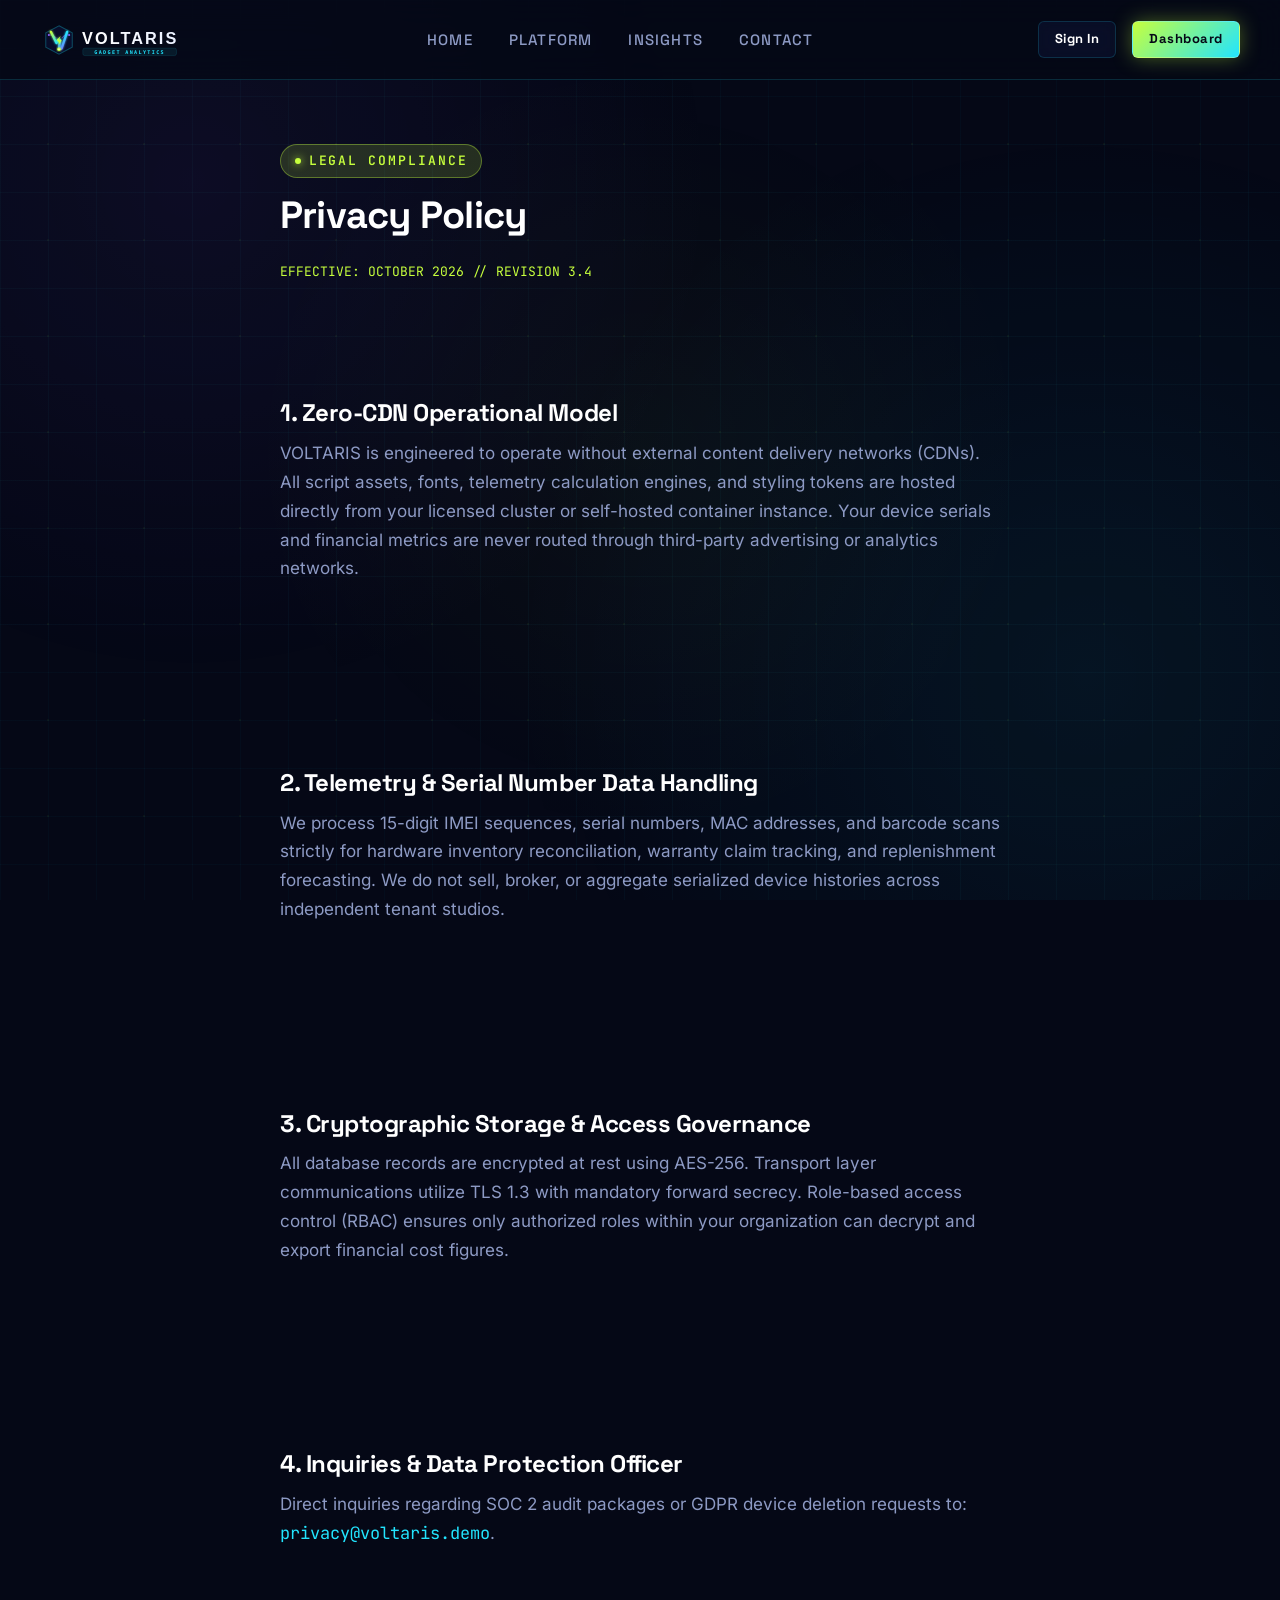
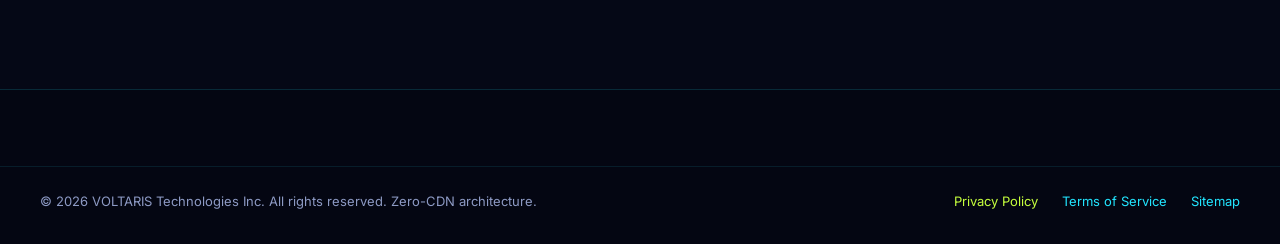
<file: privacy.html>
<!DOCTYPE html>
<html lang="en" data-theme="dark">
<head>
  <meta charset="UTF-8">
  <meta name="viewport" content="width=device-width, initial-scale=1.0">
  <title>Privacy Policy — VOLTARIS</title>
  <meta name="description" content="VOLTARIS privacy policy detailing zero-CDN architecture, localized database storage, and cryptographic telemetry standards.">
  <link rel="canonical" href="https://voltaris.studio/privacy.html">

  <link rel="icon" type="image/svg+xml" href="images/brand/favicon.svg">

  <link rel="stylesheet" href="assets/css/tokens.css">
  <link rel="stylesheet" href="assets/css/base.css">
  <link rel="stylesheet" href="assets/css/components.css">
  <link rel="stylesheet" href="assets/css/pages.css">
</head>
<body>

  <!-- NAVIGATION BAR (STRICT: ONLY 4 LINKS: Home, Platform, Insights, Contact) -->
  <header class="site-header">
    <nav class="voltaris-nav" aria-label="Main Navigation">
      <div class="container nav-container">
        <a href="index.html" class="nav-brand" aria-label="Voltaris Home">
          <img src="images/brand/logo.svg" alt="VOLTARIS Logo" class="nav-logo-img" width="180" height="42">
        </a>
        <ul class="nav-links">
          <li><a href="index.html" class="nav-link">Home</a></li>
          <li><a href="platform.html" class="nav-link">Platform</a></li>
          <li><a href="insights.html" class="nav-link">Insights</a></li>
          <li><a href="contact.html" class="nav-link">Contact</a></li>
        </ul>
        <div class="nav-actions">
          <a href="login.html" class="btn btn-ghost btn-sm">Sign In</a>
          <a href="dashboard.html" class="btn btn-volt btn-sm">Dashboard</a>
        </div>
      </div>
    </nav>
  </header>

  <main class="container" style="padding-block: 4rem; max-width: 800px;">
    <div class="section-tag">LEGAL COMPLIANCE</div>
    <h1 style="margin-bottom: 1.5rem; font-size: var(--fs-2xl);">Privacy Policy</h1>
    <p style="font-family: var(--font-mono); font-size: 0.8125rem; color: var(--volt); margin-bottom: 2.5rem;">EFFECTIVE: OCTOBER 2026 // REVISION 3.4</p>

    <div style="display: flex; flex-direction: column; gap: 2rem; color: var(--text); line-height: 1.7;">
      <section>
        <h2 style="font-size: var(--fs-lg); margin-bottom: 0.75rem;">1. Zero-CDN Operational Model</h2>
        <p>VOLTARIS is engineered to operate without external content delivery networks (CDNs). All script assets, fonts, telemetry calculation engines, and styling tokens are hosted directly from your licensed cluster or self-hosted container instance. Your device serials and financial metrics are never routed through third-party advertising or analytics networks.</p>
      </section>

      <section>
        <h2 style="font-size: var(--fs-lg); margin-bottom: 0.75rem;">2. Telemetry & Serial Number Data Handling</h2>
        <p>We process 15-digit IMEI sequences, serial numbers, MAC addresses, and barcode scans strictly for hardware inventory reconciliation, warranty claim tracking, and replenishment forecasting. We do not sell, broker, or aggregate serialized device histories across independent tenant studios.</p>
      </section>

      <section>
        <h2 style="font-size: var(--fs-lg); margin-bottom: 0.75rem;">3. Cryptographic Storage & Access Governance</h2>
        <p>All database records are encrypted at rest using AES-256. Transport layer communications utilize TLS 1.3 with mandatory forward secrecy. Role-based access control (RBAC) ensures only authorized roles within your organization can decrypt and export financial cost figures.</p>
      </section>

      <section>
        <h2 style="font-size: var(--fs-lg); margin-bottom: 0.75rem;">4. Inquiries & Data Protection Officer</h2>
        <p>Direct inquiries regarding SOC 2 audit packages or GDPR device deletion requests to: <span style="font-family:var(--font-mono); color:var(--signal);">privacy@voltaris.demo</span>.</p>
      </section>
    </div>
  </main>

  <!-- Global Footer -->
  <footer class="voltaris-footer">
    <div class="container footer-bottom">
      <div>&copy; 2026 VOLTARIS Technologies Inc. All rights reserved. Zero-CDN architecture.</div>
      <div class="footer-legal-links">
        <a href="privacy.html" style="color:var(--volt);">Privacy Policy</a>
        <a href="terms.html">Terms of Service</a>
        <a href="sitemap.xml">Sitemap</a>
      </div>
    </div>
  </footer>

  <!-- Scroll to Top Button -->
  <button type="button" class="scroll-up-btn" id="scrollUpBtn" aria-label="Scroll to top">
    <svg viewBox="0 0 24 24" fill="none" stroke="currentColor" stroke-width="2.5" stroke-linecap="round" stroke-linejoin="round">
      <path d="M18 15l-6-6-6 6"/>
    </svg>
  </button>

  <script type="module" src="assets/js/main.js"></script>
</body>
</html>
</file>
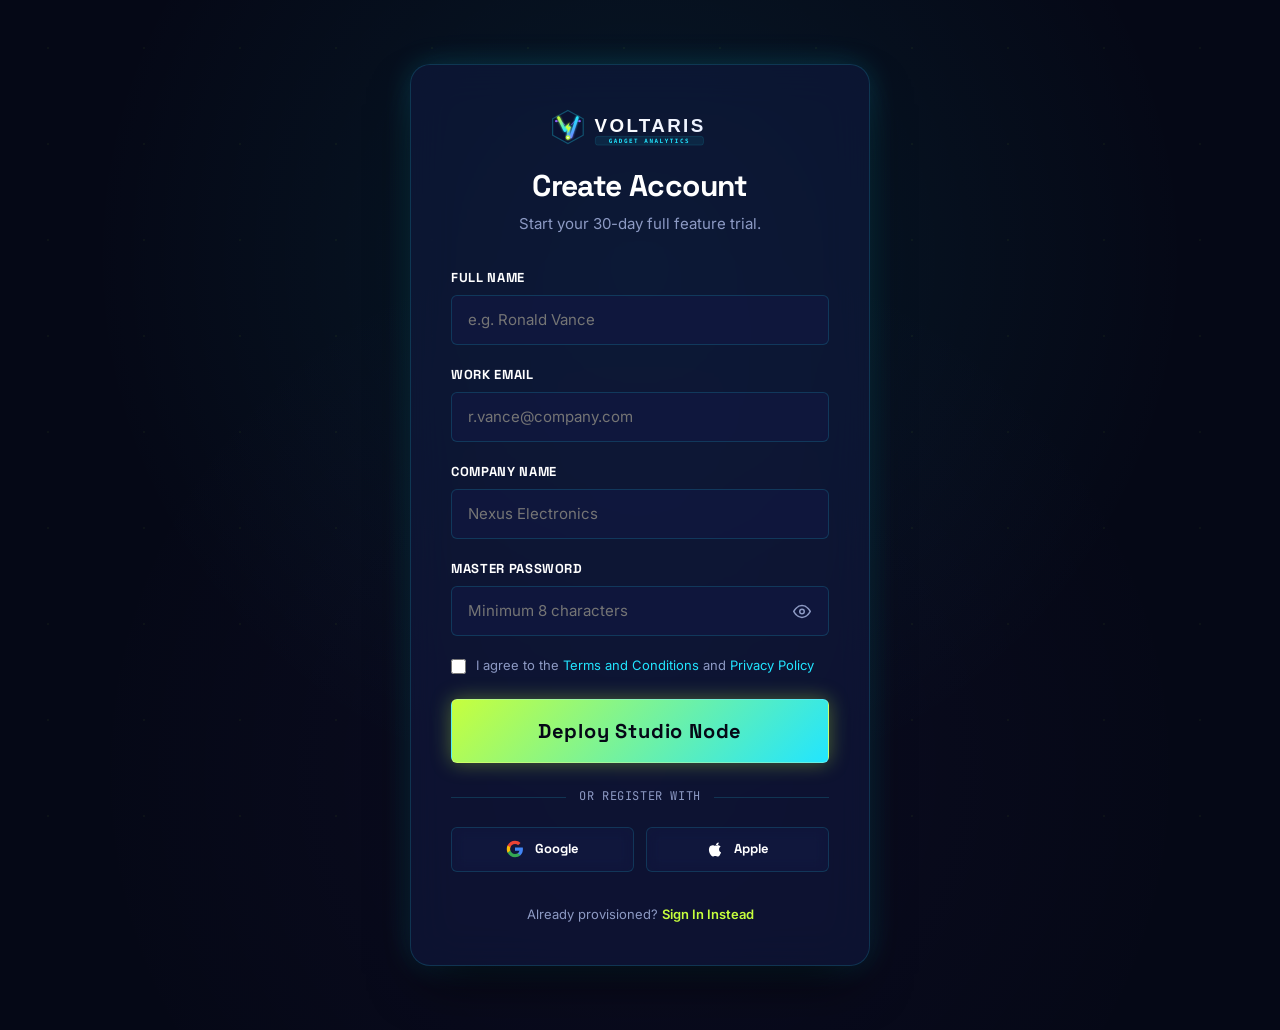
<file: signup.html>
<!DOCTYPE html>
<html lang="en" data-theme="dark">
<head>
  <meta charset="UTF-8">
  <meta name="viewport" content="width=device-width, initial-scale=1.0">
  <title>Create Studio Account — VOLTARIS</title>
  <meta name="robots" content="noindex, nofollow">

  <link rel="icon" type="image/svg+xml" href="images/brand/favicon.svg">

  <link rel="stylesheet" href="assets/css/tokens.css">
  <link rel="stylesheet" href="assets/css/base.css">
  <link rel="stylesheet" href="assets/css/components.css">
  <link rel="stylesheet" href="assets/css/pages.css">
</head>
<body>

  <div class="auth-page-wrapper">
    
    <!-- Centered Glass Form Box -->
    <div class="auth-form-card">
      
      <!-- Top Center Brand Logo & Name -->
      <div class="auth-brand-header">
        <a href="index.html" class="auth-brand-logo" aria-label="Voltaris Home">
          <img src="images/brand/logo.svg" alt="VOLTARIS Logo" class="nav-logo-img" width="190" height="44">
        </a>
        <h1 style="font-size:var(--fs-xl); margin-bottom:0.5rem;">Create Account</h1>
        <p style="font-size:var(--fs-sm); color:var(--muted);">Start your 30-day full feature trial.</p>
      </div>

      <form id="signupForm">
        <div class="form-group">
          <label for="signupName" class="form-label">Full Name</label>
          <input type="text" id="signupName" class="form-input" placeholder="e.g. Ronald Vance" required>
        </div>

        <div class="form-group">
          <label for="signupEmail" class="form-label">Work Email</label>
          <input type="email" id="signupEmail" class="form-input" placeholder="r.vance@company.com" required>
        </div>

        <div class="form-group">
          <label for="signupCompany" class="form-label">Company Name</label>
          <input type="text" id="signupCompany" class="form-input" placeholder="Nexus Electronics" required>
        </div>

        <div class="form-group">
          <label for="signupPassword" class="form-label">Master Password</label>
          <div class="password-input-wrapper">
            <input type="password" id="signupPassword" class="form-input" placeholder="Minimum 8 characters" required>
            <button type="button" class="password-toggle-btn" aria-label="Show password" tabindex="-1">
              <svg class="eye-icon eye-open" viewBox="0 0 24 24" fill="none" stroke="currentColor" stroke-width="2" stroke-linecap="round" stroke-linejoin="round" aria-hidden="true">
                <path d="M1 12s4-8 11-8 11 8 11 8-4 8-11 8-11-8-11-8z"></path>
                <circle cx="12" cy="12" r="3"></circle>
              </svg>
              <svg class="eye-icon eye-closed" style="display:none;" viewBox="0 0 24 24" fill="none" stroke="currentColor" stroke-width="2" stroke-linecap="round" stroke-linejoin="round" aria-hidden="true">
                <path d="M17.94 17.94A10.07 10.07 0 0 1 12 20c-7 0-11-8-11-8a18.45 18.45 0 0 1 5.06-5.94M9.9 4.24A9.12 9.12 0 0 1 12 4c7 0 11 8 11 8a18.5 18.5 0 0 1-2.16 3.19m-6.72-1.07a3 3 0 1 1-4.24-4.24"></path>
                <line x1="1" y1="1" x2="23" y2="23"></line>
              </svg>
            </button>
          </div>
        </div>

        <div class="auth-meta-row" style="margin-block: 1rem 1.5rem; justify-content: flex-start;">
          <label class="auth-checkbox-label" for="signupTerms" style="font-size:0.8125rem; line-height: 1.45; align-items: flex-start; gap: 0.65rem;">
            <input type="checkbox" id="signupTerms" required style="margin-top: 0.2rem;">
            <span>I agree to the <a href="terms.html" target="_blank" class="auth-link-signal">Terms and Conditions</a> and <a href="privacy.html" target="_blank" class="auth-link-signal">Privacy Policy</a></span>
          </label>
        </div>

        <button type="submit" class="btn btn-volt btn-lg" style="width:100%;">Deploy Studio Node</button>
      </form>

      <!-- Social Authentication Options -->
      <div class="auth-divider">
        <span>or register with</span>
      </div>
      <div class="auth-social-grid">
        <button type="button" class="btn-auth-social" data-provider="Google" aria-label="Sign up with Google">
          <svg class="social-icon" viewBox="0 0 24 24" width="18" height="18" aria-hidden="true">
            <path fill="#4285F4" d="M22.56 12.25c0-.78-.07-1.53-.2-2.25H12v4.26h5.92c-.26 1.37-1.04 2.53-2.21 3.31v2.77h3.57c2.08-1.92 3.28-4.74 3.28-8.09z"/>
            <path fill="#34A853" d="M12 23c2.97 0 5.46-.98 7.28-2.66l-3.57-2.77c-.98.66-2.23 1.06-3.71 1.06-2.86 0-5.29-1.93-6.16-4.53H2.18v2.84C3.99 20.53 7.7 23 12 23z"/>
            <path fill="#FBBC05" d="M5.84 14.09c-.22-.66-.35-1.36-.35-2.09s.13-1.43.35-2.09V7.06H2.18C1.43 8.55 1 10.22 1 12s.43 3.45 1.18 4.94l2.85-2.22.81-.63z"/>
            <path fill="#EA4335" d="M12 5.38c1.62 0 3.06.56 4.21 1.64l3.15-3.15C17.45 2.09 14.97 1 12 1 7.7 1 3.99 3.47 2.18 7.06l3.66 2.84c.87-2.6 3.3-4.52 6.16-4.52z"/>
          </svg>
          <span>Google</span>
        </button>
        <button type="button" class="btn-auth-social" data-provider="Apple" aria-label="Sign up with Apple">
          <svg class="social-icon" viewBox="0 0 24 24" width="18" height="18" fill="currentColor" aria-hidden="true">
            <path d="M18.71 19.5c-.83 1.24-1.71 2.45-3.05 2.47-1.34.03-1.77-.79-3.29-.79-1.53 0-2 .77-3.27.82-1.31.05-2.3-1.32-3.14-2.53C4.25 17 2.94 12.45 4.7 9.39c.87-1.52 2.43-2.48 4.12-2.51 1.28-.02 2.5.87 3.29.87.78 0 2.26-1.07 3.81-.91.65.03 2.47.26 3.64 1.98-.09.06-2.17 1.28-2.15 3.81.03 3.02 2.65 4.03 2.68 4.04-.03.07-.42 1.44-1.38 2.83M15.97 6.37c.66-.8 1.11-1.92.99-3.04-1 .04-2.15.67-2.82 1.46-.59.69-1.11 1.83-.97 2.91 1.12.09 2.14-.53 2.8-1.33z"/>
          </svg>
          <span>Apple</span>
        </button>
      </div>

      <div class="auth-switch-prompt">
        Already provisioned? <a href="login.html" class="auth-link-volt">Sign In Instead</a>
      </div>

    </div>
  </div>

  <script type="module">
    import { login } from './assets/js/auth.js';

    document.addEventListener('DOMContentLoaded', () => {
      const form = document.getElementById('signupForm');
      const termsCheckbox = document.getElementById('signupTerms');

      // Password visibility toggle (eye icon)
      document.querySelectorAll('.password-toggle-btn').forEach(btn => {
        btn.addEventListener('click', (e) => {
          e.preventDefault();
          const wrapper = btn.closest('.password-input-wrapper');
          const input = wrapper.querySelector('input');
          const eyeOpen = btn.querySelector('.eye-open');
          const eyeClosed = btn.querySelector('.eye-closed');

          if (input.type === 'password') {
            input.type = 'text';
            if (eyeOpen) eyeOpen.style.display = 'none';
            if (eyeClosed) eyeClosed.style.display = 'block';
            btn.setAttribute('aria-label', 'Hide password');
          } else {
            input.type = 'password';
            if (eyeOpen) eyeOpen.style.display = 'block';
            if (eyeClosed) eyeClosed.style.display = 'none';
            btn.setAttribute('aria-label', 'Show password');
          }
        });
      });

      // Social Auth Simulation (Google / Apple)
      document.querySelectorAll('.btn-auth-social').forEach(btn => {
        btn.addEventListener('click', (e) => {
          e.preventDefault();
          const provider = btn.dataset.provider || 'Social';
          alert(`Demo notice: Authenticating via ${provider} OAuth... Creating and logging into your trial workspace.`);
          // Auto login as default Admin demo account
          login('admin@voltaris.demo', 'Admin@123');
          window.location.href = 'dashboard.html';
        });
      });

      // Form submission validation
      form.addEventListener('submit', (e) => {
        e.preventDefault();
        if (!termsCheckbox.checked) {
          alert('Please agree to the Terms and Conditions and Privacy Policy to proceed.');
          termsCheckbox.focus();
          return;
        }
        alert('Trial account initialized! Logging you in as Studio Administrator...');
        login('admin@voltaris.demo', 'Admin@123');
        window.location.href = 'dashboard.html';
      });
    });
  </script>
</body>
</html>
</file>
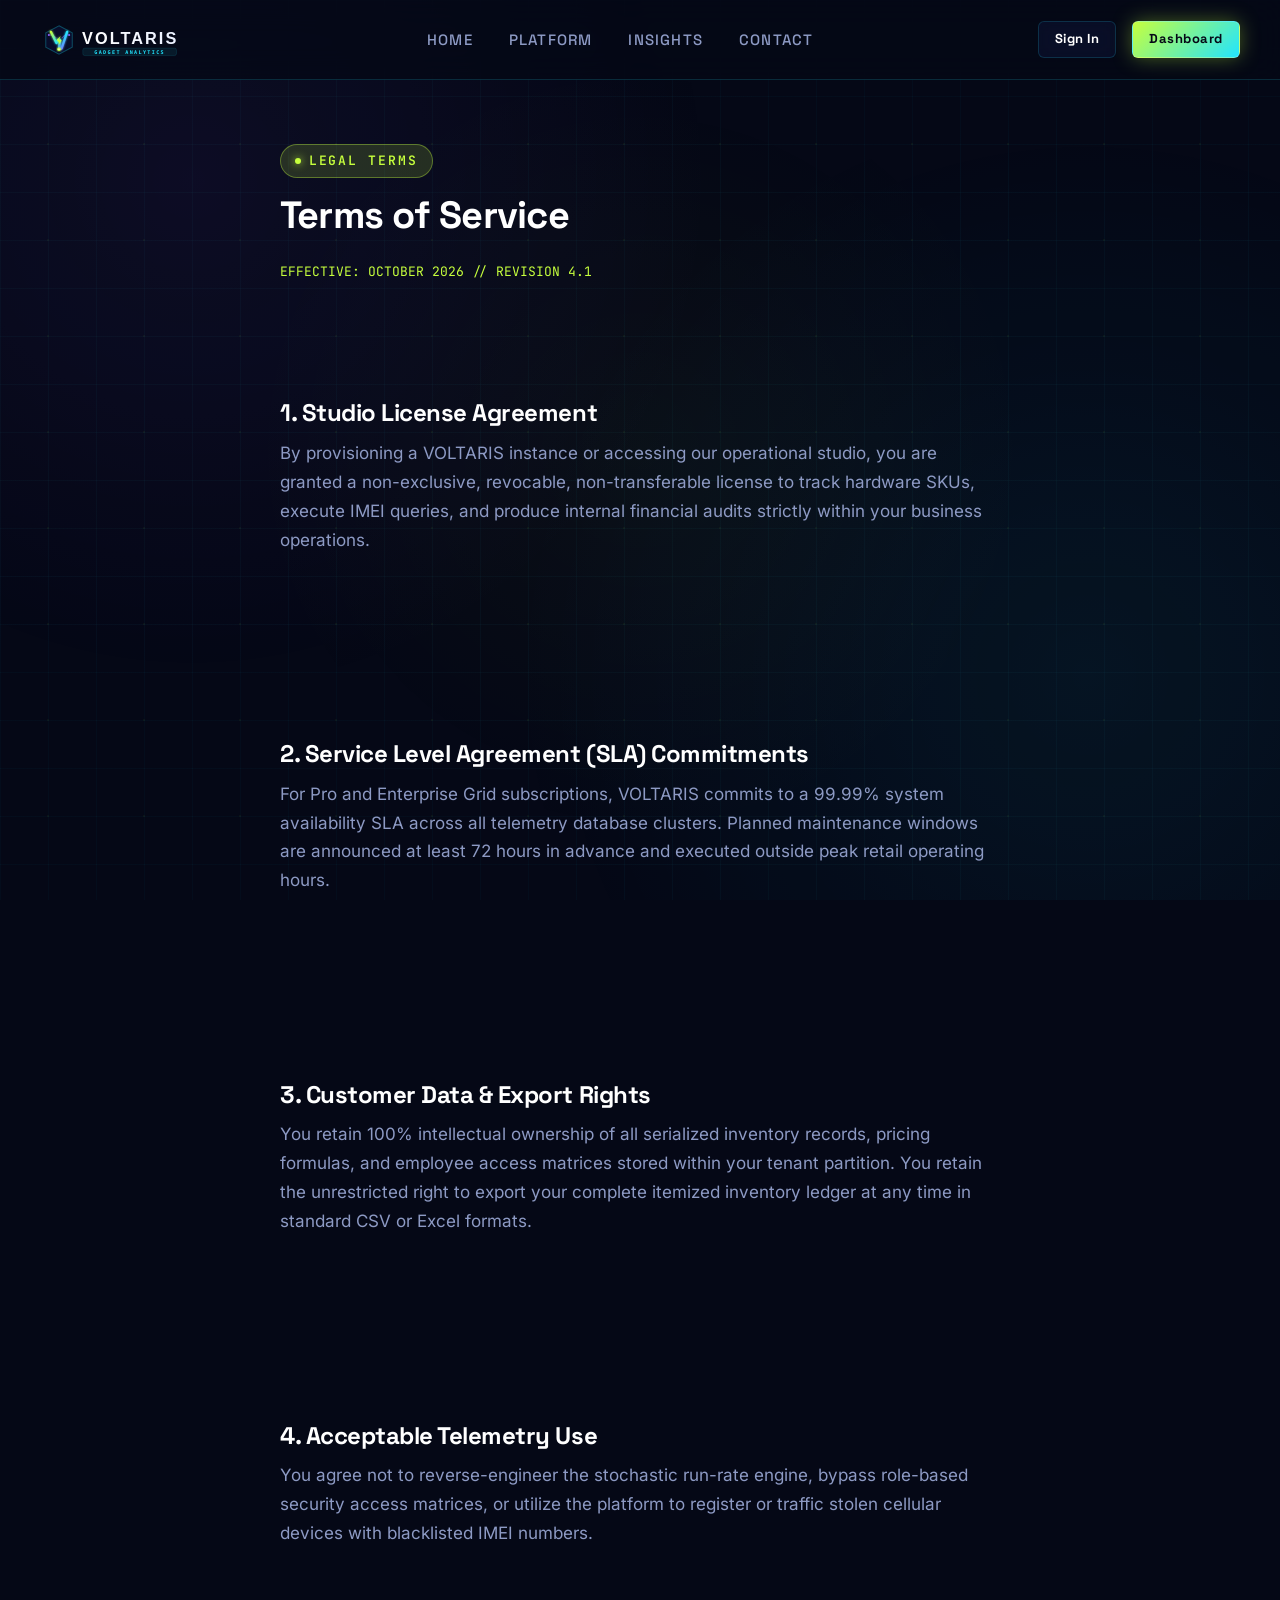
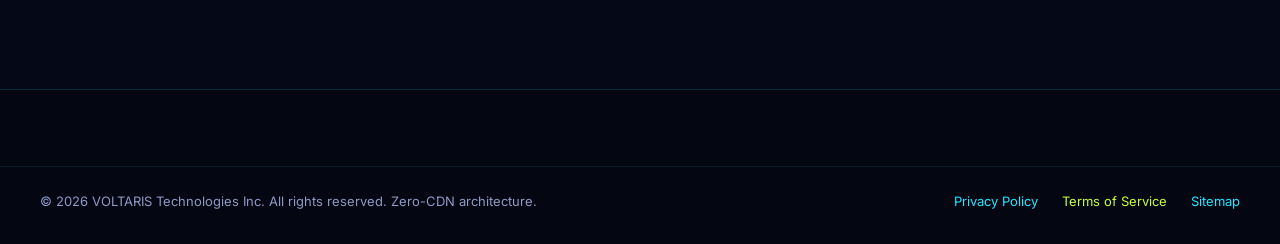
<file: terms.html>
<!DOCTYPE html>
<html lang="en" data-theme="dark">
<head>
  <meta charset="UTF-8">
  <meta name="viewport" content="width=device-width, initial-scale=1.0">
  <title>Terms of Service — VOLTARIS</title>
  <meta name="description" content="VOLTARIS terms of service outlining hardware inventory SLA commitments, software licensing, and API governance.">
  <link rel="canonical" href="https://voltaris.studio/terms.html">

  <link rel="icon" type="image/svg+xml" href="images/brand/favicon.svg">

  <link rel="stylesheet" href="assets/css/tokens.css">
  <link rel="stylesheet" href="assets/css/base.css">
  <link rel="stylesheet" href="assets/css/components.css">
  <link rel="stylesheet" href="assets/css/pages.css">
</head>
<body>

  <!-- NAVIGATION BAR (STRICT: ONLY 4 LINKS: Home, Platform, Insights, Contact) -->
  <header class="site-header">
    <nav class="voltaris-nav" aria-label="Main Navigation">
      <div class="container nav-container">
        <a href="index.html" class="nav-brand" aria-label="Voltaris Home">
          <img src="images/brand/logo.svg" alt="VOLTARIS Logo" class="nav-logo-img" width="180" height="42">
        </a>
        <ul class="nav-links">
          <li><a href="index.html" class="nav-link">Home</a></li>
          <li><a href="platform.html" class="nav-link">Platform</a></li>
          <li><a href="insights.html" class="nav-link">Insights</a></li>
          <li><a href="contact.html" class="nav-link">Contact</a></li>
        </ul>
        <div class="nav-actions">
          <a href="login.html" class="btn btn-ghost btn-sm">Sign In</a>
          <a href="dashboard.html" class="btn btn-volt btn-sm">Dashboard</a>
        </div>
      </div>
    </nav>
  </header>

  <main class="container" style="padding-block: 4rem; max-width: 800px;">
    <div class="section-tag">LEGAL TERMS</div>
    <h1 style="margin-bottom: 1.5rem; font-size: var(--fs-2xl);">Terms of Service</h1>
    <p style="font-family: var(--font-mono); font-size: 0.8125rem; color: var(--volt); margin-bottom: 2.5rem;">EFFECTIVE: OCTOBER 2026 // REVISION 4.1</p>

    <div style="display: flex; flex-direction: column; gap: 2rem; color: var(--text); line-height: 1.7;">
      <section>
        <h2 style="font-size: var(--fs-lg); margin-bottom: 0.75rem;">1. Studio License Agreement</h2>
        <p>By provisioning a VOLTARIS instance or accessing our operational studio, you are granted a non-exclusive, revocable, non-transferable license to track hardware SKUs, execute IMEI queries, and produce internal financial audits strictly within your business operations.</p>
      </section>

      <section>
        <h2 style="font-size: var(--fs-lg); margin-bottom: 0.75rem;">2. Service Level Agreement (SLA) Commitments</h2>
        <p>For Pro and Enterprise Grid subscriptions, VOLTARIS commits to a 99.99% system availability SLA across all telemetry database clusters. Planned maintenance windows are announced at least 72 hours in advance and executed outside peak retail operating hours.</p>
      </section>

      <section>
        <h2 style="font-size: var(--fs-lg); margin-bottom: 0.75rem;">3. Customer Data &amp; Export Rights</h2>
        <p>You retain 100% intellectual ownership of all serialized inventory records, pricing formulas, and employee access matrices stored within your tenant partition. You retain the unrestricted right to export your complete itemized inventory ledger at any time in standard CSV or Excel formats.</p>
      </section>

      <section>
        <h2 style="font-size: var(--fs-lg); margin-bottom: 0.75rem;">4. Acceptable Telemetry Use</h2>
        <p>You agree not to reverse-engineer the stochastic run-rate engine, bypass role-based security access matrices, or utilize the platform to register or traffic stolen cellular devices with blacklisted IMEI numbers.</p>
      </section>
    </div>
  </main>

  <!-- Global Footer -->
  <footer class="voltaris-footer">
    <div class="container footer-bottom">
      <div>&copy; 2026 VOLTARIS Technologies Inc. All rights reserved. Zero-CDN architecture.</div>
      <div class="footer-legal-links">
        <a href="privacy.html">Privacy Policy</a>
        <a href="terms.html" style="color:var(--volt);">Terms of Service</a>
        <a href="sitemap.xml">Sitemap</a>
      </div>
    </div>
  </footer>

  <!-- Scroll to Top Button -->
  <button type="button" class="scroll-up-btn" id="scrollUpBtn" aria-label="Scroll to top">
    <svg viewBox="0 0 24 24" fill="none" stroke="currentColor" stroke-width="2.5" stroke-linecap="round" stroke-linejoin="round">
      <path d="M18 15l-6-6-6 6"/>
    </svg>
  </button>

  <script type="module" src="assets/js/main.js"></script>
</body>
</html>
</file>
<file: assets/css/tokens.css>
/* ==========================================================================
   VOLTARIS DESIGN TOKENS
   Theme: Circuit-Noir Neon
   ========================================================================== */

:root {
  /* Color Palette — Circuit-Noir Neon (Dark Theme Default) */
  --bg-void: #050816;
  --bg-board: #0B1030;
  --bg-card: rgba(18, 26, 66, 0.55);
  --bg-card-hover: rgba(24, 35, 88, 0.75);
  --bg-glass: rgba(11, 16, 48, 0.65);
  
  /* Primary & Accent Signals */
  --volt: #C6FF3D;          /* Primary Accent / CTAs (Electric Lime) */
  --volt-dim: rgba(198, 255, 61, 0.15);
  --volt-glow: 0 0 24px rgba(198, 255, 61, 0.45);
  
  --signal: #22E5FF;        /* Secondary Accent / Data / Links (Cyan) */
  --signal-dim: rgba(34, 229, 255, 0.15);
  --signal-glow: 0 0 24px rgba(34, 229, 255, 0.45);
  
  --plasma: #8B5CFF;        /* Highlights & Gradients (Deep Violet) */
  --plasma-dim: rgba(139, 92, 255, 0.15);
  
  --flare: #FF3D8B;         /* Alerts & Negative Deltas (Hot Pink) */
  --flare-dim: rgba(255, 61, 139, 0.15);
  
  --amber: #FFB020;         /* Warnings & Low Stock */
  --amber-dim: rgba(255, 176, 32, 0.15);
  
  /* Text & Surfaces */
  --text: #EAF0FF;
  --text-pure: #FFFFFF;
  --muted: #8D9AC4;
  --muted-light: #B4BFDF;
  --border-line: rgba(34, 229, 255, 0.16);
  --border-line-hover: rgba(198, 255, 61, 0.4);
  --border-card: rgba(139, 92, 255, 0.22);
  
  /* Gradients */
  --grad-volt-signal: linear-gradient(135deg, #C6FF3D 0%, #22E5FF 100%);
  --grad-plasma-signal: linear-gradient(135deg, #8B5CFF 0%, #22E5FF 100%);
  --grad-dark-card: linear-gradient(145deg, rgba(18, 26, 66, 0.75) 0%, rgba(11, 16, 48, 0.5) 100%);
  --grad-hero-glow: radial-gradient(circle at 50% 30%, rgba(139, 92, 255, 0.18) 0%, rgba(34, 229, 255, 0.08) 50%, transparent 80%);

  /* Typography */
  --font-heading: 'Space Grotesk', -apple-system, BlinkMacSystemFont, 'Segoe UI', Roboto, sans-serif;
  --font-body: 'Inter', -apple-system, BlinkMacSystemFont, 'Segoe UI', Roboto, sans-serif;
  --font-mono: 'JetBrains Mono', SFMono-Regular, Menlo, Monaco, Consolas, monospace;

  /* Fluid Typography Scale */
  --fs-xs: clamp(0.75rem, 0.7rem + 0.25vw, 0.8125rem);
  --fs-sm: clamp(0.8125rem, 0.77rem + 0.3vw, 0.9375rem);
  --fs-base: clamp(0.9375rem, 0.88rem + 0.35vw, 1.0625rem);
  --fs-md: clamp(1.0625rem, 0.98rem + 0.45vw, 1.25rem);
  --fs-lg: clamp(1.25rem, 1.15rem + 0.6vw, 1.5rem);
  --fs-xl: clamp(1.5rem, 1.35rem + 0.9vw, 1.875rem);
  --fs-2xl: clamp(1.875rem, 1.65rem + 1.3vw, 2.375rem);
  --fs-3xl: clamp(2.375rem, 2.05rem + 1.8vw, 3.125rem);
  --fs-hero: clamp(2.75rem, 2.3rem + 2.5vw, 4.25rem);

  /* Spacing */
  --space-2xs: 0.25rem;
  --space-xs: 0.5rem;
  --space-sm: 0.75rem;
  --space-md: 1.25rem;
  --space-lg: 2rem;
  --space-xl: 3.5rem;
  --space-2xl: 5rem;
  --space-3xl: 7.5rem;

  /* Radii */
  --radius-sm: 6px;
  --radius-md: 12px;
  --radius-lg: 20px;
  --radius-xl: 28px;
  --radius-full: 9999px;

  /* Transitions */
  --transition-fast: 180ms cubic-bezier(0.16, 1, 0.3, 1);
  --transition-base: 300ms cubic-bezier(0.16, 1, 0.3, 1);
  --transition-slow: 550ms cubic-bezier(0.16, 1, 0.3, 1);

  /* Shadows */
  --shadow-card: 0 16px 36px -12px rgba(0, 0, 0, 0.65), 0 0 0 1px var(--border-line);
  --shadow-elevated: 0 24px 54px -16px rgba(0, 0, 0, 0.8), 0 0 30px rgba(34, 229, 255, 0.15);
  
  /* Layout */
  --max-width: 1280px;
  --nav-height: 80px;
  --nav-height-scrolled: 64px;
}
</file>
<file: assets/css/base.css>
/* ==========================================================================
   VOLTARIS BASE STYLES & TYPOGRAPHY
   ========================================================================== */

/* Local Fonts */
@font-face {
  font-family: 'Space Grotesk';
  font-style: normal;
  font-weight: 500;
  font-display: swap;
  src: url('../fonts/SpaceGrotesk-Medium.ttf') format('truetype');
}

@font-face {
  font-family: 'Space Grotesk';
  font-style: normal;
  font-weight: 700;
  font-display: swap;
  src: url('../fonts/SpaceGrotesk-Bold.ttf') format('truetype');
}

@font-face {
  font-family: 'Inter';
  font-style: normal;
  font-weight: 400;
  font-display: swap;
  src: url('../fonts/Inter-Regular.ttf') format('truetype');
}

@font-face {
  font-family: 'Inter';
  font-style: normal;
  font-weight: 600;
  font-display: swap;
  src: url('../fonts/Inter-SemiBold.ttf') format('truetype');
}

@font-face {
  font-family: 'Inter';
  font-style: normal;
  font-weight: 700;
  font-display: swap;
  src: url('../fonts/Inter-Bold.ttf') format('truetype');
}

@font-face {
  font-family: 'JetBrains Mono';
  font-style: normal;
  font-weight: 400;
  font-display: swap;
  src: url('../fonts/JetBrainsMono-Regular.ttf') format('truetype');
}

@font-face {
  font-family: 'JetBrains Mono';
  font-style: normal;
  font-weight: 600;
  font-display: swap;
  src: url('../fonts/JetBrainsMono-SemiBold.ttf') format('truetype');
}

@font-face {
  font-family: 'JetBrains Mono';
  font-style: normal;
  font-weight: 700;
  font-display: swap;
  src: url('../fonts/JetBrainsMono-Bold.ttf') format('truetype');
}

/* Universal Reset & Sizing */
*, *::before, *::after {
  box-sizing: border-box;
  margin: 0;
  padding: 0;
}

html {
  font-size: 16px;
  scroll-behavior: smooth;
  -webkit-font-smoothing: antialiased;
  -moz-osx-font-smoothing: grayscale;
  background-color: var(--bg-void);
  color: var(--text);
  overflow-x: clip;
}

body {
  font-family: var(--font-body);
  font-size: var(--fs-base);
  line-height: 1.6;
  background-color: var(--bg-void);
  color: var(--text);
  min-height: 100vh;
  position: relative;
  overflow-x: clip;
}

/* PCB Trace & Grid Overlay Background */
body::before {
  content: '';
  position: fixed;
  inset: 0;
  pointer-events: none;
  z-index: 0;
  background-image: 
    linear-gradient(to right, rgba(34, 229, 255, 0.035) 1px, transparent 1px),
    linear-gradient(to bottom, rgba(34, 229, 255, 0.035) 1px, transparent 1px),
    radial-gradient(circle at 15% 20%, rgba(139, 92, 255, 0.08) 0%, transparent 40%),
    radial-gradient(circle at 85% 75%, rgba(34, 229, 255, 0.07) 0%, transparent 45%),
    radial-gradient(circle at 50% 50%, rgba(198, 255, 61, 0.04) 0%, transparent 50%);
  background-size: 48px 48px, 48px 48px, 100% 100%, 100% 100%, 100% 100%;
  opacity: 0.85;
}

/* Subtle PCB Trace Lines Accent in Backing */
body::after {
  content: '';
  position: fixed;
  inset: 0;
  pointer-events: none;
  z-index: 0;
  background-image: radial-gradient(rgba(198, 255, 61, 0.12) 1px, transparent 1px);
  background-size: 96px 96px;
  opacity: 0.35;
}

/* Content Container wrapper to sit above background */
main, nav, footer, section {
  position: relative;
  z-index: 1;
}

/* Custom Scrollbar */
::-webkit-scrollbar {
  width: 9px;
  height: 9px;
}

::-webkit-scrollbar-track {
  background: var(--bg-void);
  border-left: 1px solid var(--border-line);
}

::-webkit-scrollbar-thumb {
  background: linear-gradient(180deg, var(--signal), var(--plasma));
  border-radius: var(--radius-full);
}

::-webkit-scrollbar-thumb:hover {
  background: linear-gradient(180deg, var(--volt), var(--signal));
}

/* Typography Defaults */
h1, h2, h3, h4, h5, h6 {
  font-family: var(--font-heading);
  color: var(--text-pure);
  line-height: 1.15;
  font-weight: 700;
  letter-spacing: -0.02em;
}

h1 { font-size: var(--fs-hero); }
h2 { font-size: var(--fs-2xl); }
h3 { font-size: var(--fs-xl); }
h4 { font-size: var(--fs-lg); }
h5 { font-size: var(--fs-md); }
h6 { font-size: var(--fs-sm); }

p {
  color: var(--muted);
  max-width: 68ch;
}

a {
  color: var(--signal);
  text-decoration: none;
  transition: color var(--transition-fast);
}

a:hover {
  color: var(--volt);
}

img, svg, picture {
  max-width: 100%;
  height: auto;
  display: block;
}

button, input, select, textarea {
  font: inherit;
  color: inherit;
  background: none;
  border: none;
  outline: none;
}

/* Focus Visible */
:focus-visible {
  outline: 2px solid var(--signal);
  outline-offset: 3px;
}

/* Helper Utilities */
.container {
  width: 100%;
  max-width: var(--max-width);
  margin-inline: auto;
  padding-inline: clamp(1rem, 4vw, 2.5rem);
}

.text-center { text-align: center; }
.text-volt { color: var(--volt); }
.text-signal { color: var(--signal); }
.text-plasma { color: var(--plasma); }
.text-muted { color: var(--muted); }
.font-mono { font-family: var(--font-mono); }

/* Section Base */
section {
  padding-block: clamp(3.5rem, 6vw, 6.5rem);
}

.section-tag {
  display: inline-flex;
  align-items: center;
  gap: 0.5rem;
  font-family: var(--font-mono);
  font-size: var(--fs-xs);
  font-weight: 600;
  text-transform: uppercase;
  letter-spacing: 0.15em;
  color: var(--volt);
  background: var(--volt-dim);
  border: 1px solid rgba(198, 255, 61, 0.35);
  padding: 0.35rem 0.85rem;
  border-radius: var(--radius-full);
  margin-bottom: 1rem;
}

.section-tag::before {
  content: '';
  width: 6px;
  height: 6px;
  border-radius: 50%;
  background-color: var(--volt);
  box-shadow: 0 0 8px var(--volt);
  animation: pulseNode 2s infinite ease-in-out;
}

.section-header {
  text-align: center;
  max-width: 720px;
  margin-inline: auto;
  margin-bottom: clamp(2.5rem, 5vw, 4rem);
}

.section-header h2 {
  margin-bottom: 1rem;
}

.section-header p {
  margin-inline: auto;
  font-size: var(--fs-md);
}

/* Custom Interactive Cursor Glow */
.cursor-glow {
  position: fixed;
  top: 0;
  left: 0;
  width: 380px;
  height: 380px;
  border-radius: 50%;
  pointer-events: none;
  transform: translate(-50%, -50%);
  background: radial-gradient(circle, rgba(34, 229, 255, 0.12) 0%, rgba(139, 92, 255, 0.06) 40%, transparent 70%);
  z-index: 9990;
  transition: opacity 0.4s ease, transform 0.08s ease-out;
  opacity: 0;
}

@media (pointer: coarse) {
  .cursor-glow { display: none !important; }
}

/* Page Preloader (Disabled) */
#preloader {
  display: none !important;
}

@keyframes drawTrace {
  to {
    stroke-dashoffset: 0;
  }
}

@keyframes pulseNode {
  0%, 100% { opacity: 0.5; transform: scale(0.9); }
  50% { opacity: 1; transform: scale(1.2); }
}

@keyframes ellipsis {
  0% { content: '.'; }
  33% { content: '..'; }
  66% { content: '...'; }
}

/* Reduced Motion Override */
@media (prefers-reduced-motion: reduce) {
  html { scroll-behavior: auto; }
  *, *::before, *::after {
    animation-duration: 0.001ms !important;
    animation-iteration-count: 1 !important;
    transition-duration: 0.001ms !important;
  }
  .cursor-glow { display: none !important; }
}
</file>
<file: assets/css/components.css>
/* ==========================================================================
   VOLTARIS COMPONENTS
   - 3D Tilt Cards with Electronics Animations & Center-Aligned Layout
   - Strict 4-Link Nav Bar & Mobile Drawer
   - Buttons, Badges, Tabs, Accordions, Modals, Marquee Strip
   ========================================================================== */

/* --------------------------------------------------------------------------
   1. NAVIGATION BAR (STRICT: ONLY 4 LINKS: Home, Platform, Insights, Contact)
   -------------------------------------------------------------------------- */
header:has(.voltaris-nav),
.site-header {
  height: var(--nav-height);
  display: block;
}

.voltaris-nav {
  position: fixed;
  top: 0;
  left: 0;
  width: 100%;
  height: var(--nav-height);
  background: rgba(5, 8, 22, 0.75);
  backdrop-filter: blur(16px);
  -webkit-backdrop-filter: blur(16px);
  border-bottom: 1px solid var(--border-line);
  z-index: 1000;
  transition: height var(--transition-base), background var(--transition-base), box-shadow var(--transition-base);
}

.voltaris-nav.nav-scrolled {
  height: var(--nav-height-scrolled);
  background: rgba(5, 8, 22, 0.92);
  box-shadow: 0 10px 30px -10px rgba(0, 0, 0, 0.8), 0 0 20px rgba(34, 229, 255, 0.1);
}

.nav-container {
  display: flex;
  align-items: center;
  justify-content: space-between;
  height: 100%;
}

.nav-brand {
  display: flex;
  align-items: center;
  gap: 0.75rem;
  text-decoration: none;
}

.nav-logo-img {
  height: 38px;
  width: auto;
  transition: transform var(--transition-fast);
}

.nav-brand:hover .nav-logo-img {
  transform: scale(1.04);
}

/* STRICT: EXACTLY 4 NAV LINKS */
.nav-links {
  display: flex;
  align-items: center;
  gap: 2.25rem;
  list-style: none;
}

.nav-link {
  font-family: var(--font-heading);
  font-size: var(--fs-sm);
  font-weight: 500;
  color: var(--muted);
  position: relative;
  padding-block: 0.35rem;
  transition: color var(--transition-fast);
  text-transform: uppercase;
  letter-spacing: 0.08em;
}

.nav-link::after {
  content: '';
  position: absolute;
  bottom: 0;
  left: 50%;
  width: 0;
  height: 2px;
  background: var(--grad-volt-signal);
  transition: width var(--transition-base), left var(--transition-base);
  box-shadow: 0 0 8px var(--signal);
}

.nav-link:hover,
.nav-link.active {
  color: var(--text-pure);
}

.nav-link:hover::after,
.nav-link.active::after {
  width: 100%;
  left: 0;
}

/* Right Nav Controls (Theme switch + Sign In + Start Free CTA) */
.nav-actions {
  display: flex;
  align-items: center;
  gap: 1rem;
}

/* Mobile Menu Toggle */
.mobile-nav-toggle {
  display: none;
  flex-direction: column;
  justify-content: space-between;
  width: 32px;
  height: 22px;
  cursor: pointer;
  z-index: 1010;
}

.mobile-nav-toggle span {
  display: block;
  width: 100%;
  height: 2px;
  background-color: var(--text-pure);
  transition: transform var(--transition-fast), opacity var(--transition-fast);
}

/* Mobile Drawer Overlay */
.mobile-drawer {
  position: fixed;
  inset: 0;
  background: rgba(5, 8, 22, 0.98);
  backdrop-filter: blur(24px);
  z-index: 1005;
  display: flex;
  flex-direction: column;
  justify-content: center;
  align-items: center;
  gap: 2rem;
  opacity: 0;
  visibility: hidden;
  pointer-events: none;
  transition: opacity 0.35s ease, visibility 0.35s ease;
}

.mobile-drawer.open {
  opacity: 1;
  visibility: visible;
  pointer-events: auto;
}

.mobile-nav-links {
  list-style: none;
  display: flex;
  flex-direction: column;
  align-items: center;
  gap: 1.75rem;
}

.mobile-nav-links .nav-link {
  font-size: var(--fs-xl);
}

@media (max-width: 900px) {
  .nav-links, .nav-actions .btn-volt, .nav-actions .btn-ghost {
    display: none;
  }
  .mobile-nav-toggle {
    display: flex;
  }
}

/* --------------------------------------------------------------------------
   2. BUTTONS & CTAs
   -------------------------------------------------------------------------- */
.btn {
  display: inline-flex;
  align-items: center;
  justify-content: center;
  gap: 0.6rem;
  font-family: var(--font-heading);
  font-size: var(--fs-sm);
  font-weight: 700;
  letter-spacing: 0.04em;
  padding: 0.75rem 1.6rem;
  border-radius: var(--radius-sm);
  cursor: pointer;
  position: relative;
  overflow: hidden;
  transition: transform var(--transition-fast), box-shadow var(--transition-fast), background var(--transition-fast), border-color var(--transition-fast), color var(--transition-fast), filter var(--transition-fast);
  text-decoration: none;
  min-height: 44px;
}

/* Volt Primary CTA */
.btn-volt {
  background: var(--grad-volt-signal);
  color: #050816 !important;
  font-weight: 700;
  box-shadow: 0 0 20px rgba(198, 255, 61, 0.35);
  border: 1px solid rgba(255, 255, 255, 0.2);
}

.btn-volt:hover {
  transform: translateY(-2px);
  box-shadow: 0 0 32px rgba(198, 255, 61, 0.6);
  color: #050816 !important;
}

/* Signal Secondary Button */
.btn-signal {
  background: rgba(34, 229, 255, 0.12);
  color: var(--signal) !important;
  border: 1px solid rgba(34, 229, 255, 0.4);
  box-shadow: 0 0 16px rgba(34, 229, 255, 0.15);
}

.btn-signal:hover {
  background: rgba(34, 229, 255, 0.25);
  border-color: var(--signal);
  transform: translateY(-2px);
  box-shadow: 0 0 24px rgba(34, 229, 255, 0.4);
}

/* Ghost / Glass Button */
.btn-ghost {
  background: rgba(18, 26, 66, 0.4);
  color: var(--text-pure) !important;
  border: 1px solid var(--border-line);
  backdrop-filter: blur(8px);
}

.btn-ghost:hover {
  border-color: var(--signal);
  background: rgba(34, 229, 255, 0.22);
  color: #FFFFFF !important;
  box-shadow: 0 0 20px rgba(34, 229, 255, 0.35);
  transform: translateY(-2px);
}

/* Small Button Variant */
.btn-sm {
  padding: 0.45rem 1rem;
  font-size: var(--fs-xs);
  min-height: 36px;
}

.btn-lg {
  padding: 0.95rem 2.2rem;
  font-size: var(--fs-md);
}

/* --------------------------------------------------------------------------
   3. 3D TILT CARDS ARCHITECTURE (MANDATORY ON ALL CARD TYPES)
   - Perspective 1000px, preserve-3d, translateZ
   - Moving glare layer + neon border follower
   - STRICT CONTENT RULES:
     * In ALL views (mobile, tablet, laptop, desktop): card icon and text
       are CENTER-ALIGNED (icon on top, then title, then description,
       then button/metric — all text-align: center, flex column, align-items: center).
     * Icons sit inside glowing circular/hex badge.
     * Electronic animation on each card.
   -------------------------------------------------------------------------- */
.tilt-card-wrapper {
  perspective: 1000px;
  height: 100%;
}

.tilt-card {
  position: relative;
  background: var(--bg-card);
  backdrop-filter: blur(14px);
  -webkit-backdrop-filter: blur(14px);
  border: 1px solid var(--border-card);
  border-radius: var(--radius-lg);
  padding: clamp(1.5rem, 3vw, 2.25rem);
  box-shadow: var(--shadow-card);
  transform-style: preserve-3d;
  transition: border-color var(--transition-base), box-shadow var(--transition-base);
  height: 100%;
  overflow: hidden;

  /* STRICT: ALL VIEWS CENTER-ALIGNED */
  display: flex;
  flex-direction: column;
  align-items: center;
  text-align: center;
  justify-content: flex-start;
}

/* Inner 3D Lifted Container */
.tilt-card-content {
  display: flex;
  flex-direction: column;
  align-items: center;
  text-align: center;
  width: 100%;
  height: 100%;
  transform: translateZ(35px);
  transform-style: preserve-3d;
  position: relative;
  z-index: 2;
}

/* Specular Glare Effect */
.tilt-glare {
  position: absolute;
  inset: 0;
  pointer-events: none;
  background: radial-gradient(circle at var(--mouse-x, 50%) var(--mouse-y, 50%), rgba(34, 229, 255, 0.16) 0%, transparent 60%);
  opacity: 0;
  transition: opacity 0.3s ease;
  z-index: 1;
}

.tilt-card:hover .tilt-glare {
  opacity: 1;
}

.tilt-card:hover {
  border-color: rgba(34, 229, 255, 0.55);
  box-shadow: 0 20px 45px -12px rgba(0, 0, 0, 0.8), 0 0 25px rgba(34, 229, 255, 0.25);
}

/* Glowing Circular or Hex Icon Badge */
.card-icon-badge {
  width: 64px;
  height: 64px;
  border-radius: 50%;
  display: flex;
  align-items: center;
  justify-content: center;
  background: linear-gradient(145deg, rgba(34, 229, 255, 0.15) 0%, rgba(139, 92, 255, 0.2) 100%);
  border: 1px solid rgba(34, 229, 255, 0.4);
  color: var(--volt);
  box-shadow: 0 0 20px rgba(34, 229, 255, 0.25);
  margin-bottom: 1.25rem;
  position: relative;
  flex-shrink: 0;
  transition: transform var(--transition-fast), box-shadow var(--transition-fast);
}

.card-icon-badge svg {
  width: 32px;
  height: 32px;
  stroke-width: 1.75;
}

.tilt-card:hover .card-icon-badge {
  transform: scale(1.08);
  box-shadow: 0 0 28px rgba(198, 255, 61, 0.4);
  color: var(--volt);
}

/* Hex Badge Variant */
.card-icon-badge.badge-hex {
  clip-path: polygon(50% 0%, 100% 25%, 100% 75%, 50% 100%, 0% 75%, 0% 25%);
  border-radius: 0;
}

/* Card Typography & Alignment (Strict Center) */
.tilt-card-title {
  font-family: var(--font-heading);
  font-size: var(--fs-lg);
  color: var(--text-pure);
  margin-bottom: 0.75rem;
  text-align: center;
}

.tilt-card-desc {
  font-size: var(--fs-sm);
  color: var(--muted);
  line-height: 1.55;
  margin-bottom: 1.25rem;
  text-align: center;
  max-width: 36ch;
}

.tilt-card-metric {
  margin-top: auto;
  font-family: var(--font-mono);
  font-size: var(--fs-md);
  color: var(--signal);
  font-weight: 700;
  text-align: center;
}

/* Case Studies Card Alignment */
.case-studies-grid .tilt-card-title {
  min-height: 2.8rem;
  display: flex;
  align-items: center;
  justify-content: center;
  margin-bottom: 0.5rem;
}

.case-studies-grid .tilt-card-desc {
  min-height: 3.8rem;
  margin-bottom: 1rem;
}

.case-metrics-grid {
  display: grid;
  grid-template-columns: 1fr 1fr;
  gap: 1rem;
  width: 100%;
  margin-top: auto;
  padding-top: 1.25rem;
  border-top: 1px solid var(--border-line);
}

.case-metric-col {
  display: flex;
  flex-direction: column;
  align-items: center;
  text-align: center;
  gap: 0.25rem;
}

.case-metric-tag {
  font-size: 0.7rem;
  font-family: var(--font-mono);
  letter-spacing: 0.05em;
  text-transform: uppercase;
  margin-bottom: 0.25rem;
  font-weight: 600;
}

.case-metric-tag.before {
  color: var(--flare);
}

.case-metric-tag.after {
  color: var(--volt);
}

.case-metric-val {
  font-family: var(--font-heading);
  font-size: 1.25rem;
  font-weight: 700;
  line-height: 1.2;
}

.case-metric-val.before-val {
  color: var(--text-pure);
}

.case-metric-val.after-val {
  color: var(--volt);
}

.case-metric-lbl {
  font-size: 0.8rem;
  color: var(--muted);
  line-height: 1.2;
  font-weight: 500;
}

/* --------------------------------------------------------------------------
   4. ELECTRONICS-THEMED CARD ANIMATIONS (ROTATED ACROSS CARDS)
   -------------------------------------------------------------------------- */

/* Animation 1: Circuit-Trace Line Drawing Around Border */
.anim-circuit-border::after {
  content: '';
  position: absolute;
  inset: -1px;
  border-radius: var(--radius-lg);
  padding: 1px;
  background: linear-gradient(90deg, transparent 0%, var(--signal) 50%, transparent 100%);
  -webkit-mask: linear-gradient(#fff 0 0) content-box, linear-gradient(#fff 0 0);
  mask: linear-gradient(#fff 0 0) content-box, linear-gradient(#fff 0 0);
  -webkit-mask-composite: xor;
  mask-composite: exclude;
  pointer-events: none;
  opacity: 0;
  transition: opacity 0.3s ease;
}

.anim-circuit-border:hover::after {
  opacity: 1;
  animation: traceBorder 2.4s linear infinite;
}

@keyframes traceBorder {
  0% { background-position: 0% 0%; }
  100% { background-position: 200% 0%; }
}

/* Animation 2: Pulsing Signal Radar Ring Behind Icon */
.anim-signal-ring .card-icon-badge::before {
  content: '';
  position: absolute;
  inset: -6px;
  border-radius: inherit;
  border: 1px solid var(--signal);
  opacity: 0;
  animation: radarRing 2.2s infinite cubic-bezier(0.2, 0.8, 0.2, 1);
}

@keyframes radarRing {
  0% { transform: scale(0.9); opacity: 0.8; }
  100% { transform: scale(1.6); opacity: 0; }
}

/* Animation 3: Battery-Charge Fill Bar (Deprecated & Removed) */
.anim-battery-bar .battery-meter {
  display: none !important;
}

/* Animation 4: Scanning Laser Line Sweeping Over Card */
.anim-laser-scan::before {
  content: '';
  position: absolute;
  top: -100%;
  left: 0;
  width: 100%;
  height: 2px;
  background: linear-gradient(90deg, transparent, var(--volt), var(--signal), transparent);
  box-shadow: 0 0 14px var(--volt), 0 0 6px var(--signal);
  opacity: 0;
  pointer-events: none;
  z-index: 3;
}

.anim-laser-scan:hover::before {
  opacity: 0.85;
  animation: laserScan 2.2s infinite ease-in-out;
}

@keyframes laserScan {
  0% { top: 0%; opacity: 0; }
  20% { opacity: 0.9; }
  80% { opacity: 0.9; }
  100% { top: 100%; opacity: 0; }
}

/* Animation 5: Blinking Multistate LED Dot */
/* Animation 6: Data-Bit Particles Floating Up */
.anim-data-particles {
  position: relative;
}

.data-bit-particle {
  position: absolute;
  font-family: var(--font-mono);
  font-size: 0.7rem;
  color: rgba(34, 229, 255, 0.6);
  pointer-events: none;
  animation: floatBit 3s infinite linear;
}

@keyframes floatBit {
  0% { transform: translateY(40px); opacity: 0; }
  40% { opacity: 0.8; }
  100% { transform: translateY(-40px); opacity: 0; }
}

/* Animation 7: Dynamic Equalizer Waveform Bars */
.anim-equalizer-bars .equalizer-wrapper {
  display: flex;
  align-items: flex-end;
  justify-content: center;
  gap: 3px;
  height: 20px;
  margin-top: 0.75rem;
}

.equalizer-bar {
  width: 4px;
  background: var(--grad-plasma-signal);
  border-radius: 2px;
  animation: eqBounce 1.2s infinite ease-in-out alternate;
}

.equalizer-bar:nth-child(1) { height: 35%; animation-delay: 0.1s; }
.equalizer-bar:nth-child(2) { height: 75%; animation-delay: 0.3s; }
.equalizer-bar:nth-child(3) { height: 100%; animation-delay: 0.15s; }
.equalizer-bar:nth-child(4) { height: 50%; animation-delay: 0.4s; }
.equalizer-bar:nth-child(5) { height: 85%; animation-delay: 0.25s; }

@keyframes eqBounce {
  0% { transform: scaleY(0.3); }
  100% { transform: scaleY(1); }
}

/* --------------------------------------------------------------------------
   5. PARTNER SHOWCASE STRIP (All Partners Fully Visible — No Text Hidden)
   -------------------------------------------------------------------------- */
.marquee-container {
  position: relative;
  width: 100%;
  padding-block: 1.5rem;
  border-top: 1px solid var(--border-line);
  border-bottom: 1px solid var(--border-line);
  background: rgba(11, 16, 48, 0.45);
}

.marquee-container::before,
.marquee-container::after {
  display: none !important;
}

.marquee-track {
  display: flex;
  flex-wrap: wrap;
  align-items: center;
  justify-content: center;
  gap: 1.5rem 3rem;
  max-width: var(--max-width);
  margin-inline: auto;
  padding-inline: 1.5rem;
  width: 100%;
  animation: none !important;
}

.marquee-item {
  display: flex;
  align-items: center;
  gap: 0.75rem;
  font-family: var(--font-heading);
  font-size: var(--fs-sm);
  font-weight: 700;
  letter-spacing: 0.08em;
  color: var(--text);
  white-space: nowrap;
  transition: color var(--transition-fast), transform var(--transition-fast);
}

.marquee-item:hover {
  color: var(--volt);
  transform: translateY(-2px);
}

.marquee-item svg {
  width: 20px;
  height: 20px;
  color: var(--signal);
  flex-shrink: 0;
}

/* --------------------------------------------------------------------------
   6. ACCORDION (FAQ & Glossary)
   -------------------------------------------------------------------------- */
.accordion-item {
  background: var(--bg-card);
  backdrop-filter: blur(10px);
  border: 1px solid var(--border-card);
  border-radius: var(--radius-md);
  margin-bottom: 1rem;
  overflow: hidden;
  transition: border-color var(--transition-fast), box-shadow var(--transition-fast);
}

.accordion-item.active {
  border-color: var(--signal);
  box-shadow: 0 8px 24px -6px rgba(34, 229, 255, 0.15);
}

.accordion-header {
  width: 100%;
  padding: 1.25rem 1.5rem;
  display: flex;
  align-items: center;
  justify-content: space-between;
  cursor: pointer;
  text-align: left;
  font-family: var(--font-heading);
  font-size: var(--fs-base);
  font-weight: 600;
  color: var(--text-pure);
}

.accordion-icon {
  width: 20px;
  height: 20px;
  color: var(--signal);
  transition: transform var(--transition-fast);
  flex-shrink: 0;
}

.accordion-item.active .accordion-icon {
  transform: rotate(180deg);
  color: var(--volt);
}

.accordion-body {
  max-height: 0;
  overflow: hidden;
  transition: max-height 0.35s ease, padding 0.35s ease;
  padding-inline: 1.5rem;
}

.accordion-item.active .accordion-body {
  max-height: 400px;
  padding-bottom: 1.35rem;
}

.accordion-body p {
  color: var(--muted);
  font-size: var(--fs-sm);
  line-height: 1.6;
}

/* --------------------------------------------------------------------------
   7. MODALS
   -------------------------------------------------------------------------- */
.modal-overlay {
  position: fixed;
  inset: 0;
  background: rgba(5, 8, 22, 0.85);
  backdrop-filter: blur(16px);
  z-index: 2000;
  display: flex;
  align-items: center;
  justify-content: center;
  padding: 1.5rem;
  opacity: 0;
  visibility: hidden;
  pointer-events: none;
  transition: opacity 0.3s ease, visibility 0.3s ease;
}

.modal-overlay.active {
  opacity: 1;
  visibility: visible;
  pointer-events: auto;
}

.modal-dialog {
  background: var(--bg-board);
  border: 1px solid var(--border-line-hover);
  border-radius: var(--radius-lg);
  box-shadow: var(--shadow-elevated);
  width: 100%;
  max-width: 580px;
  max-height: 90vh;
  overflow-y: auto;
  padding: clamp(1.5rem, 3vw, 2.5rem);
  position: relative;
  transform: scale(0.95);
  transition: transform 0.3s ease;
}

.modal-overlay.active .modal-dialog {
  transform: scale(1);
}

.modal-close-btn {
  position: absolute;
  top: 1.25rem;
  right: 1.25rem;
  width: 32px;
  height: 32px;
  border-radius: 50%;
  background: rgba(255, 255, 255, 0.08);
  display: flex;
  align-items: center;
  justify-content: center;
  cursor: pointer;
  color: var(--muted);
  transition: color var(--transition-fast), background var(--transition-fast);
}

.modal-close-btn:hover {
  color: var(--volt);
  background: rgba(198, 255, 61, 0.15);
}

/* --------------------------------------------------------------------------
   8. FORM CONTROLS
   -------------------------------------------------------------------------- */
.form-group {
  margin-bottom: 1.25rem;
  display: flex;
  flex-direction: column;
  gap: 0.4rem;
  text-align: left;
}

.form-label {
  font-family: var(--font-heading);
  font-size: var(--fs-xs);
  font-weight: 600;
  color: var(--text-pure);
  text-transform: uppercase;
  letter-spacing: 0.05em;
}

.form-input, .form-select, .form-textarea {
  width: 100%;
  background: rgba(18, 26, 66, 0.65);
  border: 1px solid var(--border-line);
  border-radius: var(--radius-sm);
  padding: 0.75rem 1rem;
  color: var(--text-pure);
  font-family: var(--font-body);
  font-size: var(--fs-sm);
  transition: border-color var(--transition-fast), box-shadow var(--transition-fast);
}

.form-input:focus, .form-select:focus, .form-textarea:focus {
  border-color: var(--signal);
  box-shadow: 0 0 16px rgba(34, 229, 255, 0.25);
}

.form-error {
  color: var(--flare);
  font-size: var(--fs-xs);
  margin-top: 0.25rem;
  display: none;
}

.form-group.has-error .form-error {
  display: block;
}

.form-group.has-error .form-input {
  border-color: var(--flare);
}

/* Status Chips */
.status-chip {
  display: inline-flex;
  align-items: center;
  justify-content: center;
  gap: 0.4rem;
  font-family: var(--font-mono);
  font-size: 0.7rem;
  font-weight: 600;
  padding: 0.28rem 0.75rem;
  border-radius: var(--radius-full);
  white-space: nowrap;
  text-align: center;
  line-height: 1.2;
  flex-shrink: 0;
}

.status-chip.in-stock {
  background: rgba(198, 255, 61, 0.12);
  color: var(--volt);
  border: 1px solid rgba(198, 255, 61, 0.3);
}

.status-chip.low-stock {
  background: rgba(255, 176, 32, 0.12);
  color: var(--amber);
  border: 1px solid rgba(255, 176, 32, 0.3);
}

.status-chip.out-stock {
  background: rgba(255, 61, 139, 0.12);
  color: var(--flare);
  border: 1px solid rgba(255, 61, 139, 0.3);
}

/* --------------------------------------------------------------------------
   9. FOOTER (Global on all pages)
   -------------------------------------------------------------------------- */
.voltaris-footer {
  border-top: 1px solid var(--border-line);
  background: #040612;
  padding-top: clamp(3.5rem, 6vw, 5rem);
  padding-bottom: 2rem;
  position: relative;
  z-index: 10;
}

.footer-grid {
  display: grid;
  grid-template-columns: 2fr 1fr 1fr 1fr 1.5fr;
  gap: 3rem;
  margin-bottom: 3.5rem;
}

.footer-brand p {
  margin-top: 1rem;
  font-size: var(--fs-sm);
  color: var(--muted);
  max-width: 32ch;
}

.footer-socials {
  display: flex;
  align-items: center;
  gap: 0.75rem;
  margin-top: 1.5rem;
}

.social-link {
  width: 38px;
  height: 38px;
  border-radius: var(--radius-full);
  background: rgba(18, 26, 66, 0.65);
  border: 1px solid var(--border-line);
  display: inline-flex;
  align-items: center;
  justify-content: center;
  color: var(--muted-light);
  backdrop-filter: blur(8px);
  -webkit-backdrop-filter: blur(8px);
  transition: transform var(--transition-fast), background var(--transition-fast), border-color var(--transition-fast), color var(--transition-fast), box-shadow var(--transition-fast);
  text-decoration: none;
}

.social-link:hover {
  transform: translateY(-3px);
  border-color: var(--volt);
  color: var(--volt);
  background: rgba(198, 255, 61, 0.14);
  box-shadow: 0 0 18px rgba(198, 255, 61, 0.4);
}

.social-link svg {
  width: 17px;
  height: 17px;
  flex-shrink: 0;
  transition: transform var(--transition-fast);
}

.social-link:hover svg {
  transform: scale(1.1);
}

.footer-col-title {
  font-family: var(--font-heading);
  font-size: var(--fs-sm);
  font-weight: 700;
  color: var(--text-pure);
  text-transform: uppercase;
  letter-spacing: 0.1em;
  margin-bottom: 1.25rem;
}

.footer-col-links {
  list-style: none;
  display: flex;
  flex-direction: column;
  gap: 0.75rem;
}

.footer-col-links a {
  color: var(--muted);
  font-size: var(--fs-sm);
  transition: color var(--transition-fast), transform var(--transition-fast);
  display: inline-block;
}

.footer-col-links a:hover {
  color: var(--signal);
  transform: translateX(4px);
}

.footer-bottom {
  display: flex;
  align-items: center;
  justify-content: space-between;
  border-top: 1px solid rgba(34, 229, 255, 0.1);
  padding-top: 1.5rem;
  font-size: var(--fs-xs);
  color: var(--muted);
  flex-wrap: wrap;
  gap: 1rem;
}

.footer-legal-links {
  display: flex;
  gap: 1.5rem;
}

@media (max-width: 992px) {
  .footer-grid {
    grid-template-columns: 1fr 1fr;
    gap: 2.5rem;
  }
}

@media (max-width: 576px) {
  .footer-grid {
    grid-template-columns: 1fr;
    gap: 2rem;
  }
}

/* --------------------------------------------------------------------------
   9b. PRICING CARDS — aligned icons, titles, prices & bottom-pinned CTAs
   -------------------------------------------------------------------------- */
/* Equal top room on every card so the floating badge never shifts content */
.pricing-grid .tilt-card {
  padding-top: 3.5rem;
}

/* "MOST POPULAR" badge floats in the top padding instead of the content flow */
.pricing-grid .tilt-card-content > .section-tag {
  position: absolute;
  top: -2.5rem;
  left: 50%;
  transform: translateX(-50%);
  margin: 0 !important;
  white-space: nowrap;
}

/* Pricing features list: straight 1-by-1 tick alignment while centered as a block in the card */
.pricing-features {
  list-style: none;
  display: flex;
  flex-direction: column;
  align-items: flex-start;
  gap: 0.6rem;
  font-size: 0.8125rem;
  color: var(--muted);
  margin-bottom: 1.5rem;
  width: fit-content;
  max-width: 100%;
  margin-inline: auto;
  padding: 0;
  text-align: left;
}

.pricing-features li {
  display: flex;
  align-items: center;
  gap: 0.6rem;
  width: 100%;
  text-align: left;
  line-height: 1.45;
}

.pricing-tick {
  color: var(--signal);
  font-weight: 700;
  font-size: 0.875rem;
  line-height: 1;
  width: 16px;
  min-width: 16px;
  display: inline-flex;
  align-items: center;
  justify-content: center;
  flex-shrink: 0;
}

/* Pro / featured card neon volt tick marks */
.pricing-grid .tilt-card[style*="border-color:var(--volt)"] .pricing-tick,
.pricing-grid .tilt-card-wrapper:nth-child(2) .pricing-tick,
.pricing-card-featured .pricing-tick {
  color: var(--volt);
}

/* Push every CTA button to the bottom so buttons line up across cards */
.pricing-grid .tilt-card-content > .btn:last-child {
  margin-top: auto;
}

/* Pricing Grid Buttons Interactive Hover States */
.pricing-grid .btn {
  transition: transform var(--transition-fast), box-shadow var(--transition-fast), background var(--transition-fast), border-color var(--transition-fast), color var(--transition-fast), filter var(--transition-fast);
}

/* Hovering on card highlights ghost button */
.pricing-grid .tilt-card:hover .btn-ghost {
  border-color: rgba(34, 229, 255, 0.6);
  background: rgba(34, 229, 255, 0.14);
  box-shadow: 0 0 16px rgba(34, 229, 255, 0.25);
  color: #FFFFFF !important;
}

/* Hovering directly on ghost buttons turns them into brilliant volt/cyan glowing CTAs */
.pricing-grid .btn-ghost:hover {
  background: var(--grad-volt-signal) !important;
  color: #050816 !important;
  font-weight: 700 !important;
  border-color: var(--volt) !important;
  box-shadow: 0 0 32px rgba(198, 255, 61, 0.65), 0 4px 15px rgba(0, 0, 0, 0.4) !important;
  transform: translateY(-3px) scale(1.02);
}

/* Hovering on featured Pro Studio button amplifies neon volt aura */
.pricing-grid .btn-volt:hover {
  box-shadow: 0 0 40px rgba(198, 255, 61, 0.8), 0 6px 20px rgba(0, 0, 0, 0.5) !important;
  transform: translateY(-3px) scale(1.02);
  filter: brightness(1.1);
}

/* --------------------------------------------------------------------------
   10. SCROLL UP (BACK TO TOP) BUTTON
   -------------------------------------------------------------------------- */
.scroll-up-btn {
  position: fixed;
  bottom: 2rem;
  right: 2rem;
  width: 46px;
  height: 46px;
  border-radius: var(--radius-full);
  background: rgba(11, 16, 48, 0.88);
  border: 1px solid var(--border-line);
  color: var(--signal);
  display: flex;
  align-items: center;
  justify-content: center;
  cursor: pointer;
  z-index: 999;
  backdrop-filter: blur(12px);
  -webkit-backdrop-filter: blur(12px);
  box-shadow: 0 8px 24px rgba(0, 0, 0, 0.4), 0 0 15px rgba(34, 229, 255, 0.18);
  opacity: 0;
  visibility: hidden;
  transform: translateY(16px);
  transition: opacity var(--transition-normal), visibility var(--transition-normal), transform var(--transition-normal), background var(--transition-fast), border-color var(--transition-fast), color var(--transition-fast), box-shadow var(--transition-fast);
}

.scroll-up-btn.visible {
  opacity: 1;
  visibility: visible;
  transform: translateY(0);
}

.scroll-up-btn:hover {
  background: rgba(18, 26, 66, 0.95);
  border-color: var(--volt);
  color: var(--volt);
  transform: translateY(-4px);
  box-shadow: 0 12px 28px rgba(0, 0, 0, 0.55), 0 0 24px rgba(198, 255, 61, 0.45);
}

.scroll-up-btn svg {
  width: 20px;
  height: 20px;
  transition: transform var(--transition-fast);
}

.scroll-up-btn:hover svg {
  transform: translateY(-2px);
}

@media (max-width: 768px) {
  .scroll-up-btn {
    bottom: 1.25rem;
    right: 1.25rem;
    width: 42px;
    height: 42px;
  }
}

/* --------------------------------------------------------------------------
   11. ALL TABLET & PRO VIEWS (641px - 1368px): 
   ALL CARDS SECTIONS - LAST CARD ALIGNED CENTER WITH IDENTICAL SIZE
   -------------------------------------------------------------------------- */

/* A. 3-Card & Odd-Card Grids (Testimonials, Pricing, Case Studies, Reports, KPI Pulse)
      When displayed across Tablet & Pro screens in 2 columns, center the orphan last card with identical width */
@media (min-width: 641px) and (max-width: 1368px) {
  .testimonials-grid,
  #testimonials .container > div[style*="grid"],
  #testimonials .testimonials-grid,
  .pricing-grid,
  #pricing .container > div[style*="grid"],
  #pricing-teaser .container > div[style*="grid"],
  #pricing .pricing-grid,
  #pricing-teaser .pricing-grid,
  .case-studies-grid,
  #case-studies .container > div[style*="grid"],
  #case-studies .case-studies-grid,
  .reports-grid,
  #reports .container > div[style*="grid"],
  #reports .reports-grid,
  .kpi-pulse-grid,
  #kpi-row .container > div[style*="grid"],
  #kpi-row .kpi-pulse-grid {
    grid-template-columns: repeat(2, minmax(0, 1fr)) !important;
  }

  /* 2rem gap grids: Testimonials, Pricing, Case Studies */
  .testimonials-grid > :last-child:nth-child(odd),
  #testimonials .container > div[style*="grid"] > :last-child:nth-child(odd),
  #testimonials .testimonials-grid > :last-child:nth-child(odd),
  .pricing-grid > :last-child:nth-child(odd),
  #pricing .container > div[style*="grid"] > :last-child:nth-child(odd),
  #pricing-teaser .container > div[style*="grid"] > :last-child:nth-child(odd),
  #pricing .pricing-grid > :last-child:nth-child(odd),
  #pricing-teaser .pricing-grid > :last-child:nth-child(odd),
  .case-studies-grid > :last-child:nth-child(odd),
  #case-studies .container > div[style*="grid"] > :last-child:nth-child(odd),
  #case-studies .case-studies-grid > :last-child:nth-child(odd) {
    grid-column: 1 / -1 !important;
    justify-self: center !important;
    width: 100% !important;
    max-width: calc((100% - 2rem) / 2) !important;
  }

  /* 1.5rem gap grids: Reports */
  .reports-grid > :last-child:nth-child(odd),
  #reports .container > div[style*="grid"] > :last-child:nth-child(odd),
  #reports .reports-grid > :last-child:nth-child(odd) {
    grid-column: 1 / -1 !important;
    justify-self: center !important;
    width: 100% !important;
    max-width: calc((100% - 1.5rem) / 2) !important;
  }

  /* 1.25rem gap grids: KPI Pulse */
  .kpi-pulse-grid > :last-child:nth-child(odd),
  #kpi-row .container > div[style*="grid"] > :last-child:nth-child(odd),
  #kpi-row .kpi-pulse-grid > :last-child:nth-child(odd) {
    grid-column: 1 / -1 !important;
    justify-self: center !important;
    width: 100% !important;
    max-width: calc((100% - 1.25rem) / 2) !important;
  }
}

/* B. 4-Card Grids (Roles, Security, Core Values / Philosophy)
      In Pro views (820px - 1368px): 3 columns in row 1, Card 4 centered in Column 2 with identical size */
@media (min-width: 820px) and (max-width: 1368px) {
  .roles-grid,
  #roles .container > div[style*="grid"],
  #roles .roles-grid,
  .security-grid,
  #security .container > div[style*="grid"],
  #security .security-grid,
  .values-grid,
  .philosophy-grid,
  #values .container > div[style*="grid"],
  #philosophy .container > div[style*="grid"],
  #values .values-grid,
  #philosophy .philosophy-grid {
    grid-template-columns: repeat(3, minmax(0, 1fr)) !important;
    gap: 1.5rem !important;
  }

  .roles-grid > :last-child:nth-child(4),
  #roles .container > div[style*="grid"] > :last-child:nth-child(4),
  #roles .roles-grid > :last-child:nth-child(4),
  .security-grid > :last-child:nth-child(4),
  #security .container > div[style*="grid"] > :last-child:nth-child(4),
  #security .security-grid > :last-child:nth-child(4),
  .values-grid > :last-child:nth-child(4),
  .philosophy-grid > :last-child:nth-child(4),
  #values .container > div[style*="grid"] > :last-child:nth-child(4),
  #philosophy .container > div[style*="grid"] > :last-child:nth-child(4),
  #values .values-grid > :last-child:nth-child(4),
  #philosophy .philosophy-grid > :last-child:nth-child(4) {
    grid-column: 2 !important;
    justify-self: stretch !important;
    width: 100% !important;
    max-width: 100% !important;
  }
}

/* In standard tablet (641px - 819px), 4-card grids format as clean 2x2 */
@media (min-width: 641px) and (max-width: 819px) {
  .roles-grid,
  #roles .container > div[style*="grid"],
  #roles .roles-grid,
  .security-grid,
  #security .container > div[style*="grid"],
  #security .security-grid,
  .values-grid,
  .philosophy-grid,
  #values .container > div[style*="grid"],
  #philosophy .container > div[style*="grid"],
  #values .values-grid,
  #philosophy .philosophy-grid {
    grid-template-columns: repeat(2, minmax(0, 1fr)) !important;
    gap: 1.5rem !important;
  }

  .roles-grid > :last-child:nth-child(4),
  #roles .container > div[style*="grid"] > :last-child:nth-child(4),
  #roles .roles-grid > :last-child:nth-child(4),
  .security-grid > :last-child:nth-child(4),
  #security .container > div[style*="grid"] > :last-child:nth-child(4),
  #security .security-grid > :last-child:nth-child(4),
  .values-grid > :last-child:nth-child(4),
  .philosophy-grid > :last-child:nth-child(4),
  #values .container > div[style*="grid"] > :last-child:nth-child(4),
  #philosophy .container > div[style*="grid"] > :last-child:nth-child(4),
  #values .values-grid > :last-child:nth-child(4),
  #philosophy .philosophy-grid > :last-child:nth-child(4) {
    grid-column: auto !important;
    max-width: 100% !important;
    width: 100% !important;
  }
}

/* Mobile view (<= 640px): 1 column clean stack */
@media (max-width: 640px) {
  .testimonials-grid,
  #testimonials .container > div[style*="grid"],
  #testimonials .testimonials-grid,
  .pricing-grid,
  #pricing .container > div[style*="grid"],
  #pricing-teaser .container > div[style*="grid"],
  #pricing .pricing-grid,
  #pricing-teaser .pricing-grid,
  .case-studies-grid,
  #case-studies .container > div[style*="grid"],
  #case-studies .case-studies-grid,
  .reports-grid,
  #reports .container > div[style*="grid"],
  #reports .reports-grid,
  .kpi-pulse-grid,
  #kpi-row .container > div[style*="grid"],
  #kpi-row .kpi-pulse-grid,
  .roles-grid,
  #roles .container > div[style*="grid"],
  #roles .roles-grid,
  .security-grid,
  #security .container > div[style*="grid"],
  #security .security-grid,
  .values-grid,
  .philosophy-grid,
  #values .container > div[style*="grid"],
  #philosophy .container > div[style*="grid"],
  #values .values-grid,
  #philosophy .philosophy-grid {
    grid-template-columns: 1fr !important;
  }

  .testimonials-grid > :last-child:nth-child(odd),
  #testimonials .container > div[style*="grid"] > :last-child:nth-child(odd),
  #testimonials .testimonials-grid > :last-child:nth-child(odd),
  .pricing-grid > :last-child:nth-child(odd),
  #pricing .container > div[style*="grid"] > :last-child:nth-child(odd),
  #pricing-teaser .container > div[style*="grid"] > :last-child:nth-child(odd),
  #pricing .pricing-grid > :last-child:nth-child(odd),
  #pricing-teaser .pricing-grid > :last-child:nth-child(odd),
  .case-studies-grid > :last-child:nth-child(odd),
  #case-studies .container > div[style*="grid"] > :last-child:nth-child(odd),
  #case-studies .case-studies-grid > :last-child:nth-child(odd),
  .reports-grid > :last-child:nth-child(odd),
  #reports .container > div[style*="grid"] > :last-child:nth-child(odd),
  #reports .reports-grid > :last-child:nth-child(odd),
  .kpi-pulse-grid > :last-child:nth-child(odd),
  #kpi-row .container > div[style*="grid"] > :last-child:nth-child(odd),
  #kpi-row .kpi-pulse-grid > :last-child:nth-child(odd),
  .roles-grid > :last-child:nth-child(4),
  #roles .container > div[style*="grid"] > :last-child:nth-child(4),
  #roles .roles-grid > :last-child:nth-child(4),
  .security-grid > :last-child:nth-child(4),
  #security .container > div[style*="grid"] > :last-child:nth-child(4),
  #security .security-grid > :last-child:nth-child(4),
  .values-grid > :last-child:nth-child(4),
  .philosophy-grid > :last-child:nth-child(4),
  #values .container > div[style*="grid"] > :last-child:nth-child(4),
  #philosophy .container > div[style*="grid"] > :last-child:nth-child(4),
  #values .values-grid > :last-child:nth-child(4),
  #philosophy .philosophy-grid > :last-child:nth-child(4) {
    grid-column: auto !important;
    max-width: 100% !important;
    width: 100% !important;
  }
}
</file>
<file: assets/css/pages.css>
/* ==========================================================================
   VOLTARIS PAGE-SPECIFIC STYLES
   - Hero with Floating 3D Dashboard Mock & Orbiting Device Icons
   - Stats Band, Timeline, Category Tabs, Leaderboard, RBAC Matrix, Comparison
   - Split-screen Login & Signup, Scheduler, Team Cards
   ========================================================================== */

/* --------------------------------------------------------------------------
   HOME HERO & 3D FLOATING DASHBOARD MOCK
   -------------------------------------------------------------------------- */
.hero-section {
  position: relative;
  padding-top: clamp(4rem, 8vw, 7rem);
  padding-bottom: clamp(4rem, 8vw, 7.5rem);
  overflow: hidden;
}

.hero-glow-bg {
  position: absolute;
  top: 10%;
  left: 50%;
  transform: translateX(-50%);
  width: 900px;
  height: 550px;
  background: var(--grad-hero-glow);
  pointer-events: none;
  filter: blur(80px);
  z-index: 0;
}

.hero-grid {
  display: grid;
  grid-template-columns: 1.15fr 1fr;
  align-items: center;
  gap: clamp(2rem, 5vw, 4.5rem);
  position: relative;
  z-index: 2;
}

.hero-content {
  display: flex;
  flex-direction: column;
  align-items: flex-start;
}

.hero-title {
  margin-block: 1rem 1.25rem;
  font-size: var(--fs-hero);
  line-height: 1.08;
}

.hero-title .gradient-text {
  background: linear-gradient(135deg, #FFFFFF 20%, var(--signal) 60%, var(--volt) 100%);
  -webkit-background-clip: text;
  background-clip: text;
  -webkit-text-fill-color: transparent;
}

.hero-subtitle {
  font-size: var(--fs-md);
  color: var(--muted);
  line-height: 1.6;
  margin-bottom: 2rem;
  max-width: 52ch;
}

.hero-cta-group {
  display: flex;
  align-items: center;
  gap: 1.25rem;
  flex-wrap: wrap;
  margin-bottom: 2.5rem;
}

.hero-trust-indicators {
  display: flex;
  align-items: center;
  gap: 1.5rem;
  font-family: var(--font-mono);
  font-size: var(--fs-xs);
  color: var(--muted);
  border-top: 1px solid var(--border-line);
  padding-top: 1.25rem;
  width: 100%;
  flex-wrap: wrap;
}

.hero-trust-item {
  display: inline-flex;
  align-items: center;
  gap: 0.5rem;
  text-align: left;
}

.hero-trust-item svg {
  color: var(--volt);
  width: 16px;
  height: 16px;
  flex-shrink: 0;
}

/* 3D Floating Dashboard Mock (Pure CSS/JS) */
.hero-mock-wrapper {
  position: relative;
  perspective: 1200px;
  width: 100%;
  display: flex;
  justify-content: center;
  align-items: center;
}

.mock-dashboard-shell {
  width: 100%;
  max-width: 560px;
  background: rgba(11, 16, 48, 0.85);
  backdrop-filter: blur(20px);
  border: 1px solid rgba(34, 229, 255, 0.4);
  border-radius: var(--radius-lg);
  box-shadow: 0 30px 70px -15px rgba(0, 0, 0, 0.9), 0 0 30px rgba(34, 229, 255, 0.2);
  transform: rotateY(-10deg) rotateX(8deg);
  transition: transform 0.5s ease;
  overflow: hidden;
  position: relative;
}

.mock-dashboard-shell:hover {
  transform: rotateY(0deg) rotateX(0deg) scale(1.02);
}

.mock-topbar {
  display: flex;
  align-items: center;
  justify-content: space-between;
  padding: 0.75rem 1.25rem;
  border-bottom: 1px solid var(--border-line);
  background: rgba(5, 8, 22, 0.6);
}

.mock-window-dots {
  display: flex;
  gap: 6px;
}

.mock-dot {
  width: 10px;
  height: 10px;
  border-radius: 50%;
}

.mock-dot.red { background: #FF5F56; }
.mock-dot.yellow { background: #FFBD2E; }
.mock-dot.green { background: #27C93F; }

.mock-live-pill {
  display: flex;
  align-items: center;
  gap: 6px;
  font-family: var(--font-mono);
  font-size: 0.7rem;
  color: var(--volt);
  background: rgba(198, 255, 61, 0.12);
  padding: 0.2rem 0.6rem;
  border-radius: var(--radius-full);
}

.mock-live-pill::before {
  content: '';
  width: 6px;
  height: 6px;
  border-radius: 50%;
  background: var(--volt);
  box-shadow: 0 0 8px var(--volt);
  animation: pulseNode 1.5s infinite;
}

.mock-body {
  padding: 1.25rem;
  display: flex;
  flex-direction: column;
  gap: 1rem;
}

.mock-kpi-row {
  display: grid;
  grid-template-columns: repeat(3, 1fr);
  gap: 0.75rem;
}

.mock-kpi-chip {
  background: rgba(18, 26, 66, 0.6);
  border: 1px solid var(--border-line);
  border-radius: var(--radius-sm);
  padding: 0.75rem;
  text-align: center;
}

.mock-kpi-title {
  font-size: 0.6875rem;
  color: var(--muted);
  text-transform: uppercase;
  margin-bottom: 0.25rem;
}

.mock-kpi-value {
  font-family: var(--font-mono);
  font-size: 1.15rem;
  font-weight: 700;
  color: var(--text-pure);
}

.mock-kpi-delta {
  font-size: 0.7rem;
  font-family: var(--font-mono);
  color: var(--volt);
  margin-top: 0.2rem;
}

.mock-chart-panel {
  background: rgba(18, 26, 66, 0.5);
  border: 1px solid var(--border-line);
  border-radius: var(--radius-sm);
  padding: 0.85rem;
}

.mock-chart-svg {
  width: 100%;
  height: 90px;
}


@media (max-width: 992px) {
  .hero-grid {
    grid-template-columns: 1fr;
    text-align: center;
  }
  .hero-content {
    align-items: center;
  }
  .hero-cta-group {
    justify-content: center;
  }
  .hero-trust-indicators {
    justify-content: center;
    gap: 1rem 1.75rem;
  }
  .stats-grid {
    grid-template-columns: repeat(2, minmax(0, 1fr));
    gap: 2.5rem 2rem;
  }
}

@media (max-width: 576px) {
  .hero-cta-group {
    flex-direction: column;
    align-items: center;
    width: 100%;
    gap: 0.85rem;
  }
  .hero-cta-group .btn {
    width: 100%;
    max-width: 280px;
    justify-content: center;
  }
}

/* --------------------------------------------------------------------------
   STATS BAND SECTION
   -------------------------------------------------------------------------- */
.stats-band {
  background: linear-gradient(180deg, rgba(11, 16, 48, 0.5) 0%, rgba(5, 8, 22, 0.9) 100%);
  border-block: 1px solid var(--border-line);
  padding-block: clamp(2.5rem, 5vw, 4rem);
}

.stats-grid {
  display: grid;
  grid-template-columns: repeat(4, minmax(0, 1fr));
  gap: 2rem;
  text-align: center;
}

.stat-item {
  display: flex;
  flex-direction: column;
  align-items: center;
  min-width: 0;
}

.stat-number {
  font-family: var(--font-mono);
  font-size: clamp(2.25rem, 4vw, 3.5rem);
  font-weight: 700;
  color: var(--volt);
  line-height: 1;
  margin-bottom: 0.5rem;
  text-shadow: 0 0 20px rgba(198, 255, 61, 0.35);
}

.stat-label {
  font-family: var(--font-heading);
  font-size: var(--fs-sm);
  color: var(--muted);
  text-transform: uppercase;
  letter-spacing: 0.08em;
}

@media (max-width: 768px) {
  .hero-trust-indicators {
    display: grid;
    grid-template-columns: minmax(0, max-content);
    justify-content: center;
    justify-items: start;
    gap: 0.75rem;
    width: 100%;
    max-width: 100%;
  }
  .hero-trust-item {
    text-align: left;
    max-width: 100%;
  }
  .stats-grid {
    grid-template-columns: repeat(2, minmax(0, 1fr));
    gap: 2rem 1rem;
  }
  .stat-item {
    min-width: 0;
    width: 100%;
    padding-inline: 0.25rem;
  }
  .stat-number {
    font-size: clamp(1.25rem, 5.5vw, 2.25rem);
    white-space: nowrap;
  }
  .stat-label {
    font-size: clamp(0.6875rem, 2.4vw, 0.8125rem);
    line-height: 1.35;
    max-width: 18ch;
  }
}

@media (max-width: 360px) {
  .stats-grid {
    grid-template-columns: 1fr;
    gap: 1.75rem;
  }
  .stat-number {
    font-size: 2rem;
  }
}

/* --------------------------------------------------------------------------
   TIMELINE SECTION ("How It Works")
   -------------------------------------------------------------------------- */
.timeline-wrapper {
  position: relative;
  margin-top: 3rem;
}

.timeline-connector {
  position: absolute;
  top: 36px;
  left: 5%;
  width: 90%;
  height: 2px;
  background: linear-gradient(90deg, var(--volt) 0%, var(--signal) 50%, var(--plasma) 100%);
  z-index: 0;
  box-shadow: 0 0 12px var(--signal);
}

.timeline-grid {
  display: grid;
  grid-template-columns: repeat(4, 1fr);
  gap: 2rem;
  position: relative;
  z-index: 1;
}

.timeline-step-card {
  text-align: center;
  display: flex;
  flex-direction: column;
  align-items: center;
}

.timeline-node {
  width: 72px;
  height: 72px;
  border-radius: 50%;
  background: var(--bg-board);
  border: 2px solid var(--signal);
  display: flex;
  align-items: center;
  justify-content: center;
  font-family: var(--font-mono);
  font-size: 1.25rem;
  font-weight: 700;
  color: var(--volt);
  box-shadow: 0 0 25px rgba(34, 229, 255, 0.4);
  margin-bottom: 1.5rem;
  transition: transform 0.3s ease, border-color 0.3s ease;
}

.timeline-step-card:hover .timeline-node {
  transform: scale(1.1);
  border-color: var(--volt);
  box-shadow: 0 0 35px rgba(198, 255, 61, 0.6);
}

@media (max-width: 992px) {
  .timeline-connector { display: none; }
  .timeline-grid {
    grid-template-columns: 1fr;
    gap: 2.5rem;
  }
}

/* --------------------------------------------------------------------------
   PRODUCT CATEGORY EXPLORER TABS
   -------------------------------------------------------------------------- */
.category-tabs-nav {
  display: flex;
  justify-content: center;
  gap: 0.75rem;
  flex-wrap: wrap;
  margin-bottom: 2.5rem;
}

.cat-tab-btn {
  padding: 0.6rem 1.4rem;
  border-radius: var(--radius-full);
  background: rgba(18, 26, 66, 0.6);
  border: 1px solid var(--border-line);
  color: var(--muted);
  font-family: var(--font-heading);
  font-size: var(--fs-sm);
  font-weight: 600;
  cursor: pointer;
  transition: all var(--transition-fast);
}

.cat-tab-btn.active, .cat-tab-btn:hover {
  background: rgba(34, 229, 255, 0.18);
  border-color: var(--signal);
  color: var(--volt);
  box-shadow: 0 0 16px rgba(34, 229, 255, 0.25);
}

.category-tab-pane {
  display: none;
}

.category-tab-pane.active {
  display: grid;
  grid-template-columns: 1.1fr 1fr;
  gap: 3rem;
  align-items: center;
}

.cat-img-box {
  border-radius: var(--radius-lg);
  overflow: hidden;
  border: 1px solid var(--border-line-hover);
  box-shadow: var(--shadow-elevated);
}

.cat-img-box img {
  width: 100%;
  height: 380px;
  object-fit: cover;
  transition: transform 0.5s ease;
}

.cat-img-box:hover img {
  transform: scale(1.04);
}

.cat-info-box {
  display: flex;
  flex-direction: column;
  gap: 1.25rem;
  align-items: flex-start;
}

.cat-kpis-grid {
  display: grid;
  grid-template-columns: repeat(2, minmax(0, 1fr));
  gap: 1rem;
  margin-top: 1rem;
  width: 100%;
}

.cat-kpi-card {
  background: var(--bg-card);
  border: 1px solid var(--border-line);
  border-radius: var(--radius-md);
  padding: 1rem;
  text-align: center;
  min-width: 0;
}

@media (max-width: 900px) {
  .category-tab-pane.active {
    grid-template-columns: 1fr;
    gap: 2rem;
  }
  .cat-img-box img {
    height: clamp(220px, 50vw, 320px);
  }
  .cat-info-box {
    align-items: center;
    text-align: center;
  }
  .cat-info-box .section-tag {
    align-self: center !important;
  }
  .cat-info-box p {
    max-width: 52ch;
    margin-inline: auto;
  }
  .cat-kpis-grid {
    max-width: 440px;
    margin-inline: auto;
  }
  .cat-info-box .btn {
    align-self: center !important;
    width: 100%;
    max-width: 280px;
    justify-content: center;
  }
}

/* --------------------------------------------------------------------------
   TOP-SELLING GADGETS LEADERBOARD
   -------------------------------------------------------------------------- */
.leaderboard-container {
  display: flex;
  flex-direction: column;
  gap: 1.25rem;
  max-width: 860px;
  margin-inline: auto;
}

.leaderboard-row {
  display: grid;
  grid-template-columns: 48px 72px 1.5fr 1fr 1fr;
  align-items: center;
  gap: 1.25rem;
  background: var(--bg-card);
  border: 1px solid var(--border-card);
  border-radius: var(--radius-md);
  padding: 1rem 1.5rem;
  backdrop-filter: blur(12px);
  transition: transform var(--transition-fast), border-color var(--transition-fast);
}

.leaderboard-row:hover {
  transform: translateY(-2px);
  border-color: var(--signal);
}

.leaderboard-rank {
  font-family: var(--font-mono);
  font-size: 1.25rem;
  font-weight: 700;
  color: var(--volt);
  text-align: center;
}

.leaderboard-thumb {
  width: 60px;
  height: 60px;
  border-radius: var(--radius-sm);
  overflow: hidden;
  border: 1px solid var(--border-line);
}

.leaderboard-thumb img {
  width: 100%;
  height: 100%;
  object-fit: cover;
}

.leaderboard-info h4 {
  font-size: var(--fs-base);
  margin-bottom: 0.2rem;
}

.leaderboard-info span {
  font-size: var(--fs-xs);
  color: var(--muted);
}

.leaderboard-bar-box {
  width: 100%;
}

.leaderboard-bar-bg {
  width: 100%;
  height: 8px;
  background: rgba(34, 229, 255, 0.1);
  border-radius: var(--radius-full);
  overflow: hidden;
}

.leaderboard-bar-fill {
  height: 100%;
  background: var(--grad-volt-signal);
  border-radius: var(--radius-full);
}

@media (max-width: 768px) {
  .leaderboard-container {
    gap: 0.85rem;
  }

  .leaderboard-row {
    display: grid;
    grid-template-columns: 32px 52px 1fr auto;
    grid-template-areas:
      "rank thumb info info"
      "bar  bar   bar  metric";
    align-items: center;
    gap: 0.65rem 0.85rem;
    padding: 0.85rem 1.15rem;
  }

  .leaderboard-rank {
    grid-area: rank;
    font-size: 1.15rem;
    text-align: center;
  }

  .leaderboard-thumb {
    grid-area: thumb;
    width: 52px;
    height: 52px;
  }

  .leaderboard-info {
    grid-area: info;
    min-width: 0;
  }

  .leaderboard-info h4 {
    font-size: 0.95rem;
    line-height: 1.25;
    margin-bottom: 0.25rem;
  }

  .leaderboard-info span {
    font-size: 0.75rem;
    line-height: 1.2;
    display: block;
    color: var(--muted);
  }

  .leaderboard-bar-box {
    grid-area: bar;
    display: block !important;
    width: 100%;
  }

  .leaderboard-bar-bg {
    height: 6px;
  }

  .leaderboard-metric {
    grid-area: metric;
    display: block !important;
    text-align: right;
    font-size: 0.8125rem;
    white-space: nowrap;
    padding-left: 0.5rem;
  }
}

@media (max-width: 420px) {
  .leaderboard-row {
    grid-template-columns: 28px 46px 1fr auto;
    gap: 0.5rem 0.65rem;
    padding: 0.75rem 0.85rem;
  }

  .leaderboard-rank {
    font-size: 1rem;
  }

  .leaderboard-thumb {
    width: 46px;
    height: 46px;
  }

  .leaderboard-info h4 {
    font-size: 0.875rem;
  }

  .leaderboard-info span {
    font-size: 0.7rem;
  }

  .leaderboard-metric {
    font-size: 0.75rem;
  }
}

/* --------------------------------------------------------------------------
   RBAC PERMISSION MATRIX TABLE
   -------------------------------------------------------------------------- */
.rbac-table-container {
  overflow-x: auto;
  border-radius: var(--radius-lg);
  border: 1px solid var(--border-line);
  background: var(--bg-card);
  backdrop-filter: blur(16px);
  box-shadow: var(--shadow-card);
}

.rbac-table {
  width: 100%;
  border-collapse: collapse;
  text-align: left;
}

.rbac-table th, .rbac-table td {
  padding: 1.15rem 1.5rem;
  border-bottom: 1px solid var(--border-line);
}

.rbac-table th {
  font-family: var(--font-heading);
  font-size: var(--fs-sm);
  color: var(--text-pure);
  background: rgba(11, 16, 48, 0.7);
  text-transform: uppercase;
  letter-spacing: 0.05em;
}

.rbac-table td {
  font-size: var(--fs-sm);
  color: var(--muted);
}

.rbac-table tr:hover td {
  background: rgba(34, 229, 255, 0.04);
}

.perm-pill {
  display: inline-flex;
  align-items: center;
  justify-content: center;
  width: 26px;
  height: 26px;
  border-radius: 50%;
}

.perm-pill.allowed {
  background: rgba(198, 255, 61, 0.15);
  color: var(--volt);
  border: 1px solid var(--volt);
}

.perm-pill.denied {
  background: rgba(255, 61, 139, 0.1);
  color: var(--flare);
  border: 1px solid rgba(255, 61, 139, 0.3);
}

/* --------------------------------------------------------------------------
   CENTERED AUTH PAGES (Login & Signup)
   -------------------------------------------------------------------------- */
.auth-page-wrapper {
  min-height: 100vh;
  display: flex;
  flex-direction: column;
  align-items: center;
  justify-content: center;
  padding: clamp(2rem, 5vw, 4rem) 1.5rem;
  background: radial-gradient(circle at 50% 25%, rgba(34, 229, 255, 0.08) 0%, transparent 55%),
              radial-gradient(circle at 50% 75%, rgba(139, 92, 255, 0.05) 0%, transparent 55%),
              var(--bg-void);
  position: relative;
}

.auth-form-panel {
  display: flex;
  flex-direction: column;
  justify-content: center;
  align-items: center;
  width: 100%;
}

.auth-form-card {
  width: 100%;
  max-width: 460px;
  background: var(--bg-card);
  backdrop-filter: blur(20px);
  border: 1px solid var(--border-line);
  border-radius: var(--radius-lg);
  padding: clamp(1.75rem, 3.5vw, 2.5rem);
  box-shadow: var(--shadow-elevated), 0 0 50px -10px rgba(34, 229, 255, 0.08);
  position: relative;
  z-index: 2;
}

.auth-brand-header {
  text-align: center;
  margin-bottom: 2rem;
}

.auth-brand-logo {
  display: inline-flex;
  align-items: center;
  justify-content: center;
  margin-bottom: 1.25rem;
  text-decoration: none;
  transition: transform var(--transition-fast);
}

.auth-brand-logo:hover {
  transform: scale(1.04);
}

.auth-brand-logo .nav-logo-img {
  width: 190px;
  height: 44px;
  object-fit: contain;
  display: block;
}

/* Auth Interactive Elements & Hover States */
.auth-meta-row {
  display: flex;
  justify-content: space-between;
  align-items: center;
  margin-bottom: 1.5rem;
  font-size: 0.8125rem;
}

.auth-checkbox-label {
  display: inline-flex;
  align-items: center;
  gap: 0.5rem;
  color: var(--muted);
  cursor: pointer;
  user-select: none;
  transition: color var(--transition-fast);
}

.auth-checkbox-label input[type="checkbox"] {
  accent-color: var(--volt);
  cursor: pointer;
  width: 15px;
  height: 15px;
  transition: transform var(--transition-fast), filter var(--transition-fast);
}

.auth-checkbox-label:hover {
  color: var(--text-pure);
}

.auth-checkbox-label:hover input[type="checkbox"] {
  transform: scale(1.15);
  filter: drop-shadow(0 0 6px rgba(198, 255, 61, 0.7));
}

.auth-link-signal {
  color: var(--signal);
  text-decoration: none;
  cursor: pointer;
  display: inline-block;
  transition: color var(--transition-fast), text-shadow var(--transition-fast), transform var(--transition-fast);
}

.auth-link-signal:hover {
  color: var(--volt);
  text-shadow: 0 0 10px rgba(198, 255, 61, 0.6);
  text-decoration: underline;
  text-underline-offset: 3px;
  transform: translateY(-1px);
}

.auth-link-volt {
  color: var(--volt);
  font-weight: 600;
  text-decoration: none;
  cursor: pointer;
  display: inline-block;
  transition: color var(--transition-fast), text-shadow var(--transition-fast), transform var(--transition-fast);
}

.auth-link-volt:hover {
  color: #FFFFFF;
  text-shadow: 0 0 12px rgba(198, 255, 61, 0.8);
  text-decoration: underline;
  text-underline-offset: 4px;
  transform: translateY(-1px);
}

.auth-switch-prompt {
  text-align: center;
  margin-top: 2rem;
  font-size: 0.8125rem;
  color: var(--muted);
}

.auth-form-card .form-input:hover:not(:focus) {
  border-color: rgba(34, 229, 255, 0.45);
}

.quick-roles-band {
  margin-top: 1.5rem;
  padding-top: 1.5rem;
  border-top: 1px dashed var(--border-line);
  text-align: center;
}

.quick-role-buttons {
  display: grid;
  grid-template-columns: repeat(4, 1fr);
  gap: 0.5rem;
  margin-top: 0.75rem;
}

.quick-role-btn {
  padding: 0.45rem 0.25rem;
  font-family: var(--font-mono);
  font-size: 0.6875rem;
  font-weight: 600;
  border-radius: var(--radius-sm);
  background: rgba(34, 229, 255, 0.08);
  border: 1px solid var(--border-line);
  color: var(--signal);
  cursor: pointer;
  transition: all var(--transition-fast);
}

.quick-role-btn:hover {
  background: var(--grad-volt-signal);
  color: #050816;
  border-color: var(--volt);
  font-weight: 700;
}

/* Password Input Wrapper with Eye Toggle */
.password-input-wrapper {
  position: relative;
  width: 100%;
  display: flex;
  align-items: center;
}

.password-input-wrapper .form-input {
  width: 100%;
  padding-right: 2.75rem;
}

.password-toggle-btn {
  position: absolute;
  right: 0.75rem;
  top: 50%;
  transform: translateY(-50%);
  background: transparent;
  border: none;
  cursor: pointer;
  padding: 0.35rem;
  display: inline-flex;
  align-items: center;
  justify-content: center;
  color: var(--muted);
  border-radius: var(--radius-sm);
  transition: color var(--transition-fast), transform var(--transition-fast);
}

.password-toggle-btn:hover {
  color: var(--signal);
  transform: translateY(-50%) scale(1.1);
}

.password-toggle-btn:focus-visible {
  outline: 2px solid var(--signal);
  outline-offset: 2px;
  color: var(--signal);
}

.password-toggle-btn svg {
  width: 18px;
  height: 18px;
  display: block;
  pointer-events: none;
}

/* Social Authentication Options & Divider */
.auth-divider {
  display: flex;
  align-items: center;
  text-align: center;
  margin-block: 1.5rem 1.25rem;
  color: var(--muted);
  font-size: 0.75rem;
  font-family: var(--font-mono);
  text-transform: uppercase;
  letter-spacing: 0.05em;
}

.auth-divider::before,
.auth-divider::after {
  content: '';
  flex: 1;
  border-bottom: 1px solid var(--border-line);
}

.auth-divider span {
  padding-inline: 0.85rem;
}

.auth-social-grid {
  display: grid;
  grid-template-columns: 1fr 1fr;
  gap: 0.75rem;
  margin-bottom: 1.5rem;
}

.btn-auth-social {
  display: inline-flex;
  align-items: center;
  justify-content: center;
  gap: 0.65rem;
  padding: 0.7rem 1rem;
  border-radius: var(--radius-sm);
  background: rgba(18, 26, 66, 0.45);
  border: 1px solid var(--border-line);
  color: var(--text-pure);
  font-family: var(--font-heading);
  font-size: 0.8125rem;
  font-weight: 600;
  cursor: pointer;
  transition: all var(--transition-fast);
  backdrop-filter: blur(8px);
}

.btn-auth-social:hover {
  background: rgba(34, 229, 255, 0.12);
  border-color: var(--signal);
  color: #fff;
  transform: translateY(-2px);
  box-shadow: 0 4px 15px rgba(0, 0, 0, 0.3), 0 0 15px rgba(34, 229, 255, 0.2);
}

.btn-auth-social svg {
  width: 18px;
  height: 18px;
  flex-shrink: 0;
}

/* --------------------------------------------------------------------------
   BIG CALL-TO-ACTION BANNER
   -------------------------------------------------------------------------- */
.cta-banner-section {
  position: relative;
  overflow: hidden;
  padding-block: clamp(4rem, 8vw, 7rem);
}

.cta-banner-box {
  position: relative;
  border-radius: var(--radius-xl);
  overflow: hidden;
  border: 1px solid rgba(34, 229, 255, 0.4);
  box-shadow: 0 25px 60px -15px rgba(0, 0, 0, 0.8), 0 0 40px rgba(198, 255, 61, 0.2);
  text-align: center;
  padding: clamp(2.5rem, 6vw, 5rem) clamp(1.5rem, 4vw, 3rem);
}

.cta-banner-bg {
  position: absolute;
  inset: 0;
  width: 100%;
  height: 100%;
  object-fit: cover;
  opacity: 0.35;
  filter: contrast(120%) saturate(120%);
  z-index: 0;
}

.cta-banner-content {
  position: relative;
  z-index: 2;
  max-width: 680px;
  margin-inline: auto;
}

.cta-banner-content h2 {
  font-size: var(--fs-2xl);
  margin-bottom: 1rem;
}

.cta-banner-content p {
  margin-inline: auto;
  font-size: var(--fs-md);
  margin-bottom: 2rem;
}

.cta-banner-actions,
.cta-banner-content > div:last-child {
  display: flex;
  justify-content: center;
  align-items: center;
  gap: 1.25rem;
  flex-wrap: wrap;
}

@media (max-width: 768px) {
  .cta-banner-actions,
  .cta-banner-content > div:last-child {
    flex-direction: column;
    align-items: center;
    gap: 0.85rem;
    width: 100%;
  }
  .cta-banner-actions .btn,
  .cta-banner-content > div:last-child .btn {
    width: 100%;
    max-width: 320px;
    padding: 0.85rem 1.25rem;
    font-size: var(--fs-sm);
    justify-content: center;
    text-align: center;
    white-space: nowrap;
  }
}

@media (max-width: 360px) {
  .cta-banner-actions .btn,
  .cta-banner-content > div:last-child .btn {
    white-space: normal;
    font-size: 0.8125rem;
    padding: 0.75rem 1rem;
  }
}

/* --------------------------------------------------------------------------
   PLATFORM FEATURE DEEP-DIVE GRIDS & IMAGES
   -------------------------------------------------------------------------- */
.feature-deepdive-grid {
  display: grid;
  grid-template-columns: 1fr 1fr;
  gap: clamp(2rem, 5vw, 4.5rem);
  align-items: center;
  padding-block: clamp(3.5rem, 6vw, 5.5rem);
}

.feature-deepdive-grid > * {
  min-width: 0;
}

.feature-img-box {
  width: 100%;
  border-radius: var(--radius-lg);
  overflow: hidden;
  border: 1px solid var(--border-line-hover);
  box-shadow: var(--shadow-elevated);
  background: rgba(11, 16, 48, 0.6);
  position: relative;
  aspect-ratio: 16 / 9;
}

.feature-img-box img {
  width: 100%;
  height: 100%;
  object-fit: cover;
  display: block;
  transition: transform 0.5s ease;
}

.feature-img-box:hover img {
  transform: scale(1.03);
}

@media (max-width: 900px) {
  .feature-deepdive-grid {
    grid-template-columns: 1fr;
    gap: 2.5rem;
    padding-block: 3rem;
  }
  
  .feature-col-order-2 {
    order: 2 !important;
  }
  
  .feature-col-order-1 {
    order: 1 !important;
  }

  .feature-text-col {
    display: flex;
    flex-direction: column;
    align-items: center;
    text-align: center;
  }

  .feature-text-col .section-tag {
    align-self: center !important;
    margin-inline: auto;
  }

  .feature-text-col h2 {
    text-align: center;
    width: 100%;
  }

  .feature-text-col p {
    text-align: center;
    max-width: 54ch;
    margin-inline: auto;
  }

  .feature-text-col ul {
    align-self: center;
    width: 100%;
    max-width: 480px;
    text-align: left;
    margin-inline: auto;
    padding-left: 0;
  }

  .feature-text-col ul li {
    align-items: flex-start !important;
  }

  .feature-text-col .btn {
    align-self: center !important;
    width: 100%;
    max-width: 280px;
    justify-content: center;
    text-align: center;
    margin-inline: auto;
  }
}

/* --------------------------------------------------------------------------
   CONTACT PAGE: INTERACTIVE LOCATION MAP
   -------------------------------------------------------------------------- */
.contact-map-wrapper {
  background: var(--bg-card);
  border: 1px solid var(--border-card);
  border-radius: var(--radius-xl);
  overflow: hidden;
  position: relative;
  box-shadow: 0 16px 40px rgba(0, 0, 0, 0.45), 0 0 25px rgba(34, 229, 255, 0.08);
}

.map-hub-nav {
  display: flex;
  align-items: center;
  justify-content: center;
  flex-wrap: wrap;
  gap: 0.75rem;
  padding: 1.25rem 1.5rem;
  background: rgba(11, 16, 48, 0.85);
  border-bottom: 1px solid var(--border-line);
}

.map-hub-btn {
  display: inline-flex;
  align-items: center;
  gap: 0.5rem;
  padding: 0.5rem 1.1rem;
  border-radius: var(--radius-full);
  background: rgba(18, 26, 66, 0.6);
  border: 1px solid var(--border-line);
  color: var(--muted);
  font-family: var(--font-mono);
  font-size: 0.8rem;
  font-weight: 600;
  cursor: pointer;
  transition: all var(--transition-fast);
}

.map-hub-btn:hover {
  color: var(--text-pure);
  border-color: var(--signal);
  background: rgba(34, 229, 255, 0.1);
  transform: translateY(-1px);
}

.map-hub-btn.active {
  background: rgba(198, 255, 61, 0.15);
  border-color: var(--volt);
  color: var(--volt);
  box-shadow: 0 0 15px rgba(198, 255, 61, 0.25);
}

.map-hub-btn .hub-status-dot {
  width: 7px;
  height: 7px;
  border-radius: 50%;
  background: var(--muted);
  transition: background var(--transition-fast);
}

.map-hub-btn.active .hub-status-dot {
  background: var(--volt);
  box-shadow: 0 0 8px var(--volt);
}

.map-iframe-container {
  position: relative;
  width: 100%;
  height: 480px;
  background: #090d24;
}

.map-iframe-container iframe {
  width: 100%;
  height: 100%;
  border: 0;
  display: block;
  filter: invert(90%) hue-rotate(180deg) contrast(1.15) brightness(0.95);
  transition: filter var(--transition-normal);
}

.map-floating-card {
  position: absolute;
  bottom: 1.5rem;
  left: 1.5rem;
  max-width: 380px;
  background: rgba(11, 16, 48, 0.92);
  border: 1px solid var(--border-line-hover);
  border-radius: var(--radius-md);
  padding: 1.25rem;
  backdrop-filter: blur(12px);
  -webkit-backdrop-filter: blur(12px);
  box-shadow: 0 12px 30px rgba(0, 0, 0, 0.6), 0 0 20px rgba(34, 229, 255, 0.12);
  z-index: 5;
  text-align: left;
}

.map-floating-tag {
  font-family: var(--font-mono);
  font-size: 0.7rem;
  color: var(--volt);
  letter-spacing: 0.05em;
  text-transform: uppercase;
  margin-bottom: 0.35rem;
  display: flex;
  align-items: center;
  gap: 0.4rem;
}

.map-floating-title {
  font-family: var(--font-heading);
  font-size: 1.15rem;
  font-weight: 700;
  color: #fff;
  margin-bottom: 0.35rem;
}

.map-floating-address {
  font-size: 0.85rem;
  color: var(--muted);
  line-height: 1.45;
  margin-bottom: 0.75rem;
}

.map-floating-footer {
  display: flex;
  align-items: center;
  justify-content: space-between;
  gap: 1rem;
  padding-top: 0.65rem;
  border-top: 1px solid var(--border-line);
}

.map-floating-status {
  font-family: var(--font-mono);
  font-size: 0.75rem;
  color: var(--signal);
}

.map-open-link {
  font-size: 0.8rem;
  color: var(--volt);
  font-weight: 600;
  display: inline-flex;
  align-items: center;
  gap: 0.25rem;
  text-decoration: none;
  transition: color var(--transition-fast);
}

.map-open-link:hover {
  color: #fff;
  text-decoration: underline;
}

@media (max-width: 640px) {
  .map-iframe-container {
    height: 380px;
  }
  .map-floating-card {
    position: static;
    max-width: 100%;
    border-radius: 0;
    border-inline: none;
    border-bottom: none;
  }
}

/* --------------------------------------------------------------------------
   CONTACT PAGE: SOCIAL MEDIA & CHANNELS SHOWCASE
   -------------------------------------------------------------------------- */
.contact-social-card {
  background: var(--bg-card);
  border: 1px solid var(--border-line-hover);
  border-radius: var(--radius-xl);
  padding: clamp(1.5rem, 3vw, 2rem);
  box-shadow: var(--shadow-elevated);
  position: relative;
  overflow: hidden;
}

.contact-social-header {
  display: flex;
  align-items: center;
  justify-content: space-between;
  margin-bottom: 1.25rem;
  flex-wrap: wrap;
  gap: 0.5rem;
}

.contact-social-title {
  font-family: var(--font-heading);
  font-size: 1.15rem;
  font-weight: 700;
  color: #fff;
  display: flex;
  align-items: center;
  gap: 0.5rem;
}

.contact-social-grid {
  display: grid;
  grid-template-columns: repeat(4, 1fr);
  gap: 0.85rem;
}

.contact-social-btn {
  display: flex;
  flex-direction: column;
  align-items: center;
  justify-content: center;
  padding: 1.1rem 0.75rem;
  background: rgba(11, 16, 48, 0.6);
  border: 1px solid var(--border-line);
  border-radius: var(--radius-md);
  color: var(--text-pure);
  text-decoration: none;
  transition: all var(--transition-fast);
  gap: 0.6rem;
  position: relative;
  overflow: hidden;
}

.contact-social-btn svg {
  color: var(--signal);
  transition: transform var(--transition-fast), color var(--transition-fast);
}

.contact-social-btn span {
  font-family: var(--font-mono);
  font-size: 0.75rem;
  color: var(--muted);
  font-weight: 500;
  transition: color var(--transition-fast);
}

.contact-social-btn:hover {
  background: rgba(18, 26, 66, 0.9);
  border-color: var(--volt);
  transform: translateY(-3px);
  box-shadow: 0 8px 20px rgba(0, 0, 0, 0.45), 0 0 15px rgba(198, 255, 61, 0.25);
}

.contact-social-btn:hover svg {
  color: var(--volt);
  transform: scale(1.15);
}

.contact-social-btn:hover span {
  color: var(--text-pure);
}

@media (max-width: 900px) {
  #contact-form-section .container {
    grid-template-columns: 1fr !important;
  }
  #contact-form-section .section-tag {
    display: table;
    margin-inline: auto;
  }
  #contact-form-section h2,
  #contact-form-section p {
    text-align: center;
  }
}

@media (max-width: 768px) {
  #about .container > div:first-child {
    display: flex;
    flex-direction: column;
    align-items: center;
    text-align: center;
  }
  #about .container > div:first-child .section-tag {
    align-self: center !important;
  }
  #about .container > div:first-child p {
    margin-inline: auto;
    max-width: 52ch;
  }
  #about .container > div:first-child > div:last-child {
    justify-content: center;
    width: 100%;
  }

  main.container > .section-tag:first-child {
    display: table;
    margin-inline: auto;
  }
  main.container > .section-tag:first-child + h1 {
    text-align: center;
  }
  main.container > .section-tag:first-child + h1 + p {
    text-align: center;
  }

  #studio div[style*="justify-content:space-between"] {
    justify-content: center !important;
  }
}

@media (max-width: 640px) {
  .contact-social-grid {
    grid-template-columns: repeat(2, 1fr);
  }
  .contact-social-header {
    flex-direction: column;
    text-align: center;
    gap: 0.75rem;
  }
  .contact-social-header .section-tag {
    display: table;
    margin-inline: auto;
  }
}

@media (max-width: 600px) {
  #contactForm div[style*="grid-template-columns"] {
    grid-template-columns: 1fr !important;
  }
}
</file>
<file: assets/css/dashboard.css>
/* ==========================================================================
   VOLTARIS OPERATIONAL DASHBOARD STYLES
   - SPA Shell: Collapsible Sidebar, Responsive Topbar, Bottom Drawer on Mobile
   - 6 Hash-Routed Views (Overview, Inventory, Analytics, Reports, Users, Settings)
   - Real-time Telemetry Gauge, Stock Indicators, Modals, Role Badges
   - Print Stylesheet for High-Fidelity PDF Export
   ========================================================================== */

.dash-layout {
  min-height: 100vh;
  background-color: var(--bg-void);
  color: var(--text);
  position: relative;
}

/* --------------------------------------------------------------------------
   SIDEBAR (Fixed on Screen in Web Views)
   -------------------------------------------------------------------------- */
.dash-sidebar {
  background: rgba(11, 16, 48, 0.85);
  backdrop-filter: blur(20px);
  border-right: 1px solid var(--border-line);
  display: flex;
  flex-direction: column;
  justify-content: space-between;
  padding: 1.5rem 1rem;
  z-index: 100;
  transition: width var(--transition-base);
}

@media (min-width: 1025px) {
  .dash-layout {
    display: block;
  }

  .dash-sidebar {
    position: fixed;
    top: 0;
    left: 0;
    bottom: 0;
    width: 260px;
    height: 100vh;
    height: 100dvh;
    overflow-y: auto;
    overflow-x: hidden;
  }

  .dash-main {
    margin-left: 260px;
    width: calc(100% - 260px);
    min-width: 0;
  }
}

.dash-sidebar::-webkit-scrollbar {
  width: 4px;
}

.dash-sidebar::-webkit-scrollbar-track {
  background: transparent;
}

.dash-sidebar::-webkit-scrollbar-thumb {
  background: rgba(34, 229, 255, 0.15);
  border-radius: 4px;
}

.dash-sidebar::-webkit-scrollbar-thumb:hover {
  background: rgba(34, 229, 255, 0.35);
}

.sidebar-header-row {
  display: flex;
  align-items: center;
  justify-content: space-between;
  margin-bottom: 2rem;
  padding-inline: 0.75rem;
}

.sidebar-brand {
  display: flex;
  align-items: center;
  gap: 0.75rem;
  text-decoration: none;
}

.sidebar-close-btn {
  display: none;
  background: transparent;
  border: 1px solid var(--border-line);
  color: var(--muted);
  width: 32px;
  height: 32px;
  border-radius: var(--radius-sm);
  align-items: center;
  justify-content: center;
  cursor: pointer;
  font-size: 1rem;
  line-height: 1;
  transition: all var(--transition-fast);
}

.sidebar-close-btn:hover {
  color: var(--volt);
  border-color: var(--volt);
  background: rgba(198, 255, 61, 0.1);
}

.dash-hamburger-btn {
  display: none;
  flex-direction: column;
  justify-content: space-between;
  width: 22px;
  height: 16px;
  background: transparent;
  border: none;
  cursor: pointer;
  padding: 0;
  z-index: 1010;
  flex-shrink: 0;
}

.dash-hamburger-btn span {
  display: block;
  width: 100%;
  height: 2px;
  background-color: var(--text-pure);
  border-radius: var(--radius-full);
  transition: transform var(--transition-fast), opacity var(--transition-fast), background-color var(--transition-fast);
}

.dash-hamburger-btn:hover span {
  background-color: var(--volt);
}

.dash-hamburger-btn.active span:nth-child(1) {
  transform: translateY(7px) rotate(45deg);
  background-color: var(--volt);
}

.dash-hamburger-btn.active span:nth-child(2) {
  opacity: 0;
}

.dash-hamburger-btn.active span:nth-child(3) {
  transform: translateY(-7px) rotate(-45deg);
  background-color: var(--volt);
}

.sidebar-logo {
  height: 32px;
  width: auto;
}

.sidebar-nav-list {
  list-style: none;
  display: flex;
  flex-direction: column;
  gap: 0.4rem;
}

.sidebar-nav-item a {
  display: flex;
  align-items: center;
  gap: 0.85rem;
  padding: 0.75rem 1rem;
  border-radius: var(--radius-sm);
  color: var(--muted);
  font-family: var(--font-heading);
  font-size: var(--fs-sm);
  font-weight: 600;
  transition: all var(--transition-fast);
  position: relative;
}

.sidebar-nav-item a svg {
  width: 20px;
  height: 20px;
  color: inherit;
  flex-shrink: 0;
}

.sidebar-nav-item a:hover {
  color: var(--signal);
  background: rgba(34, 229, 255, 0.08);
}

.sidebar-nav-item.active a {
  color: var(--volt);
  background: rgba(198, 255, 61, 0.12);
  border: 1px solid rgba(198, 255, 61, 0.3);
  box-shadow: 0 0 16px rgba(198, 255, 61, 0.15);
}

.sidebar-nav-item.active a::before {
  content: '';
  position: absolute;
  left: -1rem;
  top: 50%;
  transform: translateY(-50%);
  width: 4px;
  height: 60%;
  border-radius: 0 4px 4px 0;
  background: var(--volt);
  box-shadow: 0 0 10px var(--volt);
}

.sidebar-footer {
  border-top: 1px solid var(--border-line);
  padding-top: 1.25rem;
}

.user-profile-badge {
  display: flex;
  align-items: center;
  gap: 0.75rem;
  padding: 0.5rem;
  border-radius: var(--radius-sm);
  background: rgba(18, 26, 66, 0.5);
  border: 1px solid var(--border-line);
}

.user-avatar {
  width: 36px;
  height: 36px;
  border-radius: 50%;
  background: var(--grad-plasma-signal);
  color: #FFFFFF;
  display: flex;
  align-items: center;
  justify-content: center;
  font-family: var(--font-mono);
  font-size: 0.8125rem;
  font-weight: 700;
  box-shadow: 0 0 10px rgba(139, 92, 255, 0.4);
}

.user-meta {
  display: flex;
  flex-direction: column;
  overflow: hidden;
}

.user-name {
  font-size: var(--fs-xs);
  font-weight: 700;
  color: var(--text-pure);
  white-space: nowrap;
  overflow: hidden;
  text-overflow: ellipsis;
}

.user-role-tag {
  font-family: var(--font-mono);
  font-size: 0.6875rem;
  color: var(--volt);
  text-transform: uppercase;
}

.sidebar-logout-container {
  margin-top: 0.85rem;
  display: flex;
  justify-content: center;
  align-items: center;
  width: 100%;
}

.sidebar-logout-btn {
  display: inline-flex;
  align-items: center;
  justify-content: center;
  gap: 0.5rem;
  width: 100%;
  padding: 0.55rem 1rem;
  font-family: var(--font-heading);
  font-size: var(--fs-xs);
  font-weight: 600;
  letter-spacing: 0.03em;
  color: var(--flare);
  background: rgba(255, 61, 139, 0.08);
  border: 1px solid rgba(255, 61, 139, 0.28);
  border-radius: var(--radius-sm);
  cursor: pointer;
  transition: all var(--transition-fast);
  text-align: center;
}

.sidebar-logout-btn:hover {
  background: rgba(255, 61, 139, 0.2);
  border-color: var(--flare);
  color: #FFFFFF;
  box-shadow: 0 0 16px rgba(255, 61, 139, 0.4);
  transform: translateY(-1px);
}

.sidebar-logout-btn:active {
  transform: translateY(0);
}

.sidebar-logout-btn svg {
  width: 15px;
  height: 15px;
  stroke: currentColor;
  flex-shrink: 0;
  transition: transform var(--transition-fast);
}

.sidebar-logout-btn:hover svg {
  transform: translateX(2px);
}

/* --------------------------------------------------------------------------
   TOPBAR
   -------------------------------------------------------------------------- */
.dash-main {
  display: flex;
  flex-direction: column;
  min-height: 100vh;
  position: relative;
  overflow-x: clip;
}

.dash-topbar {
  display: flex;
  align-items: center;
  justify-content: space-between;
  padding: 1rem 2rem;
  background: rgba(5, 8, 22, 0.75);
  backdrop-filter: blur(16px);
  border-bottom: 1px solid var(--border-line);
  position: sticky;
  top: 0;
  z-index: 90;
}

.topbar-left {
  display: flex;
  align-items: center;
  gap: 1.5rem;
}

.view-breadcrumb {
  font-family: var(--font-mono);
  font-size: var(--fs-xs);
  color: var(--muted);
  display: flex;
  align-items: center;
  gap: 0.5rem;
}

.view-breadcrumb .current {
  color: var(--volt);
  font-weight: 700;
}

.topbar-right {
  display: flex;
  align-items: center;
  gap: 1rem;
}

.warehouse-select {
  background: rgba(18, 26, 66, 0.7);
  border: 1px solid var(--border-line);
  border-radius: var(--radius-sm);
  color: var(--text-pure);
  font-family: var(--font-mono);
  font-size: var(--fs-xs);
  padding: 0.45rem 0.85rem;
}

/* --------------------------------------------------------------------------
   DASHBOARD VIEWS CONTAINER
   -------------------------------------------------------------------------- */
.dash-content {
  padding: clamp(1.5rem, 3vw, 2.5rem);
  flex: 1;
}

.dash-view {
  display: none;
}

.dash-view.active {
  display: block;
  animation: fadeInView 0.3s ease-out;
}

@keyframes fadeInView {
  from { opacity: 0; transform: translateY(6px); }
  to { opacity: 1; transform: translateY(0); }
}

/* --------------------------------------------------------------------------
   VIEW 1: OVERVIEW
   -------------------------------------------------------------------------- */
.kpi-row {
  display: grid;
  grid-template-columns: repeat(4, 1fr);
  gap: 1.25rem;
  margin-bottom: 2rem;
}

.kpi-card {
  padding: 1.5rem 1.25rem;
}

.kpi-title {
  font-family: var(--font-heading);
  font-size: var(--fs-xs);
  color: var(--muted);
  text-transform: uppercase;
  letter-spacing: 0.08em;
  margin-bottom: 0.5rem;
}

.kpi-value {
  font-family: var(--font-mono);
  font-size: clamp(1.5rem, 2.5vw, 2.25rem);
  font-weight: 700;
  color: var(--text-pure);
  line-height: 1;
  margin-bottom: 0.4rem;
}

.kpi-delta {
  font-family: var(--font-mono);
  font-size: var(--fs-xs);
  display: flex;
  align-items: center;
  gap: 0.35rem;
}

.kpi-delta.pos { color: var(--volt); }
.kpi-delta.neg { color: var(--flare); }

/* Charts & Widgets Grid */
.charts-grid-2col {
  display: grid;
  grid-template-columns: 2fr 1fr;
  gap: 1.5rem;
  margin-bottom: 2rem;
}

.overview-bottom-grid {
  display: grid;
  grid-template-columns: 2fr 1fr;
  gap: 1.5rem;
  margin-bottom: 2rem;
}

.widget-card {
  background: var(--bg-card);
  backdrop-filter: blur(14px);
  border: 1px solid var(--border-card);
  border-radius: var(--radius-md);
  padding: 1.5rem;
  box-shadow: var(--shadow-card);
  display: flex;
  flex-direction: column;
}

.widget-header {
  display: flex;
  align-items: center;
  justify-content: space-between;
  gap: 0.75rem;
  margin-bottom: 1.25rem;
}

.widget-title {
  font-family: var(--font-heading);
  font-size: var(--fs-base);
  color: var(--text-pure);
}

.chart-wrapper {
  position: relative;
  width: 100%;
  height: 280px;
}

/* Device Health Gauge */
.health-gauge-box {
  display: flex;
  flex-direction: column;
  align-items: center;
  justify-content: center;
  padding: 1.5rem;
  text-align: center;
}

.gauge-svg {
  width: 180px;
  height: 180px;
}

.gauge-metric {
  font-family: var(--font-mono);
  font-size: 2.25rem;
  font-weight: 700;
  color: var(--volt);
  margin-top: -110px;
  margin-bottom: 50px;
}

/* --------------------------------------------------------------------------
   VIEW 2: INVENTORY TABLE & TOOLBAR (Centered Layout)
   -------------------------------------------------------------------------- */
.table-toolbar {
  display: flex;
  flex-direction: column;
  align-items: center;
  justify-content: center;
  gap: 1rem;
  margin-bottom: 1.5rem;
  width: 100%;
}

.table-toolbar-filters {
  display: flex;
  gap: 0.75rem;
  align-items: center;
  justify-content: center;
  flex-wrap: wrap;
  width: 100%;
}

.table-toolbar-actions {
  display: flex;
  gap: 0.65rem;
  align-items: center;
  justify-content: center;
  flex-wrap: wrap;
  width: 100%;
}

.table-toolbar .form-input {
  height: 38px;
  min-height: 38px;
  padding: 0.45rem 0.85rem;
  font-size: var(--fs-xs);
  display: inline-flex;
  align-items: center;
}

.table-toolbar .form-select {
  height: 38px;
  min-height: 38px;
  padding: 0.45rem 2rem 0.45rem 0.85rem;
  font-size: var(--fs-xs);
  display: inline-flex;
  align-items: center;
  width: auto !important;
  min-width: 155px;
  cursor: pointer;
}

.table-toolbar .btn-sm {
  height: 38px;
  min-height: 38px;
  padding: 0 1.15rem;
  display: inline-flex;
  align-items: center;
  justify-content: center;
  font-size: var(--fs-xs);
  white-space: nowrap;
}

.search-box-wrap {
  position: relative;
  width: 300px;
  max-width: 100%;
}

.search-box-wrap input {
  width: 100%;
  padding-left: 2.35rem;
}

.search-icon-svg {
  position: absolute;
  left: 0.85rem;
  top: 50%;
  transform: translateY(-50%);
  width: 16px;
  height: 16px;
  color: var(--muted);
  pointer-events: none;
}

.data-table-card {
  background: var(--bg-card);
  border: 1px solid var(--border-card);
  border-radius: var(--radius-lg);
  overflow: hidden;
  box-shadow: var(--shadow-card);
}

.data-table-scroll {
  overflow-x: auto;
}

.data-table {
  width: 100%;
  border-collapse: collapse;
  text-align: left;
}

.data-table th, .data-table td {
  padding: 0.95rem 1.25rem;
  border-bottom: 1px solid var(--border-line);
  vertical-align: middle;
  white-space: nowrap;
}

.mfa-cell-wrap {
  display: inline-flex;
  align-items: center;
  gap: 0.5rem;
  white-space: nowrap;
  vertical-align: middle;
}

.perm-pill {
  display: inline-flex;
  align-items: center;
  justify-content: center;
  width: 22px;
  height: 22px;
  border-radius: 50%;
  font-size: 0.75rem;
  font-weight: 700;
  flex-shrink: 0;
}

.perm-pill.allowed {
  background: rgba(198, 255, 61, 0.15);
  color: var(--volt);
  border: 1px solid var(--volt);
}

.perm-pill.denied {
  background: rgba(255, 61, 139, 0.12);
  color: var(--flare);
  border: 1px solid var(--flare);
}

.data-table th {
  background: rgba(11, 16, 48, 0.7);
  font-family: var(--font-heading);
  font-size: var(--fs-xs);
  color: var(--muted);
  text-transform: uppercase;
  letter-spacing: 0.08em;
  cursor: pointer;
  user-select: none;
}

.data-table th:hover {
  color: var(--signal);
}

.data-table tr:hover td {
  background: rgba(34, 229, 255, 0.04);
}

/* Action Buttons in Table Rows */
.row-actions-wrap {
  display: inline-flex;
  align-items: center;
  justify-content: center;
  gap: 0.45rem;
  white-space: nowrap;
}

.row-actions-wrap .btn-sm {
  min-height: 30px;
  height: 30px;
  padding: 0 0.75rem;
  font-size: 0.75rem;
  font-weight: 600;
  border-radius: var(--radius-sm);
  display: inline-flex;
  align-items: center;
  justify-content: center;
  vertical-align: middle;
}

.row-actions-wrap .btn-delete-product {
  color: var(--flare) !important;
  border-color: rgba(255, 61, 139, 0.3);
  padding: 0 0.55rem;
  font-size: 0.85rem;
}

.row-actions-wrap .btn-delete-product:hover {
  background: rgba(255, 61, 139, 0.2);
  border-color: var(--flare);
  box-shadow: 0 0 12px rgba(255, 61, 139, 0.4);
}

/* Status Chips */
.status-chip {
  display: inline-flex;
  align-items: center;
  justify-content: center;
  gap: 0.4rem;
  font-family: var(--font-mono);
  font-size: 0.7rem;
  font-weight: 600;
  padding: 0.28rem 0.75rem;
  border-radius: var(--radius-full);
  white-space: nowrap;
  text-align: center;
  line-height: 1.2;
  flex-shrink: 0;
}

.status-chip.in-stock {
  background: rgba(198, 255, 61, 0.12);
  color: var(--volt);
  border: 1px solid rgba(198, 255, 61, 0.3);
}

.status-chip.low-stock {
  background: rgba(255, 176, 32, 0.12);
  color: var(--amber);
  border: 1px solid rgba(255, 176, 32, 0.3);
}

.status-chip.out-stock {
  background: rgba(255, 61, 139, 0.12);
  color: var(--flare);
  border: 1px solid rgba(255, 61, 139, 0.3);
}

/* Pagination Bar */
.table-pagination {
  display: flex;
  align-items: center;
  justify-content: space-between;
  padding: 1rem 1.5rem;
  border-top: 1px solid var(--border-line);
  font-family: var(--font-mono);
  font-size: var(--fs-xs);
  color: var(--muted);
}

.page-btn-group {
  display: flex;
  gap: 0.5rem;
}

/* --------------------------------------------------------------------------
   VIEW 4: REPORTS & EXPORT
   -------------------------------------------------------------------------- */
.reports-grid {
  display: grid;
  grid-template-columns: repeat(3, 1fr);
  gap: 1.5rem;
  margin-bottom: 2.5rem;
}

.report-template-card {
  background: var(--bg-card);
  border: 1px solid var(--border-card);
  border-radius: var(--radius-md);
  padding: 1.5rem;
  display: flex;
  flex-direction: column;
  justify-content: space-between;
  transition: all var(--transition-fast);
}

.report-template-card:hover {
  border-color: var(--signal);
  transform: translateY(-2px);
}

/* --------------------------------------------------------------------------
   VIEW 5: USERS & RBAC MATRIX
   -------------------------------------------------------------------------- */
.rbac-manager-card {
  background: var(--bg-card);
  border: 1px solid var(--border-card);
  border-radius: var(--radius-md);
  padding: 1.5rem;
  margin-top: 2rem;
}

/* RBAC Permissions Table & Alignment */
.rbac-table-container {
  overflow-x: auto;
  margin-top: 1rem;
}

.rbac-table {
  width: 100%;
  border-collapse: collapse;
}

.rbac-table th,
.rbac-table td {
  padding: 1rem 1.25rem;
  border-bottom: 1px solid var(--border-line);
}

.rbac-table thead th {
  background: rgba(11, 16, 48, 0.6);
  font-family: var(--font-heading);
  font-size: var(--fs-xs);
  color: var(--muted);
  text-transform: uppercase;
  letter-spacing: 0.08em;
  padding-block: 0.85rem;
}

.rbac-table thead th:first-child {
  text-align: left;
  width: 44%;
}

.rbac-table thead th:not(:first-child) {
  text-align: center;
  width: 14%;
  color: var(--signal);
}

.rbac-table tbody td:first-child {
  text-align: left;
  font-size: var(--fs-sm);
  font-weight: 600;
  color: var(--text-pure);
}

.rbac-table tbody td:not(:first-child) {
  text-align: center;
  vertical-align: middle;
}

.rbac-table tbody tr:hover td {
  background: rgba(34, 229, 255, 0.04);
}

.rbac-table .switch {
  display: inline-block;
  vertical-align: middle;
}

/* Toggle Switch */
.switch {
  position: relative;
  display: inline-block;
  width: 44px;
  height: 24px;
}

.switch input {
  opacity: 0;
  width: 0;
  height: 0;
}

.slider {
  position: absolute;
  cursor: pointer;
  inset: 0;
  background-color: rgba(18, 26, 66, 0.8);
  border: 1px solid var(--border-line);
  transition: .3s;
  border-radius: 24px;
}

.slider:before {
  position: absolute;
  content: "";
  height: 16px;
  width: 16px;
  left: 3px;
  bottom: 3px;
  background-color: var(--muted);
  transition: .3s;
  border-radius: 50%;
}

input:checked + .slider {
  background-color: var(--volt-dim);
  border-color: var(--volt);
}

input:checked + .slider:before {
  transform: translateX(20px);
  background-color: var(--volt);
  box-shadow: 0 0 8px var(--volt);
}

/* --------------------------------------------------------------------------
   RESPONSIVE DESIGN (Sidebar Drawer on Mobile)
   -------------------------------------------------------------------------- */
@media (max-width: 1024px) {
  .dash-layout {
    display: block;
  }
  .dash-main {
    margin-left: 0;
    width: 100%;
  }

  /* Hamburger Menu Toggle Button */
  .dash-hamburger-btn {
    display: flex;
  }

  .dash-topbar {
    padding: 0.85rem 1.25rem;
  }

  .topbar-left {
    gap: 1rem;
  }

  /* Slide-out Sidebar Drawer */
  .dash-sidebar {
    display: flex !important;
    flex-direction: column;
    justify-content: space-between;
    position: fixed;
    top: 0;
    left: 0;
    bottom: 0;
    width: 290px;
    max-width: 85vw;
    height: 100vh;
    height: 100dvh;
    background: rgba(5, 8, 22, 0.98);
    backdrop-filter: blur(28px);
    -webkit-backdrop-filter: blur(28px);
    border-right: 1px solid var(--border-line-hover);
    box-shadow: 15px 0 45px rgba(0, 0, 0, 0.8), 0 0 35px rgba(34, 229, 255, 0.12);
    z-index: 1050;
    overflow-y: auto;
    overflow-x: hidden;
    transform: translateX(-100%);
    transition: transform 0.35s cubic-bezier(0.16, 1, 0.3, 1);
  }

  .dash-sidebar.open {
    transform: translateX(0);
  }

  .sidebar-close-btn {
    display: flex;
  }

  /* Backdrop Overlay */
  .dash-sidebar-backdrop {
    display: block;
    position: fixed;
    inset: 0;
    background: rgba(0, 0, 0, 0.7);
    backdrop-filter: blur(4px);
    -webkit-backdrop-filter: blur(4px);
    z-index: 1040;
    opacity: 0;
    visibility: hidden;
    pointer-events: none;
    transition: opacity 0.3s ease, visibility 0.3s ease;
  }

  .dash-sidebar-backdrop.active {
    opacity: 1;
    visibility: visible;
    pointer-events: auto;
  }

  body.sidebar-drawer-open {
    overflow: hidden;
  }

  .charts-grid-2col,
  .overview-bottom-grid {
    grid-template-columns: 1fr;
    gap: 1.25rem;
  }
  .kpi-row {
    grid-template-columns: repeat(2, 1fr);
  }
  .reports-grid {
    grid-template-columns: 1fr;
  }
}

@media (max-width: 640px) {
  .dash-topbar {
    padding: 0.75rem 1rem;
    gap: 0.5rem;
  }

  .topbar-left {
    gap: 0.65rem;
    min-width: 0;
    flex: 1;
  }

  /* Hide live telemetry pill in header on mobile to prevent squishing and overflow */
  .dash-topbar .mock-live-pill {
    display: none !important;
  }

  .view-breadcrumb {
    font-size: 0.75rem;
    white-space: nowrap;
    overflow: hidden;
    text-overflow: ellipsis;
  }

  .topbar-right {
    flex-shrink: 0;
  }

  .warehouse-select {
    max-width: 130px;
    font-size: 0.75rem;
    padding: 0.35rem 0.6rem;
  }

  .mobile-dash-bottombar {
    display: none !important;
  }

  .dash-content {
    padding: 1.25rem 1rem !important;
  }
}

@media (max-width: 576px) {
  .kpi-row {
    grid-template-columns: 1fr;
  }
}

/* Mobile 360 / Small Screen Layout Fixes */
@media (max-width: 380px) {
  .dash-topbar {
    padding: 0.6rem 0.65rem;
    gap: 0.35rem;
  }

  .topbar-left {
    gap: 0.45rem;
  }

  .dash-hamburger-btn {
    width: 26px;
    height: 18px;
    flex-shrink: 0;
  }

  .view-breadcrumb {
    font-size: 0.7rem;
    gap: 0.25rem;
  }

  .warehouse-select {
    max-width: 110px;
    font-size: 0.7rem;
    padding: 0.3rem 0.45rem;
  }

  .dash-content {
    padding: 0.85rem 0.65rem !important;
  }

  .widget-card {
    padding: 1rem 0.75rem;
  }

  .widget-header {
    flex-wrap: wrap;
    gap: 0.5rem;
  }

  .widget-title {
    font-size: 0.875rem;
  }

  .gauge-svg {
    width: 150px;
    height: 150px;
  }

  .gauge-metric {
    font-size: 1.85rem;
    margin-top: -95px;
    margin-bottom: 40px;
  }
}

/* Mobile Bottom Tab Bar (Removed) */
.mobile-dash-bottombar {
  display: none !important;
}

/* Tablet view (641px - 1024px): Full content height, hamburger menu provides all navigation */
@media (min-width: 641px) and (max-width: 1024px) {
  .mobile-dash-bottombar {
    display: none !important;
  }
  .dash-content {
    padding-bottom: 2rem !important;
  }
}

/* Mobile view (<= 640px): Bottom tab bar removed, hamburger menu provides navigation */
@media (max-width: 640px) {
  .mobile-dash-bottombar {
    display: none !important;
  }
  .dash-content {
    padding-bottom: 2rem !important;
  }
}

.bottom-tab-item {
  display: flex;
  flex-direction: column;
  align-items: center;
  gap: 2px;
  color: var(--muted);
  font-size: 0.65rem;
  font-family: var(--font-heading);
  text-decoration: none;
}

.bottom-tab-item.active {
  color: var(--volt);
}

.bottom-tab-item svg {
  width: 20px;
  height: 20px;
}

/* --------------------------------------------------------------------------
   PRINT STYLESHEET (PDF Export Optimization)
   -------------------------------------------------------------------------- */
@media print {
  body {
    background: #FFFFFF !important;
    color: #000000 !important;
  }
  .dash-sidebar, .dash-topbar, .mobile-dash-bottombar, .btn, .table-toolbar, .no-print {
    display: none !important;
  }
  .dash-layout {
    display: block !important;
  }
  .dash-main {
    margin-left: 0 !important;
    width: 100% !important;
  }
  .dash-content {
    padding: 0 !important;
  }
  .data-table-card, .widget-card {
    box-shadow: none !important;
    border: 1px solid #CCCCCC !important;
    background: #FFFFFF !important;
    color: #000000 !important;
  }
  .data-table th {
    background: #EEEEEE !important;
    color: #000000 !important;
  }
  .data-table td {
    color: #111111 !important;
  }
  .print-header {
    display: block !important;
    margin-bottom: 2rem;
  }
}

.print-header {
  display: none;
}
</file>
